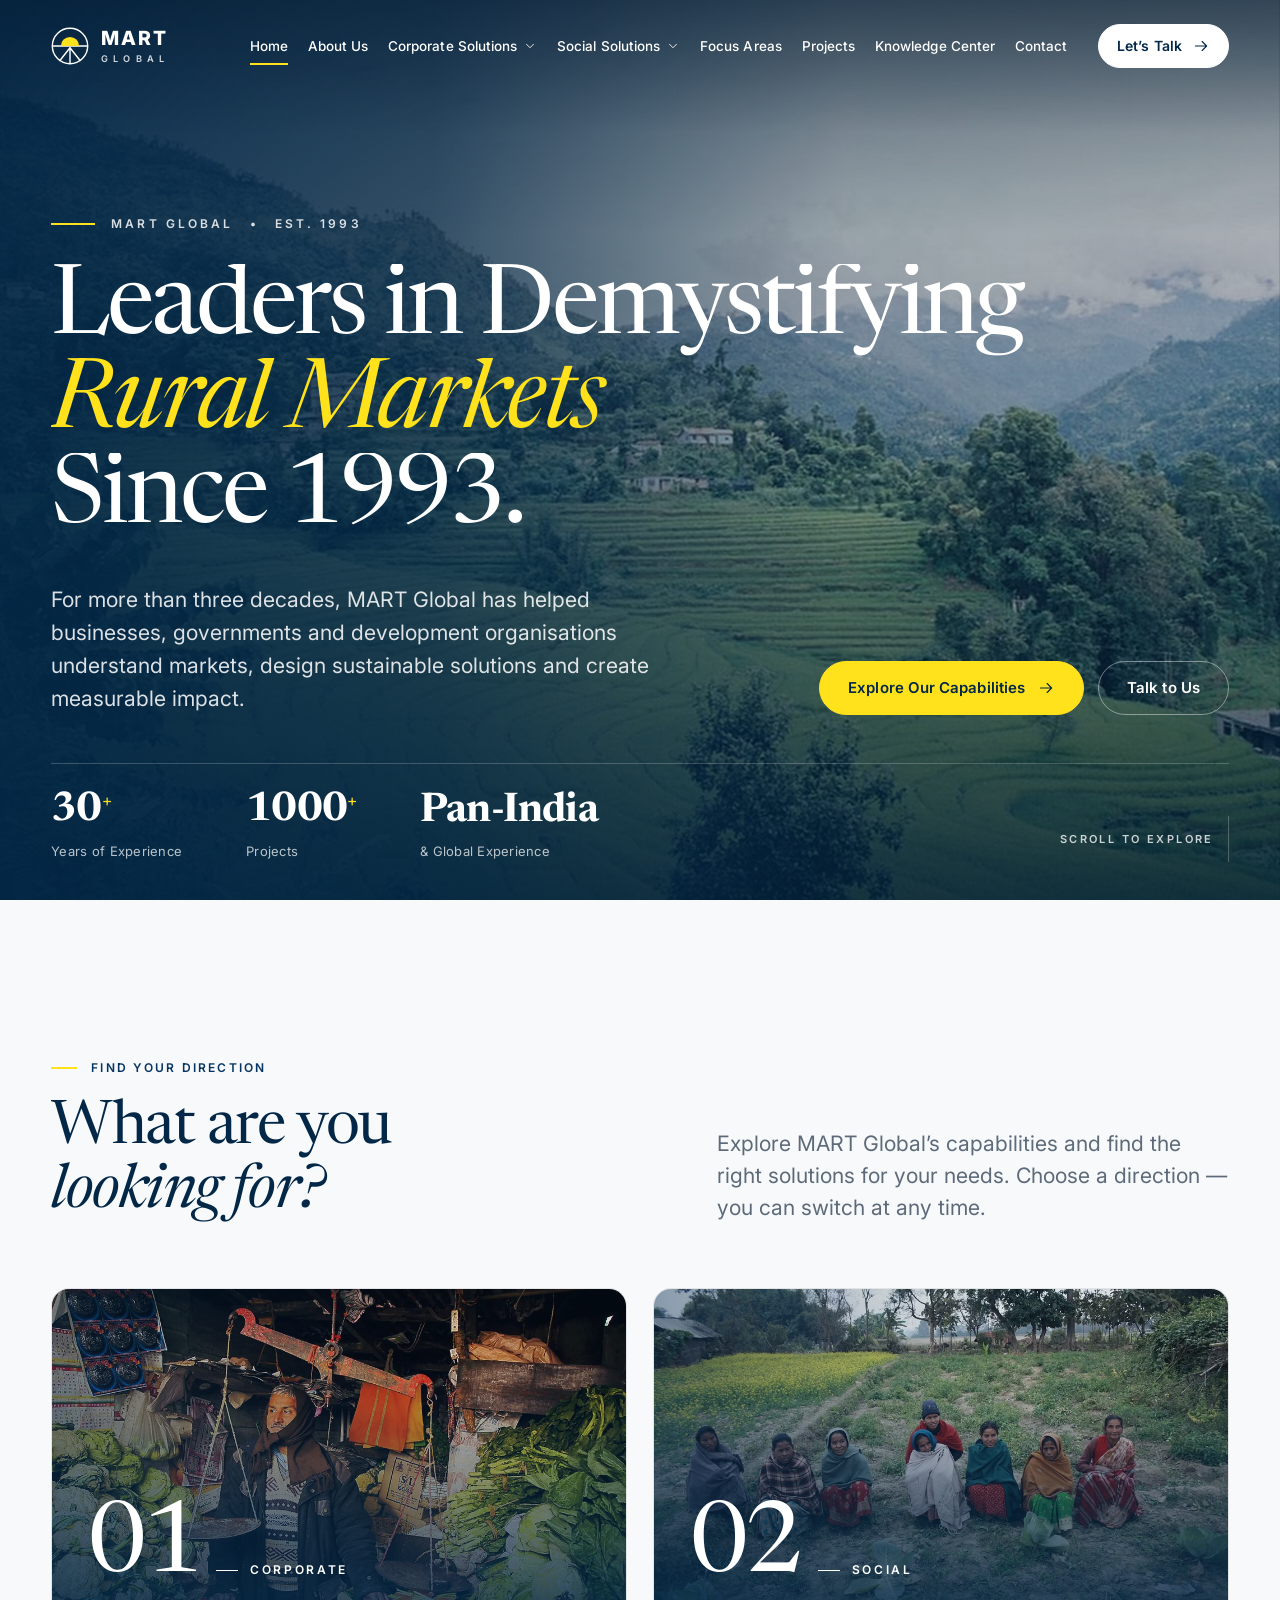
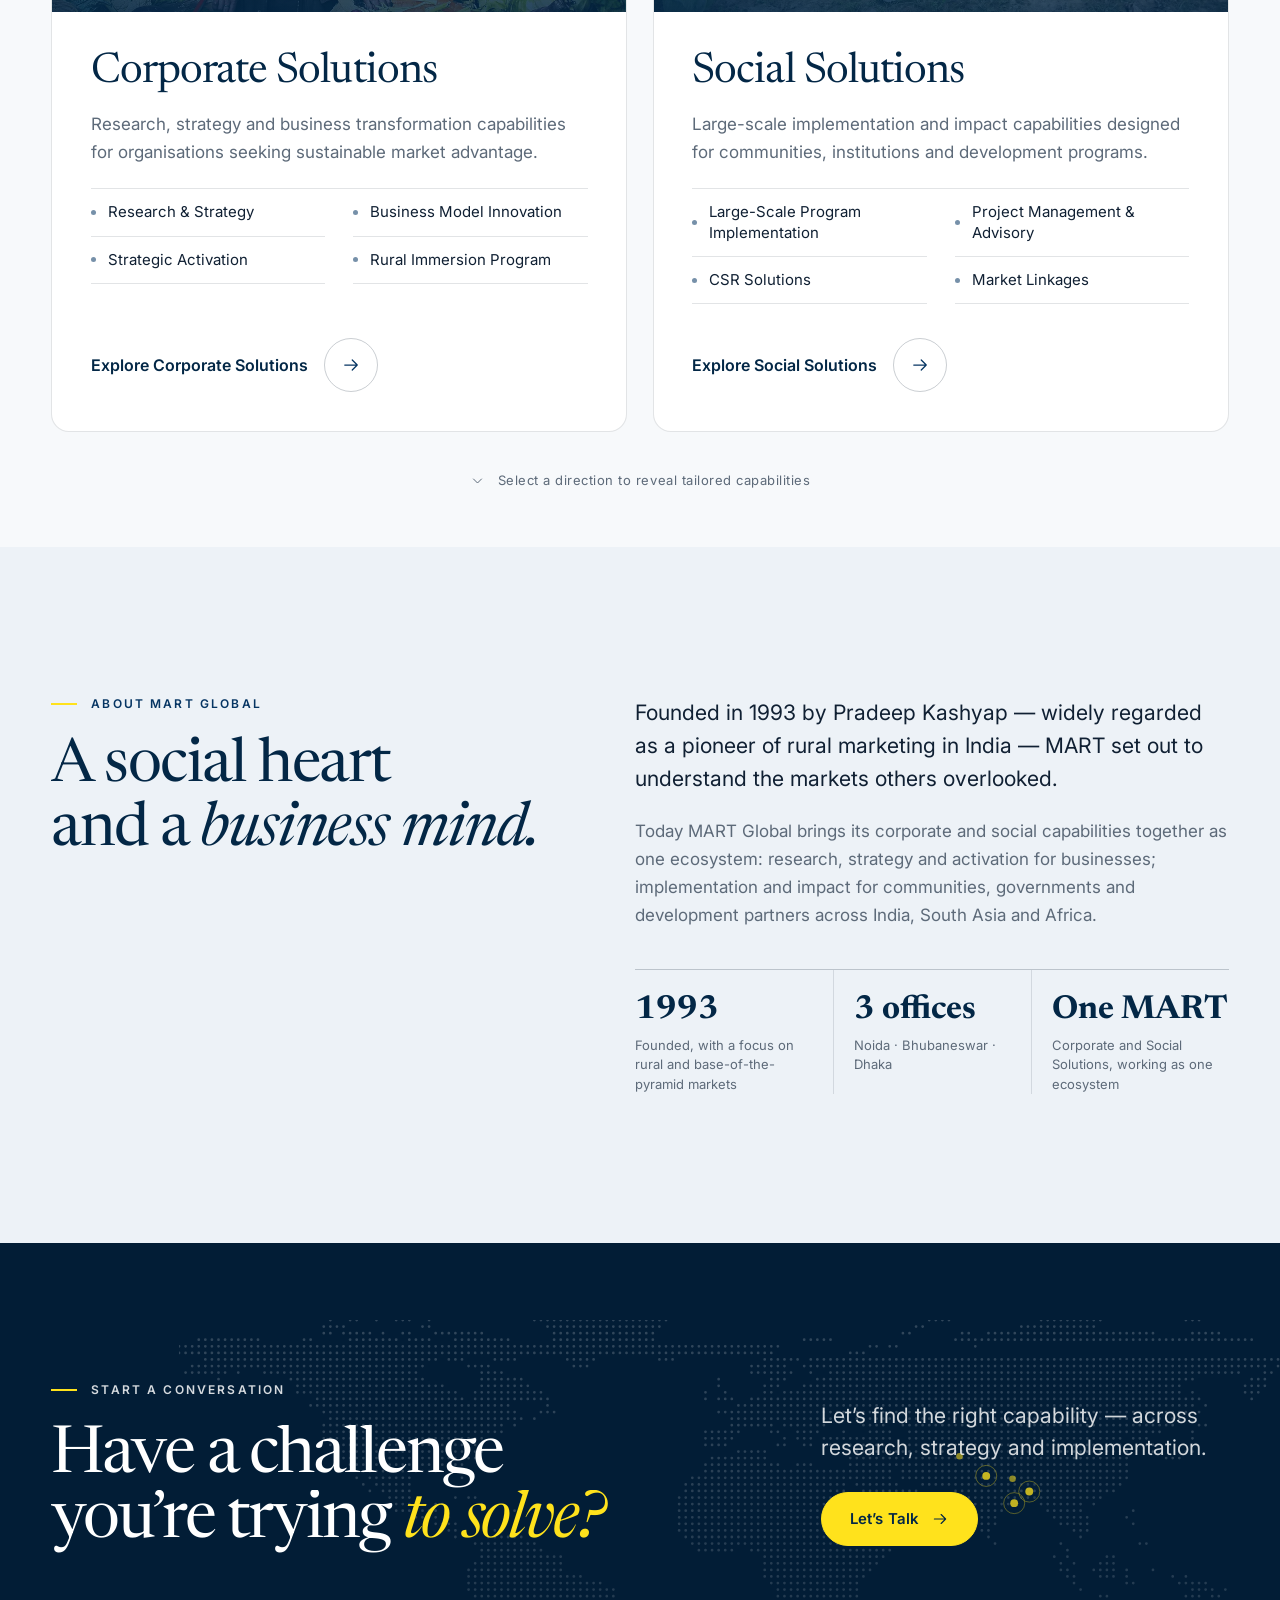
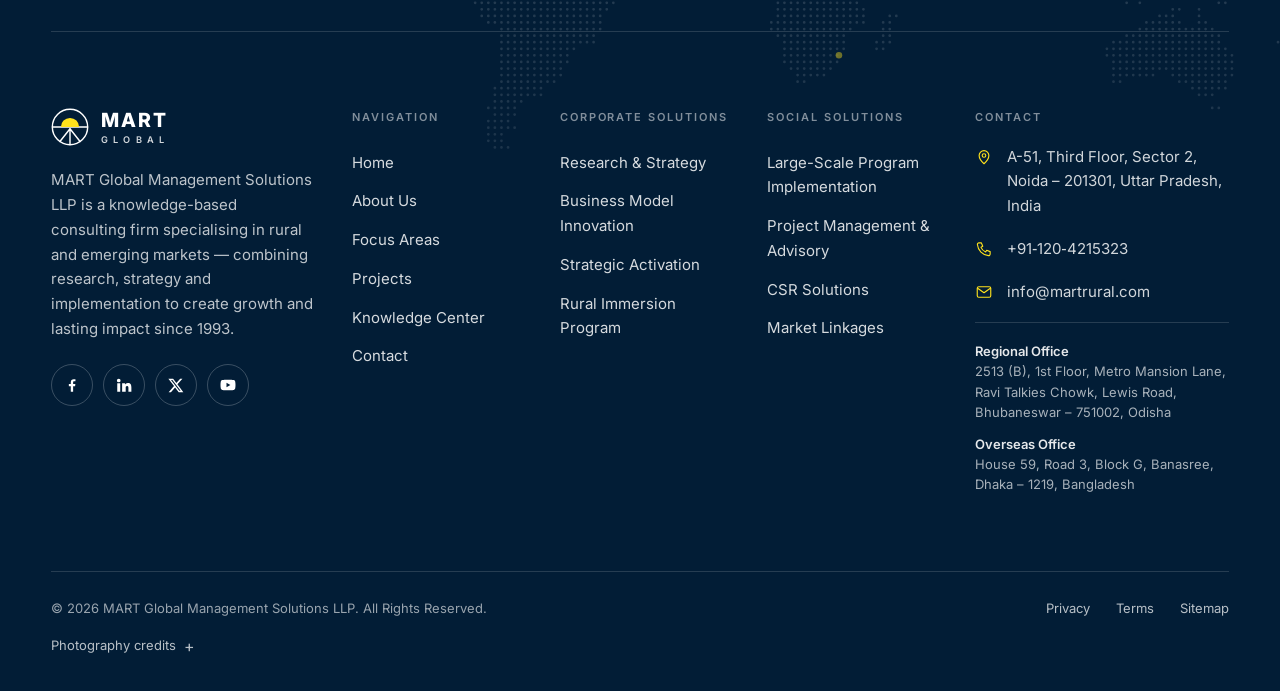
<file: index.html>
<!doctype html>
<html lang="en-IN">
<head>
  <meta charset="utf-8">
  <meta name="viewport" content="width=device-width, initial-scale=1, viewport-fit=cover">
  <title>MART Global — Leaders in Demystifying Rural Markets Since 1993</title>
  <meta name="description" content="MART Global Management Solutions LLP helps businesses, governments and development organisations understand rural and emerging markets, design sustainable solutions and create measurable impact.">
  <meta name="theme-color" content="#032746">
  <meta property="og:type" content="website">
  <meta property="og:site_name" content="MART Global Management Solutions LLP">
  <meta property="og:title" content="MART Global — Leaders in Demystifying Rural Markets Since 1993">
  <meta property="og:description" content="MART Global Management Solutions LLP helps businesses, governments and development organisations understand rural and emerging markets, design sustainable solutions and create measurable impact.">
  <meta property="og:image" content="assets/images/hero-rural-market.webp">
  <link rel="icon" href="assets/icons/favicon.svg" type="image/svg+xml">
  <script>
    document.documentElement.classList.add('js');
    // Font preloads only over http(s): file:// origins reject CORS preloads.
    if (/^https?:$/.test(location.protocol)) {
      ['newsreader-latin', 'inter-latin'].forEach(function (f) {
        var l = document.createElement('link');
        l.rel = 'preload'; l.as = 'font'; l.type = 'font/woff2'; l.crossOrigin = 'anonymous';
        l.href = 'assets/fonts/' + f + '.woff2';
        document.head.appendChild(l);
      });
    }
  </script>
  <link rel="stylesheet" href="assets/css/style.css">
  <noscript><style>.experience__panel[hidden] { display: block !important; } .hover-preview { display: none; }</style></noscript>
</head>
<body class="page-home" id="top">
<svg xmlns="http://www.w3.org/2000/svg" style="position:absolute;width:0;height:0;overflow:hidden" aria-hidden="true" focusable="false"><symbol id="i-arrow-right" viewBox="0 0 24 24" fill="none" stroke="currentColor" stroke-width="1.5" stroke-linecap="round" stroke-linejoin="round"><path d="M4.5 12h15M13.5 6l6 6-6 6"/></symbol><symbol id="i-arrow-up-right" viewBox="0 0 24 24" fill="none" stroke="currentColor" stroke-width="1.5" stroke-linecap="round" stroke-linejoin="round"><path d="M7 17 17 7M8.5 7H17v8.5"/></symbol><symbol id="i-chevron-down" viewBox="0 0 24 24" fill="none" stroke="currentColor" stroke-width="1.5" stroke-linecap="round" stroke-linejoin="round"><path d="m6 9 6 6 6-6"/></symbol><symbol id="i-plus" viewBox="0 0 24 24" fill="none" stroke="currentColor" stroke-width="1.5" stroke-linecap="round" stroke-linejoin="round"><path d="M12 5v14M5 12h14"/></symbol><symbol id="i-close" viewBox="0 0 24 24" fill="none" stroke="currentColor" stroke-width="1.5" stroke-linecap="round" stroke-linejoin="round"><path d="M6 6l12 12M18 6 6 18"/></symbol><symbol id="i-phone" viewBox="0 0 24 24" fill="none" stroke="currentColor" stroke-width="1.5" stroke-linecap="round" stroke-linejoin="round"><path d="M5.2 3.8h3.3l1.8 4.6-2.3 1.4a11.5 11.5 0 0 0 6.2 6.2l1.4-2.3 4.6 1.8v3.3a2 2 0 0 1-2.2 2A16.3 16.3 0 0 1 3.2 6a2 2 0 0 1 2-2.2Z"/></symbol><symbol id="i-mail" viewBox="0 0 24 24" fill="none" stroke="currentColor" stroke-width="1.5" stroke-linecap="round" stroke-linejoin="round"><rect x="3" y="5" width="18" height="14" rx="2"/><path d="m3.5 7 8.5 6 8.5-6"/></symbol><symbol id="i-map-pin" viewBox="0 0 24 24" fill="none" stroke="currentColor" stroke-width="1.5" stroke-linecap="round" stroke-linejoin="round"><path d="M12 21s-6.5-5.8-6.5-11a6.5 6.5 0 0 1 13 0c0 5.2-6.5 11-6.5 11Z"/><circle cx="12" cy="10" r="2.4"/></symbol><symbol id="i-globe" viewBox="0 0 24 24" fill="none" stroke="currentColor" stroke-width="1.5" stroke-linecap="round" stroke-linejoin="round"><circle cx="12" cy="12" r="9"/><path d="M3 12h18M12 3c2.5 2.6 3.8 5.6 3.8 9s-1.3 6.4-3.8 9c-2.5-2.6-3.8-5.6-3.8-9S9.5 5.6 12 3Z"/></symbol><symbol id="i-radar" viewBox="0 0 24 24" fill="none" stroke="currentColor" stroke-width="1.5" stroke-linecap="round" stroke-linejoin="round"><circle cx="12" cy="12" r="9"/><circle cx="12" cy="12" r="5"/><path d="m12 12 5.5-5.5"/><circle cx="12" cy="12" r="1.2"/></symbol><symbol id="i-institution" viewBox="0 0 24 24" fill="none" stroke="currentColor" stroke-width="1.5" stroke-linecap="round" stroke-linejoin="round"><path d="M3 9.5 12 4l9 5.5M5 10.5v7M9.7 10.5v7M14.3 10.5v7M19 10.5v7M3 20h18"/></symbol><symbol id="i-megaphone" viewBox="0 0 24 24" fill="none" stroke="currentColor" stroke-width="1.5" stroke-linecap="round" stroke-linejoin="round"><path d="M4 10.2v3.6c0 .6.4 1 1 1h2.2L13 19V5L7.2 9.2H5c-.6 0-1 .4-1 1Z"/><path d="M16.5 9.2a4 4 0 0 1 0 5.6M19 6.7a7.6 7.6 0 0 1 0 10.6"/></symbol><symbol id="i-flag" viewBox="0 0 24 24" fill="none" stroke="currentColor" stroke-width="1.5" stroke-linecap="round" stroke-linejoin="round"><path d="M5.5 21V3.8M5.5 4.5h11.8l-2.3 4 2.3 4H5.5"/></symbol><symbol id="i-sprout" viewBox="0 0 24 24" fill="none" stroke="currentColor" stroke-width="1.5" stroke-linecap="round" stroke-linejoin="round"><path d="M12 21v-8.5M12 12.5c0-4.3 3-7.3 8-7.3 0 5-3 7.3-8 7.3ZM12 14.5c0-3.1-2.6-5.4-7-5.4 0 3.9 2.6 5.4 7 5.4Z"/></symbol><symbol id="i-people" viewBox="0 0 24 24" fill="none" stroke="currentColor" stroke-width="1.5" stroke-linecap="round" stroke-linejoin="round"><circle cx="12" cy="7.5" r="2.6"/><circle cx="5.3" cy="9.6" r="2"/><circle cx="18.7" cy="9.6" r="2"/><path d="M7.8 19.5c0-2.4 1.9-4.3 4.2-4.3s4.2 1.9 4.2 4.3M2.3 18.5c0-1.9 1.4-3.4 3.1-3.4.9 0 1.7.4 2.3 1M21.7 18.5c0-1.9-1.4-3.4-3.1-3.4-.9 0-1.7.4-2.3 1"/></symbol><symbol id="i-woman-spark" viewBox="0 0 24 24" fill="none" stroke="currentColor" stroke-width="1.5" stroke-linecap="round" stroke-linejoin="round"><circle cx="10" cy="7.5" r="3.2"/><path d="M3.8 20.5c0-3.5 2.8-6.3 6.2-6.3s6.2 2.8 6.2 6.3M18.5 3.5v5M16 6h5"/></symbol><symbol id="i-cap" viewBox="0 0 24 24" fill="none" stroke="currentColor" stroke-width="1.5" stroke-linecap="round" stroke-linejoin="round"><path d="m2.5 9.2 9.5-4.7 9.5 4.7-9.5 4.7Z"/><path d="M6.3 11.2v4.6c0 1.6 2.6 3 5.7 3s5.7-1.4 5.7-3v-4.6M21.5 9.2v5.5"/></symbol><symbol id="i-wallet" viewBox="0 0 24 24" fill="none" stroke="currentColor" stroke-width="1.5" stroke-linecap="round" stroke-linejoin="round"><path d="M4 7.5V6.3C4 5 5 4 6.3 4h10.4M4 7.5h15a1 1 0 0 1 1 1V19a1 1 0 0 1-1 1H5a1 1 0 0 1-1-1V7.5Z"/><path d="M15.5 13.8h2"/></symbol><symbol id="i-tree" viewBox="0 0 24 24" fill="none" stroke="currentColor" stroke-width="1.5" stroke-linecap="round" stroke-linejoin="round"><path d="M5.5 18.5C5.5 10.6 11.3 4.8 19.5 4.5c-.3 8.2-6.1 14-14 14Z"/><path d="M5.5 18.5 14 10M4 20l1.5-1.5"/></symbol><symbol id="i-mobile" viewBox="0 0 24 24" fill="none" stroke="currentColor" stroke-width="1.5" stroke-linecap="round" stroke-linejoin="round"><rect x="6.8" y="2.8" width="10.4" height="18.4" rx="2.2"/><path d="M10.8 18h2.4"/></symbol><symbol id="i-stall" viewBox="0 0 24 24" fill="none" stroke="currentColor" stroke-width="1.5" stroke-linecap="round" stroke-linejoin="round"><path d="M3.5 9 5.4 4h13.2l1.9 5M3.5 9h17c0 1.7-1.3 3-2.8 3s-2.9-1.3-2.9-3c0 1.7-1.3 3-2.8 3S9.2 10.7 9.2 9c0 1.7-1.3 3-2.9 3S3.5 10.7 3.5 9ZM5.2 12v8.5h13.6V12M10 20.5v-4.5h4v4.5"/></symbol><symbol id="i-handshake" viewBox="0 0 24 24" fill="none" stroke="currentColor" stroke-width="1.5" stroke-linecap="round" stroke-linejoin="round"><path d="m2.5 11 3.6-3.6 3.4 1.2 2-1.6c.8-.6 1.9-.6 2.7 0l3.2 2.6 2.6-.4M2.5 11l2 2M21.5 10.6l-2.3 2.7M7 13.5l3.1 3a1.3 1.3 0 0 0 1.9-1.9M9.2 12.2l3.9 3.7a1.3 1.3 0 0 0 1.9-1.8l-2.6-2.6M12.3 11.4l2.9 2.8a1.3 1.3 0 0 0 1.9-1.8L14 9.3"/></symbol><symbol id="i-chart" viewBox="0 0 24 24" fill="none" stroke="currentColor" stroke-width="1.5" stroke-linecap="round" stroke-linejoin="round"><path d="M4 20V4M4 20h16M8 16v-4M12 16V8M16 16v-6"/></symbol><symbol id="i-target" viewBox="0 0 24 24" fill="none" stroke="currentColor" stroke-width="1.5" stroke-linecap="round" stroke-linejoin="round"><circle cx="12" cy="12" r="8.5"/><circle cx="12" cy="12" r="4.5"/><circle cx="12" cy="12" r="1"/></symbol><symbol id="i-spark" viewBox="0 0 24 24" fill="none" stroke="currentColor" stroke-width="1.5" stroke-linecap="round" stroke-linejoin="round"><path d="M12 3v4M12 17v4M3 12h4M17 12h4M5.6 5.6l2.8 2.8M15.6 15.6l2.8 2.8M5.6 18.4l2.8-2.8M15.6 8.4l2.8-2.8"/></symbol><symbol id="i-linkedin" viewBox="0 0 24 24" fill="currentColor"><path d="M4.98 3.5a2.48 2.48 0 1 1 0 4.96 2.48 2.48 0 0 1 0-4.96ZM3 9.75h3.96V21H3V9.75Zm6.5 0h3.8v1.54h.05c.53-1 1.82-2.05 3.75-2.05 4 0 4.74 2.63 4.74 6.06V21h-3.95v-5.06c0-1.2-.02-2.76-1.68-2.76-1.68 0-1.94 1.31-1.94 2.67V21H9.5V9.75Z"/></symbol><symbol id="i-facebook" viewBox="0 0 24 24" fill="currentColor"><path d="M13.5 21v-7.5h2.6l.4-3h-3V8.6c0-.87.25-1.46 1.5-1.46h1.6V4.46A21 21 0 0 0 14.27 4.3c-2.3 0-3.87 1.4-3.87 3.98v2.22H7.8v3h2.6V21h3.1Z"/></symbol><symbol id="i-x" viewBox="0 0 24 24" fill="currentColor"><path d="M17.53 3.5h3.07l-6.7 7.66 7.88 10.34h-6.17l-4.83-6.32-5.53 6.32H2.18l7.17-8.2L1.8 3.5h6.33l4.37 5.78 5.03-5.78Zm-1.08 16.18h1.7L7.18 5.22H5.35l11.1 14.46Z"/></symbol><symbol id="i-youtube" viewBox="0 0 24 24" fill="currentColor"><path d="M21.6 7.2a2.5 2.5 0 0 0-1.76-1.77C18.3 5 12 5 12 5s-6.3 0-7.84.43A2.5 2.5 0 0 0 2.4 7.2 26 26 0 0 0 2 12a26 26 0 0 0 .4 4.8 2.5 2.5 0 0 0 1.76 1.77C5.7 19 12 19 12 19s6.3 0 7.84-.43a2.5 2.5 0 0 0 1.76-1.77A26 26 0 0 0 22 12a26 26 0 0 0-.4-4.8ZM10 15V9l5.2 3L10 15Z"/></symbol><symbol id="i-instagram" viewBox="0 0 24 24" fill="none" stroke="currentColor" stroke-width="1.6" stroke-linecap="round" stroke-linejoin="round"><rect x="3.5" y="3.5" width="17" height="17" rx="5"/><circle cx="12" cy="12" r="4"/><circle cx="17.3" cy="6.7" r=".6" fill="currentColor"/></symbol></svg>
<a class="skip-link" href="#main">Skip to content</a>
<header class="site-header" data-header>
  <div class="container header__inner">
    <a class="brand" href="index.html" aria-label="MART Global — home">
      <svg class="brand__mark" viewBox="0 0 40 40" aria-hidden="true" focusable="false">
        <g fill="none" stroke="currentColor" stroke-width="1.5" stroke-linecap="round">
          <circle cx="20" cy="20" r="18.6"/>
          <path d="M1.6 20h36.8M20 21.8 9.4 35.2M20 21.8v16.6M20 21.8l10.6 13.4"/>
        </g>
        <path d="M10.4 20a9.6 9.6 0 0 1 19.2 0Z" fill="#FFE21C"/>
      </svg>
      <span class="brand__word"><span class="brand__name">MART</span><span class="brand__sub">Global</span></span>
    </a>

    <nav class="primary-nav" aria-label="Primary">
      <ul class="nav-list">
        <li><a class="nav-link" href="#top" aria-current="page">Home</a></li>
        <li><a class="nav-link" href="index.html#about">About Us</a></li>
        <li>
          <button class="nav-link" type="button" aria-expanded="false" aria-controls="mega-corporate" data-mega-trigger>
            Corporate Solutions <svg class="chev" aria-hidden="true" focusable="false"><use href="#i-chevron-down"></use></svg>
          </button>
        </li>
        <li>
          <button class="nav-link" type="button" aria-expanded="false" aria-controls="mega-social" data-mega-trigger>
            Social Solutions <svg class="chev" aria-hidden="true" focusable="false"><use href="#i-chevron-down"></use></svg>
          </button>
        </li>
        <li><a class="nav-link" href="index.html#focus">Focus Areas</a></li>
        <li><a class="nav-link" href="index.html#projects">Projects</a></li>
        <li><a class="nav-link" href="#" data-soon="The Knowledge Center is planned for the next design phase.">Knowledge Center</a></li>
        <li><a class="nav-link" href="#contact">Contact</a></li>
      </ul>
    </nav>

    <a class="btn btn--sm header__cta" href="#contact">Let’s Talk <svg class="icon" aria-hidden="true" focusable="false"><use href="#i-arrow-right"></use></svg></a>

    <button class="menu-toggle" type="button" aria-expanded="false" aria-controls="mobile-menu" data-menu-toggle>
      <span class="menu-toggle__label" data-menu-label>Menu</span>
      <span class="menu-toggle__box" aria-hidden="true"><span></span><span></span></span>
    </button>
  </div>

  <!-- Corporate mega menu -->
  <div class="mega" id="mega-corporate" data-mega inert>
    <div class="container mega__inner">
      <div class="mega__intro">
        <p class="eyebrow stagger-item" style="--i:0">Corporate Solutions</p>
        <p class="mega__title stagger-item" style="--i:1">Insight, strategy and activation for emerging markets.</p>
        <p class="mega__text stagger-item" style="--i:2">Research, strategy and business transformation capabilities for organisations seeking sustainable market advantage.</p>
        <a class="link-arrow stagger-item" style="--i:3" href="index.html#corporate">Explore Corporate Solutions <svg class="icon" aria-hidden="true" focusable="false"><use href="#i-arrow-right"></use></svg></a>
      </div>
      <ul class="mega__services">
        <li class="stagger-item" style="--i:1">
          <a class="mega-item" href="research-strategy.html" >
            <span class="mega-item__num">01</span>
            <span><span class="mega-item__title">Research &amp; Strategy</span><span class="mega-item__desc">Market intelligence, consumer insight and strategic direction.</span></span>
            <span class="mega-item__arrow"><svg class="icon" aria-hidden="true" focusable="false"><use href="#i-arrow-right"></use></svg></span>
          </a>
        </li>
        <li class="stagger-item" style="--i:2">
          <a class="mega-item" href="#" data-soon>
            <span class="mega-item__num">02</span>
            <span><span class="mega-item__title">Business Model Innovation</span><span class="mega-item__desc">Viable models for emerging and base-of-the-pyramid markets.</span></span>
            <span class="mega-item__arrow"><svg class="icon" aria-hidden="true" focusable="false"><use href="#i-arrow-right"></use></svg></span>
          </a>
        </li>
        <li class="stagger-item" style="--i:3">
          <a class="mega-item" href="#" data-soon>
            <span class="mega-item__num">03</span>
            <span><span class="mega-item__title">Strategic Activation</span><span class="mega-item__desc">Taking strategy to market through pilots and on-ground execution.</span></span>
            <span class="mega-item__arrow"><svg class="icon" aria-hidden="true" focusable="false"><use href="#i-arrow-right"></use></svg></span>
          </a>
        </li>
        <li class="stagger-item" style="--i:4">
          <a class="mega-item" href="#" data-soon>
            <span class="mega-item__num">04</span>
            <span><span class="mega-item__title">Rural Immersion Program</span><span class="mega-item__desc">Field immersions that bring leadership face to face with rural India.</span></span>
            <span class="mega-item__arrow"><svg class="icon" aria-hidden="true" focusable="false"><use href="#i-arrow-right"></use></svg></span>
          </a>
        </li>
      </ul>
      <div class="mega__aside">
        <div class="stagger-item" style="--i:2">
          <p class="mega__label">Explore More</p>
          <div class="mega__links">
            <a href="index.html#focus">Focus Areas <svg class="icon" aria-hidden="true" focusable="false"><use href="#i-arrow-right"></use></svg></a>
            <a href="index.html#projects">Projects <svg class="icon" aria-hidden="true" focusable="false"><use href="#i-arrow-right"></use></svg></a>
            <a href="index.html#social">Social Solutions <svg class="icon" aria-hidden="true" focusable="false"><use href="#i-arrow-right"></use></svg></a>
          </div>
        </div>
        <a class="mega__feature stagger-item" style="--i:4" href="research-strategy.html">
          <img src="assets/images/research-field-sm.webp" alt="" width="960" height="638" loading="lazy" decoding="async">
          <span>Research &amp; Strategy <svg class="icon" aria-hidden="true" focusable="false"><use href="#i-arrow-right"></use></svg></span>
        </a>
      </div>
    </div>
  </div>

  <!-- Social mega menu -->
  <div class="mega" id="mega-social" data-mega inert>
    <div class="container mega__inner">
      <div class="mega__intro">
        <p class="eyebrow stagger-item" style="--i:0">Social Solutions</p>
        <p class="mega__title stagger-item" style="--i:1">Implementation and impact, at scale.</p>
        <p class="mega__text stagger-item" style="--i:2">Large-scale implementation and impact capabilities designed for communities, institutions and development programs.</p>
        <a class="link-arrow stagger-item" style="--i:3" href="index.html#social">Explore Social Solutions <svg class="icon" aria-hidden="true" focusable="false"><use href="#i-arrow-right"></use></svg></a>
      </div>
      <ul class="mega__services">
        <li class="stagger-item" style="--i:1">
          <a class="mega-item" href="large-scale-program-implementation.html" >
            <span class="mega-item__num">01</span>
            <span><span class="mega-item__title">Large-Scale Program Implementation</span><span class="mega-item__desc">Complex programs delivered with communities and institutions.</span></span>
            <span class="mega-item__arrow"><svg class="icon" aria-hidden="true" focusable="false"><use href="#i-arrow-right"></use></svg></span>
          </a>
        </li>
        <li class="stagger-item" style="--i:2">
          <a class="mega-item" href="#" data-soon>
            <span class="mega-item__num">02</span>
            <span><span class="mega-item__title">Project Management &amp; Advisory</span><span class="mega-item__desc">Program design, management support and monitoring.</span></span>
            <span class="mega-item__arrow"><svg class="icon" aria-hidden="true" focusable="false"><use href="#i-arrow-right"></use></svg></span>
          </a>
        </li>
        <li class="stagger-item" style="--i:3">
          <a class="mega-item" href="#" data-soon>
            <span class="mega-item__num">03</span>
            <span><span class="mega-item__title">CSR Solutions</span><span class="mega-item__desc">Strategy, implementation and impact assessment for CSR.</span></span>
            <span class="mega-item__arrow"><svg class="icon" aria-hidden="true" focusable="false"><use href="#i-arrow-right"></use></svg></span>
          </a>
        </li>
        <li class="stagger-item" style="--i:4">
          <a class="mega-item" href="#" data-soon>
            <span class="mega-item__num">04</span>
            <span><span class="mega-item__title">Market Linkages</span><span class="mega-item__desc">Connecting producers and rural enterprises to markets.</span></span>
            <span class="mega-item__arrow"><svg class="icon" aria-hidden="true" focusable="false"><use href="#i-arrow-right"></use></svg></span>
          </a>
        </li>
      </ul>
      <div class="mega__aside">
        <div class="stagger-item" style="--i:2">
          <p class="mega__label">Explore More</p>
          <div class="mega__links">
            <a href="index.html#focus">Focus Areas <svg class="icon" aria-hidden="true" focusable="false"><use href="#i-arrow-right"></use></svg></a>
            <a href="index.html#projects">Projects <svg class="icon" aria-hidden="true" focusable="false"><use href="#i-arrow-right"></use></svg></a>
            <a href="index.html#corporate">Corporate Solutions <svg class="icon" aria-hidden="true" focusable="false"><use href="#i-arrow-right"></use></svg></a>
          </div>
        </div>
        <a class="mega__feature stagger-item" style="--i:4" href="large-scale-program-implementation.html">
          <img src="assets/images/program-community-sm.webp" alt="" width="960" height="720" loading="lazy" decoding="async">
          <span>Large-Scale Program Implementation <svg class="icon" aria-hidden="true" focusable="false"><use href="#i-arrow-right"></use></svg></span>
        </a>
      </div>
    </div>
  </div>
</header>
<div class="mega-scrim" data-mega-scrim aria-hidden="true"></div>

<!-- Full-screen mobile menu -->
<div class="mobile-menu" id="mobile-menu" data-mobile-menu inert role="dialog" aria-modal="true" aria-label="Site menu">
  <nav aria-label="Mobile">
    <ul class="mobile-menu__list">
      <li style="--i:0"><a class="m-link" href="#top" aria-current="page">Home</a></li>
      <li style="--i:1"><a class="m-link" href="index.html#about">About Us</a></li>
      <li style="--i:2">
        <button class="m-link" type="button" aria-expanded="false" aria-controls="m-corporate" data-m-acc>Corporate Solutions <span class="m-link__icon" aria-hidden="true"></span></button>
        <div class="m-acc__panel" id="m-corporate" inert>
          <div class="m-acc__inner">
            <ul>
              <li><a class="m-sub" href="research-strategy.html" ><span>01</span>Research &amp; Strategy</a></li>
              <li><a class="m-sub" href="#" data-soon><span>02</span>Business Model Innovation</a></li>
              <li><a class="m-sub" href="#" data-soon><span>03</span>Strategic Activation</a></li>
              <li><a class="m-sub" href="#" data-soon><span>04</span>Rural Immersion Program</a></li>
              <li><a class="m-sub" href="index.html#corporate"><span>→</span>Explore Corporate Solutions</a></li>
            </ul>
          </div>
        </div>
      </li>
      <li style="--i:3">
        <button class="m-link" type="button" aria-expanded="false" aria-controls="m-social" data-m-acc>Social Solutions <span class="m-link__icon" aria-hidden="true"></span></button>
        <div class="m-acc__panel" id="m-social" inert>
          <div class="m-acc__inner">
            <ul>
              <li><a class="m-sub" href="large-scale-program-implementation.html" ><span>01</span>Large-Scale Program Implementation</a></li>
              <li><a class="m-sub" href="#" data-soon><span>02</span>Project Management &amp; Advisory</a></li>
              <li><a class="m-sub" href="#" data-soon><span>03</span>CSR Solutions</a></li>
              <li><a class="m-sub" href="#" data-soon><span>04</span>Market Linkages</a></li>
              <li><a class="m-sub" href="index.html#social"><span>→</span>Explore Social Solutions</a></li>
            </ul>
          </div>
        </div>
      </li>
      <li style="--i:4"><a class="m-link" href="index.html#focus">Focus Areas</a></li>
      <li style="--i:5"><a class="m-link" href="index.html#projects">Projects</a></li>
      <li style="--i:6"><a class="m-link" href="#" data-soon="The Knowledge Center is planned for the next design phase.">Knowledge Center</a></li>
      <li style="--i:7"><a class="m-link" href="#contact">Contact</a></li>
    </ul>
  </nav>
  <div class="mobile-menu__foot">
    <a class="btn btn--yellow" href="#contact">Let’s Talk <svg class="icon" aria-hidden="true" focusable="false"><use href="#i-arrow-right"></use></svg></a>
    <div class="mobile-menu__contact">
      <a href="tel:+911204215323">+91&#8209;120&#8209;4215323</a>
      <a href="mailto:info@martrural.com">info@martrural.com</a>
      <span>A-51, Third Floor, Sector 2, Noida – 201301</span>
    </div>
  </div>
</div>
<main id="main">

  <!-- ============================== HERO ============================== -->
  <section class="hero" data-hero aria-labelledby="hero-title">
    <div class="hero__media" data-parallax data-parallax-speed="0.14">
      <picture><source type="image/avif" srcset="assets/images/hero-rural-market-sm.avif 960w, assets/images/hero-rural-market.avif 1920w" sizes="100vw"><img src="assets/images/hero-rural-market.webp" srcset="assets/images/hero-rural-market-sm.webp 960w, assets/images/hero-rural-market.webp 1920w" sizes="100vw" alt="Terraced rice fields in a green Himalayan valley in Sikkim" width="1920" height="1286" decoding="async" fetchpriority="high"></picture>
    </div>
    <div class="hero__overlay" aria-hidden="true"></div>
    <div class="container hero__inner">
      <p class="hero__kicker hero-in" style="--d:120ms">MART Global <span aria-hidden="true">•</span> Est. 1993</p>
      <h1 class="hero__title hero-lines" id="hero-title" style="--d:160ms">
        <span class="line" style="--l:0"><span>Leaders in Demystifying</span></span>
        <span class="line" style="--l:1"><span><em>Rural Markets</em></span></span>
        <span class="line" style="--l:2"><span>Since 1993.</span></span>
      </h1>
      <div class="hero__row">
        <p class="hero__lead hero-in" style="--d:560ms">For more than three decades, MART Global has helped businesses, governments and development organisations understand markets, design sustainable solutions and create measurable impact.</p>
        <div class="hero__actions hero-in" style="--d:680ms">
          <a class="btn btn--yellow" href="#explore">Explore Our Capabilities <svg class="icon" aria-hidden="true" focusable="false"><use href="#i-arrow-right"></use></svg></a>
          <a class="btn btn--ghost" href="#contact">Talk to Us</a>
        </div>
      </div>
      <div class="hero__metrics hero-in" style="--d:820ms">
        <p class="metric"><strong class="metric__value num">30<sup>+</sup></strong><span class="metric__label">Years of Experience</span></p>
        <p class="metric"><strong class="metric__value num">1000<sup>+</sup></strong><span class="metric__label">Projects</span></p>
        <p class="metric"><strong class="metric__value">Pan-India</strong><span class="metric__label">&amp; Global Experience</span></p>
        <a class="hero__scroll" href="#explore">Scroll to explore <span class="hero__scroll-line" aria-hidden="true"></span></a>
      </div>
    </div>
  </section>

  <!-- ============================ SELECTOR ============================ -->
  <section class="selector" id="explore" data-selector-section aria-labelledby="selector-title">
    <div class="container">
      <div class="selector__head">
        <div>
          <p class="eyebrow reveal-up">Find your direction</p>
          <h2 class="h2 reveal-lines" id="selector-title">
            <span class="line"><span>What are you</span></span>
            <span class="line" style="--l:1"><span><em>looking for?</em></span></span>
          </h2>
        </div>
        <p class="selector__lead reveal-up" style="--delay:120ms">Explore MART Global’s capabilities and find the right solutions for your needs. Choose a direction — you can switch at any time.</p>
      </div>

      <div class="selector__grid stagger-group" data-selector>
        <article class="choice reveal-up" data-choice="corporate" aria-labelledby="choice-corporate-title">
          <div class="choice__media">
            <img src="assets/images/corporate-research.webp" alt="A vegetable trader weighing produce at a market stall in Darjeeling" width="1024" height="768" loading="lazy" decoding="async" class="fade-in">
            <div class="choice__marker" aria-hidden="true"><span class="choice__num">01</span><span class="choice__label">Corporate</span></div>
            <span class="choice__status" aria-hidden="true">Currently exploring</span>
          </div>
          <div class="choice__body">
            <h3 class="choice__title" id="choice-corporate-title">Corporate Solutions</h3>
            <p class="choice__desc">Research, strategy and business transformation capabilities for organisations seeking sustainable market advantage.</p>
            <ul class="choice__list">
              <li>Research &amp; Strategy</li>
              <li>Business Model Innovation</li>
              <li>Strategic Activation</li>
              <li>Rural Immersion Program</li>
            </ul>
            <button class="choice__cta" type="button" data-select="corporate" aria-pressed="false" aria-controls="experience">
              Explore Corporate Solutions <span class="arrow-circle" aria-hidden="true"><svg class="icon" aria-hidden="true" focusable="false"><use href="#i-arrow-right"></use></svg></span>
            </button>
          </div>
        </article>

        <article class="choice reveal-up" data-choice="social" aria-labelledby="choice-social-title">
          <div class="choice__media">
            <img src="assets/images/social-community.webp" alt="Women farmers seated together in a field during a community meeting in Nepal’s Terai" width="1024" height="683" loading="lazy" decoding="async" class="fade-in">
            <div class="choice__marker" aria-hidden="true"><span class="choice__num">02</span><span class="choice__label">Social</span></div>
            <span class="choice__status" aria-hidden="true">Currently exploring</span>
          </div>
          <div class="choice__body">
            <h3 class="choice__title" id="choice-social-title">Social Solutions</h3>
            <p class="choice__desc">Large-scale implementation and impact capabilities designed for communities, institutions and development programs.</p>
            <ul class="choice__list">
              <li>Large-Scale Program Implementation</li>
              <li>Project Management &amp; Advisory</li>
              <li>CSR Solutions</li>
              <li>Market Linkages</li>
            </ul>
            <button class="choice__cta" type="button" data-select="social" aria-pressed="false" aria-controls="experience">
              Explore Social Solutions <span class="arrow-circle" aria-hidden="true"><svg class="icon" aria-hidden="true" focusable="false"><use href="#i-arrow-right"></use></svg></span>
            </button>
          </div>
        </article>
      </div>
    </div>
    <div class="container selector__foot">
      <span class="selector__connector" data-connector aria-hidden="true"></span>
      <p class="selector__hint"><svg class="icon" aria-hidden="true" focusable="false"><use href="#i-chevron-down"></use></svg> Select a direction to reveal tailored capabilities</p>
    </div>
  </section>

  <!-- ======================= DYNAMIC EXPERIENCE ======================= -->
  <div class="experience" id="experience" data-experience-root tabindex="-1">
    <p class="visually-hidden" aria-live="polite" data-experience-status></p>

    <!-- ===================== CORPORATE EXPERIENCE ===================== -->
    <div class="experience__panel" id="exp-corporate" data-panel="corporate" hidden>

      <section class="section xp-intro" aria-labelledby="corp-intro-title">
        <div class="container xp-intro__grid">
          <div class="xp-intro__head">
            <p class="eyebrow reveal-up">Corporate Solutions</p>
            <h2 class="h2 xp-intro__title reveal-lines" id="corp-intro-title" tabindex="-1" data-experience-heading>
              <span class="line"><span>From Market Understanding</span></span>
              <span class="line" style="--l:1"><span><em>to Business Advantage.</em></span></span>
            </h2>
          </div>
          <div class="xp-intro__text">
            <p class="lead reveal-up" style="--delay:150ms">MART Global helps organisations understand markets, identify opportunities, build sustainable models and activate strategies across complex and emerging markets.</p>
            <ol class="xp-points stagger-group">
              <li class="reveal-up"><span class="xp-points__num">01</span><strong>Consumer &amp; market insight</strong><span>Evidence from villages, haats, households and retailers.</span></li>
              <li class="reveal-up"><span class="xp-points__num">02</span><strong>Strategy &amp; business models</strong><span>Choices grounded in how emerging markets really work.</span></li>
              <li class="reveal-up"><span class="xp-points__num">03</span><strong>Activation on the ground</strong><span>Pilots, roll-outs and immersions that move markets.</span></li>
            </ol>
          </div>
          <figure class="collage">
            <div class="collage__main reveal-mask" data-dir="right" style="--delay:160ms">
              <img src="assets/images/corporate-market.webp" alt="Sacks of grain, spices and produce lining a busy market street in Bangalore" width="1024" height="768" loading="lazy" decoding="async" class="fade-in">
            </div>
            <div class="collage__inset reveal-mask" style="--delay:380ms">
              <img src="assets/images/research-session.webp" alt="Village farmers seated on the ground during an information session near Kurnool" width="1024" height="620" loading="lazy" decoding="async" class="fade-in">
            </div>
            <div class="collage__badge reveal-up" style="--delay:420ms"><strong>1993</strong><span>Pioneering rural insight</span></div>
            <figcaption class="collage__caption reveal" style="--delay:500ms">Market insight begins in the field — with retailers, households and the weekly haat.</figcaption>
          </figure>
        </div>
      </section>

      <section class="section section--flush-top" id="corporate-services" aria-labelledby="corp-services-title">
        <div class="container">
          <div class="section-head section-head--split">
            <div>
              <p class="eyebrow reveal-up">Our Capabilities</p>
              <h2 class="h2 reveal-lines" id="corp-services-title">
                <span class="line"><span>Four ways we build</span></span>
                <span class="line" style="--l:1"><span><em>market advantage.</em></span></span>
              </h2>
            </div>
            <div class="section-head__aside reveal-up">
              <p class="muted measure-narrow">Each capability stands on its own — and each connects to the next, from the first field interview to a strategy in market.</p>
            </div>
          </div>
          <ul class="service-rows stagger-group" data-hover-preview>
            <li class="reveal-up">
              <a class="service-row__link" href="research-strategy.html" data-preview="assets/images/research-field-sm.webp">
                <span class="service-row__num">01</span>
                <span class="service-row__title">Research &amp; Strategy</span>
                <span class="service-row__desc">Market intelligence, consumer insight and strategic direction for confident decisions in complex markets.</span>
                <span class="arrow-circle" aria-hidden="true"><svg class="icon" aria-hidden="true" focusable="false"><use href="#i-arrow-right"></use></svg></span>
              </a>
            </li>
            <li class="reveal-up">
              <a class="service-row__link" href="#" data-soon data-preview="assets/images/corporate-innovation.webp">
                <span class="service-row__num">02</span>
                <span class="service-row__title">Business Model Innovation</span>
                <span class="service-row__desc">Commercially viable models, offers and channels designed for emerging and base-of-the-pyramid markets.</span>
                <span class="arrow-circle" aria-hidden="true"><svg class="icon" aria-hidden="true" focusable="false"><use href="#i-arrow-right"></use></svg></span>
              </a>
            </li>
            <li class="reveal-up">
              <a class="service-row__link" href="#" data-soon data-preview="assets/images/corporate-activation.webp">
                <span class="service-row__num">03</span>
                <span class="service-row__title">Strategic Activation</span>
                <span class="service-row__desc">Taking strategy to market through pilots, rural activation and disciplined on-ground execution.</span>
                <span class="arrow-circle" aria-hidden="true"><svg class="icon" aria-hidden="true" focusable="false"><use href="#i-arrow-right"></use></svg></span>
              </a>
            </li>
            <li class="reveal-up">
              <a class="service-row__link" href="#" data-soon data-preview="assets/images/corporate-immersion.webp">
                <span class="service-row__num">04</span>
                <span class="service-row__title">Rural Immersion Program</span>
                <span class="service-row__desc">Structured field immersions that put leadership teams face to face with rural consumers and communities.</span>
                <span class="arrow-circle" aria-hidden="true"><svg class="icon" aria-hidden="true" focusable="false"><use href="#i-arrow-right"></use></svg></span>
              </a>
            </li>
          </ul>
        </div>
      </section>

      <section class="section section--navy journey" aria-labelledby="journey-title">
        <div class="container">
          <div class="journey__head">
            <div>
              <p class="eyebrow eyebrow--light reveal-up">The Strategic Journey</p>
              <h2 class="h2 reveal-lines" id="journey-title">
                <span class="line"><span>One continuous line</span></span>
                <span class="line" style="--l:1"><span>from <em class="hl-yellow">insight to growth.</em></span></span>
              </h2>
            </div>
            <p class="lead reveal-up">Most advisory work stops at the report. MART stays with the problem — from the first field interview to the moment a strategy begins to scale.</p>
          </div>
          <ol class="journey__track" data-inview>
            <li class="journey__step reveal-up" style="--i:0;--ri:0"><span class="journey__node" aria-hidden="true"></span><span class="journey__num">01</span><h3 class="journey__word">Insight</h3><p>Understand consumers, channels and context — from the ground up.</p></li>
            <li class="journey__step reveal-up" style="--i:1;--ri:1"><span class="journey__node" aria-hidden="true"></span><span class="journey__num">02</span><h3 class="journey__word">Strategy</h3><p>Turn evidence into clear choices on where to play and how to win.</p></li>
            <li class="journey__step reveal-up" style="--i:2;--ri:2"><span class="journey__node" aria-hidden="true"></span><span class="journey__num">03</span><h3 class="journey__word">Innovation</h3><p>Design offers, models and channels that fit emerging markets.</p></li>
            <li class="journey__step reveal-up" style="--i:3;--ri:3"><span class="journey__node" aria-hidden="true"></span><span class="journey__num">04</span><h3 class="journey__word">Activation</h3><p>Pilot, launch and activate — with MART teams in the field.</p></li>
            <li class="journey__step reveal-up" style="--i:4;--ri:4"><span class="journey__node" aria-hidden="true"></span><span class="journey__num">05</span><h3 class="journey__word">Growth</h3><p>Scale what works and sustain the advantage over time.</p></li>
          </ol>
        </div>
      </section>

      <section class="section" id="corp-focus" aria-labelledby="focus-title">
        <div class="container focus__grid">
          <div class="focus__intro">
            <p class="eyebrow reveal-up">Focus Areas</p>
            <h2 class="h2 reveal-lines" id="focus-title">
              <span class="line"><span>Where our insight</span></span>
              <span class="line" style="--l:1"><span><em>runs deepest.</em></span></span>
            </h2>
            <p class="muted measure-narrow reveal-up">Three decades in India’s most complex markets have given us depth across the sectors that shape rural and emerging economies.</p>
          </div>
          <div class="focus__body" data-focus>
            <ul class="chips stagger-group">
              <li class="reveal-up"><button class="chip" type="button" aria-pressed="true" data-detail="Input demand, farmer behaviour, crop economics and agricultural value chains.">Agriculture</button></li>
              <li class="reveal-up"><button class="chip" type="button" aria-pressed="false" data-detail="Distribution, weekly haats, retail networks and consumption across rural India.">Rural Markets</button></li>
              <li class="reveal-up"><button class="chip" type="button" aria-pressed="false" data-detail="Shoppers, brands and categories across emerging consumer segments.">Consumer Markets</button></li>
              <li class="reveal-up"><button class="chip" type="button" aria-pressed="false" data-detail="New products, business models and go-to-market approaches for the next billion consumers.">Business Innovation</button></li>
              <li class="reveal-up"><button class="chip" type="button" aria-pressed="false" data-detail="Building demand, channels and ecosystems where markets are still nascent.">Market Development</button></li>
              <li class="reveal-up"><button class="chip" type="button" aria-pressed="false" data-detail="Enterprise models, micro-entrepreneurs and rural business networks.">Entrepreneurship</button></li>
              <li class="reveal-up"><button class="chip" type="button" aria-pressed="false" data-detail="Strategy, programs and measurement for responsible, sustainable business.">CSR &amp; Sustainability</button></li>
            </ul>
            <div class="focus__detail reveal-up" aria-live="polite">
              <span class="focus__detail-num num" data-focus-num>01</span>
              <div class="focus__detail-body">
                <p class="focus__detail-title" data-focus-title>Agriculture</p>
                <p class="focus__detail-text" data-focus-text>Input demand, farmer behaviour, crop economics and agricultural value chains.</p>
              </div>
            </div>
          </div>
        </div>
      </section>

      <section class="section section--surface" id="corp-work" aria-labelledby="work-title">
        <div class="container">
          <div class="section-head section-head--split">
            <div>
              <p class="eyebrow reveal-up">Project Experience</p>
              <h2 class="h2 reveal-lines" id="work-title">
                <span class="line"><span>Work that</span></span>
                <span class="line" style="--l:1"><span><em>moves markets.</em></span></span>
              </h2>
            </div>
            <div class="section-head__aside reveal-up">
              <p class="muted measure-narrow">Representative engagements across consumer, financial and agricultural markets.</p>
              <a class="link-arrow" href="#" data-soon="The full projects library is planned for the next design phase.">View all projects <svg class="icon" aria-hidden="true" focusable="false"><use href="#i-arrow-right"></use></svg></a>
            </div>
          </div>
          <div class="work__grid">
            <article class="work-card work-card--feature reveal-up">
              <a class="work-card__link" href="#" data-soon="Detailed case studies are planned for the next design phase.">
                <div class="work-card__media">
                  <img src="assets/images/work-consumer.webp" alt="Market stalls with textiles and goods along a shaded lane in Goa" width="1024" height="768" loading="lazy" decoding="async" class="fade-in">
                  <span class="work-card__sector">Consumer Markets</span>
                </div>
                <div class="work-card__body">
                  <p class="work-card__meta">Research &amp; Strategy · Strategic Activation</p>
                  <h3 class="work-card__title"><span>Rural market entry for a national FMCG brand</span></h3>
                  <p class="work-card__text">Village-level demand mapping, retail network analysis and haat-cycle activation planning shaped a phased entry into new rural districts.</p>
                </div>
              </a>
            </article>
            <div class="work__side stagger-group">
              <article class="work-card reveal-up">
                <a class="work-card__link" href="#" data-soon="Detailed case studies are planned for the next design phase.">
                  <div class="work-card__media">
                    <img src="assets/images/work-finance.webp" alt="A member of a women’s self-help group standing with her goats near Kurnool" width="1024" height="744" loading="lazy" decoding="async" class="fade-in">
                    <span class="work-card__sector">Financial Inclusion</span>
                  </div>
                  <div class="work-card__body">
                    <p class="work-card__meta">Consumer Insight</p>
                    <h3 class="work-card__title"><span>Understanding first-time users of formal finance</span></h3>
                    <p class="work-card__text">Household research among low-income and women-led households informed product, channel and communication design.</p>
                  </div>
                </a>
              </article>
              <article class="work-card reveal-up">
                <a class="work-card__link" href="#" data-soon="Detailed case studies are planned for the next design phase.">
                  <div class="work-card__media">
                    <img src="assets/images/work-agri.webp" alt="A tractor and farm workers preparing land on a hillside in Karnataka" width="1024" height="768" loading="lazy" decoding="async" class="fade-in">
                    <span class="work-card__sector">Agriculture</span>
                  </div>
                  <div class="work-card__body">
                    <p class="work-card__meta">Demand Estimation &amp; Pricing</p>
                    <h3 class="work-card__title"><span>Crop-wise demand for a new agri-input range</span></h3>
                    <p class="work-card__text">Farmer purchase-behaviour studies and demand models guided launch geography, pricing and pack sizes.</p>
                  </div>
                </a>
              </article>
            </div>
          </div>
          <p class="work__note reveal">Client names withheld. Engagement descriptions are representative of MART’s project experience.</p>
        </div>
      </section>

      <section class="section" aria-labelledby="corp-cross-title">
        <div class="container">
          <div class="section-head section-head--split">
            <div>
              <p class="eyebrow reveal-up">We Also Provide</p>
              <h2 class="h2 reveal-lines" id="corp-cross-title">
                <span class="line"><span>Capabilities that carry</span></span>
                <span class="line" style="--l:1"><span><em>strategy into the field.</em></span></span>
              </h2>
            </div>
            <div class="section-head__aside reveal-up">
              <p class="muted measure-narrow">MART Global works as one ecosystem — so the insight behind your strategy can travel all the way to implementation.</p>
            </div>
          </div>
          <ul class="cross__grid stagger-group">
            <li class="reveal-up">
              <a class="cross-card" href="large-scale-program-implementation.html">
                <div class="cross-card__media"><img src="assets/images/program-community.webp" srcset="assets/images/program-community-sm.webp 960w, assets/images/program-community.webp 1920w" sizes="(max-width: 900px) 100vw, 33vw" alt="Villagers gathered around a community map drawn on the ground in West Bengal" width="1920" height="1440" loading="lazy" decoding="async" class="fade-in"></div>
                <div class="cross-card__body">
                  <h3 class="cross-card__title">Large-Scale Program Implementation</h3>
                  <p class="cross-card__text">Complex programs delivered through community participation, institutional partnerships and technology.</p>
                  <span class="cross-card__more link-arrow">Explore <svg class="icon" aria-hidden="true" focusable="false"><use href="#i-arrow-right"></use></svg></span>
                </div>
              </a>
            </li>
            <li class="reveal-up">
              <a class="cross-card" href="#" data-soon>
                <div class="cross-card__media"><img src="assets/images/social-csr.webp" alt="A young woman splashing clean water on her face from a metal pot" width="1024" height="683" loading="lazy" decoding="async" class="fade-in"></div>
                <div class="cross-card__body">
                  <h3 class="cross-card__title">CSR Solutions</h3>
                  <p class="cross-card__text">Purpose-led CSR strategy, program design, implementation and impact measurement.</p>
                  <span class="cross-card__more link-arrow">Explore <svg class="icon" aria-hidden="true" focusable="false"><use href="#i-arrow-right"></use></svg></span>
                </div>
              </a>
            </li>
            <li class="reveal-up">
              <a class="cross-card" href="#" data-soon>
                <div class="cross-card__media"><img src="assets/images/program-market.webp" alt="A porter standing beside sacks of potatoes at Koyambedu market in Chennai" width="683" height="1024" loading="lazy" decoding="async" class="fade-in"></div>
                <div class="cross-card__body">
                  <h3 class="cross-card__title">Market Linkages</h3>
                  <p class="cross-card__text">Connecting producers and rural enterprises with buyers, value chains and new markets.</p>
                  <span class="cross-card__more link-arrow">Explore <svg class="icon" aria-hidden="true" focusable="false"><use href="#i-arrow-right"></use></svg></span>
                </div>
              </a>
            </li>
          </ul>
        </div>
      </section>

      <section class="cta-band" aria-labelledby="corp-cta-title">
        <div class="cta-band__media" data-parallax data-parallax-speed="0.1"><picture><source type="image/avif" srcset="assets/images/cta-corporate-sm.avif 960w, assets/images/cta-corporate.avif 1600w" sizes="100vw"><img src="assets/images/cta-corporate.webp" srcset="assets/images/cta-corporate-sm.webp 960w, assets/images/cta-corporate.webp 1600w" sizes="100vw" alt="" width="1600" height="1200" loading="lazy" decoding="async"></picture></div>
        <div class="cta-band__overlay" aria-hidden="true"></div>
        <svg class="cta-band__lines" viewBox="0 0 600 600" aria-hidden="true"><circle cx="300" cy="300" r="118"/><circle cx="300" cy="300" r="182"/><circle cx="300" cy="300" r="240" class="is-accent"/><circle cx="300" cy="300" r="298"/></svg>
        <div class="container cta-band__inner">
          <p class="eyebrow eyebrow--light reveal-up">Work with us</p>
          <h2 class="cta-band__title reveal-lines" id="corp-cta-title">
            <span class="line"><span>Let’s build your next</span></span>
            <span class="line" style="--l:1"><span><em>market advantage.</em></span></span>
          </h2>
          <p class="cta-band__text reveal-up">Tell us about the market you want to understand, the decision you need to make, or the strategy you need to activate.</p>
          <div class="cta-band__actions reveal-up" style="--delay:120ms">
            <a class="btn btn--yellow" href="mailto:info@martrural.com?subject=Corporate%20Solutions%20enquiry">Discuss Your Requirement <svg class="icon" aria-hidden="true" focusable="false"><use href="#i-arrow-right"></use></svg></a>
            <a class="btn btn--ghost" href="research-strategy.html">Explore Research &amp; Strategy</a>
          </div>
        </div>
      </section>
    </div>

    <!-- ====================== SOCIAL EXPERIENCE ====================== -->
    <div class="experience__panel" id="exp-social" data-panel="social" hidden>

      <section class="section xp-intro" aria-labelledby="social-intro-title">
        <div class="container xp-intro__grid xp-intro__grid--social">
          <div class="xp-intro__head">
            <p class="eyebrow reveal-up">Social Solutions</p>
            <h2 class="h2 xp-intro__title reveal-lines" id="social-intro-title" tabindex="-1" data-experience-heading>
              <span class="line"><span>From Purpose</span></span>
              <span class="line" style="--l:1"><span><em>to Sustainable Impact.</em></span></span>
            </h2>
          </div>
          <figure class="collage collage--right">
            <div class="collage__main reveal-mask" data-dir="left" style="--delay:160ms">
              <img src="assets/images/social-implementation.webp" alt="Children waving from a bullock cart on a rural road on their way to school" width="1024" height="768" loading="lazy" decoding="async" class="fade-in">
            </div>
            <div class="collage__inset reveal-mask" style="--delay:380ms">
              <img src="assets/images/social-dairy.webp" alt="A woman tending dairy cattle in a shed in Gujarat" width="1024" height="768" loading="lazy" decoding="async" class="fade-in">
            </div>
            <figcaption class="collage__caption reveal" style="--delay:500ms">Programs succeed when communities own them — from the first meeting to the final evaluation.</figcaption>
          </figure>
          <div class="xp-intro__text">
            <p class="lead reveal-up" style="--delay:150ms">MART Global works with communities, institutions, governments and development partners to design and implement programs that create measurable and sustainable outcomes.</p>
            <p class="muted reveal-up" style="--delay:220ms">Our teams work where programs happen — in villages, producer groups and local institutions — so that every intervention is shaped by the people it is meant to serve.</p>
            <ol class="xp-points stagger-group">
              <li class="reveal-up"><span class="xp-points__num">01</span><strong>Community-first design</strong><span>Participation and ownership from day one.</span></li>
              <li class="reveal-up"><span class="xp-points__num">02</span><strong>Institutions that last</strong><span>SHGs, producer groups and FPOs built to carry the work forward.</span></li>
              <li class="reveal-up"><span class="xp-points__num">03</span><strong>Outcomes that are measured</strong><span>Baselines, monitoring and evaluation built in.</span></li>
            </ol>
          </div>
        </div>
      </section>

      <section class="section section--flush-top" id="social-services" aria-labelledby="social-services-title">
        <div class="container">
          <div class="section-head section-head--split">
            <div>
              <p class="eyebrow reveal-up">Our Capabilities</p>
              <h2 class="h2 reveal-lines" id="social-services-title">
                <span class="line"><span>Built for impact</span></span>
                <span class="line" style="--l:1"><span><em>at scale.</em></span></span>
              </h2>
            </div>
            <div class="section-head__aside reveal-up">
              <p class="muted measure-narrow">Four capabilities that take programs from intent to institutions, markets and measurable results.</p>
            </div>
          </div>
          <div class="xpanels reveal-up" data-xpanels>
            <article class="xpanel is-active">
              <a class="xpanel__link" href="large-scale-program-implementation.html">
                <div class="xpanel__top"><span class="xpanel__num">01</span><span class="xpanel__arrow" aria-hidden="true"><svg class="icon" aria-hidden="true" focusable="false"><use href="#i-arrow-right"></use></svg></span></div>
                <div>
                  <h3 class="xpanel__title">Large-Scale Program Implementation</h3>
                  <div class="xpanel__more"><div><p>Designing and delivering complex programs through community participation, institutional partnerships, market linkages and technology.</p><span class="link-arrow">Explore the approach <svg class="icon" aria-hidden="true" focusable="false"><use href="#i-arrow-right"></use></svg></span></div></div>
                </div>
              </a>
              <div class="xpanel__media"><img src="assets/images/program-community.webp" srcset="assets/images/program-community-sm.webp 960w, assets/images/program-community.webp 1920w" sizes="(max-width: 1023px) 100vw, 50vw" alt="" width="1920" height="1440" loading="lazy" decoding="async" class="fade-in"></div>
            </article>
            <article class="xpanel">
              <a class="xpanel__link" href="#" data-soon>
                <div class="xpanel__top"><span class="xpanel__num">02</span><span class="xpanel__arrow" aria-hidden="true"><svg class="icon" aria-hidden="true" focusable="false"><use href="#i-arrow-right"></use></svg></span></div>
                <div>
                  <h3 class="xpanel__title">Project Management &amp; Advisory</h3>
                  <div class="xpanel__more"><div><p>Program design, management support and monitoring for governments, donors and implementing agencies.</p><span class="link-arrow">Learn more <svg class="icon" aria-hidden="true" focusable="false"><use href="#i-arrow-right"></use></svg></span></div></div>
                </div>
              </a>
              <div class="xpanel__media"><img src="assets/images/program-advisory.webp" alt="" width="1024" height="768" loading="lazy" decoding="async" class="fade-in"></div>
            </article>
            <article class="xpanel">
              <a class="xpanel__link" href="#" data-soon>
                <div class="xpanel__top"><span class="xpanel__num">03</span><span class="xpanel__arrow" aria-hidden="true"><svg class="icon" aria-hidden="true" focusable="false"><use href="#i-arrow-right"></use></svg></span></div>
                <div>
                  <h3 class="xpanel__title">CSR Solutions</h3>
                  <div class="xpanel__more"><div><p>End-to-end CSR — from strategy and partner selection to implementation and impact assessment.</p><span class="link-arrow">Learn more <svg class="icon" aria-hidden="true" focusable="false"><use href="#i-arrow-right"></use></svg></span></div></div>
                </div>
              </a>
              <div class="xpanel__media"><img src="assets/images/social-csr.webp" alt="" width="1024" height="683" loading="lazy" decoding="async" class="fade-in"></div>
            </article>
            <article class="xpanel">
              <a class="xpanel__link" href="#" data-soon>
                <div class="xpanel__top"><span class="xpanel__num">04</span><span class="xpanel__arrow" aria-hidden="true"><svg class="icon" aria-hidden="true" focusable="false"><use href="#i-arrow-right"></use></svg></span></div>
                <div>
                  <h3 class="xpanel__title">Market Linkages</h3>
                  <div class="xpanel__more"><div><p>Connecting producers, collectives and rural enterprises with buyers, value chains and markets.</p><span class="link-arrow">Learn more <svg class="icon" aria-hidden="true" focusable="false"><use href="#i-arrow-right"></use></svg></span></div></div>
                </div>
              </a>
              <div class="xpanel__media"><img src="assets/images/program-market.webp" alt="" width="683" height="1024" loading="lazy" decoding="async" class="fade-in"></div>
            </article>
          </div>
        </div>
      </section>

      <section class="story" aria-labelledby="story-title">
        <div class="story__media" data-parallax data-parallax-speed="0.12"><picture><source type="image/avif" srcset="assets/images/social-ground-sm.avif 960w, assets/images/social-ground.avif 1920w" sizes="100vw"><img src="assets/images/social-ground.webp" srcset="assets/images/social-ground-sm.webp 960w, assets/images/social-ground.webp 1920w" sizes="100vw" alt="Terrace cultivation on hillsides in Pfutsero, Nagaland" width="1920" height="1440" loading="lazy" decoding="async"></picture></div>
        <div class="story__overlay" aria-hidden="true"></div>
        <div class="container story__inner">
          <div>
            <p class="eyebrow eyebrow--light reveal-up">Implementation Philosophy</p>
            <h2 class="story__title reveal-lines" id="story-title">
              <span class="line"><span>Strategy is</span></span>
              <span class="line" style="--l:1"><span>only valuable</span></span>
              <span class="line" style="--l:2"><span>when it works</span></span>
              <span class="line" style="--l:3"><span><em>on the ground.</em></span></span>
            </h2>
          </div>
          <p class="story__text reveal-up" style="--delay:300ms">We measure our work not by the elegance of a plan, but by what changes in a village, a producer group or a household. That is why MART teams stay in the field — from the first community meeting to the final evaluation.</p>
        </div>
      </section>

      <section class="section section--surface" aria-labelledby="flow-title">
        <div class="container vflow__grid">
          <div class="vflow__intro">
            <p class="eyebrow reveal-up">How Impact Compounds</p>
            <h2 class="h2 reveal-lines" id="flow-title">
              <span class="line"><span>Impact is built</span></span>
              <span class="line" style="--l:1"><span><em>in layers.</em></span></span>
            </h2>
            <p class="muted measure-narrow reveal-up">Every program connects people to institutions, institutions to partners, and partners to markets — until the outcome can sustain itself.</p>
          </div>
          <div class="vflow__list" data-track="vertical">
            <span class="vflow__rail" aria-hidden="true"></span>
            <span class="vflow__fill" aria-hidden="true"></span>
            <ol>
            <li class="vflow__item" data-step><span class="vflow__dot" aria-hidden="true"></span><span class="vflow__num">01</span><h3 class="vflow__word">Communities</h3><p class="vflow__text">Participation, ownership and local knowledge at the core of every program.</p></li>
            <li class="vflow__item" data-step><span class="vflow__dot" aria-hidden="true"></span><span class="vflow__num">02</span><h3 class="vflow__word">Institutions</h3><p class="vflow__text">SHGs, producer groups, FPOs and local bodies that carry the work forward.</p></li>
            <li class="vflow__item" data-step><span class="vflow__dot" aria-hidden="true"></span><span class="vflow__num">03</span><h3 class="vflow__word">Partners</h3><p class="vflow__text">Governments, CSR partners and development agencies aligned around shared goals.</p></li>
            <li class="vflow__item" data-step><span class="vflow__dot" aria-hidden="true"></span><span class="vflow__num">04</span><h3 class="vflow__word">Markets</h3><p class="vflow__text">Buyers, value chains and services that turn new skills and assets into income.</p></li>
            <li class="vflow__item vflow__item--final" data-step><span class="vflow__dot" aria-hidden="true"></span><span class="vflow__num">05</span><h3 class="vflow__word"><span>Sustainable Impact</span></h3><p class="vflow__text">Outcomes that endure — long after a program formally ends.</p></li>
            </ol>
          </div>
        </div>
      </section>

      <section class="section" aria-labelledby="areas-title">
        <div class="container">
          <div class="section-head section-head--split">
            <div>
              <p class="eyebrow reveal-up">Impact Areas</p>
              <h2 class="h2 reveal-lines" id="areas-title">
                <span class="line"><span>Where we</span></span>
                <span class="line" style="--l:1"><span><em>create change.</em></span></span>
              </h2>
            </div>
            <div class="section-head__aside reveal-up">
              <p class="muted measure-narrow">Our programs work across the full fabric of rural life — income, institutions, ecology and access.</p>
            </div>
          </div>
          <ul class="areas__grid stagger-group">
            <li class="area reveal-up"><span class="area__icon"><svg class="icon" aria-hidden="true" focusable="false"><use href="#i-wallet"></use></svg></span><h3 class="area__title">Livelihoods</h3><p class="area__text">Farm, off-farm and non-farm income for vulnerable households.</p></li>
            <li class="area reveal-up"><span class="area__icon"><svg class="icon" aria-hidden="true" focusable="false"><use href="#i-sprout"></use></svg></span><h3 class="area__title">Agriculture &amp; Allied</h3><p class="area__text">Productivity, diversification, dairy, livestock and allied activities.</p></li>
            <li class="area reveal-up"><span class="area__icon"><svg class="icon" aria-hidden="true" focusable="false"><use href="#i-woman-spark"></use></svg></span><h3 class="area__title">Women’s Empowerment</h3><p class="area__text">Women-led collectives, enterprise and decision-making.</p></li>
            <li class="area reveal-up"><span class="area__icon"><svg class="icon" aria-hidden="true" focusable="false"><use href="#i-people"></use></svg></span><h3 class="area__title">Producer Organisations</h3><p class="area__text">SHGs, JLGs, producer groups and FPOs built to last.</p></li>
            <li class="area reveal-up"><span class="area__icon"><svg class="icon" aria-hidden="true" focusable="false"><use href="#i-cap"></use></svg></span><h3 class="area__title">Skills &amp; Capacity</h3><p class="area__text">Training, Training of Trainers and institutional strengthening.</p></li>
            <li class="area reveal-up"><span class="area__icon"><svg class="icon" aria-hidden="true" focusable="false"><use href="#i-tree"></use></svg></span><h3 class="area__title">Natural Resources</h3><p class="area__text">Forest conservation, water and eco-development approaches.</p></li>
            <li class="area reveal-up"><span class="area__icon"><svg class="icon" aria-hidden="true" focusable="false"><use href="#i-stall"></use></svg></span><h3 class="area__title">Market Access</h3><p class="area__text">Linkages to buyers, value chains and government schemes.</p></li>
            <li class="area reveal-up"><span class="area__icon"><svg class="icon" aria-hidden="true" focusable="false"><use href="#i-mobile"></use></svg></span><h3 class="area__title">Digital Inclusion</h3><p class="area__text">Digital tools, literacy, payments and program monitoring.</p></li>
          </ul>
        </div>
      </section>

      <section class="section section--surface" aria-labelledby="fstory-title">
        <div class="container fstory__grid">
          <figure class="fstory__media reveal-mask" data-dir="left">
            <img src="assets/images/social-story.webp" alt="A woman poling a wooden canoe through green waterways in Kerala" width="1024" height="768" loading="lazy" decoding="async" class="fade-in">
            <figcaption>Kerala waterways</figcaption>
          </figure>
          <div class="fstory__text">
            <p class="eyebrow reveal-up">Field Story</p>
            <h2 class="h2 reveal-lines" id="fstory-title">
              <span class="line"><span>Where livelihoods</span></span>
              <span class="line" style="--l:1"><span><em>and ecology meet.</em></span></span>
            </h2>
            <p class="lead reveal-up">In riverine and forest-fringe communities, income and environment are inseparable.</p>
            <p class="muted reveal-up">MART’s eco-development approach pairs livelihood augmentation with conservation — training community members, strengthening local institutions and connecting produce to markets, so that protecting natural resources also pays.</p>
            <ol class="outcomes stagger-group">
              <li class="reveal-up"><span>01</span>Community institutions that plan and manage local resources</li>
              <li class="reveal-up"><span>02</span>Diversified, higher-value livelihoods for participating households</li>
              <li class="reveal-up"><span>03</span>Conservation embedded in everyday economic decisions</li>
            </ol>
            <a class="link-arrow reveal-up" href="large-scale-program-implementation.html#principles">Read our implementation principles <svg class="icon" aria-hidden="true" focusable="false"><use href="#i-arrow-right"></use></svg></a>
          </div>
        </div>
      </section>

      <section class="section" aria-labelledby="social-cross-title">
        <div class="container">
          <div class="section-head section-head--split">
            <div>
              <p class="eyebrow reveal-up">We Also Provide</p>
              <h2 class="h2 reveal-lines" id="social-cross-title">
                <span class="line"><span>Insight that sharpens</span></span>
                <span class="line" style="--l:1"><span><em>every intervention.</em></span></span>
              </h2>
            </div>
            <div class="section-head__aside reveal-up">
              <p class="muted measure-narrow">Programs work better when they are built on evidence. MART’s research and strategy capabilities are available to every partner.</p>
            </div>
          </div>
          <ul class="cross__grid stagger-group">
            <li class="reveal-up">
              <a class="cross-card" href="research-strategy.html">
                <div class="cross-card__media"><img src="assets/images/research-field.webp" srcset="assets/images/research-field-sm.webp 960w, assets/images/research-field.webp 1920w" sizes="(max-width: 900px) 100vw, 33vw" alt="A field researcher recording data on a tablet beside a farmer and his cattle" width="1920" height="1275" loading="lazy" decoding="async" class="fade-in"></div>
                <div class="cross-card__body">
                  <h3 class="cross-card__title">Research &amp; Strategy</h3>
                  <p class="cross-card__text">Baselines, market intelligence and strategic advisory to design better programs.</p>
                  <span class="cross-card__more link-arrow">Explore <svg class="icon" aria-hidden="true" focusable="false"><use href="#i-arrow-right"></use></svg></span>
                </div>
              </a>
            </li>
            <li class="reveal-up">
              <a class="cross-card" href="#" data-soon>
                <div class="cross-card__media"><img src="assets/images/corporate-innovation.webp" alt="A smiling woman vendor selling bananas from large metal bowls" width="1024" height="577" loading="lazy" decoding="async" class="fade-in"></div>
                <div class="cross-card__body">
                  <h3 class="cross-card__title">Business Model Innovation</h3>
                  <p class="cross-card__text">Sustainable enterprise models for producer groups, collectives and rural ventures.</p>
                  <span class="cross-card__more link-arrow">Explore <svg class="icon" aria-hidden="true" focusable="false"><use href="#i-arrow-right"></use></svg></span>
                </div>
              </a>
            </li>
            <li class="reveal-up">
              <a class="cross-card" href="#" data-soon>
                <div class="cross-card__media"><img src="assets/images/corporate-activation.webp" alt="Shoppers and vendors at a crowded vegetable market in Mysore" width="1024" height="436" loading="lazy" decoding="async" class="fade-in"></div>
                <div class="cross-card__body">
                  <h3 class="cross-card__title">Strategic Activation</h3>
                  <p class="cross-card__text">Launching and scaling initiatives on the ground, with the reach to make them work.</p>
                  <span class="cross-card__more link-arrow">Explore <svg class="icon" aria-hidden="true" focusable="false"><use href="#i-arrow-right"></use></svg></span>
                </div>
              </a>
            </li>
          </ul>
        </div>
      </section>

      <section class="cta-band" aria-labelledby="social-cta-title">
        <div class="cta-band__media" data-parallax data-parallax-speed="0.1"><picture><source type="image/avif" srcset="assets/images/cta-social-sm.avif 960w, assets/images/cta-social.avif 1600w" sizes="100vw"><img src="assets/images/cta-social.webp" srcset="assets/images/cta-social-sm.webp 960w, assets/images/cta-social.webp 1600w" sizes="100vw" alt="" width="1600" height="1033" loading="lazy" decoding="async"></picture></div>
        <div class="cta-band__overlay" aria-hidden="true"></div>
        <svg class="cta-band__lines" viewBox="0 0 600 600" aria-hidden="true"><circle cx="300" cy="300" r="118"/><circle cx="300" cy="300" r="182"/><circle cx="300" cy="300" r="240" class="is-accent"/><circle cx="300" cy="300" r="298"/></svg>
        <div class="container cta-band__inner">
          <p class="eyebrow eyebrow--light reveal-up">Partner with us</p>
          <h2 class="cta-band__title reveal-lines" id="social-cta-title">
            <span class="line"><span>Let’s turn purpose</span></span>
            <span class="line" style="--l:1"><span>into <em>impact that lasts.</em></span></span>
          </h2>
          <p class="cta-band__text reveal-up">Whether you are designing a new program, scaling one that works, or looking for an implementation partner — we would like to hear from you.</p>
          <div class="cta-band__actions reveal-up" style="--delay:120ms">
            <a class="btn btn--yellow" href="mailto:info@martrural.com?subject=Social%20Solutions%20enquiry">Discuss Your Program <svg class="icon" aria-hidden="true" focusable="false"><use href="#i-arrow-right"></use></svg></a>
            <a class="btn btn--ghost" href="large-scale-program-implementation.html">Explore Program Implementation</a>
          </div>
        </div>
      </section>
    </div>
  </div>

  <!-- ============================== ABOUT ============================== -->
  <section class="section section--blue" id="about" aria-labelledby="about-title">
    <div class="container about__grid">
      <div class="about__head">
        <p class="eyebrow reveal-up">About MART Global</p>
        <h2 class="h2 reveal-lines" id="about-title">
          <span class="line"><span>A social heart</span></span>
          <span class="line" style="--l:1"><span>and a <em>business mind.</em></span></span>
        </h2>
      </div>
      <div class="about__body">
        <p class="lead reveal-up">Founded in 1993 by Pradeep Kashyap — widely regarded as a pioneer of rural marketing in India — MART set out to understand the markets others overlooked.</p>
        <p class="reveal-up">Today MART Global brings its corporate and social capabilities together as one ecosystem: research, strategy and activation for businesses; implementation and impact for communities, governments and development partners across India, South Asia and Africa.</p>
        <ul class="facts stagger-group">
          <li class="fact reveal-up"><strong class="fact__value num">1993</strong><span class="fact__label">Founded, with a focus on rural and base-of-the-pyramid markets</span></li>
          <li class="fact reveal-up"><strong class="fact__value">3 offices</strong><span class="fact__label">Noida · Bhubaneswar · Dhaka</span></li>
          <li class="fact reveal-up"><strong class="fact__value">One MART</strong><span class="fact__label">Corporate and Social Solutions, working as one ecosystem</span></li>
        </ul>
      </div>
    </div>
  </section>

</main>
<footer class="site-footer" aria-labelledby="footer-cta-title">
  <div class="footer__map" aria-hidden="true"><img src="assets/images/footer-world.svg" alt="" width="1790" height="660" loading="lazy" decoding="async"></div>
  <div class="footer__glow" aria-hidden="true"></div>
  <div class="container">
    <div class="footer__cta">
      <div>
        <p class="eyebrow eyebrow--light reveal-up">Start a conversation</p>
        <h2 class="footer__cta-title reveal-lines" id="footer-cta-title">
          <span class="line"><span>Have a challenge</span></span>
          <span class="line"><span>you’re trying <em>to solve?</em></span></span>
        </h2>
      </div>
      <div class="footer__cta-side reveal-up">
        <p>Let’s find the right capability — across research, strategy and implementation.</p>
        <a class="btn btn--yellow" href="mailto:info@martrural.com?subject=Enquiry%20from%20martglobal.net">Let’s Talk <svg class="icon" aria-hidden="true" focusable="false"><use href="#i-arrow-right"></use></svg></a>
      </div>
    </div>

    <div class="footer__cols">
      <div class="footer__brand">
        <a class="brand" href="index.html" aria-label="MART Global — home">
          <svg class="brand__mark" viewBox="0 0 40 40" aria-hidden="true" focusable="false">
            <g fill="none" stroke="currentColor" stroke-width="1.5" stroke-linecap="round">
              <circle cx="20" cy="20" r="18.6"/>
              <path d="M1.6 20h36.8M20 21.8 9.4 35.2M20 21.8v16.6M20 21.8l10.6 13.4"/>
            </g>
            <path d="M10.4 20a9.6 9.6 0 0 1 19.2 0Z" fill="#FFE21C"/>
          </svg>
          <span class="brand__word"><span class="brand__name">MART</span><span class="brand__sub">Global</span></span>
        </a>
        <p class="footer__about">MART Global Management Solutions LLP is a knowledge-based consulting firm specialising in rural and emerging markets — combining research, strategy and implementation to create growth and lasting impact since 1993.</p>
        <div class="social" role="group" aria-label="MART Global on social media">
          <a href="https://www.facebook.com/martrural" target="_blank" rel="noopener" aria-label="Facebook"><svg class="icon" aria-hidden="true" focusable="false"><use href="#i-facebook"></use></svg></a>
          <a href="#" data-soon="Social profile links will be confirmed by MART before launch." aria-label="LinkedIn"><svg class="icon" aria-hidden="true" focusable="false"><use href="#i-linkedin"></use></svg></a>
          <a href="#" data-soon="Social profile links will be confirmed by MART before launch." aria-label="X (Twitter)"><svg class="icon" aria-hidden="true" focusable="false"><use href="#i-x"></use></svg></a>
          <a href="#" data-soon="Social profile links will be confirmed by MART before launch." aria-label="YouTube"><svg class="icon" aria-hidden="true" focusable="false"><use href="#i-youtube"></use></svg></a>
        </div>
      </div>

      <nav aria-label="Footer navigation">
        <p class="footer__title">Navigation</p>
        <ul class="footer__links">
          <li><a href="index.html">Home</a></li>
          <li><a href="index.html#about">About Us</a></li>
          <li><a href="index.html#focus">Focus Areas</a></li>
          <li><a href="index.html#projects">Projects</a></li>
          <li><a href="#" data-soon="The Knowledge Center is planned for the next design phase.">Knowledge Center</a></li>
          <li><a href="#contact">Contact</a></li>
        </ul>
      </nav>

      <nav aria-label="Corporate Solutions">
        <p class="footer__title">Corporate Solutions</p>
        <ul class="footer__links">
          <li><a href="research-strategy.html">Research &amp; Strategy</a></li>
          <li><a href="#" data-soon>Business Model Innovation</a></li>
          <li><a href="#" data-soon>Strategic Activation</a></li>
          <li><a href="#" data-soon>Rural Immersion Program</a></li>
        </ul>
      </nav>

      <nav aria-label="Social Solutions">
        <p class="footer__title">Social Solutions</p>
        <ul class="footer__links">
          <li><a href="large-scale-program-implementation.html">Large-Scale Program Implementation</a></li>
          <li><a href="#" data-soon>Project Management &amp; Advisory</a></li>
          <li><a href="#" data-soon>CSR Solutions</a></li>
          <li><a href="#" data-soon>Market Linkages</a></li>
        </ul>
      </nav>

      <div class="footer__contact-col" id="contact">
        <p class="footer__title">Contact</p>
        <address class="footer__contact">
          <div class="footer__contact-row"><svg class="icon" aria-hidden="true" focusable="false"><use href="#i-map-pin"></use></svg><span><strong class="visually-hidden">Corporate Office: </strong>A-51, Third Floor, Sector 2,<br>Noida – 201301, Uttar Pradesh, India</span></div>
          <div class="footer__contact-row"><svg class="icon" aria-hidden="true" focusable="false"><use href="#i-phone"></use></svg><a href="tel:+911204215323">+91&#8209;120&#8209;4215323</a></div>
          <div class="footer__contact-row"><svg class="icon" aria-hidden="true" focusable="false"><use href="#i-mail"></use></svg><a href="mailto:info@martrural.com">info@martrural.com</a></div>
          <div class="footer__offices">
            <p><strong>Regional Office</strong>2513 (B), 1st Floor, Metro Mansion Lane, Ravi Talkies Chowk, Lewis Road, Bhubaneswar – 751002, Odisha</p>
            <p><strong>Overseas Office</strong>House 59, Road 3, Block G, Banasree, Dhaka – 1219, Bangladesh</p>
          </div>
        </address>
      </div>
    </div>

    <div class="footer__bottom">
      <p>© 2026 MART Global Management Solutions LLP. All Rights Reserved.</p>
      <div class="footer__legal">
        <a href="#" data-soon="Legal pages will be added before launch.">Privacy</a>
        <a href="#" data-soon="Legal pages will be added before launch.">Terms</a>
        <a href="#" data-soon="A sitemap will be generated with the full site build.">Sitemap</a>
      </div>
      <details class="credits">
        <summary>Photography credits</summary>
        <div class="credits__body">
          <p>Prototype photography: Open Images Dataset / Flickr contributors, licensed under <a href="https://creativecommons.org/licenses/by/2.0/" target="_blank" rel="noopener">CC BY 2.0</a>. Images have been cropped and colour-graded, and are placeholders for MART Global’s own photography.</p>
          <ul>
<li><a href="https://www.flickr.com/photos/jadis1958/4967414894" target="_blank" rel="noopener">&ldquo;India Sikkim - view on rice fields&rdquo;</a> &mdash; Anja Disseldorp</li>
<li><a href="https://www.flickr.com/photos/songpont/13919734188" target="_blank" rel="noopener">&ldquo;Vegetables shopkeeper,Darjeeling&rdquo;</a> &mdash; Songpon Tulata</li>
<li><a href="https://www.flickr.com/photos/dfid/8424373398" target="_blank" rel="noopener">&ldquo;Helping rural women farmers in Nepal&#x27;s Terai&rdquo;</a> &mdash; DFID - UK Department for International Development</li>
<li><a href="https://www.flickr.com/photos/jamespratley/482810643" target="_blank" rel="noopener">&ldquo;Bangalore Market&rdquo;</a> &mdash; James Pratley</li>
<li><a href="https://www.flickr.com/photos/ian-arlett/15225705824" target="_blank" rel="noopener">&ldquo;Streets of India - Goa Bananas&rdquo;</a> &mdash; Ian D. Keating</li>
<li><a href="https://www.flickr.com/photos/ryanready/6118918678" target="_blank" rel="noopener">&ldquo;Mysore vegetable market&rdquo;</a> &mdash; Ryan</li>
<li><a href="https://www.flickr.com/photos/babeltravel/3388012978" target="_blank" rel="noopener">&ldquo;Rajasthani village. Bhenswara region, India.&rdquo;</a> &mdash; babeltravel</li>
<li><a href="https://www.flickr.com/photos/100513169@N05/9721166431" target="_blank" rel="noopener">&ldquo;Agriculture technology in field India&rdquo;</a> &mdash; DFID-ESRC Growth Research Programme</li>
<li><a href="https://www.flickr.com/photos/heatheronhertravels/5047449845" target="_blank" rel="noopener">&ldquo;Information session for village farmers near Kurnool in India&rdquo;</a> &mdash; Heather Cowper</li>
<li><a href="https://www.flickr.com/photos/mckaysavage/3987093932" target="_blank" rel="noopener">&ldquo;India - Koyambedu Market - Market 03&rdquo;</a> &mdash; McKay Savage</li>
<li><a href="https://www.flickr.com/photos/utpalnath/2065653210" target="_blank" rel="noopener">&ldquo;colors - rural india&rdquo;</a> &mdash; utpal.</li>
<li><a href="https://www.flickr.com/photos/melanie-m/2673101609" target="_blank" rel="noopener">&ldquo;Bangalore City Market&rdquo;</a> &mdash; Melanie M</li>
<li><a href="https://www.flickr.com/photos/brownknows/1807116311" target="_blank" rel="noopener">&ldquo;Road to Agra 6&rdquo;</a> &mdash; brownknows</li>
<li><a href="https://www.flickr.com/photos/mckaysavage/3975862441" target="_blank" rel="noopener">&ldquo;India - Sights &amp; Culture - rural transport truck&rdquo;</a> &mdash; McKay Savage</li>
<li><a href="https://www.flickr.com/photos/juliamaudlin/15995407177" target="_blank" rel="noopener">&ldquo;Main Street, Lower Camp, Tamil Nadu, India&rdquo;</a> &mdash; Julia Maudlin</li>
<li><a href="https://www.flickr.com/photos/davidcjones/19658931712" target="_blank" rel="noopener">&ldquo;Anjuna Market, Goa&rdquo;</a> &mdash; David Jones</li>
<li><a href="https://www.flickr.com/photos/heatheronhertravels/5047638235" target="_blank" rel="noopener">&ldquo;Goats for a womens&#x27; self help goup near Kurnool in India&rdquo;</a> &mdash; Heather Cowper</li>
<li><a href="https://www.flickr.com/photos/miran/4736925415/" target="_blank" rel="noopener">&ldquo;India : Karnataka : Gokarna : Works in progress!&rdquo;</a> &mdash; Miran  Rijavec</li>
<li><a href="https://www.flickr.com/photos/gtzecosan/17332481245" target="_blank" rel="noopener">&ldquo;CLTS triggering in Malda District, West Bengal, India&rdquo;</a> &mdash; SuSanA Secretariat</li>
<li><a href="https://www.flickr.com/photos/plant-trees/8186444104" target="_blank" rel="noopener">&ldquo;India-Assam-Tree Planting Program Development-September 2012&rdquo;</a> &mdash; Trees ForTheFuture</li>
<li><a href="https://www.flickr.com/photos/milaap/14744131881" target="_blank" rel="noopener">&ldquo;Fund clean water in India&rdquo;</a> &mdash; Milaap.org</li>
<li><a href="https://www.flickr.com/photos/sriramjagannathan/14854351371" target="_blank" rel="noopener">&ldquo;Vibrant Koyambedu market, Chennai&rdquo;</a> &mdash; Sriram Jagannathan</li>
<li><a href="https://www.flickr.com/photos/mckaysavage/2832084021" target="_blank" rel="noopener">&ldquo;India - Faces - rural kids on their way to school&rdquo;</a> &mdash; McKay Savage</li>
<li><a href="https://www.flickr.com/photos/emmanueldyan/3418156736" target="_blank" rel="noopener">&ldquo;A farm house in Vijapur, India - Gujarat&rdquo;</a> &mdash; Emmanuel DYAN</li>
<li><a href="https://www.flickr.com/photos/tewumero/6328134243" target="_blank" rel="noopener">&ldquo;Terrace cultivation, Pfutsero, Nagaland&rdquo;</a> &mdash; Tewu</li>
<li><a href="https://www.flickr.com/photos/owenyoung/18385699936" target="_blank" rel="noopener">&ldquo;Kerala waterways&rdquo;</a> &mdash; Owen Young</li>
<li><a href="https://www.flickr.com/photos/shankaronline/7637985100" target="_blank" rel="noopener">&ldquo;Maharashtra state rural Tata bus&rdquo;</a> &mdash; shankar s.</li>
<li><a href="https://www.flickr.com/photos/manu_ndd/4275959130" target="_blank" rel="noopener">&ldquo;Tea estate in Munnar&rdquo;</a> &mdash; tornado_twister</li>
<li><a href="https://www.flickr.com/photos/balusss/7831303722" target="_blank" rel="noopener">&ldquo;tea gardens, munnar&rdquo;</a> &mdash; balu</li>
<li><a href="https://www.flickr.com/photos/flowcomm/8131886844" target="_blank" rel="noopener">&ldquo;Himalayan foothills, Darjeeling&rdquo;</a> &mdash; flowcomm</li>
<li><a href="https://www.flickr.com/photos/robphoto/2517791108" target="_blank" rel="noopener">&ldquo;Villager, Delhi, India&rdquo;</a> &mdash; Russ Bowling</li>
<li><a href="https://www.flickr.com/photos/abhishek_kr7/4631966507" target="_blank" rel="noopener">&ldquo;The tea gardens of Darjeeling&rdquo;</a> &mdash; Abhishek Kumar</li>
<li><a href="https://www.flickr.com/photos/mckaysavage/3986889326" target="_blank" rel="noopener">&ldquo;India - Koyambedu Market - Market 04&rdquo;</a> &mdash; McKay Savage</li>
<li><a href="https://www.flickr.com/photos/dfataustralianaid/10661331093" target="_blank" rel="noopener">&ldquo;Young women, New Delhi&rdquo;</a> &mdash; Department of Foreign Affairs and Trade</li>
          </ul>
        </div>
      </details>
    </div>
  </div>
</footer>

<div class="toast" role="status" aria-live="polite" data-toast></div>

<script src="assets/js/script.js" defer></script>
<script src="assets/js/home.js" defer></script>
</body>
</html>
</file>
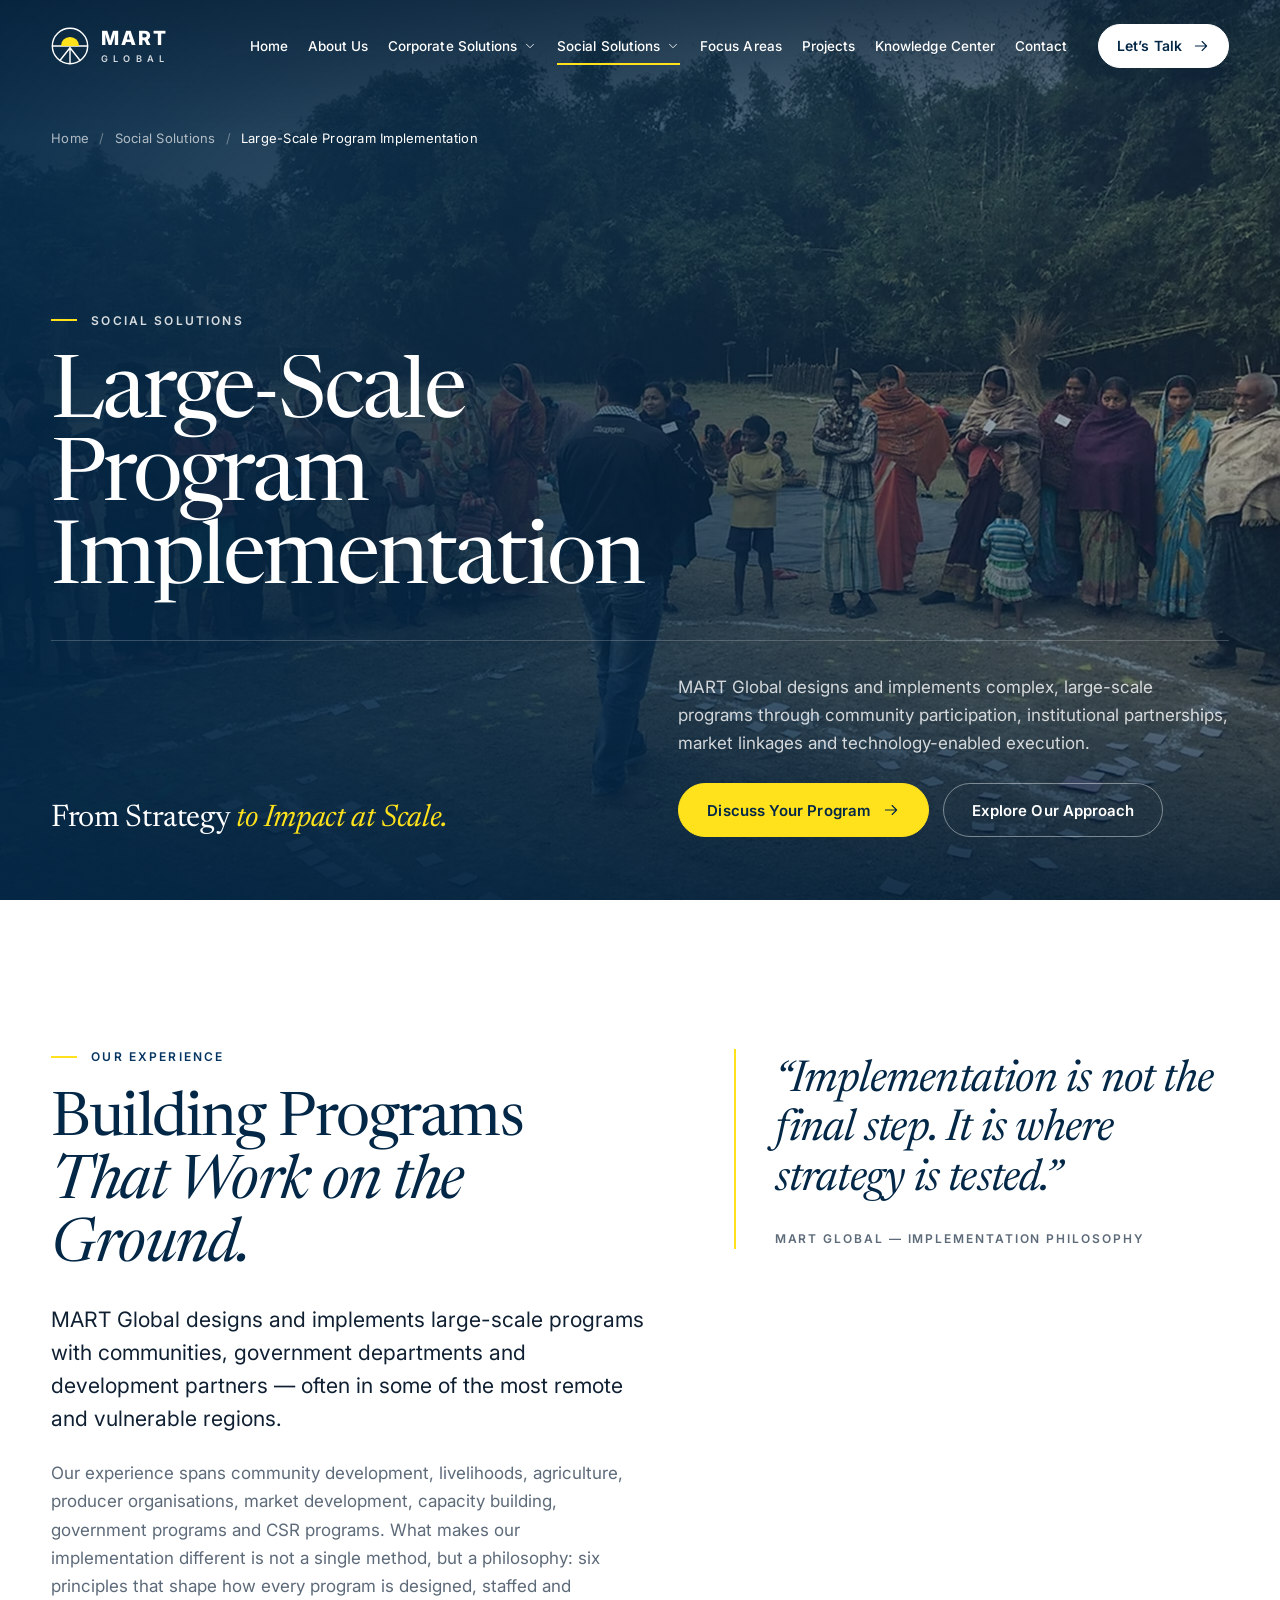
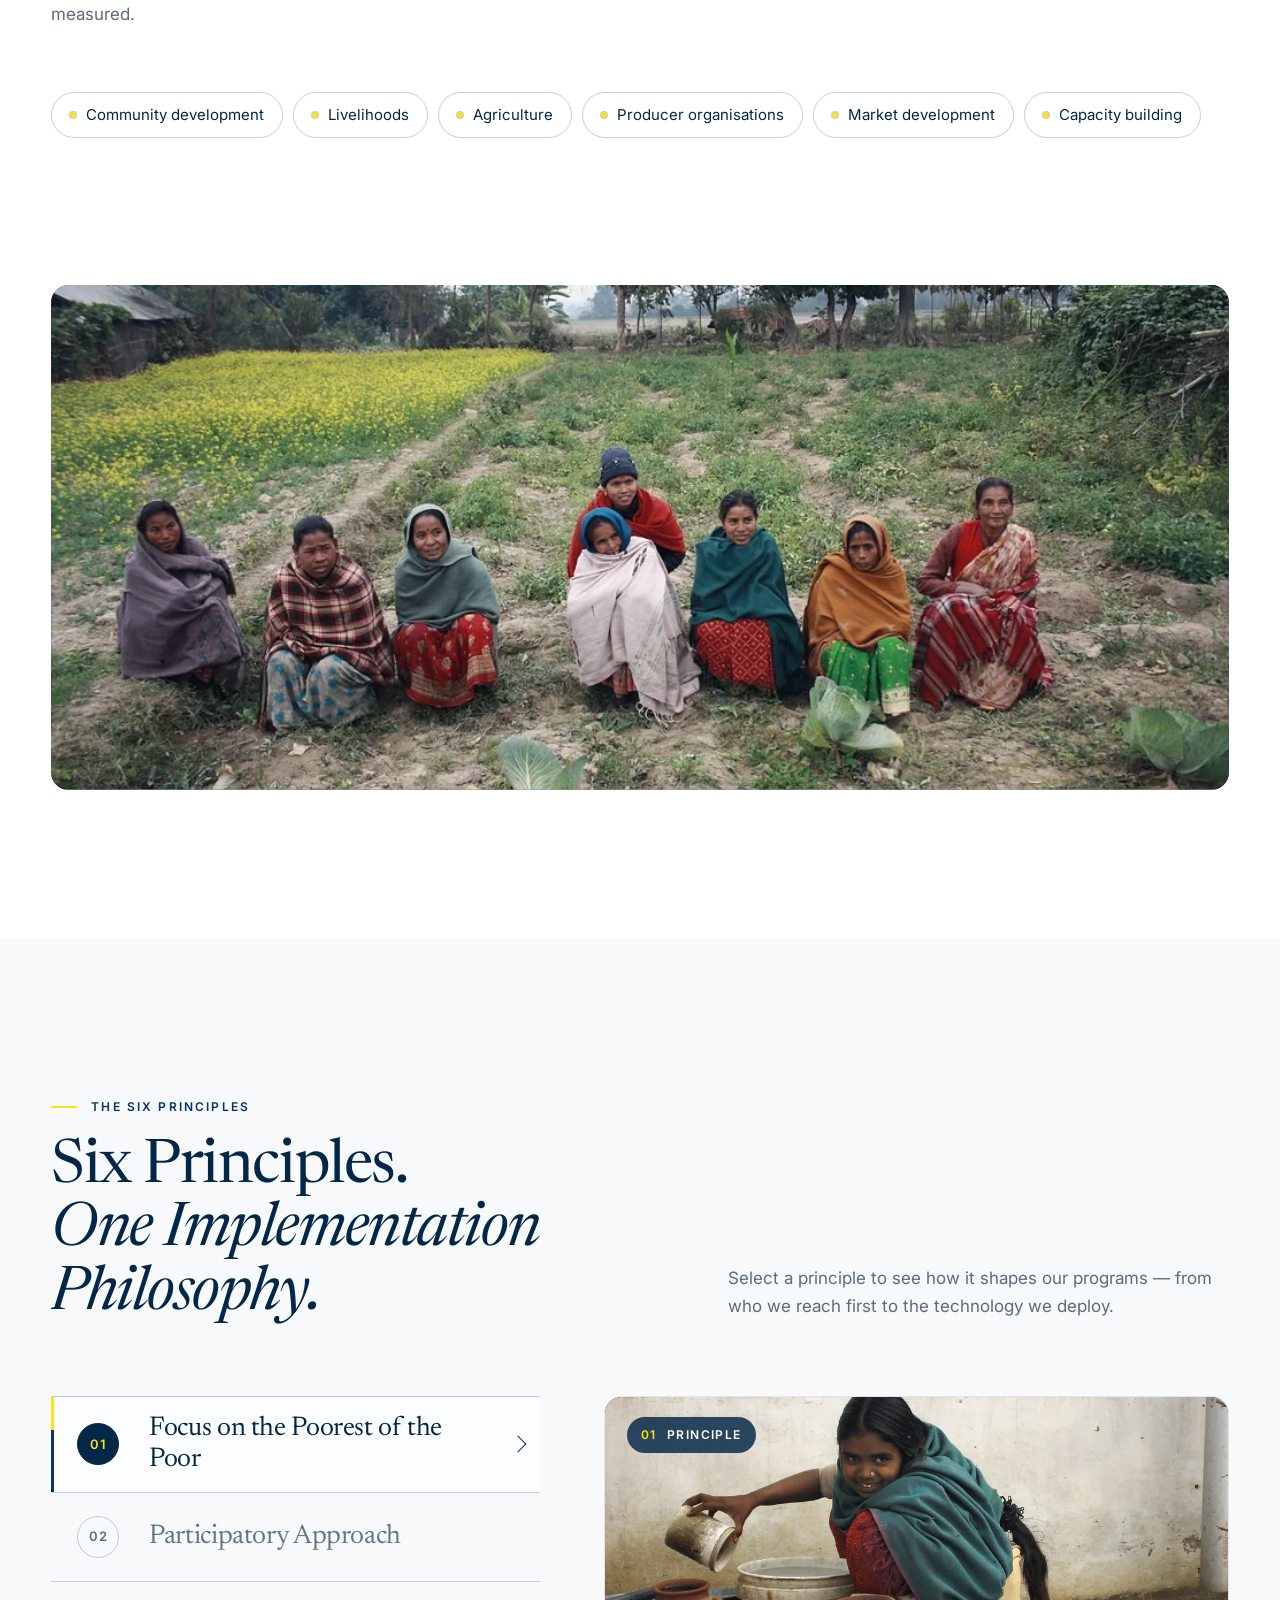
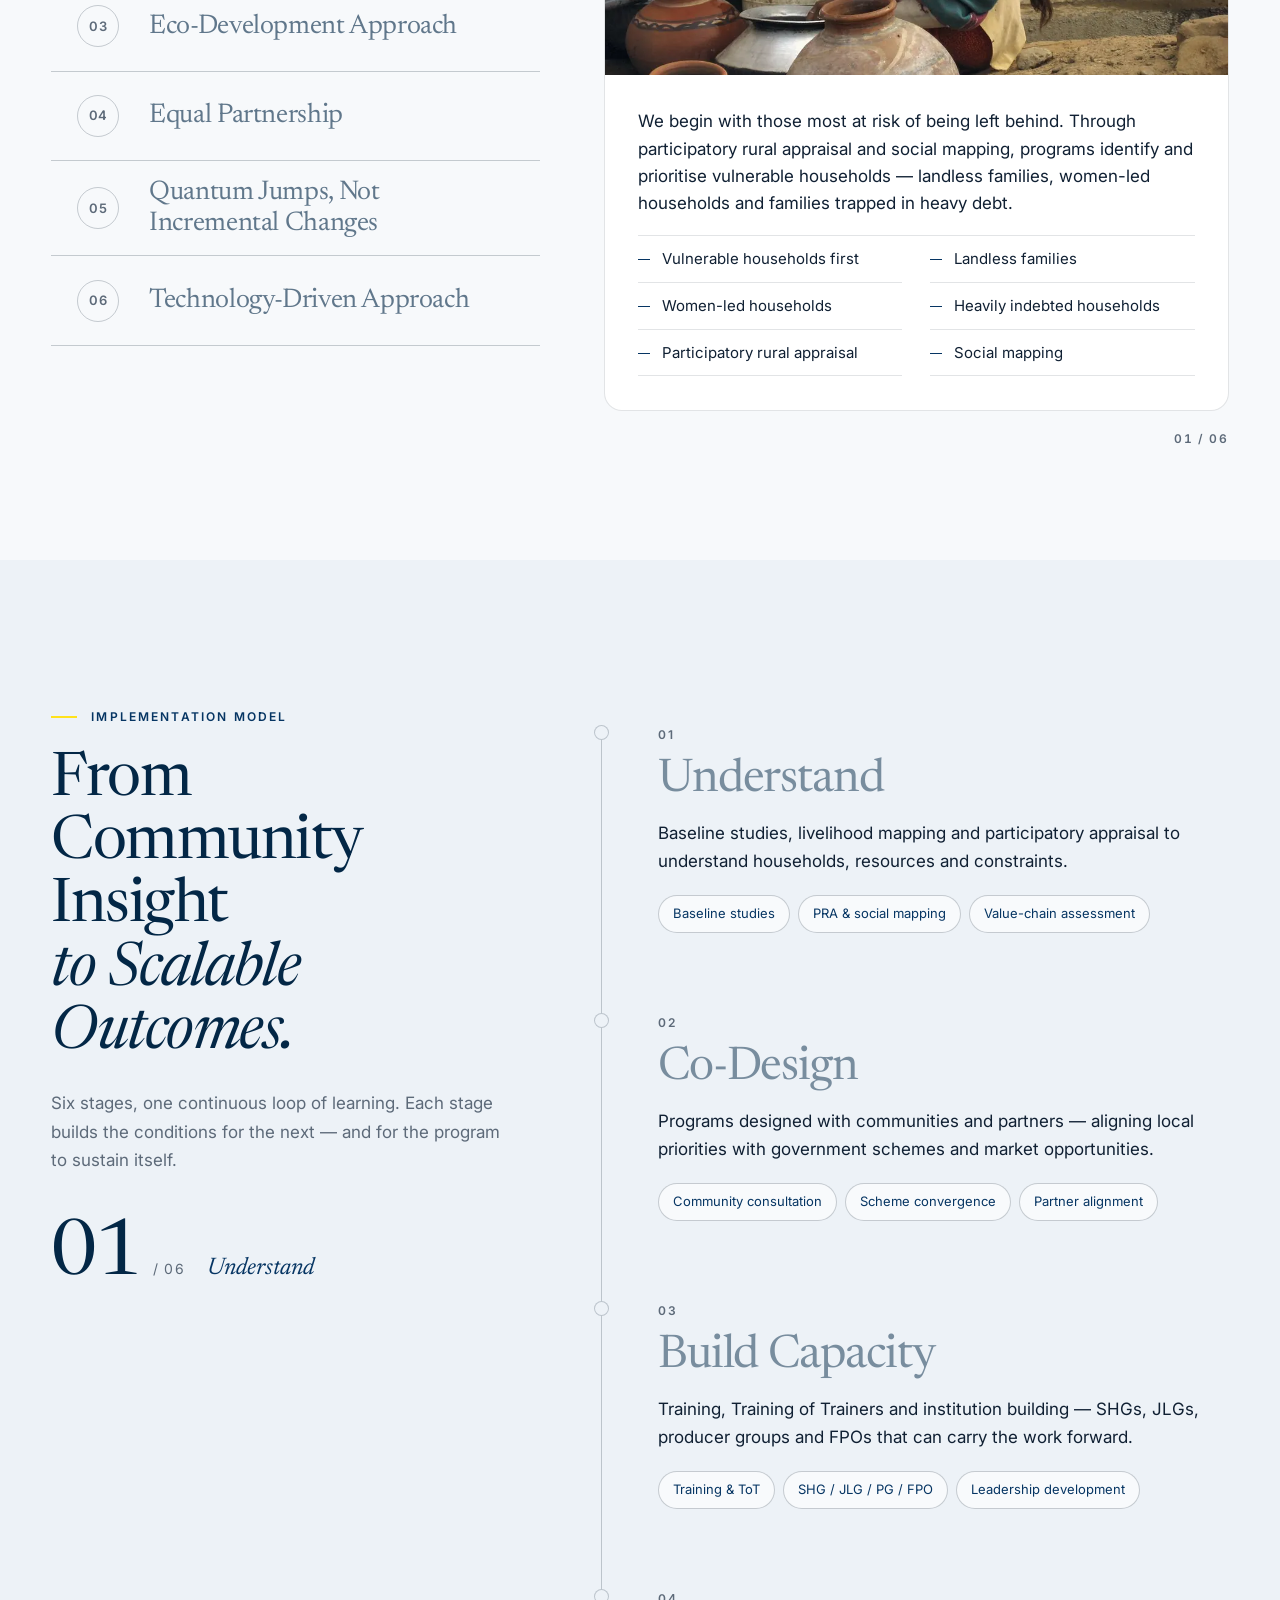
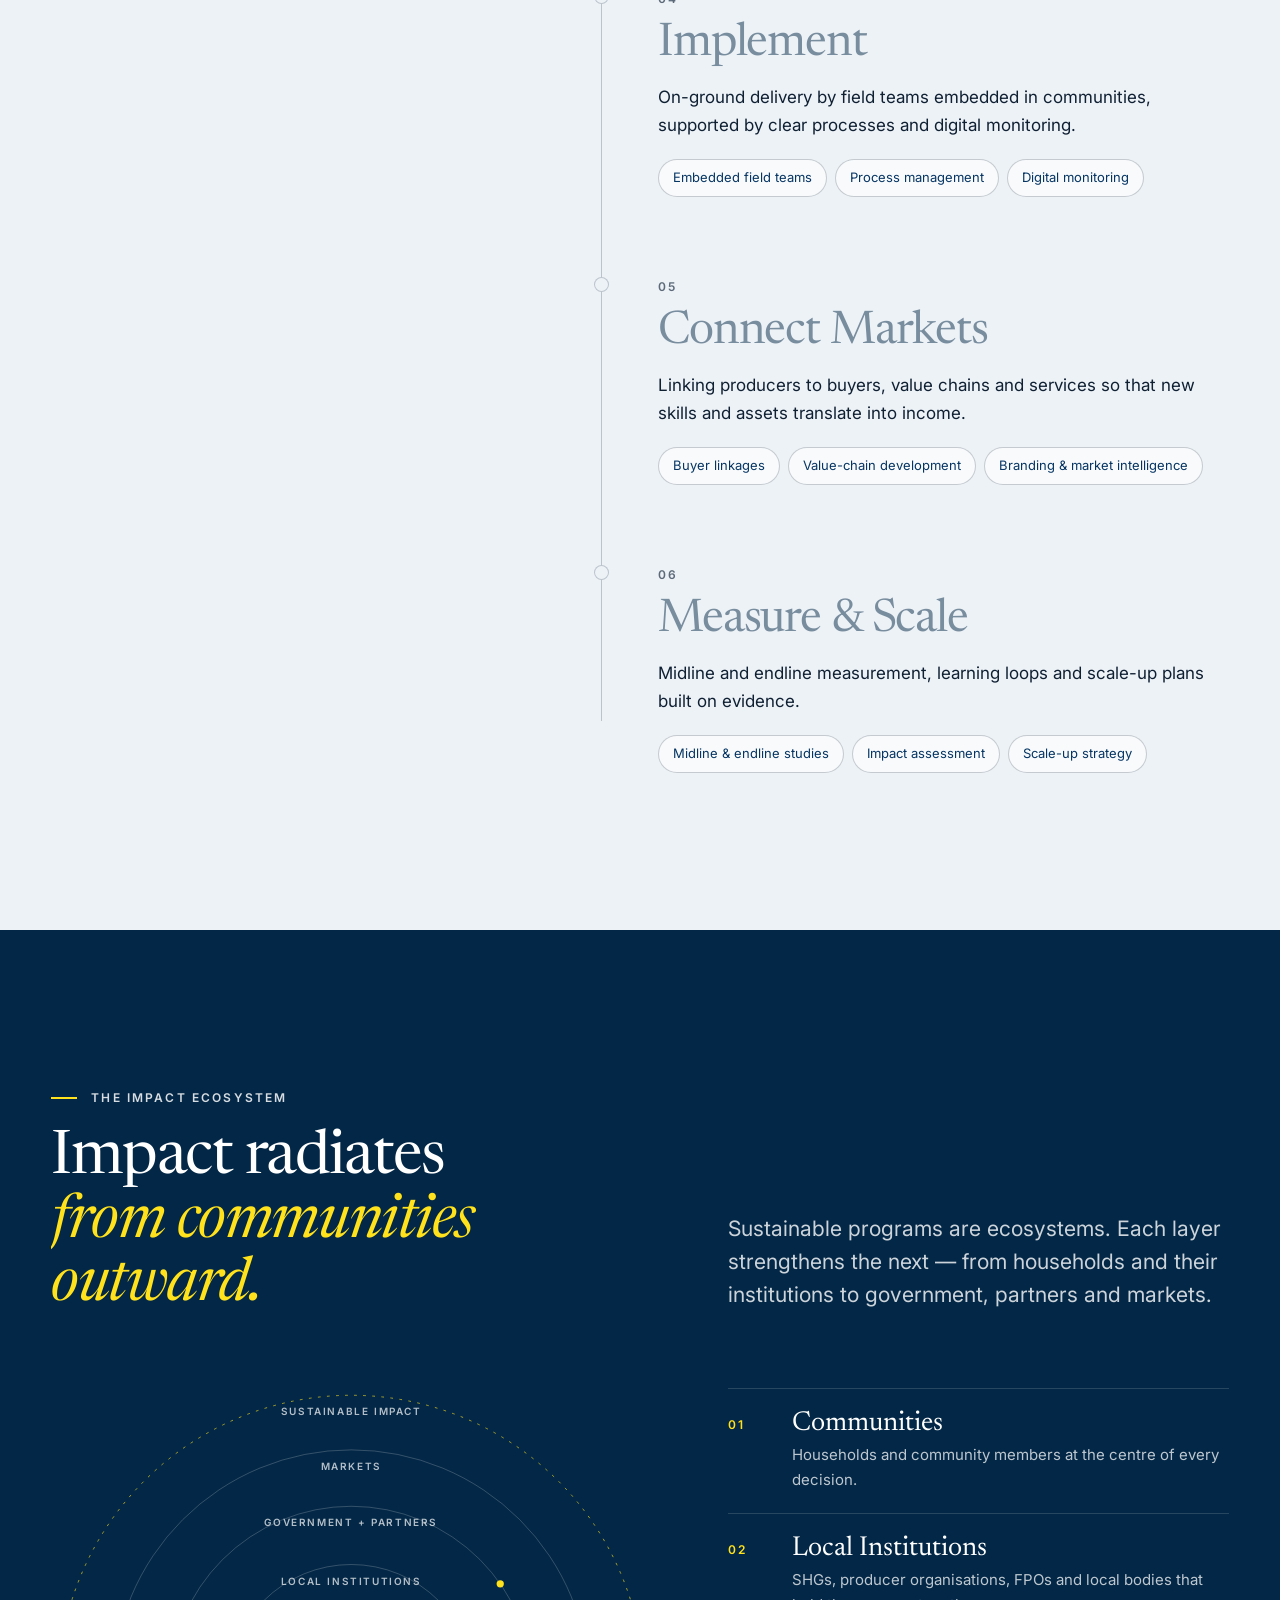
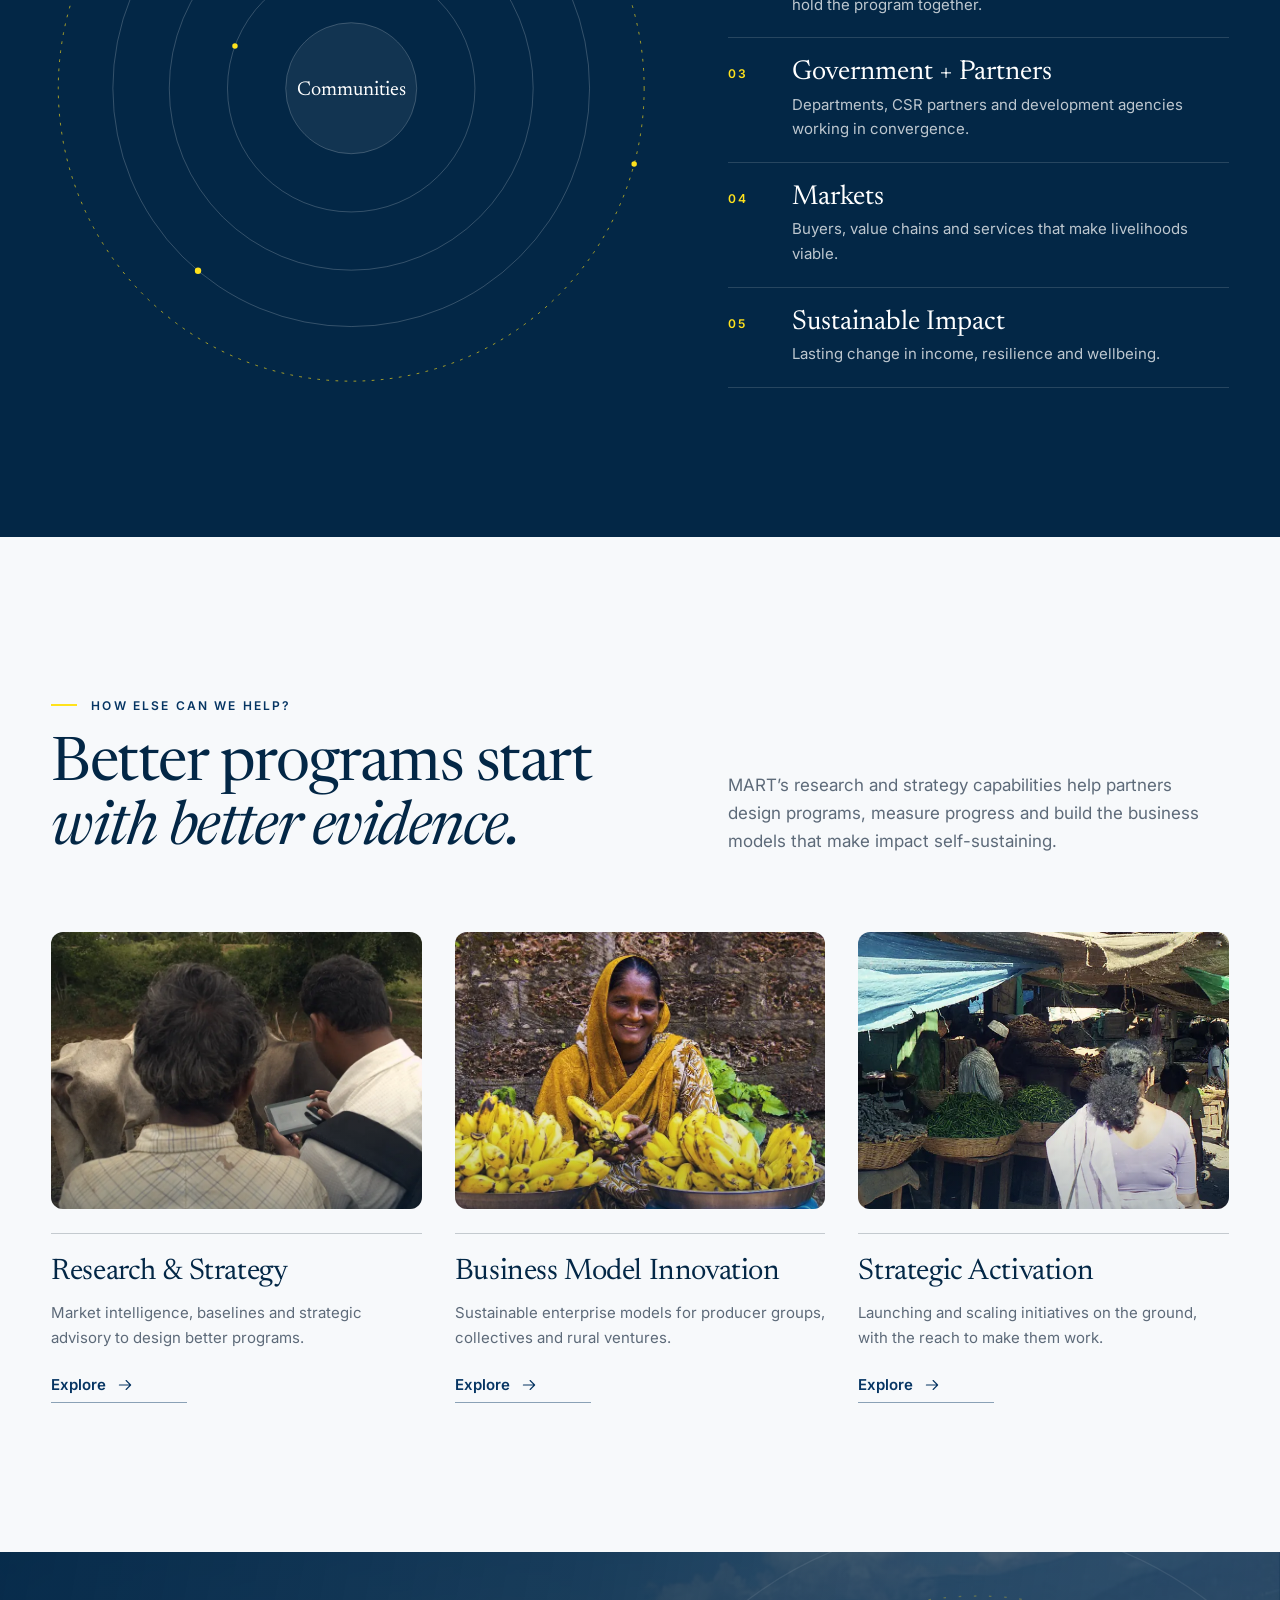
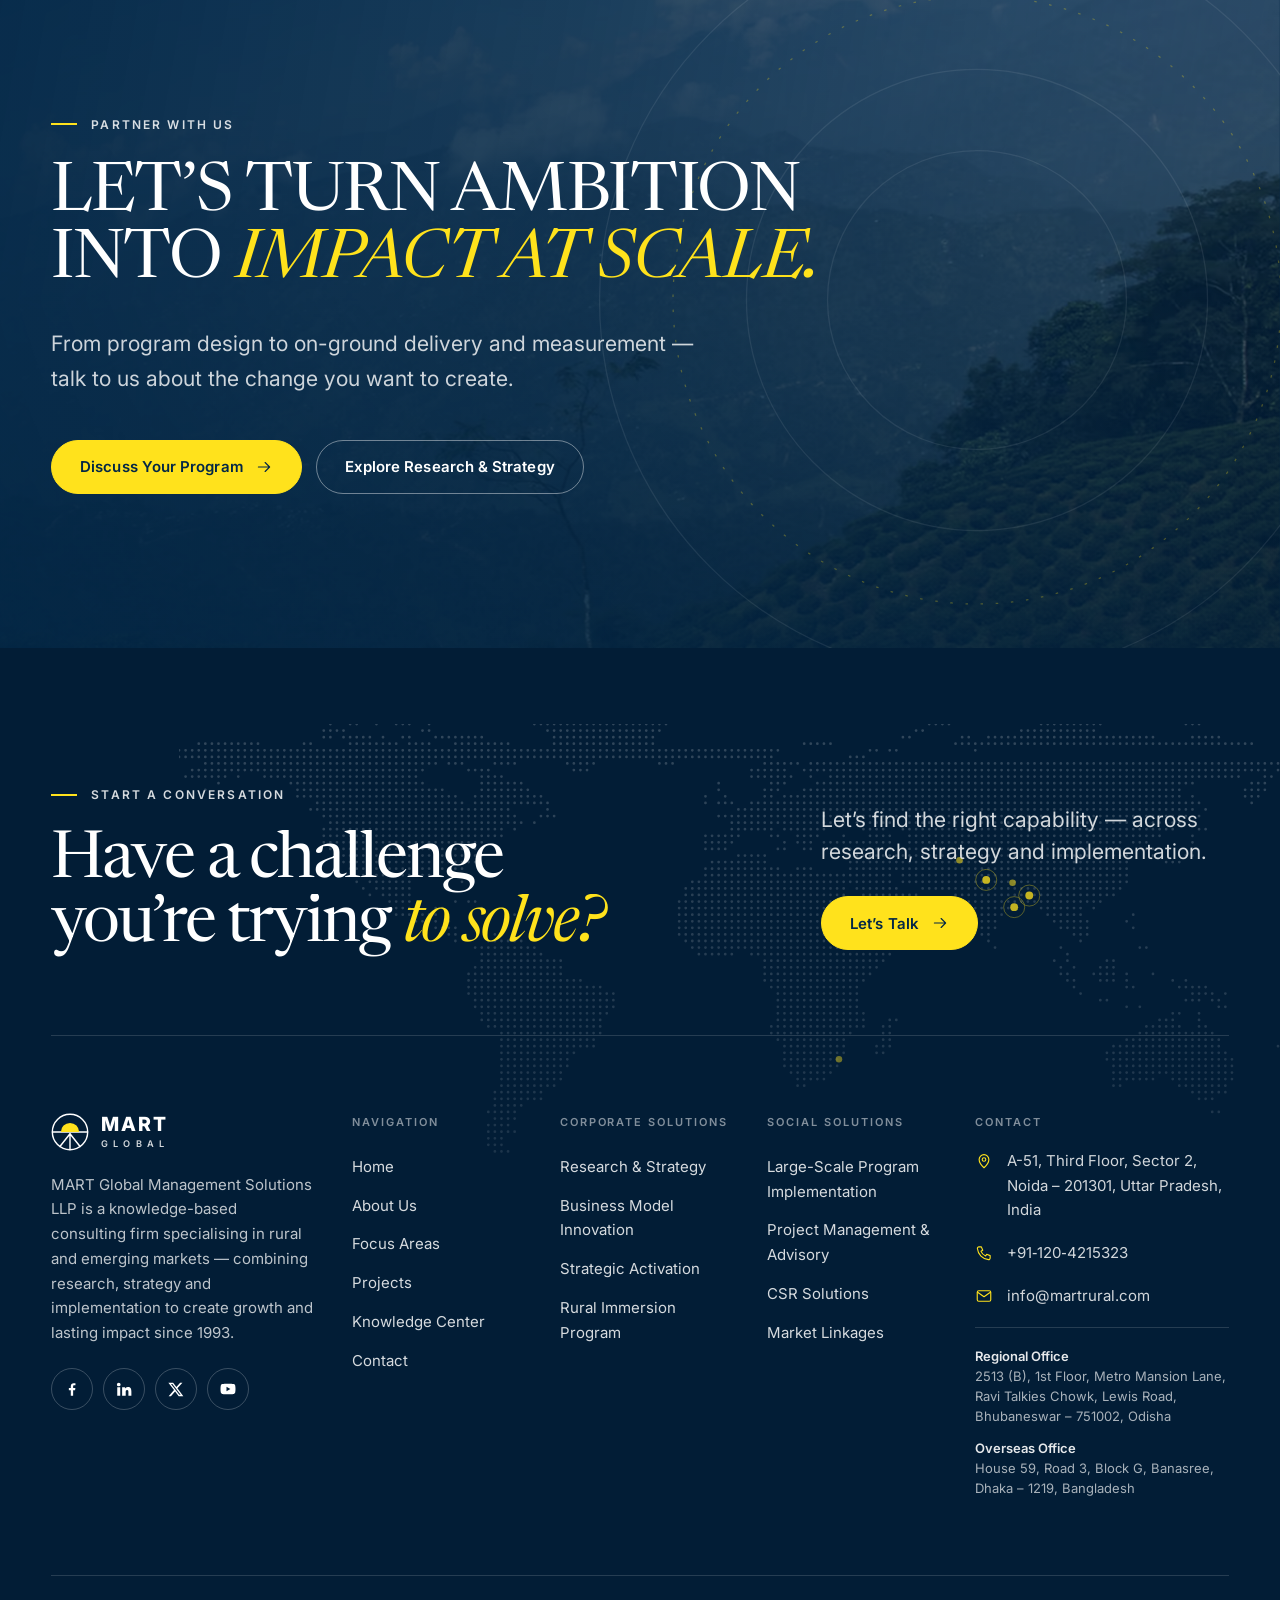
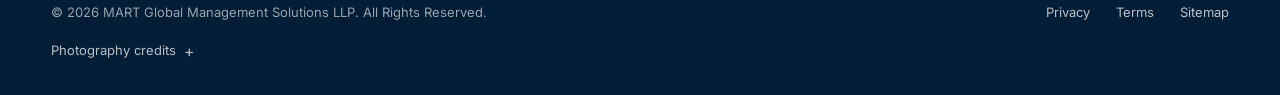
<file: large-scale-program-implementation.html>
<!doctype html>
<html lang="en-IN">
<head>
  <meta charset="utf-8">
  <meta name="viewport" content="width=device-width, initial-scale=1, viewport-fit=cover">
  <title>Large-Scale Program Implementation — Social Solutions | MART Global</title>
  <meta name="description" content="MART Global designs and implements complex, large-scale programs through community participation, institutional partnerships, market linkages and technology-enabled execution.">
  <meta name="theme-color" content="#032746">
  <meta property="og:type" content="website">
  <meta property="og:site_name" content="MART Global Management Solutions LLP">
  <meta property="og:title" content="Large-Scale Program Implementation — Social Solutions | MART Global">
  <meta property="og:description" content="MART Global designs and implements complex, large-scale programs through community participation, institutional partnerships, market linkages and technology-enabled execution.">
  <meta property="og:image" content="assets/images/program-community.webp">
  <link rel="icon" href="assets/icons/favicon.svg" type="image/svg+xml">
  <script>
    document.documentElement.classList.add('js');
    // Font preloads only over http(s): file:// origins reject CORS preloads.
    if (/^https?:$/.test(location.protocol)) {
      ['newsreader-latin', 'inter-latin'].forEach(function (f) {
        var l = document.createElement('link');
        l.rel = 'preload'; l.as = 'font'; l.type = 'font/woff2'; l.crossOrigin = 'anonymous';
        l.href = 'assets/fonts/' + f + '.woff2';
        document.head.appendChild(l);
      });
    }
  </script>
  <link rel="stylesheet" href="assets/css/style.css">
  <noscript><style>.experience__panel[hidden] { display: block !important; } .hover-preview { display: none; }</style></noscript>
</head>
<body class="page-lspi" id="top">
<svg xmlns="http://www.w3.org/2000/svg" style="position:absolute;width:0;height:0;overflow:hidden" aria-hidden="true" focusable="false"><symbol id="i-arrow-right" viewBox="0 0 24 24" fill="none" stroke="currentColor" stroke-width="1.5" stroke-linecap="round" stroke-linejoin="round"><path d="M4.5 12h15M13.5 6l6 6-6 6"/></symbol><symbol id="i-arrow-up-right" viewBox="0 0 24 24" fill="none" stroke="currentColor" stroke-width="1.5" stroke-linecap="round" stroke-linejoin="round"><path d="M7 17 17 7M8.5 7H17v8.5"/></symbol><symbol id="i-chevron-down" viewBox="0 0 24 24" fill="none" stroke="currentColor" stroke-width="1.5" stroke-linecap="round" stroke-linejoin="round"><path d="m6 9 6 6 6-6"/></symbol><symbol id="i-plus" viewBox="0 0 24 24" fill="none" stroke="currentColor" stroke-width="1.5" stroke-linecap="round" stroke-linejoin="round"><path d="M12 5v14M5 12h14"/></symbol><symbol id="i-close" viewBox="0 0 24 24" fill="none" stroke="currentColor" stroke-width="1.5" stroke-linecap="round" stroke-linejoin="round"><path d="M6 6l12 12M18 6 6 18"/></symbol><symbol id="i-phone" viewBox="0 0 24 24" fill="none" stroke="currentColor" stroke-width="1.5" stroke-linecap="round" stroke-linejoin="round"><path d="M5.2 3.8h3.3l1.8 4.6-2.3 1.4a11.5 11.5 0 0 0 6.2 6.2l1.4-2.3 4.6 1.8v3.3a2 2 0 0 1-2.2 2A16.3 16.3 0 0 1 3.2 6a2 2 0 0 1 2-2.2Z"/></symbol><symbol id="i-mail" viewBox="0 0 24 24" fill="none" stroke="currentColor" stroke-width="1.5" stroke-linecap="round" stroke-linejoin="round"><rect x="3" y="5" width="18" height="14" rx="2"/><path d="m3.5 7 8.5 6 8.5-6"/></symbol><symbol id="i-map-pin" viewBox="0 0 24 24" fill="none" stroke="currentColor" stroke-width="1.5" stroke-linecap="round" stroke-linejoin="round"><path d="M12 21s-6.5-5.8-6.5-11a6.5 6.5 0 0 1 13 0c0 5.2-6.5 11-6.5 11Z"/><circle cx="12" cy="10" r="2.4"/></symbol><symbol id="i-globe" viewBox="0 0 24 24" fill="none" stroke="currentColor" stroke-width="1.5" stroke-linecap="round" stroke-linejoin="round"><circle cx="12" cy="12" r="9"/><path d="M3 12h18M12 3c2.5 2.6 3.8 5.6 3.8 9s-1.3 6.4-3.8 9c-2.5-2.6-3.8-5.6-3.8-9S9.5 5.6 12 3Z"/></symbol><symbol id="i-radar" viewBox="0 0 24 24" fill="none" stroke="currentColor" stroke-width="1.5" stroke-linecap="round" stroke-linejoin="round"><circle cx="12" cy="12" r="9"/><circle cx="12" cy="12" r="5"/><path d="m12 12 5.5-5.5"/><circle cx="12" cy="12" r="1.2"/></symbol><symbol id="i-institution" viewBox="0 0 24 24" fill="none" stroke="currentColor" stroke-width="1.5" stroke-linecap="round" stroke-linejoin="round"><path d="M3 9.5 12 4l9 5.5M5 10.5v7M9.7 10.5v7M14.3 10.5v7M19 10.5v7M3 20h18"/></symbol><symbol id="i-megaphone" viewBox="0 0 24 24" fill="none" stroke="currentColor" stroke-width="1.5" stroke-linecap="round" stroke-linejoin="round"><path d="M4 10.2v3.6c0 .6.4 1 1 1h2.2L13 19V5L7.2 9.2H5c-.6 0-1 .4-1 1Z"/><path d="M16.5 9.2a4 4 0 0 1 0 5.6M19 6.7a7.6 7.6 0 0 1 0 10.6"/></symbol><symbol id="i-flag" viewBox="0 0 24 24" fill="none" stroke="currentColor" stroke-width="1.5" stroke-linecap="round" stroke-linejoin="round"><path d="M5.5 21V3.8M5.5 4.5h11.8l-2.3 4 2.3 4H5.5"/></symbol><symbol id="i-sprout" viewBox="0 0 24 24" fill="none" stroke="currentColor" stroke-width="1.5" stroke-linecap="round" stroke-linejoin="round"><path d="M12 21v-8.5M12 12.5c0-4.3 3-7.3 8-7.3 0 5-3 7.3-8 7.3ZM12 14.5c0-3.1-2.6-5.4-7-5.4 0 3.9 2.6 5.4 7 5.4Z"/></symbol><symbol id="i-people" viewBox="0 0 24 24" fill="none" stroke="currentColor" stroke-width="1.5" stroke-linecap="round" stroke-linejoin="round"><circle cx="12" cy="7.5" r="2.6"/><circle cx="5.3" cy="9.6" r="2"/><circle cx="18.7" cy="9.6" r="2"/><path d="M7.8 19.5c0-2.4 1.9-4.3 4.2-4.3s4.2 1.9 4.2 4.3M2.3 18.5c0-1.9 1.4-3.4 3.1-3.4.9 0 1.7.4 2.3 1M21.7 18.5c0-1.9-1.4-3.4-3.1-3.4-.9 0-1.7.4-2.3 1"/></symbol><symbol id="i-woman-spark" viewBox="0 0 24 24" fill="none" stroke="currentColor" stroke-width="1.5" stroke-linecap="round" stroke-linejoin="round"><circle cx="10" cy="7.5" r="3.2"/><path d="M3.8 20.5c0-3.5 2.8-6.3 6.2-6.3s6.2 2.8 6.2 6.3M18.5 3.5v5M16 6h5"/></symbol><symbol id="i-cap" viewBox="0 0 24 24" fill="none" stroke="currentColor" stroke-width="1.5" stroke-linecap="round" stroke-linejoin="round"><path d="m2.5 9.2 9.5-4.7 9.5 4.7-9.5 4.7Z"/><path d="M6.3 11.2v4.6c0 1.6 2.6 3 5.7 3s5.7-1.4 5.7-3v-4.6M21.5 9.2v5.5"/></symbol><symbol id="i-wallet" viewBox="0 0 24 24" fill="none" stroke="currentColor" stroke-width="1.5" stroke-linecap="round" stroke-linejoin="round"><path d="M4 7.5V6.3C4 5 5 4 6.3 4h10.4M4 7.5h15a1 1 0 0 1 1 1V19a1 1 0 0 1-1 1H5a1 1 0 0 1-1-1V7.5Z"/><path d="M15.5 13.8h2"/></symbol><symbol id="i-tree" viewBox="0 0 24 24" fill="none" stroke="currentColor" stroke-width="1.5" stroke-linecap="round" stroke-linejoin="round"><path d="M5.5 18.5C5.5 10.6 11.3 4.8 19.5 4.5c-.3 8.2-6.1 14-14 14Z"/><path d="M5.5 18.5 14 10M4 20l1.5-1.5"/></symbol><symbol id="i-mobile" viewBox="0 0 24 24" fill="none" stroke="currentColor" stroke-width="1.5" stroke-linecap="round" stroke-linejoin="round"><rect x="6.8" y="2.8" width="10.4" height="18.4" rx="2.2"/><path d="M10.8 18h2.4"/></symbol><symbol id="i-stall" viewBox="0 0 24 24" fill="none" stroke="currentColor" stroke-width="1.5" stroke-linecap="round" stroke-linejoin="round"><path d="M3.5 9 5.4 4h13.2l1.9 5M3.5 9h17c0 1.7-1.3 3-2.8 3s-2.9-1.3-2.9-3c0 1.7-1.3 3-2.8 3S9.2 10.7 9.2 9c0 1.7-1.3 3-2.9 3S3.5 10.7 3.5 9ZM5.2 12v8.5h13.6V12M10 20.5v-4.5h4v4.5"/></symbol><symbol id="i-handshake" viewBox="0 0 24 24" fill="none" stroke="currentColor" stroke-width="1.5" stroke-linecap="round" stroke-linejoin="round"><path d="m2.5 11 3.6-3.6 3.4 1.2 2-1.6c.8-.6 1.9-.6 2.7 0l3.2 2.6 2.6-.4M2.5 11l2 2M21.5 10.6l-2.3 2.7M7 13.5l3.1 3a1.3 1.3 0 0 0 1.9-1.9M9.2 12.2l3.9 3.7a1.3 1.3 0 0 0 1.9-1.8l-2.6-2.6M12.3 11.4l2.9 2.8a1.3 1.3 0 0 0 1.9-1.8L14 9.3"/></symbol><symbol id="i-chart" viewBox="0 0 24 24" fill="none" stroke="currentColor" stroke-width="1.5" stroke-linecap="round" stroke-linejoin="round"><path d="M4 20V4M4 20h16M8 16v-4M12 16V8M16 16v-6"/></symbol><symbol id="i-target" viewBox="0 0 24 24" fill="none" stroke="currentColor" stroke-width="1.5" stroke-linecap="round" stroke-linejoin="round"><circle cx="12" cy="12" r="8.5"/><circle cx="12" cy="12" r="4.5"/><circle cx="12" cy="12" r="1"/></symbol><symbol id="i-spark" viewBox="0 0 24 24" fill="none" stroke="currentColor" stroke-width="1.5" stroke-linecap="round" stroke-linejoin="round"><path d="M12 3v4M12 17v4M3 12h4M17 12h4M5.6 5.6l2.8 2.8M15.6 15.6l2.8 2.8M5.6 18.4l2.8-2.8M15.6 8.4l2.8-2.8"/></symbol><symbol id="i-linkedin" viewBox="0 0 24 24" fill="currentColor"><path d="M4.98 3.5a2.48 2.48 0 1 1 0 4.96 2.48 2.48 0 0 1 0-4.96ZM3 9.75h3.96V21H3V9.75Zm6.5 0h3.8v1.54h.05c.53-1 1.82-2.05 3.75-2.05 4 0 4.74 2.63 4.74 6.06V21h-3.95v-5.06c0-1.2-.02-2.76-1.68-2.76-1.68 0-1.94 1.31-1.94 2.67V21H9.5V9.75Z"/></symbol><symbol id="i-facebook" viewBox="0 0 24 24" fill="currentColor"><path d="M13.5 21v-7.5h2.6l.4-3h-3V8.6c0-.87.25-1.46 1.5-1.46h1.6V4.46A21 21 0 0 0 14.27 4.3c-2.3 0-3.87 1.4-3.87 3.98v2.22H7.8v3h2.6V21h3.1Z"/></symbol><symbol id="i-x" viewBox="0 0 24 24" fill="currentColor"><path d="M17.53 3.5h3.07l-6.7 7.66 7.88 10.34h-6.17l-4.83-6.32-5.53 6.32H2.18l7.17-8.2L1.8 3.5h6.33l4.37 5.78 5.03-5.78Zm-1.08 16.18h1.7L7.18 5.22H5.35l11.1 14.46Z"/></symbol><symbol id="i-youtube" viewBox="0 0 24 24" fill="currentColor"><path d="M21.6 7.2a2.5 2.5 0 0 0-1.76-1.77C18.3 5 12 5 12 5s-6.3 0-7.84.43A2.5 2.5 0 0 0 2.4 7.2 26 26 0 0 0 2 12a26 26 0 0 0 .4 4.8 2.5 2.5 0 0 0 1.76 1.77C5.7 19 12 19 12 19s6.3 0 7.84-.43a2.5 2.5 0 0 0 1.76-1.77A26 26 0 0 0 22 12a26 26 0 0 0-.4-4.8ZM10 15V9l5.2 3L10 15Z"/></symbol><symbol id="i-instagram" viewBox="0 0 24 24" fill="none" stroke="currentColor" stroke-width="1.6" stroke-linecap="round" stroke-linejoin="round"><rect x="3.5" y="3.5" width="17" height="17" rx="5"/><circle cx="12" cy="12" r="4"/><circle cx="17.3" cy="6.7" r=".6" fill="currentColor"/></symbol></svg>
<a class="skip-link" href="#main">Skip to content</a>
<header class="site-header" data-header>
  <div class="container header__inner">
    <a class="brand" href="index.html" aria-label="MART Global — home">
      <svg class="brand__mark" viewBox="0 0 40 40" aria-hidden="true" focusable="false">
        <g fill="none" stroke="currentColor" stroke-width="1.5" stroke-linecap="round">
          <circle cx="20" cy="20" r="18.6"/>
          <path d="M1.6 20h36.8M20 21.8 9.4 35.2M20 21.8v16.6M20 21.8l10.6 13.4"/>
        </g>
        <path d="M10.4 20a9.6 9.6 0 0 1 19.2 0Z" fill="#FFE21C"/>
      </svg>
      <span class="brand__word"><span class="brand__name">MART</span><span class="brand__sub">Global</span></span>
    </a>

    <nav class="primary-nav" aria-label="Primary">
      <ul class="nav-list">
        <li><a class="nav-link" href="index.html" >Home</a></li>
        <li><a class="nav-link" href="index.html#about">About Us</a></li>
        <li>
          <button class="nav-link" type="button" aria-expanded="false" aria-controls="mega-corporate" data-mega-trigger>
            Corporate Solutions <svg class="chev" aria-hidden="true" focusable="false"><use href="#i-chevron-down"></use></svg>
          </button>
        </li>
        <li>
          <button class="nav-link is-current" type="button" aria-expanded="false" aria-controls="mega-social" data-mega-trigger>
            Social Solutions <svg class="chev" aria-hidden="true" focusable="false"><use href="#i-chevron-down"></use></svg>
          </button>
        </li>
        <li><a class="nav-link" href="index.html#focus">Focus Areas</a></li>
        <li><a class="nav-link" href="index.html#projects">Projects</a></li>
        <li><a class="nav-link" href="#" data-soon="The Knowledge Center is planned for the next design phase.">Knowledge Center</a></li>
        <li><a class="nav-link" href="#contact">Contact</a></li>
      </ul>
    </nav>

    <a class="btn btn--sm header__cta" href="#contact">Let’s Talk <svg class="icon" aria-hidden="true" focusable="false"><use href="#i-arrow-right"></use></svg></a>

    <button class="menu-toggle" type="button" aria-expanded="false" aria-controls="mobile-menu" data-menu-toggle>
      <span class="menu-toggle__label" data-menu-label>Menu</span>
      <span class="menu-toggle__box" aria-hidden="true"><span></span><span></span></span>
    </button>
  </div>

  <!-- Corporate mega menu -->
  <div class="mega" id="mega-corporate" data-mega inert>
    <div class="container mega__inner">
      <div class="mega__intro">
        <p class="eyebrow stagger-item" style="--i:0">Corporate Solutions</p>
        <p class="mega__title stagger-item" style="--i:1">Insight, strategy and activation for emerging markets.</p>
        <p class="mega__text stagger-item" style="--i:2">Research, strategy and business transformation capabilities for organisations seeking sustainable market advantage.</p>
        <a class="link-arrow stagger-item" style="--i:3" href="index.html#corporate">Explore Corporate Solutions <svg class="icon" aria-hidden="true" focusable="false"><use href="#i-arrow-right"></use></svg></a>
      </div>
      <ul class="mega__services">
        <li class="stagger-item" style="--i:1">
          <a class="mega-item" href="research-strategy.html" >
            <span class="mega-item__num">01</span>
            <span><span class="mega-item__title">Research &amp; Strategy</span><span class="mega-item__desc">Market intelligence, consumer insight and strategic direction.</span></span>
            <span class="mega-item__arrow"><svg class="icon" aria-hidden="true" focusable="false"><use href="#i-arrow-right"></use></svg></span>
          </a>
        </li>
        <li class="stagger-item" style="--i:2">
          <a class="mega-item" href="#" data-soon>
            <span class="mega-item__num">02</span>
            <span><span class="mega-item__title">Business Model Innovation</span><span class="mega-item__desc">Viable models for emerging and base-of-the-pyramid markets.</span></span>
            <span class="mega-item__arrow"><svg class="icon" aria-hidden="true" focusable="false"><use href="#i-arrow-right"></use></svg></span>
          </a>
        </li>
        <li class="stagger-item" style="--i:3">
          <a class="mega-item" href="#" data-soon>
            <span class="mega-item__num">03</span>
            <span><span class="mega-item__title">Strategic Activation</span><span class="mega-item__desc">Taking strategy to market through pilots and on-ground execution.</span></span>
            <span class="mega-item__arrow"><svg class="icon" aria-hidden="true" focusable="false"><use href="#i-arrow-right"></use></svg></span>
          </a>
        </li>
        <li class="stagger-item" style="--i:4">
          <a class="mega-item" href="#" data-soon>
            <span class="mega-item__num">04</span>
            <span><span class="mega-item__title">Rural Immersion Program</span><span class="mega-item__desc">Field immersions that bring leadership face to face with rural India.</span></span>
            <span class="mega-item__arrow"><svg class="icon" aria-hidden="true" focusable="false"><use href="#i-arrow-right"></use></svg></span>
          </a>
        </li>
      </ul>
      <div class="mega__aside">
        <div class="stagger-item" style="--i:2">
          <p class="mega__label">Explore More</p>
          <div class="mega__links">
            <a href="index.html#focus">Focus Areas <svg class="icon" aria-hidden="true" focusable="false"><use href="#i-arrow-right"></use></svg></a>
            <a href="index.html#projects">Projects <svg class="icon" aria-hidden="true" focusable="false"><use href="#i-arrow-right"></use></svg></a>
            <a href="index.html#social">Social Solutions <svg class="icon" aria-hidden="true" focusable="false"><use href="#i-arrow-right"></use></svg></a>
          </div>
        </div>
        <a class="mega__feature stagger-item" style="--i:4" href="research-strategy.html">
          <img src="assets/images/research-field-sm.webp" alt="" width="960" height="638" loading="lazy" decoding="async">
          <span>Research &amp; Strategy <svg class="icon" aria-hidden="true" focusable="false"><use href="#i-arrow-right"></use></svg></span>
        </a>
      </div>
    </div>
  </div>

  <!-- Social mega menu -->
  <div class="mega" id="mega-social" data-mega inert>
    <div class="container mega__inner">
      <div class="mega__intro">
        <p class="eyebrow stagger-item" style="--i:0">Social Solutions</p>
        <p class="mega__title stagger-item" style="--i:1">Implementation and impact, at scale.</p>
        <p class="mega__text stagger-item" style="--i:2">Large-scale implementation and impact capabilities designed for communities, institutions and development programs.</p>
        <a class="link-arrow stagger-item" style="--i:3" href="index.html#social">Explore Social Solutions <svg class="icon" aria-hidden="true" focusable="false"><use href="#i-arrow-right"></use></svg></a>
      </div>
      <ul class="mega__services">
        <li class="stagger-item" style="--i:1">
          <a class="mega-item" href="large-scale-program-implementation.html" aria-current="page">
            <span class="mega-item__num">01</span>
            <span><span class="mega-item__title">Large-Scale Program Implementation</span><span class="mega-item__desc">Complex programs delivered with communities and institutions.</span></span>
            <span class="mega-item__arrow"><svg class="icon" aria-hidden="true" focusable="false"><use href="#i-arrow-right"></use></svg></span>
          </a>
        </li>
        <li class="stagger-item" style="--i:2">
          <a class="mega-item" href="#" data-soon>
            <span class="mega-item__num">02</span>
            <span><span class="mega-item__title">Project Management &amp; Advisory</span><span class="mega-item__desc">Program design, management support and monitoring.</span></span>
            <span class="mega-item__arrow"><svg class="icon" aria-hidden="true" focusable="false"><use href="#i-arrow-right"></use></svg></span>
          </a>
        </li>
        <li class="stagger-item" style="--i:3">
          <a class="mega-item" href="#" data-soon>
            <span class="mega-item__num">03</span>
            <span><span class="mega-item__title">CSR Solutions</span><span class="mega-item__desc">Strategy, implementation and impact assessment for CSR.</span></span>
            <span class="mega-item__arrow"><svg class="icon" aria-hidden="true" focusable="false"><use href="#i-arrow-right"></use></svg></span>
          </a>
        </li>
        <li class="stagger-item" style="--i:4">
          <a class="mega-item" href="#" data-soon>
            <span class="mega-item__num">04</span>
            <span><span class="mega-item__title">Market Linkages</span><span class="mega-item__desc">Connecting producers and rural enterprises to markets.</span></span>
            <span class="mega-item__arrow"><svg class="icon" aria-hidden="true" focusable="false"><use href="#i-arrow-right"></use></svg></span>
          </a>
        </li>
      </ul>
      <div class="mega__aside">
        <div class="stagger-item" style="--i:2">
          <p class="mega__label">Explore More</p>
          <div class="mega__links">
            <a href="index.html#focus">Focus Areas <svg class="icon" aria-hidden="true" focusable="false"><use href="#i-arrow-right"></use></svg></a>
            <a href="index.html#projects">Projects <svg class="icon" aria-hidden="true" focusable="false"><use href="#i-arrow-right"></use></svg></a>
            <a href="index.html#corporate">Corporate Solutions <svg class="icon" aria-hidden="true" focusable="false"><use href="#i-arrow-right"></use></svg></a>
          </div>
        </div>
        <a class="mega__feature stagger-item" style="--i:4" href="large-scale-program-implementation.html">
          <img src="assets/images/program-community-sm.webp" alt="" width="960" height="720" loading="lazy" decoding="async">
          <span>Large-Scale Program Implementation <svg class="icon" aria-hidden="true" focusable="false"><use href="#i-arrow-right"></use></svg></span>
        </a>
      </div>
    </div>
  </div>
</header>
<div class="mega-scrim" data-mega-scrim aria-hidden="true"></div>

<!-- Full-screen mobile menu -->
<div class="mobile-menu" id="mobile-menu" data-mobile-menu inert role="dialog" aria-modal="true" aria-label="Site menu">
  <nav aria-label="Mobile">
    <ul class="mobile-menu__list">
      <li style="--i:0"><a class="m-link" href="index.html" >Home</a></li>
      <li style="--i:1"><a class="m-link" href="index.html#about">About Us</a></li>
      <li style="--i:2">
        <button class="m-link" type="button" aria-expanded="false" aria-controls="m-corporate" data-m-acc>Corporate Solutions <span class="m-link__icon" aria-hidden="true"></span></button>
        <div class="m-acc__panel" id="m-corporate" inert>
          <div class="m-acc__inner">
            <ul>
              <li><a class="m-sub" href="research-strategy.html" ><span>01</span>Research &amp; Strategy</a></li>
              <li><a class="m-sub" href="#" data-soon><span>02</span>Business Model Innovation</a></li>
              <li><a class="m-sub" href="#" data-soon><span>03</span>Strategic Activation</a></li>
              <li><a class="m-sub" href="#" data-soon><span>04</span>Rural Immersion Program</a></li>
              <li><a class="m-sub" href="index.html#corporate"><span>→</span>Explore Corporate Solutions</a></li>
            </ul>
          </div>
        </div>
      </li>
      <li style="--i:3">
        <button class="m-link" type="button" aria-expanded="false" aria-controls="m-social" data-m-acc>Social Solutions <span class="m-link__icon" aria-hidden="true"></span></button>
        <div class="m-acc__panel" id="m-social" inert>
          <div class="m-acc__inner">
            <ul>
              <li><a class="m-sub" href="large-scale-program-implementation.html" aria-current="page"><span>01</span>Large-Scale Program Implementation</a></li>
              <li><a class="m-sub" href="#" data-soon><span>02</span>Project Management &amp; Advisory</a></li>
              <li><a class="m-sub" href="#" data-soon><span>03</span>CSR Solutions</a></li>
              <li><a class="m-sub" href="#" data-soon><span>04</span>Market Linkages</a></li>
              <li><a class="m-sub" href="index.html#social"><span>→</span>Explore Social Solutions</a></li>
            </ul>
          </div>
        </div>
      </li>
      <li style="--i:4"><a class="m-link" href="index.html#focus">Focus Areas</a></li>
      <li style="--i:5"><a class="m-link" href="index.html#projects">Projects</a></li>
      <li style="--i:6"><a class="m-link" href="#" data-soon="The Knowledge Center is planned for the next design phase.">Knowledge Center</a></li>
      <li style="--i:7"><a class="m-link" href="#contact">Contact</a></li>
    </ul>
  </nav>
  <div class="mobile-menu__foot">
    <a class="btn btn--yellow" href="#contact">Let’s Talk <svg class="icon" aria-hidden="true" focusable="false"><use href="#i-arrow-right"></use></svg></a>
    <div class="mobile-menu__contact">
      <a href="tel:+911204215323">+91&#8209;120&#8209;4215323</a>
      <a href="mailto:info@martrural.com">info@martrural.com</a>
      <span>A-51, Third Floor, Sector 2, Noida – 201301</span>
    </div>
  </div>
</div>
<main id="main">

  <!-- ============================== HERO ============================== -->
  <section class="page-hero page-hero--full" data-hero aria-labelledby="page-title">
    <div class="page-hero__media" data-parallax data-parallax-speed="0.12">
      <picture><source type="image/avif" srcset="assets/images/program-community-sm.avif 960w, assets/images/program-community.avif 1920w" sizes="100vw"><img src="assets/images/program-community.webp" srcset="assets/images/program-community-sm.webp 960w, assets/images/program-community.webp 1920w" sizes="100vw" alt="Villagers gathered in a circle around a community map drawn on the ground in Malda, West Bengal" width="1920" height="1440" decoding="async" fetchpriority="high"></picture>
    </div>
    <div class="page-hero__overlay" aria-hidden="true"></div>
    <div class="container page-hero__inner">
      <nav class="breadcrumb hero-in" style="--d:60ms" aria-label="Breadcrumb">
        <ol>
          <li><a href="index.html">Home</a></li>
          <li><a href="index.html#social">Social Solutions</a></li>
          <li><span aria-current="page">Large-Scale Program Implementation</span></li>
        </ol>
      </nav>
      <div class="page-hero__bottom">
        <p class="eyebrow eyebrow--light hero-in" style="--d:120ms">Social Solutions</p>
        <h1 class="page-hero__title hero-lines" id="page-title" style="--d:140ms">
          <span class="line" style="--l:0"><span>Large-Scale</span></span>
          <span class="line" style="--l:1"><span>Program Implementation</span></span>
        </h1>
        <div class="page-hero__grid hero-in" style="--d:360ms">
          <div>
            <p class="page-hero__statement">From Strategy <em>to Impact at Scale.</em></p>
            <span class="page-hero__rule" aria-hidden="true"></span>
          </div>
          <div>
            <p class="page-hero__desc">MART Global designs and implements complex, large-scale programs through community participation, institutional partnerships, market linkages and technology-enabled execution.</p>
            <div class="page-hero__actions">
              <a class="btn btn--yellow" href="mailto:info@martrural.com?subject=Program%20implementation%20enquiry">Discuss Your Program <svg class="icon" aria-hidden="true" focusable="false"><use href="#i-arrow-right"></use></svg></a>
              <a class="btn btn--ghost" href="#principles">Explore Our Approach</a>
            </div>
          </div>
        </div>
      </div>
    </div>
  </section>

  <!-- ============================== INTRO ============================== -->
  <section class="section" aria-labelledby="intro-title">
    <div class="container">
      <div class="intro__grid">
        <div class="intro__text">
          <p class="eyebrow reveal-up">Our Experience</p>
          <h2 class="h2 reveal-lines" id="intro-title">
            <span class="line"><span>Building Programs</span></span>
            <span class="line"><span><em>That Work on the Ground.</em></span></span>
          </h2>
          <p class="lead reveal-up">MART Global designs and implements large-scale programs with communities, government departments and development partners — often in some of the most remote and vulnerable regions.</p>
          <p class="reveal-up">Our experience spans community development, livelihoods, agriculture, producer organisations, market development, capacity building, government programs and CSR programs. What makes our implementation different is not a single method, but a philosophy: six principles that shape how every program is designed, staffed and measured.</p>
        </div>
        <blockquote class="pull-quote reveal-right" style="--delay:200ms">
          <p>“Implementation is not the final step. It is where strategy is tested.”</p>
          <footer>MART Global — implementation philosophy</footer>
        </blockquote>
      </div>
      <ul class="tag-list stagger-group">
        <li class="reveal-up">Community development</li>
        <li class="reveal-up">Livelihoods</li>
        <li class="reveal-up">Agriculture</li>
        <li class="reveal-up">Producer organisations</li>
        <li class="reveal-up">Market development</li>
        <li class="reveal-up">Capacity building</li>
        <li class="reveal-up">Government programs</li>
        <li class="reveal-up">CSR programs</li>
      </ul>
      <figure class="intro__figure reveal-mask" data-dir="right">
        <img src="assets/images/social-community.webp" alt="Women farmers seated together in a field during a community meeting in Nepal’s Terai" width="1024" height="683" loading="lazy" decoding="async" class="fade-in">
      </figure>
    </div>
  </section>

  <!-- =========================== SIX PRINCIPLES ======================== -->
  <section class="section section--surface" id="principles" aria-labelledby="principles-title">
    <div class="container">
      <div class="section-head section-head--split">
        <div>
          <p class="eyebrow reveal-up">The Six Principles</p>
          <h2 class="h2 reveal-lines" id="principles-title">
            <span class="line"><span>Six Principles.</span></span>
            <span class="line"><span><em>One Implementation Philosophy.</em></span></span>
          </h2>
        </div>
        <div class="section-head__aside reveal-up">
          <p class="muted measure-narrow">Select a principle to see how it shapes our programs — from who we reach first to the technology we deploy.</p>
        </div>
      </div>

      <div class="pr reveal-up" data-principles>
        <span class="pr__indicator" aria-hidden="true"></span>
        <div class="pr__list">

          <div class="pr-item is-active">
            <h3>
              <button class="pr-item__trigger" type="button" id="pr-1-btn" aria-expanded="true" aria-controls="pr-1">
                <span class="pr-item__num">01</span>
                <span class="pr-item__title">Focus on the Poorest of the Poor</span>
                <span class="pr-item__icon" aria-hidden="true"></span>
              </button>
            </h3>
            <div class="pr-item__panel" id="pr-1" role="region" aria-labelledby="pr-1-btn">
              <div class="pr-item__panel-inner">
                <figure class="pr-item__media">
                  <img src="assets/images/principle-poorest.webp" alt="A girl pouring water into clay pots outside her home" width="1024" height="768" loading="lazy" decoding="async" class="fade-in">
                  <figcaption><b>01</b> Principle</figcaption>
                </figure>
                <div class="pr-item__body">
                  <p class="pr-item__desc">We begin with those most at risk of being left behind. Through participatory rural appraisal and social mapping, programs identify and prioritise vulnerable households — landless families, women-led households and families trapped in heavy debt.</p>
                  <ul class="bullets">
                    <li style="--i:0">Vulnerable households first</li>
                    <li style="--i:1">Landless families</li>
                    <li style="--i:2">Women-led households</li>
                    <li style="--i:3">Heavily indebted households</li>
                    <li style="--i:4">Participatory rural appraisal</li>
                    <li style="--i:5">Social mapping</li>
                  </ul>
                </div>
              </div>
            </div>
          </div>

          <div class="pr-item">
            <h3>
              <button class="pr-item__trigger" type="button" id="pr-2-btn" aria-expanded="false" aria-controls="pr-2">
                <span class="pr-item__num">02</span>
                <span class="pr-item__title">Participatory Approach</span>
                <span class="pr-item__icon" aria-hidden="true"></span>
              </button>
            </h3>
            <div class="pr-item__panel" id="pr-2" role="region" aria-labelledby="pr-2-btn">
              <div class="pr-item__panel-inner">
                <figure class="pr-item__media">
                  <img src="assets/images/research-session.webp" alt="Village farmers seated on the ground during an information session near Kurnool" width="1024" height="620" loading="lazy" decoding="async" class="fade-in">
                  <figcaption><b>02</b> Principle</figcaption>
                </figure>
                <div class="pr-item__body">
                  <p class="pr-item__desc">Communities are partners, not beneficiaries. Local youth and volunteers help identify participants, and training cascades through Training of Trainers so that skills stay within the community.</p>
                  <ul class="bullets">
                    <li style="--i:0">Local youth &amp; volunteers</li>
                    <li style="--i:1">Beneficiary identification</li>
                    <li style="--i:2">Community participation</li>
                    <li style="--i:3">Training &amp; capacity building</li>
                    <li style="--i:4">Training of Trainers (ToT)</li>
                  </ul>
                </div>
              </div>
            </div>
          </div>

          <div class="pr-item">
            <h3>
              <button class="pr-item__trigger" type="button" id="pr-3-btn" aria-expanded="false" aria-controls="pr-3">
                <span class="pr-item__num">03</span>
                <span class="pr-item__title">Eco-Development Approach</span>
                <span class="pr-item__icon" aria-hidden="true"></span>
              </button>
            </h3>
            <div class="pr-item__panel" id="pr-3" role="region" aria-labelledby="pr-3-btn">
              <div class="pr-item__panel-inner">
                <figure class="pr-item__media">
                  <img src="assets/images/principle-eco.webp" alt="Tea gardens terraced across forested hills in Darjeeling" width="1024" height="768" loading="lazy" decoding="async" class="fade-in">
                  <figcaption><b>03</b> Principle</figcaption>
                </figure>
                <div class="pr-item__body">
                  <p class="pr-item__desc">Livelihoods and ecology are designed together. Income augmentation is paired with forest conservation and community training, so that protecting natural resources also strengthens household income.</p>
                  <ul class="bullets">
                    <li style="--i:0">Income augmentation</li>
                    <li style="--i:1">Forest conservation</li>
                    <li style="--i:2">Ecological benefits</li>
                    <li style="--i:3">Sustainable livelihoods</li>
                    <li style="--i:4">Community training</li>
                  </ul>
                </div>
              </div>
            </div>
          </div>

          <div class="pr-item">
            <h3>
              <button class="pr-item__trigger" type="button" id="pr-4-btn" aria-expanded="false" aria-controls="pr-4">
                <span class="pr-item__num">04</span>
                <span class="pr-item__title">Equal Partnership</span>
                <span class="pr-item__icon" aria-hidden="true"></span>
              </button>
            </h3>
            <div class="pr-item__panel" id="pr-4" role="region" aria-labelledby="pr-4-btn">
              <div class="pr-item__panel-inner">
                <figure class="pr-item__media">
                  <img src="assets/images/program-advisory.webp" alt="Community members and program staff meeting outdoors in a village in Assam" width="1024" height="768" loading="lazy" decoding="async" class="fade-in">
                  <figcaption><b>04</b> Principle</figcaption>
                </figure>
                <div class="pr-item__body">
                  <p class="pr-item__desc">Programs are co-owned. Communities, government departments, field officials, local institutions and program stakeholders share responsibility for planning, delivery and results.</p>
                  <ul class="bullets">
                    <li style="--i:0">Communities</li>
                    <li style="--i:1">Government departments</li>
                    <li style="--i:2">Field officials</li>
                    <li style="--i:3">Local institutions</li>
                    <li style="--i:4">Program stakeholders</li>
                    <li style="--i:5">Shared responsibility</li>
                  </ul>
                </div>
              </div>
            </div>
          </div>

          <div class="pr-item">
            <h3>
              <button class="pr-item__trigger" type="button" id="pr-5-btn" aria-expanded="false" aria-controls="pr-5">
                <span class="pr-item__num">05</span>
                <span class="pr-item__title">Quantum Jumps, Not Incremental Changes</span>
                <span class="pr-item__icon" aria-hidden="true"></span>
              </button>
            </h3>
            <div class="pr-item__panel" id="pr-5" role="region" aria-labelledby="pr-5-btn">
              <div class="pr-item__panel-inner">
                <figure class="pr-item__media">
                  <img src="assets/images/principle-quantum.webp" alt="Fresh produce and traders in the busy wholesale vegetable halls of Koyambedu market" width="963" height="768" loading="lazy" decoding="async" class="fade-in">
                  <figcaption><b>05</b> Principle</figcaption>
                </figure>
                <div class="pr-item__body">
                  <p class="pr-item__desc">We look for interventions that can transform incomes — high-demand commodities, market-led development and convergence with government schemes — to unlock value-chain opportunities at scale.</p>
                  <ul class="bullets">
                    <li style="--i:0">High-demand commodities</li>
                    <li style="--i:1">Market-led development</li>
                    <li style="--i:2">Government scheme convergence</li>
                    <li style="--i:3">Value-chain opportunities</li>
                    <li style="--i:4">Profitability improvement</li>
                    <li style="--i:5">Scale-oriented interventions</li>
                  </ul>
                </div>
              </div>
            </div>
          </div>

          <div class="pr-item">
            <h3>
              <button class="pr-item__trigger" type="button" id="pr-6-btn" aria-expanded="false" aria-controls="pr-6">
                <span class="pr-item__num">06</span>
                <span class="pr-item__title">Technology-Driven Approach</span>
                <span class="pr-item__icon" aria-hidden="true"></span>
              </button>
            </h3>
            <div class="pr-item__panel" id="pr-6" role="region" aria-labelledby="pr-6-btn">
              <div class="pr-item__panel-inner">
                <figure class="pr-item__media">
                  <img src="assets/images/program-technology.webp" alt="Three young women laughing together while using a mobile phone" width="683" height="1024" loading="lazy" decoding="async" class="fade-in">
                  <figcaption><b>06</b> Principle</figcaption>
                </figure>
                <div class="pr-item__body">
                  <p class="pr-item__desc">Digital tools make programs transparent and efficient — from mobile applications and traceability to digital payments, QR codes and real-time monitoring — while digital literacy ensures communities benefit directly.</p>
                  <ul class="bullets">
                    <li style="--i:0">Mobile applications &amp; digital tools</li>
                    <li style="--i:1">Traceability &amp; QR codes</li>
                    <li style="--i:2">Digital payments</li>
                    <li style="--i:3">Digital literacy</li>
                    <li style="--i:4">Program monitoring</li>
                    <li style="--i:5">Digital authentication where relevant</li>
                  </ul>
                </div>
              </div>
            </div>
          </div>

        </div>
        <p class="pr__counter num" aria-hidden="true"><span data-pr-current>01</span> / 06</p>
      </div>
    </div>
  </section>

  <!-- ======================= IMPLEMENTATION MODEL ====================== -->
  <section class="section section--blue" id="model" aria-labelledby="model-title">
    <div class="container model__grid">
      <div class="model__intro">
        <p class="eyebrow reveal-up">Implementation Model</p>
        <h2 class="h2 reveal-lines" id="model-title">
          <span class="line"><span>From Community Insight</span></span>
          <span class="line"><span><em>to Scalable Outcomes.</em></span></span>
        </h2>
        <p class="muted measure-narrow reveal-up">Six stages, one continuous loop of learning. Each stage builds the conditions for the next — and for the program to sustain itself.</p>
        <div class="model__counter reveal-up" aria-hidden="true">
          <span class="model__counter-current num" data-model-current>01</span>
          <span class="model__counter-total">/ 06</span>
          <span class="model__counter-label" data-model-label>Understand</span>
        </div>
      </div>
      <div class="model__steps" data-track="vertical" data-model>
        <span class="vflow__rail" aria-hidden="true"></span>
        <span class="vflow__fill" aria-hidden="true"></span>
        <ol>
          <li class="model-step" data-step>
            <span class="vflow__dot" aria-hidden="true"></span>
            <span class="vflow__num">01</span>
            <h3 class="model-step__title">Understand</h3>
            <p>Baseline studies, livelihood mapping and participatory appraisal to understand households, resources and constraints.</p>
            <ul class="model-step__tags"><li>Baseline studies</li><li>PRA &amp; social mapping</li><li>Value-chain assessment</li></ul>
          </li>
          <li class="model-step" data-step>
            <span class="vflow__dot" aria-hidden="true"></span>
            <span class="vflow__num">02</span>
            <h3 class="model-step__title">Co-Design</h3>
            <p>Programs designed with communities and partners — aligning local priorities with government schemes and market opportunities.</p>
            <ul class="model-step__tags"><li>Community consultation</li><li>Scheme convergence</li><li>Partner alignment</li></ul>
          </li>
          <li class="model-step" data-step>
            <span class="vflow__dot" aria-hidden="true"></span>
            <span class="vflow__num">03</span>
            <h3 class="model-step__title">Build Capacity</h3>
            <p>Training, Training of Trainers and institution building — SHGs, JLGs, producer groups and FPOs that can carry the work forward.</p>
            <ul class="model-step__tags"><li>Training &amp; ToT</li><li>SHG / JLG / PG / FPO</li><li>Leadership development</li></ul>
          </li>
          <li class="model-step" data-step>
            <span class="vflow__dot" aria-hidden="true"></span>
            <span class="vflow__num">04</span>
            <h3 class="model-step__title">Implement</h3>
            <p>On-ground delivery by field teams embedded in communities, supported by clear processes and digital monitoring.</p>
            <ul class="model-step__tags"><li>Embedded field teams</li><li>Process management</li><li>Digital monitoring</li></ul>
          </li>
          <li class="model-step" data-step>
            <span class="vflow__dot" aria-hidden="true"></span>
            <span class="vflow__num">05</span>
            <h3 class="model-step__title">Connect Markets</h3>
            <p>Linking producers to buyers, value chains and services so that new skills and assets translate into income.</p>
            <ul class="model-step__tags"><li>Buyer linkages</li><li>Value-chain development</li><li>Branding &amp; market intelligence</li></ul>
          </li>
          <li class="model-step" data-step>
            <span class="vflow__dot" aria-hidden="true"></span>
            <span class="vflow__num">06</span>
            <h3 class="model-step__title">Measure &amp; Scale</h3>
            <p>Midline and endline measurement, learning loops and scale-up plans built on evidence.</p>
            <ul class="model-step__tags"><li>Midline &amp; endline studies</li><li>Impact assessment</li><li>Scale-up strategy</li></ul>
          </li>
        </ol>
      </div>
    </div>
  </section>

  <!-- ============================ ECOSYSTEM ============================ -->
  <section class="section section--navy" id="ecosystem" aria-labelledby="eco-title">
    <div class="container">
      <div class="section-head section-head--split">
        <div>
          <p class="eyebrow eyebrow--light reveal-up">The Impact Ecosystem</p>
          <h2 class="h2 reveal-lines" id="eco-title">
            <span class="line"><span>Impact radiates</span></span>
            <span class="line"><span><em class="hl-yellow">from communities outward.</em></span></span>
          </h2>
        </div>
        <div class="section-head__aside reveal-up">
          <p class="lead">Sustainable programs are ecosystems. Each layer strengthens the next — from households and their institutions to government, partners and markets.</p>
        </div>
      </div>
      <div class="eco__grid">
        <div class="eco__diagram" data-eco data-inview aria-hidden="true">
          <svg viewBox="0 0 660 660" focusable="false">
            <circle class="eco-ring eco-ring--impact" data-ring="5" cx="330" cy="330" r="322" style="--len:2024;--i:4"/>
            <circle class="eco-ring" data-ring="4" cx="330" cy="330" r="262" style="--len:1647;--i:3"/>
            <circle class="eco-ring" data-ring="3" cx="330" cy="330" r="200" style="--len:1257;--i:2"/>
            <circle class="eco-ring" data-ring="2" cx="330" cy="330" r="136" style="--len:855;--i:1"/>
            <circle class="eco-ring eco-ring--core" data-ring="1" cx="330" cy="330" r="72" style="--len:453;--i:0"/>
            <g class="eco__orbit">
              <circle class="eco-dot" cx="493.8" cy="215.3" r="4"/>
              <circle class="eco-dot" cx="161.6" cy="530.7" r="3.5"/>
              <circle class="eco-dot" cx="641.0" cy="413.3" r="3"/>
              <circle class="eco-dot" cx="202.2" cy="283.5" r="3"/>
            </g>
            <g class="eco-num"><circle cx="385.2" cy="283.7" r="19"/><text x="385.2" y="290.2" text-anchor="middle">01</text></g>
            <g class="eco-num"><circle cx="434.2" cy="242.6" r="19"/><text x="434.2" y="249.1" text-anchor="middle">02</text></g>
            <g class="eco-num"><circle cx="483.2" cy="201.4" r="19"/><text x="483.2" y="207.9" text-anchor="middle">03</text></g>
            <g class="eco-num"><circle cx="530.7" cy="161.6" r="19"/><text x="530.7" y="168.1" text-anchor="middle">04</text></g>
            <g class="eco-num"><circle cx="576.7" cy="123.0" r="19"/><text x="576.7" y="129.5" text-anchor="middle">05</text></g>
            <text class="eco-label" data-ring="5" x="330" y="30" text-anchor="middle">Sustainable Impact</text>
            <text class="eco-label" data-ring="4" x="330" y="90" text-anchor="middle">Markets</text>
            <text class="eco-label" data-ring="3" x="330" y="152" text-anchor="middle">Government + Partners</text>
            <text class="eco-label" data-ring="2" x="330" y="216" text-anchor="middle">Local Institutions</text>
            <text class="eco-label eco-label--core" data-ring="1" x="330" y="337" text-anchor="middle">Communities</text>
          </svg>
        </div>
        <ol class="eco__legend stagger-group" data-eco-legend>
          <li class="reveal-up" data-ring="1"><span class="eco__legend-num">01</span><h3 class="eco__legend-title">Communities</h3><p>Households and community members at the centre of every decision.</p></li>
          <li class="reveal-up" data-ring="2"><span class="eco__legend-num">02</span><h3 class="eco__legend-title">Local Institutions</h3><p>SHGs, producer organisations, FPOs and local bodies that hold the program together.</p></li>
          <li class="reveal-up" data-ring="3"><span class="eco__legend-num">03</span><h3 class="eco__legend-title">Government + Partners</h3><p>Departments, CSR partners and development agencies working in convergence.</p></li>
          <li class="reveal-up" data-ring="4"><span class="eco__legend-num">04</span><h3 class="eco__legend-title">Markets</h3><p>Buyers, value chains and services that make livelihoods viable.</p></li>
          <li class="reveal-up" data-ring="5"><span class="eco__legend-num">05</span><h3 class="eco__legend-title">Sustainable Impact</h3><p>Lasting change in income, resilience and wellbeing.</p></li>
        </ol>
      </div>
    </div>
  </section>

  <!-- ======================== HOW ELSE CAN WE HELP ===================== -->
  <section class="section section--surface" aria-labelledby="help-title">
    <div class="container">
      <div class="section-head section-head--split">
        <div>
          <p class="eyebrow reveal-up">How Else Can We Help?</p>
          <h2 class="h2 reveal-lines" id="help-title">
            <span class="line"><span>Better programs start</span></span>
            <span class="line"><span><em>with better evidence.</em></span></span>
          </h2>
        </div>
        <div class="section-head__aside reveal-up">
          <p class="muted measure-narrow">MART’s research and strategy capabilities help partners design programs, measure progress and build the business models that make impact self-sustaining.</p>
        </div>
      </div>
      <ul class="cross__grid stagger-group">
        <li class="reveal-up">
          <a class="cross-card" href="research-strategy.html">
            <div class="cross-card__media"><img src="assets/images/research-field.webp" srcset="assets/images/research-field-sm.webp 960w, assets/images/research-field.webp 1920w" sizes="(max-width: 900px) 100vw, 33vw" alt="A field researcher recording data on a tablet beside a farmer and his cattle" width="1920" height="1275" loading="lazy" decoding="async" class="fade-in"></div>
            <div class="cross-card__body">
              <h3 class="cross-card__title">Research &amp; Strategy</h3>
              <p class="cross-card__text">Market intelligence, baselines and strategic advisory to design better programs.</p>
              <span class="cross-card__more link-arrow">Explore <svg class="icon" aria-hidden="true" focusable="false"><use href="#i-arrow-right"></use></svg></span>
            </div>
          </a>
        </li>
        <li class="reveal-up">
          <a class="cross-card" href="#" data-soon>
            <div class="cross-card__media"><img src="assets/images/corporate-innovation.webp" alt="A smiling woman vendor selling bananas from large metal bowls" width="1024" height="577" loading="lazy" decoding="async" class="fade-in"></div>
            <div class="cross-card__body">
              <h3 class="cross-card__title">Business Model Innovation</h3>
              <p class="cross-card__text">Sustainable enterprise models for producer groups, collectives and rural ventures.</p>
              <span class="cross-card__more link-arrow">Explore <svg class="icon" aria-hidden="true" focusable="false"><use href="#i-arrow-right"></use></svg></span>
            </div>
          </a>
        </li>
        <li class="reveal-up">
          <a class="cross-card" href="#" data-soon>
            <div class="cross-card__media"><img src="assets/images/corporate-activation.webp" alt="Shoppers and vendors at a crowded vegetable market in Mysore" width="1024" height="436" loading="lazy" decoding="async" class="fade-in"></div>
            <div class="cross-card__body">
              <h3 class="cross-card__title">Strategic Activation</h3>
              <p class="cross-card__text">Launching and scaling initiatives on the ground, with the reach to make them work.</p>
              <span class="cross-card__more link-arrow">Explore <svg class="icon" aria-hidden="true" focusable="false"><use href="#i-arrow-right"></use></svg></span>
            </div>
          </a>
        </li>
      </ul>
    </div>
  </section>

  <!-- ================================ CTA =============================== -->
  <section class="cta-band" aria-labelledby="cta-title">
    <div class="cta-band__media" data-parallax data-parallax-speed="0.1"><picture><source type="image/avif" srcset="assets/images/cta-program-sm.avif 960w, assets/images/cta-program.avif 1600w" sizes="100vw"><img src="assets/images/cta-program.webp" srcset="assets/images/cta-program-sm.webp 960w, assets/images/cta-program.webp 1600w" sizes="100vw" alt="" width="1600" height="1067" loading="lazy" decoding="async"></picture></div>
    <div class="cta-band__overlay" aria-hidden="true"></div>
    <svg class="cta-band__lines" viewBox="0 0 600 600" aria-hidden="true"><circle cx="300" cy="300" r="118"/><circle cx="300" cy="300" r="182"/><circle cx="300" cy="300" r="240" class="is-accent"/><circle cx="300" cy="300" r="298"/></svg>
    <div class="container cta-band__inner">
      <p class="eyebrow eyebrow--light reveal-up">Partner with us</p>
      <h2 class="cta-band__title reveal-lines" id="cta-title">
        <span class="line"><span>Let’s turn ambition</span></span>
        <span class="line"><span>into <em>impact at scale.</em></span></span>
      </h2>
      <p class="cta-band__text reveal-up">From program design to on-ground delivery and measurement — talk to us about the change you want to create.</p>
      <div class="cta-band__actions reveal-up" style="--delay:120ms">
        <a class="btn btn--yellow" href="mailto:info@martrural.com?subject=Program%20implementation%20enquiry">Discuss Your Program <svg class="icon" aria-hidden="true" focusable="false"><use href="#i-arrow-right"></use></svg></a>
        <a class="btn btn--ghost" href="research-strategy.html">Explore Research &amp; Strategy</a>
      </div>
    </div>
  </section>

</main>
<footer class="site-footer" aria-labelledby="footer-cta-title">
  <div class="footer__map" aria-hidden="true"><img src="assets/images/footer-world.svg" alt="" width="1790" height="660" loading="lazy" decoding="async"></div>
  <div class="footer__glow" aria-hidden="true"></div>
  <div class="container">
    <div class="footer__cta">
      <div>
        <p class="eyebrow eyebrow--light reveal-up">Start a conversation</p>
        <h2 class="footer__cta-title reveal-lines" id="footer-cta-title">
          <span class="line"><span>Have a challenge</span></span>
          <span class="line"><span>you’re trying <em>to solve?</em></span></span>
        </h2>
      </div>
      <div class="footer__cta-side reveal-up">
        <p>Let’s find the right capability — across research, strategy and implementation.</p>
        <a class="btn btn--yellow" href="mailto:info@martrural.com?subject=Enquiry%20from%20martglobal.net">Let’s Talk <svg class="icon" aria-hidden="true" focusable="false"><use href="#i-arrow-right"></use></svg></a>
      </div>
    </div>

    <div class="footer__cols">
      <div class="footer__brand">
        <a class="brand" href="index.html" aria-label="MART Global — home">
          <svg class="brand__mark" viewBox="0 0 40 40" aria-hidden="true" focusable="false">
            <g fill="none" stroke="currentColor" stroke-width="1.5" stroke-linecap="round">
              <circle cx="20" cy="20" r="18.6"/>
              <path d="M1.6 20h36.8M20 21.8 9.4 35.2M20 21.8v16.6M20 21.8l10.6 13.4"/>
            </g>
            <path d="M10.4 20a9.6 9.6 0 0 1 19.2 0Z" fill="#FFE21C"/>
          </svg>
          <span class="brand__word"><span class="brand__name">MART</span><span class="brand__sub">Global</span></span>
        </a>
        <p class="footer__about">MART Global Management Solutions LLP is a knowledge-based consulting firm specialising in rural and emerging markets — combining research, strategy and implementation to create growth and lasting impact since 1993.</p>
        <div class="social" role="group" aria-label="MART Global on social media">
          <a href="https://www.facebook.com/martrural" target="_blank" rel="noopener" aria-label="Facebook"><svg class="icon" aria-hidden="true" focusable="false"><use href="#i-facebook"></use></svg></a>
          <a href="#" data-soon="Social profile links will be confirmed by MART before launch." aria-label="LinkedIn"><svg class="icon" aria-hidden="true" focusable="false"><use href="#i-linkedin"></use></svg></a>
          <a href="#" data-soon="Social profile links will be confirmed by MART before launch." aria-label="X (Twitter)"><svg class="icon" aria-hidden="true" focusable="false"><use href="#i-x"></use></svg></a>
          <a href="#" data-soon="Social profile links will be confirmed by MART before launch." aria-label="YouTube"><svg class="icon" aria-hidden="true" focusable="false"><use href="#i-youtube"></use></svg></a>
        </div>
      </div>

      <nav aria-label="Footer navigation">
        <p class="footer__title">Navigation</p>
        <ul class="footer__links">
          <li><a href="index.html">Home</a></li>
          <li><a href="index.html#about">About Us</a></li>
          <li><a href="index.html#focus">Focus Areas</a></li>
          <li><a href="index.html#projects">Projects</a></li>
          <li><a href="#" data-soon="The Knowledge Center is planned for the next design phase.">Knowledge Center</a></li>
          <li><a href="#contact">Contact</a></li>
        </ul>
      </nav>

      <nav aria-label="Corporate Solutions">
        <p class="footer__title">Corporate Solutions</p>
        <ul class="footer__links">
          <li><a href="research-strategy.html">Research &amp; Strategy</a></li>
          <li><a href="#" data-soon>Business Model Innovation</a></li>
          <li><a href="#" data-soon>Strategic Activation</a></li>
          <li><a href="#" data-soon>Rural Immersion Program</a></li>
        </ul>
      </nav>

      <nav aria-label="Social Solutions">
        <p class="footer__title">Social Solutions</p>
        <ul class="footer__links">
          <li><a href="large-scale-program-implementation.html">Large-Scale Program Implementation</a></li>
          <li><a href="#" data-soon>Project Management &amp; Advisory</a></li>
          <li><a href="#" data-soon>CSR Solutions</a></li>
          <li><a href="#" data-soon>Market Linkages</a></li>
        </ul>
      </nav>

      <div class="footer__contact-col" id="contact">
        <p class="footer__title">Contact</p>
        <address class="footer__contact">
          <div class="footer__contact-row"><svg class="icon" aria-hidden="true" focusable="false"><use href="#i-map-pin"></use></svg><span><strong class="visually-hidden">Corporate Office: </strong>A-51, Third Floor, Sector 2,<br>Noida – 201301, Uttar Pradesh, India</span></div>
          <div class="footer__contact-row"><svg class="icon" aria-hidden="true" focusable="false"><use href="#i-phone"></use></svg><a href="tel:+911204215323">+91&#8209;120&#8209;4215323</a></div>
          <div class="footer__contact-row"><svg class="icon" aria-hidden="true" focusable="false"><use href="#i-mail"></use></svg><a href="mailto:info@martrural.com">info@martrural.com</a></div>
          <div class="footer__offices">
            <p><strong>Regional Office</strong>2513 (B), 1st Floor, Metro Mansion Lane, Ravi Talkies Chowk, Lewis Road, Bhubaneswar – 751002, Odisha</p>
            <p><strong>Overseas Office</strong>House 59, Road 3, Block G, Banasree, Dhaka – 1219, Bangladesh</p>
          </div>
        </address>
      </div>
    </div>

    <div class="footer__bottom">
      <p>© 2026 MART Global Management Solutions LLP. All Rights Reserved.</p>
      <div class="footer__legal">
        <a href="#" data-soon="Legal pages will be added before launch.">Privacy</a>
        <a href="#" data-soon="Legal pages will be added before launch.">Terms</a>
        <a href="#" data-soon="A sitemap will be generated with the full site build.">Sitemap</a>
      </div>
      <details class="credits">
        <summary>Photography credits</summary>
        <div class="credits__body">
          <p>Prototype photography: Open Images Dataset / Flickr contributors, licensed under <a href="https://creativecommons.org/licenses/by/2.0/" target="_blank" rel="noopener">CC BY 2.0</a>. Images have been cropped and colour-graded, and are placeholders for MART Global’s own photography.</p>
          <ul>
<li><a href="https://www.flickr.com/photos/jadis1958/4967414894" target="_blank" rel="noopener">&ldquo;India Sikkim - view on rice fields&rdquo;</a> &mdash; Anja Disseldorp</li>
<li><a href="https://www.flickr.com/photos/songpont/13919734188" target="_blank" rel="noopener">&ldquo;Vegetables shopkeeper,Darjeeling&rdquo;</a> &mdash; Songpon Tulata</li>
<li><a href="https://www.flickr.com/photos/dfid/8424373398" target="_blank" rel="noopener">&ldquo;Helping rural women farmers in Nepal&#x27;s Terai&rdquo;</a> &mdash; DFID - UK Department for International Development</li>
<li><a href="https://www.flickr.com/photos/jamespratley/482810643" target="_blank" rel="noopener">&ldquo;Bangalore Market&rdquo;</a> &mdash; James Pratley</li>
<li><a href="https://www.flickr.com/photos/ian-arlett/15225705824" target="_blank" rel="noopener">&ldquo;Streets of India - Goa Bananas&rdquo;</a> &mdash; Ian D. Keating</li>
<li><a href="https://www.flickr.com/photos/ryanready/6118918678" target="_blank" rel="noopener">&ldquo;Mysore vegetable market&rdquo;</a> &mdash; Ryan</li>
<li><a href="https://www.flickr.com/photos/babeltravel/3388012978" target="_blank" rel="noopener">&ldquo;Rajasthani village. Bhenswara region, India.&rdquo;</a> &mdash; babeltravel</li>
<li><a href="https://www.flickr.com/photos/100513169@N05/9721166431" target="_blank" rel="noopener">&ldquo;Agriculture technology in field India&rdquo;</a> &mdash; DFID-ESRC Growth Research Programme</li>
<li><a href="https://www.flickr.com/photos/heatheronhertravels/5047449845" target="_blank" rel="noopener">&ldquo;Information session for village farmers near Kurnool in India&rdquo;</a> &mdash; Heather Cowper</li>
<li><a href="https://www.flickr.com/photos/mckaysavage/3987093932" target="_blank" rel="noopener">&ldquo;India - Koyambedu Market - Market 03&rdquo;</a> &mdash; McKay Savage</li>
<li><a href="https://www.flickr.com/photos/utpalnath/2065653210" target="_blank" rel="noopener">&ldquo;colors - rural india&rdquo;</a> &mdash; utpal.</li>
<li><a href="https://www.flickr.com/photos/melanie-m/2673101609" target="_blank" rel="noopener">&ldquo;Bangalore City Market&rdquo;</a> &mdash; Melanie M</li>
<li><a href="https://www.flickr.com/photos/brownknows/1807116311" target="_blank" rel="noopener">&ldquo;Road to Agra 6&rdquo;</a> &mdash; brownknows</li>
<li><a href="https://www.flickr.com/photos/mckaysavage/3975862441" target="_blank" rel="noopener">&ldquo;India - Sights &amp; Culture - rural transport truck&rdquo;</a> &mdash; McKay Savage</li>
<li><a href="https://www.flickr.com/photos/juliamaudlin/15995407177" target="_blank" rel="noopener">&ldquo;Main Street, Lower Camp, Tamil Nadu, India&rdquo;</a> &mdash; Julia Maudlin</li>
<li><a href="https://www.flickr.com/photos/davidcjones/19658931712" target="_blank" rel="noopener">&ldquo;Anjuna Market, Goa&rdquo;</a> &mdash; David Jones</li>
<li><a href="https://www.flickr.com/photos/heatheronhertravels/5047638235" target="_blank" rel="noopener">&ldquo;Goats for a womens&#x27; self help goup near Kurnool in India&rdquo;</a> &mdash; Heather Cowper</li>
<li><a href="https://www.flickr.com/photos/miran/4736925415/" target="_blank" rel="noopener">&ldquo;India : Karnataka : Gokarna : Works in progress!&rdquo;</a> &mdash; Miran  Rijavec</li>
<li><a href="https://www.flickr.com/photos/gtzecosan/17332481245" target="_blank" rel="noopener">&ldquo;CLTS triggering in Malda District, West Bengal, India&rdquo;</a> &mdash; SuSanA Secretariat</li>
<li><a href="https://www.flickr.com/photos/plant-trees/8186444104" target="_blank" rel="noopener">&ldquo;India-Assam-Tree Planting Program Development-September 2012&rdquo;</a> &mdash; Trees ForTheFuture</li>
<li><a href="https://www.flickr.com/photos/milaap/14744131881" target="_blank" rel="noopener">&ldquo;Fund clean water in India&rdquo;</a> &mdash; Milaap.org</li>
<li><a href="https://www.flickr.com/photos/sriramjagannathan/14854351371" target="_blank" rel="noopener">&ldquo;Vibrant Koyambedu market, Chennai&rdquo;</a> &mdash; Sriram Jagannathan</li>
<li><a href="https://www.flickr.com/photos/mckaysavage/2832084021" target="_blank" rel="noopener">&ldquo;India - Faces - rural kids on their way to school&rdquo;</a> &mdash; McKay Savage</li>
<li><a href="https://www.flickr.com/photos/emmanueldyan/3418156736" target="_blank" rel="noopener">&ldquo;A farm house in Vijapur, India - Gujarat&rdquo;</a> &mdash; Emmanuel DYAN</li>
<li><a href="https://www.flickr.com/photos/tewumero/6328134243" target="_blank" rel="noopener">&ldquo;Terrace cultivation, Pfutsero, Nagaland&rdquo;</a> &mdash; Tewu</li>
<li><a href="https://www.flickr.com/photos/owenyoung/18385699936" target="_blank" rel="noopener">&ldquo;Kerala waterways&rdquo;</a> &mdash; Owen Young</li>
<li><a href="https://www.flickr.com/photos/shankaronline/7637985100" target="_blank" rel="noopener">&ldquo;Maharashtra state rural Tata bus&rdquo;</a> &mdash; shankar s.</li>
<li><a href="https://www.flickr.com/photos/manu_ndd/4275959130" target="_blank" rel="noopener">&ldquo;Tea estate in Munnar&rdquo;</a> &mdash; tornado_twister</li>
<li><a href="https://www.flickr.com/photos/balusss/7831303722" target="_blank" rel="noopener">&ldquo;tea gardens, munnar&rdquo;</a> &mdash; balu</li>
<li><a href="https://www.flickr.com/photos/flowcomm/8131886844" target="_blank" rel="noopener">&ldquo;Himalayan foothills, Darjeeling&rdquo;</a> &mdash; flowcomm</li>
<li><a href="https://www.flickr.com/photos/robphoto/2517791108" target="_blank" rel="noopener">&ldquo;Villager, Delhi, India&rdquo;</a> &mdash; Russ Bowling</li>
<li><a href="https://www.flickr.com/photos/abhishek_kr7/4631966507" target="_blank" rel="noopener">&ldquo;The tea gardens of Darjeeling&rdquo;</a> &mdash; Abhishek Kumar</li>
<li><a href="https://www.flickr.com/photos/mckaysavage/3986889326" target="_blank" rel="noopener">&ldquo;India - Koyambedu Market - Market 04&rdquo;</a> &mdash; McKay Savage</li>
<li><a href="https://www.flickr.com/photos/dfataustralianaid/10661331093" target="_blank" rel="noopener">&ldquo;Young women, New Delhi&rdquo;</a> &mdash; Department of Foreign Affairs and Trade</li>
          </ul>
        </div>
      </details>
    </div>
  </div>
</footer>

<div class="toast" role="status" aria-live="polite" data-toast></div>

<script src="assets/js/script.js" defer></script>
<script src="assets/js/service.js" defer></script>
</body>
</html>
</file>
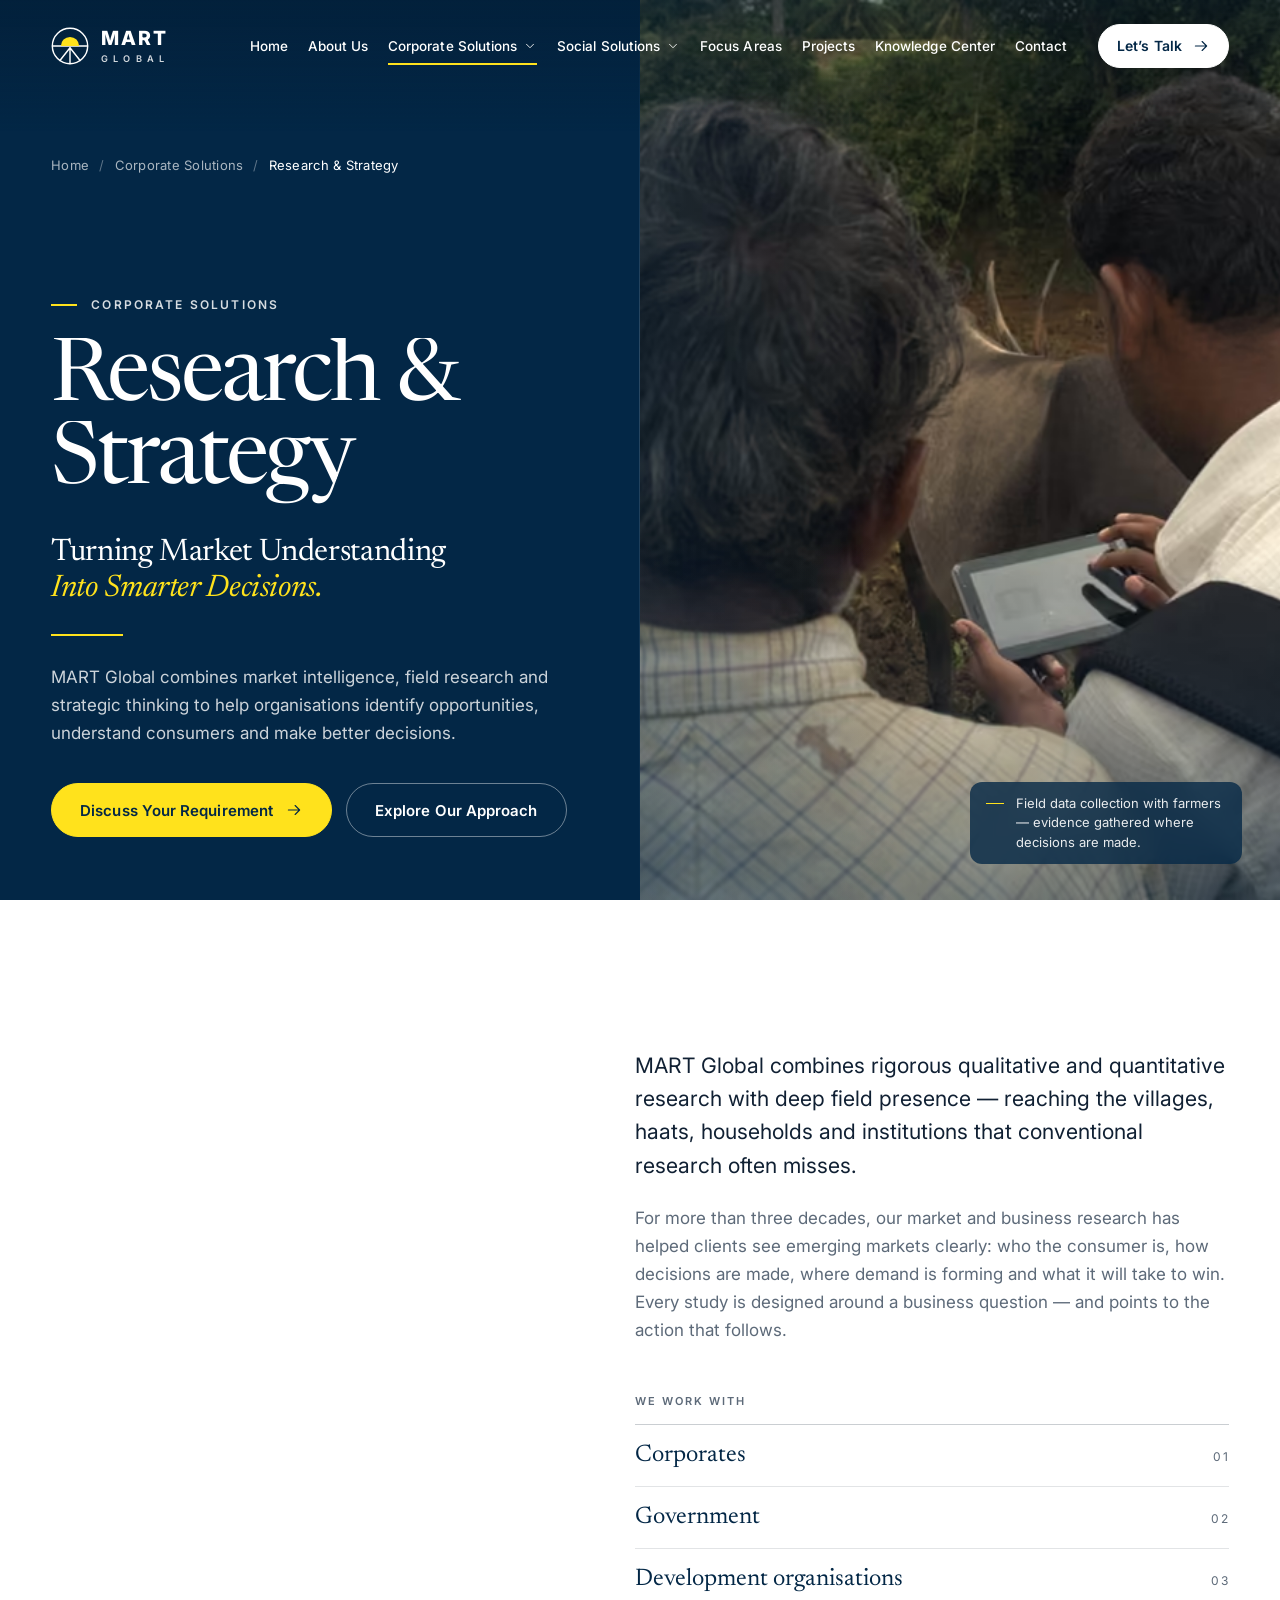
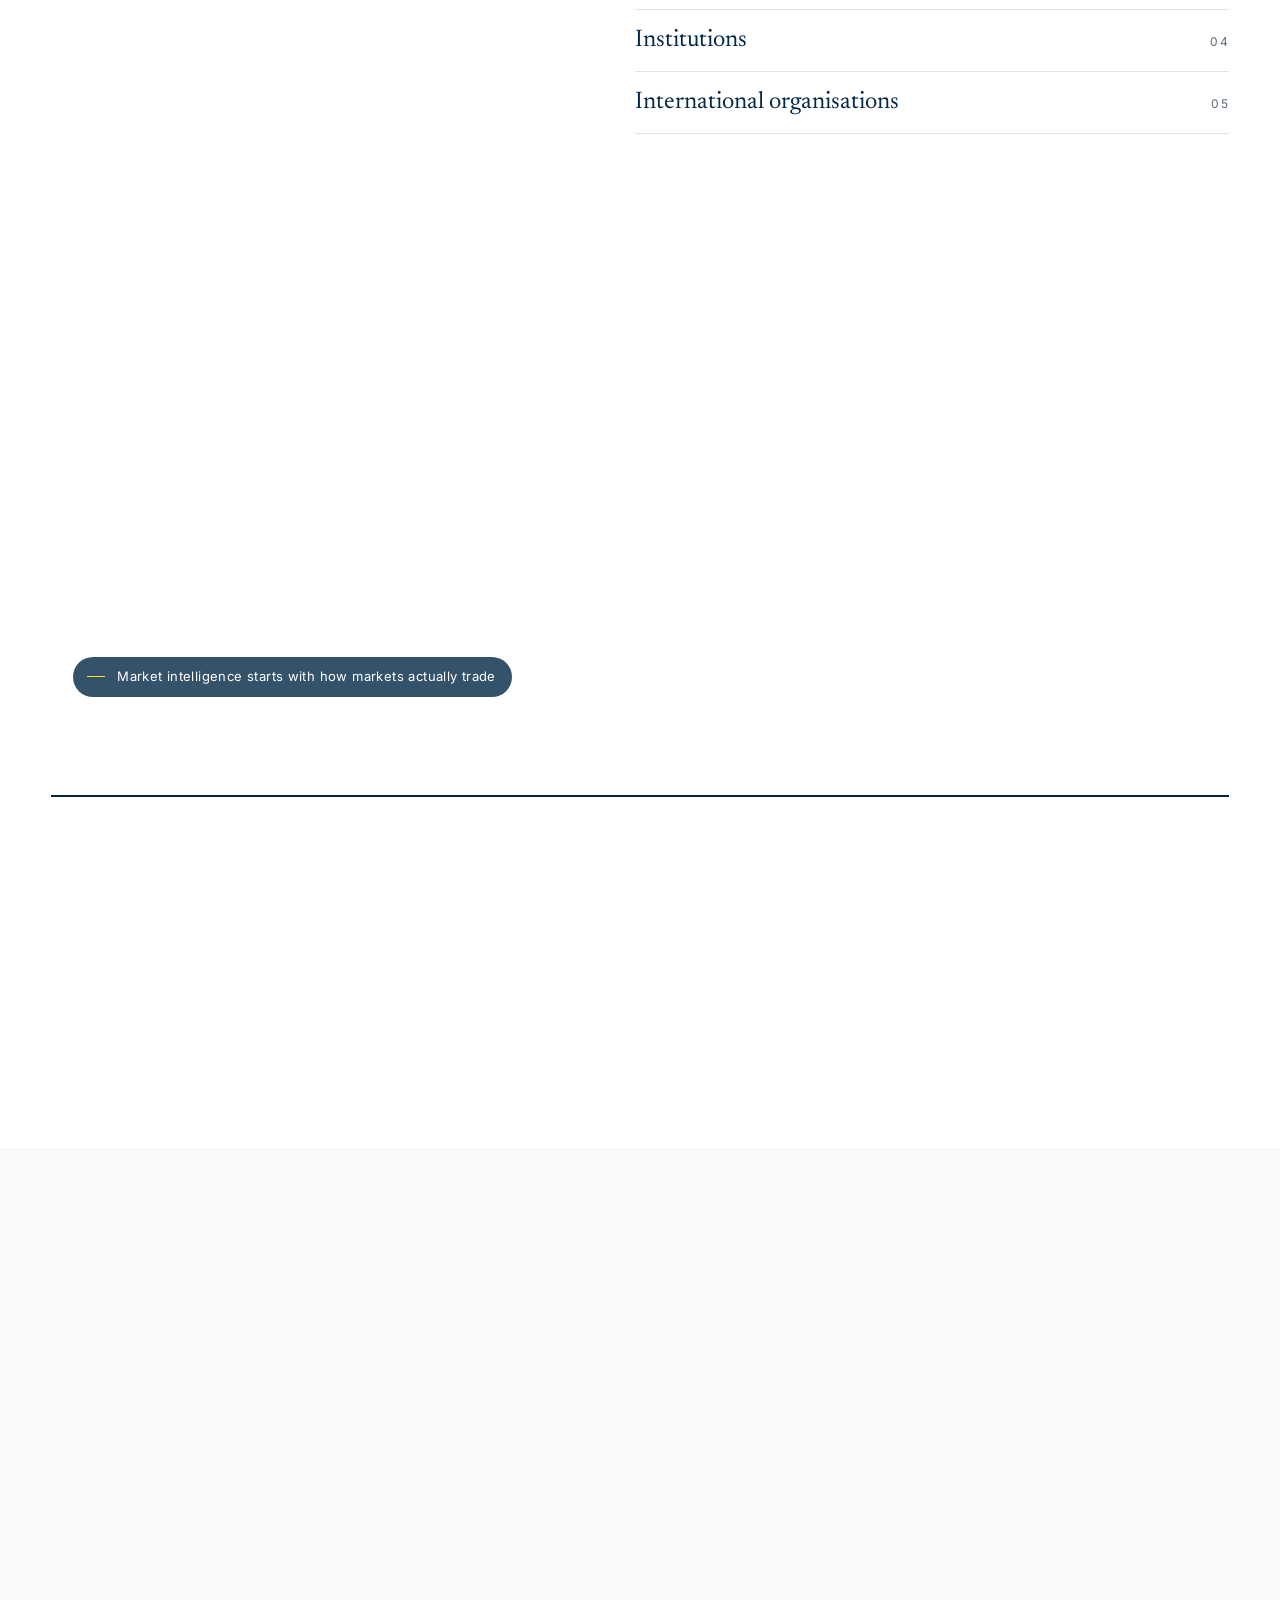
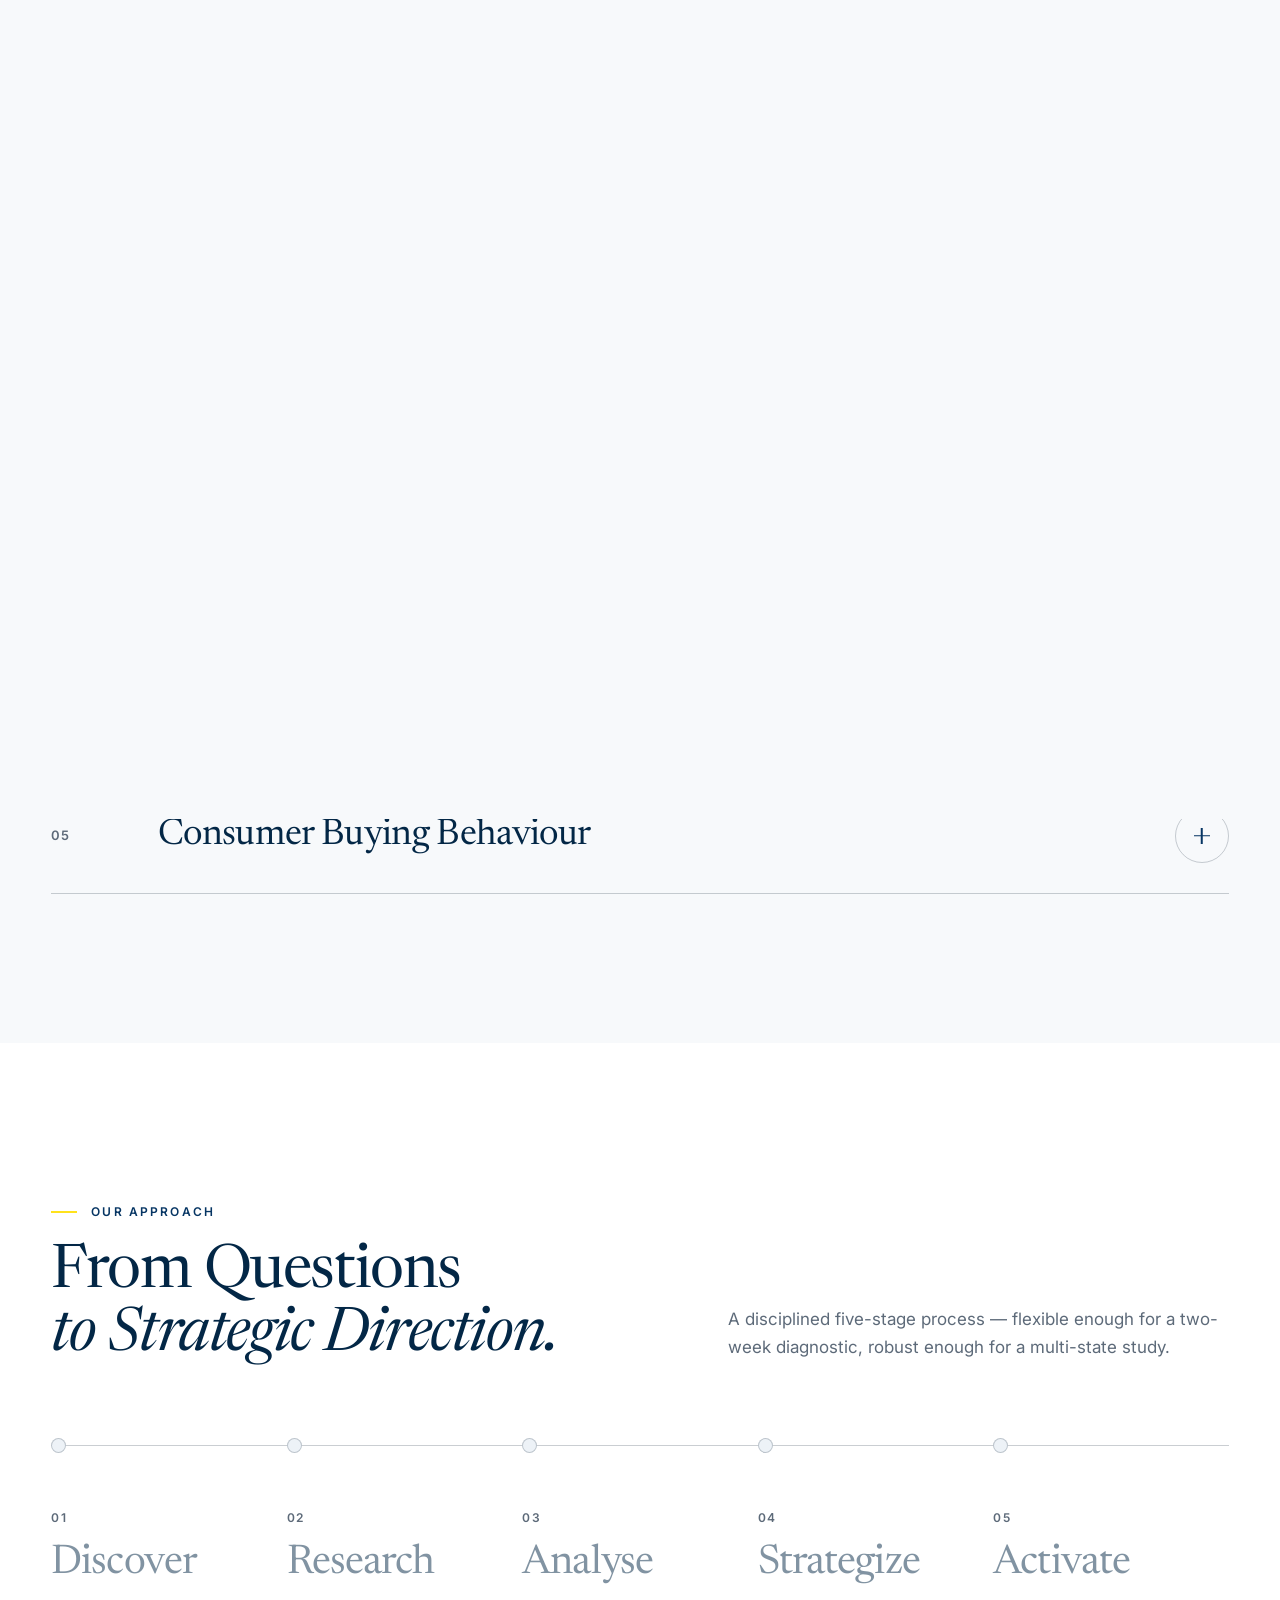
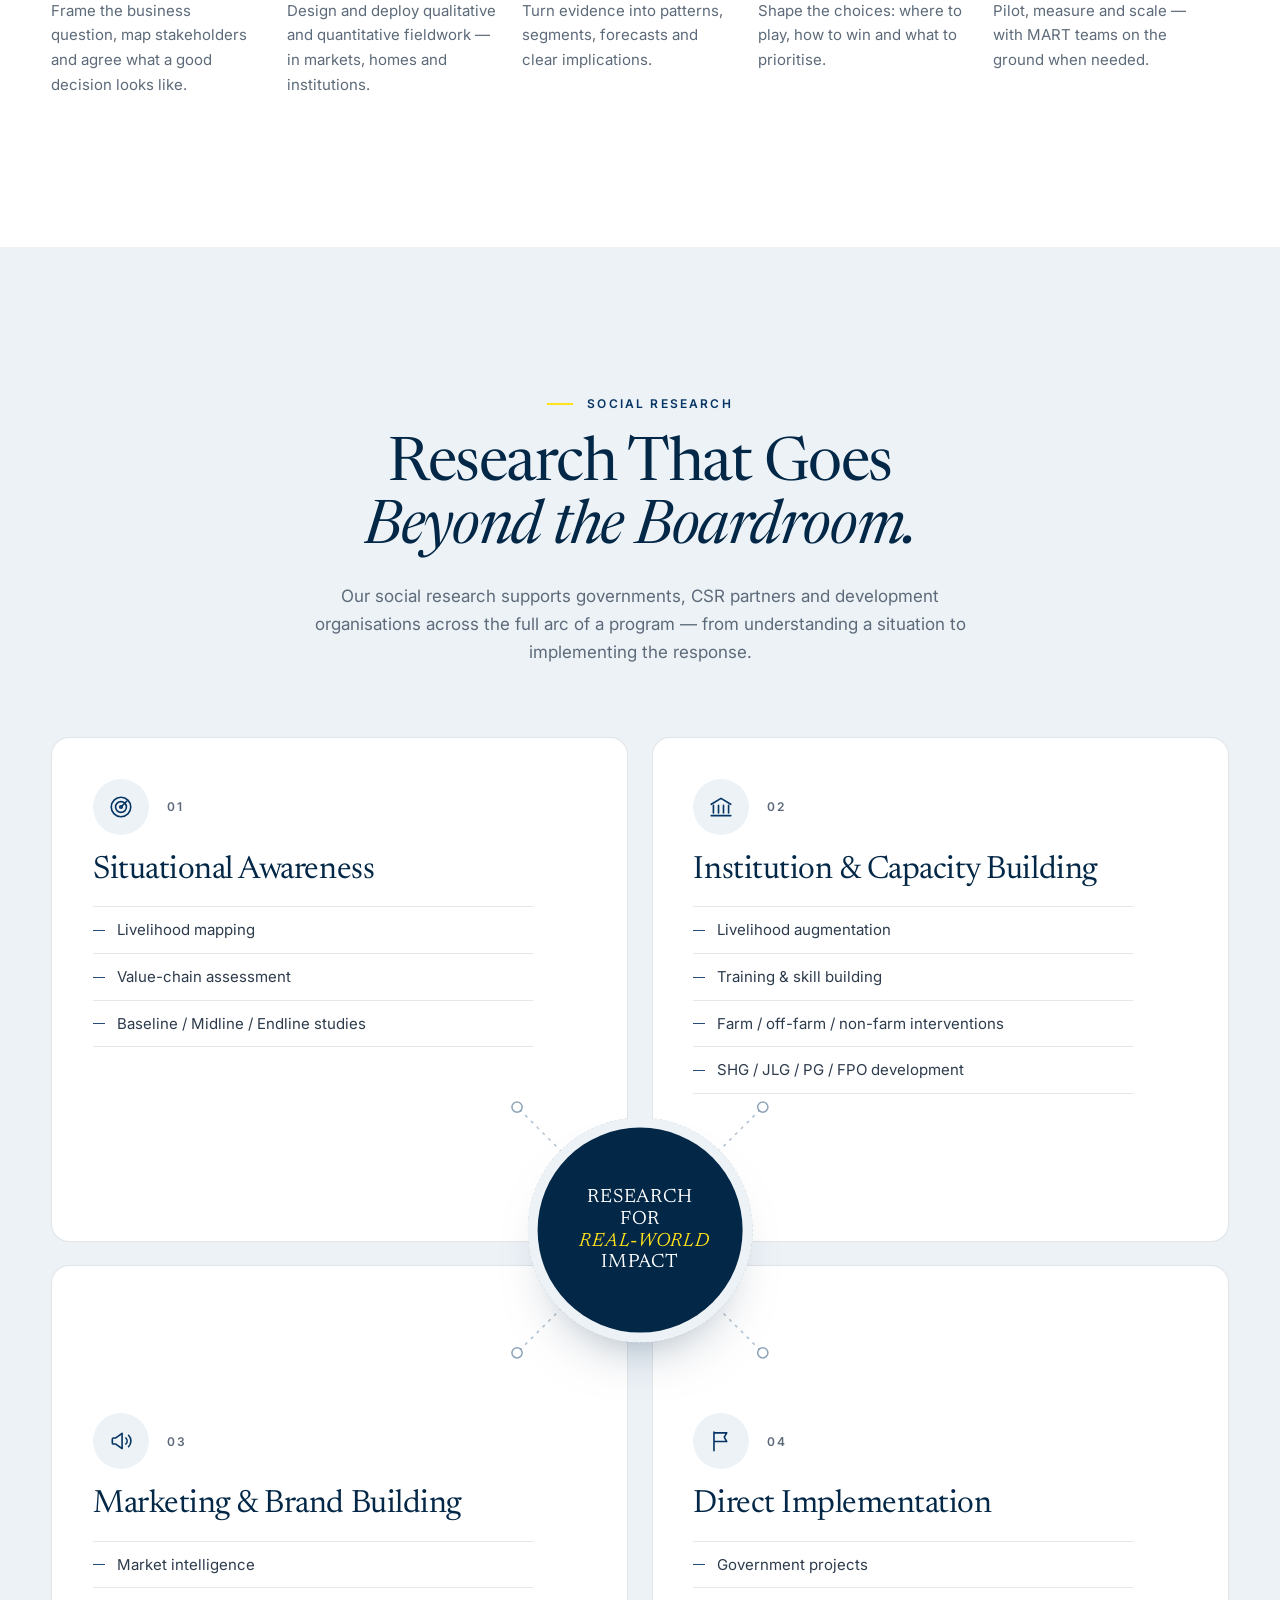
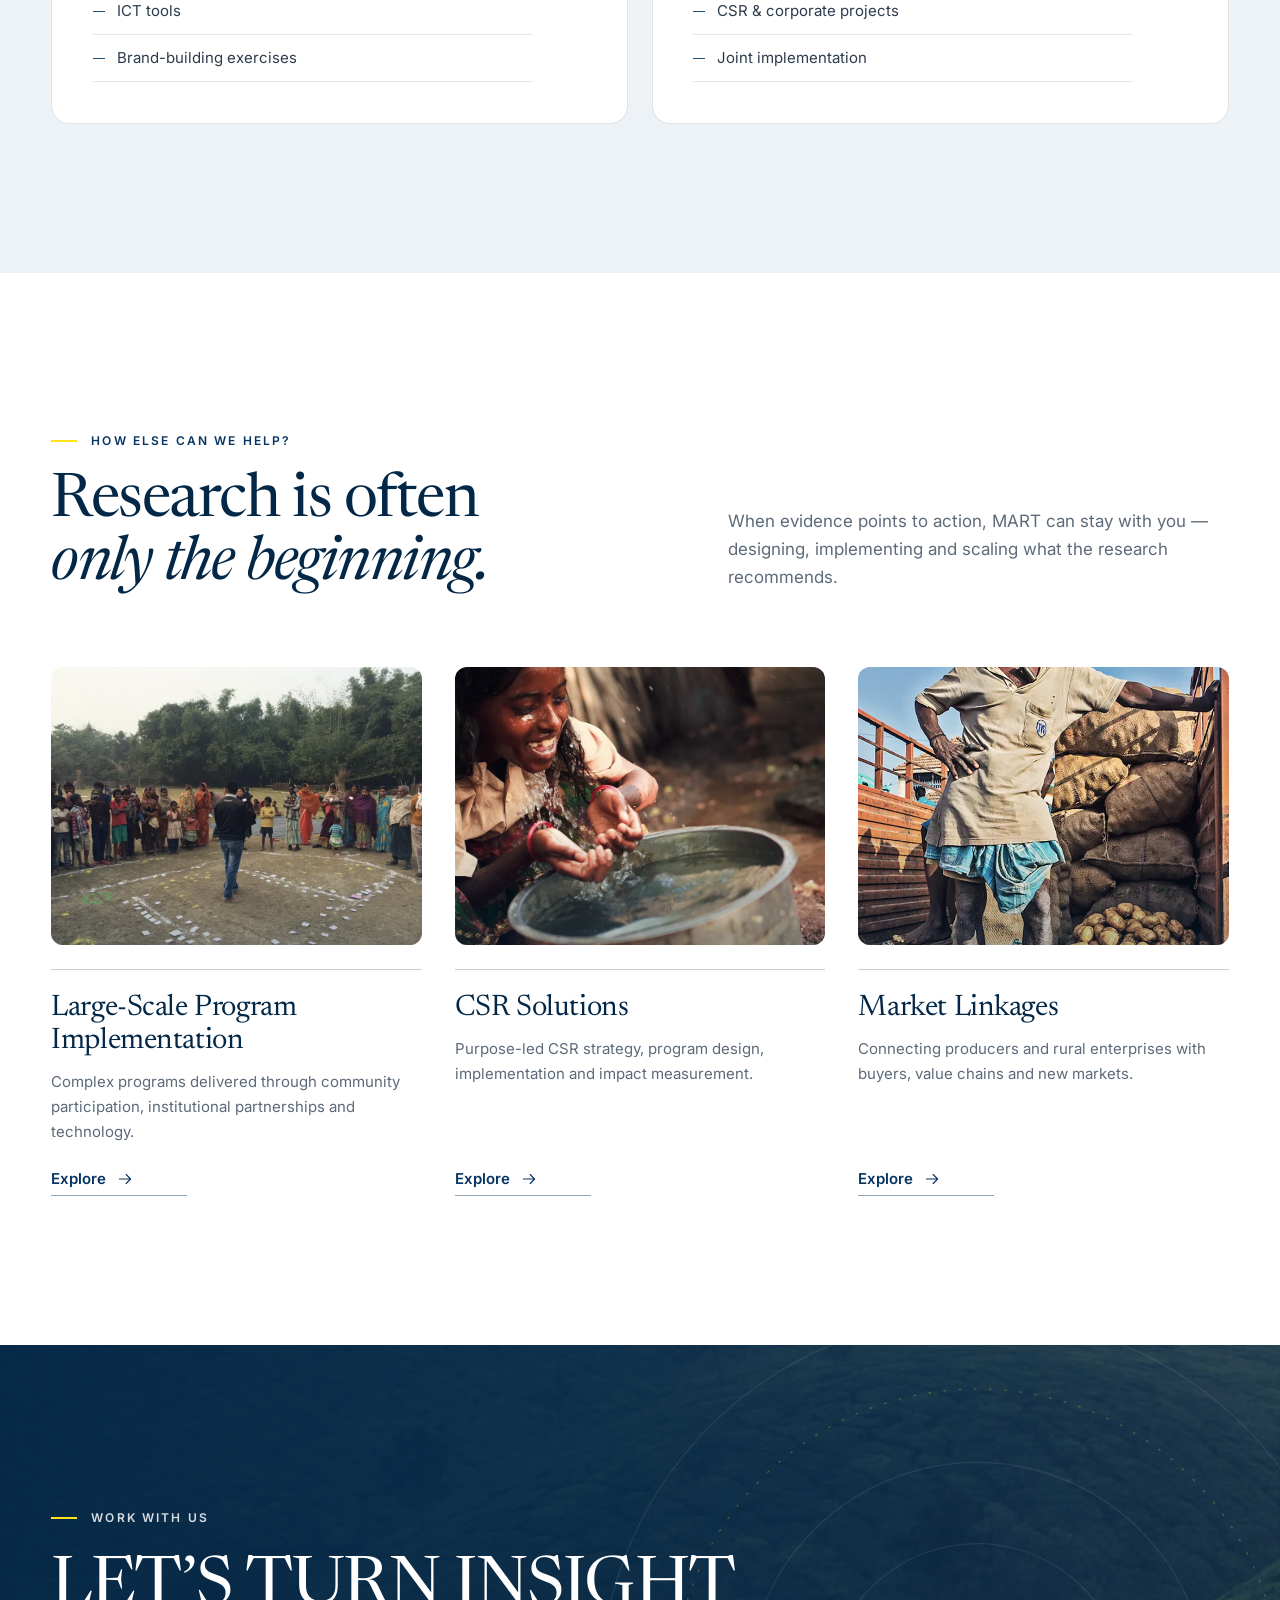
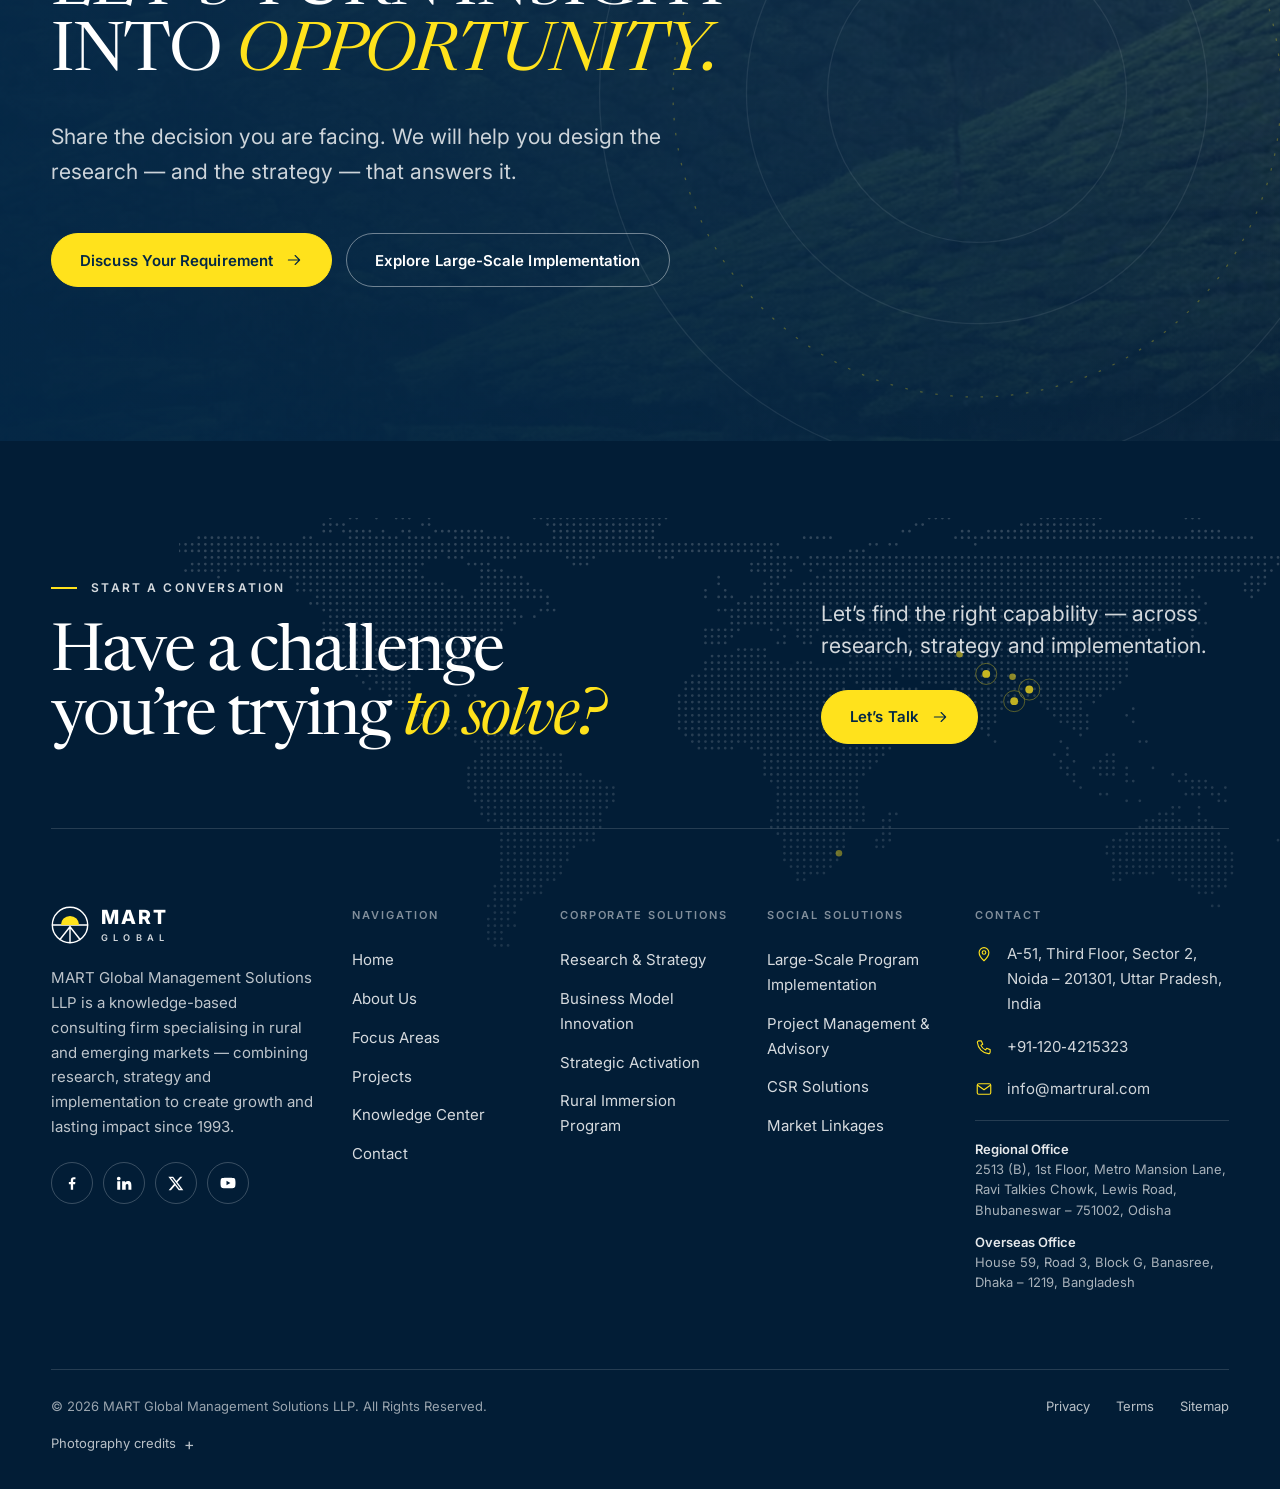
<file: research-strategy.html>
<!doctype html>
<html lang="en-IN">
<head>
  <meta charset="utf-8">
  <meta name="viewport" content="width=device-width, initial-scale=1, viewport-fit=cover">
  <title>Research &amp; Strategy — Corporate Solutions | MART Global</title>
  <meta name="description" content="MART Global combines market intelligence, field research and strategic thinking to help organisations identify opportunities, understand consumers and make better decisions in rural and emerging markets.">
  <meta name="theme-color" content="#032746">
  <meta property="og:type" content="website">
  <meta property="og:site_name" content="MART Global Management Solutions LLP">
  <meta property="og:title" content="Research &amp; Strategy — Corporate Solutions | MART Global">
  <meta property="og:description" content="MART Global combines market intelligence, field research and strategic thinking to help organisations identify opportunities, understand consumers and make better decisions in rural and emerging markets.">
  <meta property="og:image" content="assets/images/research-field.webp">
  <link rel="icon" href="assets/icons/favicon.svg" type="image/svg+xml">
  <script>
    document.documentElement.classList.add('js');
    // Font preloads only over http(s): file:// origins reject CORS preloads.
    if (/^https?:$/.test(location.protocol)) {
      ['newsreader-latin', 'inter-latin'].forEach(function (f) {
        var l = document.createElement('link');
        l.rel = 'preload'; l.as = 'font'; l.type = 'font/woff2'; l.crossOrigin = 'anonymous';
        l.href = 'assets/fonts/' + f + '.woff2';
        document.head.appendChild(l);
      });
    }
  </script>
  <link rel="stylesheet" href="assets/css/style.css">
  <noscript><style>.experience__panel[hidden] { display: block !important; } .hover-preview { display: none; }</style></noscript>
</head>
<body class="page-research" id="top">
<svg xmlns="http://www.w3.org/2000/svg" style="position:absolute;width:0;height:0;overflow:hidden" aria-hidden="true" focusable="false"><symbol id="i-arrow-right" viewBox="0 0 24 24" fill="none" stroke="currentColor" stroke-width="1.5" stroke-linecap="round" stroke-linejoin="round"><path d="M4.5 12h15M13.5 6l6 6-6 6"/></symbol><symbol id="i-arrow-up-right" viewBox="0 0 24 24" fill="none" stroke="currentColor" stroke-width="1.5" stroke-linecap="round" stroke-linejoin="round"><path d="M7 17 17 7M8.5 7H17v8.5"/></symbol><symbol id="i-chevron-down" viewBox="0 0 24 24" fill="none" stroke="currentColor" stroke-width="1.5" stroke-linecap="round" stroke-linejoin="round"><path d="m6 9 6 6 6-6"/></symbol><symbol id="i-plus" viewBox="0 0 24 24" fill="none" stroke="currentColor" stroke-width="1.5" stroke-linecap="round" stroke-linejoin="round"><path d="M12 5v14M5 12h14"/></symbol><symbol id="i-close" viewBox="0 0 24 24" fill="none" stroke="currentColor" stroke-width="1.5" stroke-linecap="round" stroke-linejoin="round"><path d="M6 6l12 12M18 6 6 18"/></symbol><symbol id="i-phone" viewBox="0 0 24 24" fill="none" stroke="currentColor" stroke-width="1.5" stroke-linecap="round" stroke-linejoin="round"><path d="M5.2 3.8h3.3l1.8 4.6-2.3 1.4a11.5 11.5 0 0 0 6.2 6.2l1.4-2.3 4.6 1.8v3.3a2 2 0 0 1-2.2 2A16.3 16.3 0 0 1 3.2 6a2 2 0 0 1 2-2.2Z"/></symbol><symbol id="i-mail" viewBox="0 0 24 24" fill="none" stroke="currentColor" stroke-width="1.5" stroke-linecap="round" stroke-linejoin="round"><rect x="3" y="5" width="18" height="14" rx="2"/><path d="m3.5 7 8.5 6 8.5-6"/></symbol><symbol id="i-map-pin" viewBox="0 0 24 24" fill="none" stroke="currentColor" stroke-width="1.5" stroke-linecap="round" stroke-linejoin="round"><path d="M12 21s-6.5-5.8-6.5-11a6.5 6.5 0 0 1 13 0c0 5.2-6.5 11-6.5 11Z"/><circle cx="12" cy="10" r="2.4"/></symbol><symbol id="i-globe" viewBox="0 0 24 24" fill="none" stroke="currentColor" stroke-width="1.5" stroke-linecap="round" stroke-linejoin="round"><circle cx="12" cy="12" r="9"/><path d="M3 12h18M12 3c2.5 2.6 3.8 5.6 3.8 9s-1.3 6.4-3.8 9c-2.5-2.6-3.8-5.6-3.8-9S9.5 5.6 12 3Z"/></symbol><symbol id="i-radar" viewBox="0 0 24 24" fill="none" stroke="currentColor" stroke-width="1.5" stroke-linecap="round" stroke-linejoin="round"><circle cx="12" cy="12" r="9"/><circle cx="12" cy="12" r="5"/><path d="m12 12 5.5-5.5"/><circle cx="12" cy="12" r="1.2"/></symbol><symbol id="i-institution" viewBox="0 0 24 24" fill="none" stroke="currentColor" stroke-width="1.5" stroke-linecap="round" stroke-linejoin="round"><path d="M3 9.5 12 4l9 5.5M5 10.5v7M9.7 10.5v7M14.3 10.5v7M19 10.5v7M3 20h18"/></symbol><symbol id="i-megaphone" viewBox="0 0 24 24" fill="none" stroke="currentColor" stroke-width="1.5" stroke-linecap="round" stroke-linejoin="round"><path d="M4 10.2v3.6c0 .6.4 1 1 1h2.2L13 19V5L7.2 9.2H5c-.6 0-1 .4-1 1Z"/><path d="M16.5 9.2a4 4 0 0 1 0 5.6M19 6.7a7.6 7.6 0 0 1 0 10.6"/></symbol><symbol id="i-flag" viewBox="0 0 24 24" fill="none" stroke="currentColor" stroke-width="1.5" stroke-linecap="round" stroke-linejoin="round"><path d="M5.5 21V3.8M5.5 4.5h11.8l-2.3 4 2.3 4H5.5"/></symbol><symbol id="i-sprout" viewBox="0 0 24 24" fill="none" stroke="currentColor" stroke-width="1.5" stroke-linecap="round" stroke-linejoin="round"><path d="M12 21v-8.5M12 12.5c0-4.3 3-7.3 8-7.3 0 5-3 7.3-8 7.3ZM12 14.5c0-3.1-2.6-5.4-7-5.4 0 3.9 2.6 5.4 7 5.4Z"/></symbol><symbol id="i-people" viewBox="0 0 24 24" fill="none" stroke="currentColor" stroke-width="1.5" stroke-linecap="round" stroke-linejoin="round"><circle cx="12" cy="7.5" r="2.6"/><circle cx="5.3" cy="9.6" r="2"/><circle cx="18.7" cy="9.6" r="2"/><path d="M7.8 19.5c0-2.4 1.9-4.3 4.2-4.3s4.2 1.9 4.2 4.3M2.3 18.5c0-1.9 1.4-3.4 3.1-3.4.9 0 1.7.4 2.3 1M21.7 18.5c0-1.9-1.4-3.4-3.1-3.4-.9 0-1.7.4-2.3 1"/></symbol><symbol id="i-woman-spark" viewBox="0 0 24 24" fill="none" stroke="currentColor" stroke-width="1.5" stroke-linecap="round" stroke-linejoin="round"><circle cx="10" cy="7.5" r="3.2"/><path d="M3.8 20.5c0-3.5 2.8-6.3 6.2-6.3s6.2 2.8 6.2 6.3M18.5 3.5v5M16 6h5"/></symbol><symbol id="i-cap" viewBox="0 0 24 24" fill="none" stroke="currentColor" stroke-width="1.5" stroke-linecap="round" stroke-linejoin="round"><path d="m2.5 9.2 9.5-4.7 9.5 4.7-9.5 4.7Z"/><path d="M6.3 11.2v4.6c0 1.6 2.6 3 5.7 3s5.7-1.4 5.7-3v-4.6M21.5 9.2v5.5"/></symbol><symbol id="i-wallet" viewBox="0 0 24 24" fill="none" stroke="currentColor" stroke-width="1.5" stroke-linecap="round" stroke-linejoin="round"><path d="M4 7.5V6.3C4 5 5 4 6.3 4h10.4M4 7.5h15a1 1 0 0 1 1 1V19a1 1 0 0 1-1 1H5a1 1 0 0 1-1-1V7.5Z"/><path d="M15.5 13.8h2"/></symbol><symbol id="i-tree" viewBox="0 0 24 24" fill="none" stroke="currentColor" stroke-width="1.5" stroke-linecap="round" stroke-linejoin="round"><path d="M5.5 18.5C5.5 10.6 11.3 4.8 19.5 4.5c-.3 8.2-6.1 14-14 14Z"/><path d="M5.5 18.5 14 10M4 20l1.5-1.5"/></symbol><symbol id="i-mobile" viewBox="0 0 24 24" fill="none" stroke="currentColor" stroke-width="1.5" stroke-linecap="round" stroke-linejoin="round"><rect x="6.8" y="2.8" width="10.4" height="18.4" rx="2.2"/><path d="M10.8 18h2.4"/></symbol><symbol id="i-stall" viewBox="0 0 24 24" fill="none" stroke="currentColor" stroke-width="1.5" stroke-linecap="round" stroke-linejoin="round"><path d="M3.5 9 5.4 4h13.2l1.9 5M3.5 9h17c0 1.7-1.3 3-2.8 3s-2.9-1.3-2.9-3c0 1.7-1.3 3-2.8 3S9.2 10.7 9.2 9c0 1.7-1.3 3-2.9 3S3.5 10.7 3.5 9ZM5.2 12v8.5h13.6V12M10 20.5v-4.5h4v4.5"/></symbol><symbol id="i-handshake" viewBox="0 0 24 24" fill="none" stroke="currentColor" stroke-width="1.5" stroke-linecap="round" stroke-linejoin="round"><path d="m2.5 11 3.6-3.6 3.4 1.2 2-1.6c.8-.6 1.9-.6 2.7 0l3.2 2.6 2.6-.4M2.5 11l2 2M21.5 10.6l-2.3 2.7M7 13.5l3.1 3a1.3 1.3 0 0 0 1.9-1.9M9.2 12.2l3.9 3.7a1.3 1.3 0 0 0 1.9-1.8l-2.6-2.6M12.3 11.4l2.9 2.8a1.3 1.3 0 0 0 1.9-1.8L14 9.3"/></symbol><symbol id="i-chart" viewBox="0 0 24 24" fill="none" stroke="currentColor" stroke-width="1.5" stroke-linecap="round" stroke-linejoin="round"><path d="M4 20V4M4 20h16M8 16v-4M12 16V8M16 16v-6"/></symbol><symbol id="i-target" viewBox="0 0 24 24" fill="none" stroke="currentColor" stroke-width="1.5" stroke-linecap="round" stroke-linejoin="round"><circle cx="12" cy="12" r="8.5"/><circle cx="12" cy="12" r="4.5"/><circle cx="12" cy="12" r="1"/></symbol><symbol id="i-spark" viewBox="0 0 24 24" fill="none" stroke="currentColor" stroke-width="1.5" stroke-linecap="round" stroke-linejoin="round"><path d="M12 3v4M12 17v4M3 12h4M17 12h4M5.6 5.6l2.8 2.8M15.6 15.6l2.8 2.8M5.6 18.4l2.8-2.8M15.6 8.4l2.8-2.8"/></symbol><symbol id="i-linkedin" viewBox="0 0 24 24" fill="currentColor"><path d="M4.98 3.5a2.48 2.48 0 1 1 0 4.96 2.48 2.48 0 0 1 0-4.96ZM3 9.75h3.96V21H3V9.75Zm6.5 0h3.8v1.54h.05c.53-1 1.82-2.05 3.75-2.05 4 0 4.74 2.63 4.74 6.06V21h-3.95v-5.06c0-1.2-.02-2.76-1.68-2.76-1.68 0-1.94 1.31-1.94 2.67V21H9.5V9.75Z"/></symbol><symbol id="i-facebook" viewBox="0 0 24 24" fill="currentColor"><path d="M13.5 21v-7.5h2.6l.4-3h-3V8.6c0-.87.25-1.46 1.5-1.46h1.6V4.46A21 21 0 0 0 14.27 4.3c-2.3 0-3.87 1.4-3.87 3.98v2.22H7.8v3h2.6V21h3.1Z"/></symbol><symbol id="i-x" viewBox="0 0 24 24" fill="currentColor"><path d="M17.53 3.5h3.07l-6.7 7.66 7.88 10.34h-6.17l-4.83-6.32-5.53 6.32H2.18l7.17-8.2L1.8 3.5h6.33l4.37 5.78 5.03-5.78Zm-1.08 16.18h1.7L7.18 5.22H5.35l11.1 14.46Z"/></symbol><symbol id="i-youtube" viewBox="0 0 24 24" fill="currentColor"><path d="M21.6 7.2a2.5 2.5 0 0 0-1.76-1.77C18.3 5 12 5 12 5s-6.3 0-7.84.43A2.5 2.5 0 0 0 2.4 7.2 26 26 0 0 0 2 12a26 26 0 0 0 .4 4.8 2.5 2.5 0 0 0 1.76 1.77C5.7 19 12 19 12 19s6.3 0 7.84-.43a2.5 2.5 0 0 0 1.76-1.77A26 26 0 0 0 22 12a26 26 0 0 0-.4-4.8ZM10 15V9l5.2 3L10 15Z"/></symbol><symbol id="i-instagram" viewBox="0 0 24 24" fill="none" stroke="currentColor" stroke-width="1.6" stroke-linecap="round" stroke-linejoin="round"><rect x="3.5" y="3.5" width="17" height="17" rx="5"/><circle cx="12" cy="12" r="4"/><circle cx="17.3" cy="6.7" r=".6" fill="currentColor"/></symbol></svg>
<a class="skip-link" href="#main">Skip to content</a>
<header class="site-header" data-header>
  <div class="container header__inner">
    <a class="brand" href="index.html" aria-label="MART Global — home">
      <svg class="brand__mark" viewBox="0 0 40 40" aria-hidden="true" focusable="false">
        <g fill="none" stroke="currentColor" stroke-width="1.5" stroke-linecap="round">
          <circle cx="20" cy="20" r="18.6"/>
          <path d="M1.6 20h36.8M20 21.8 9.4 35.2M20 21.8v16.6M20 21.8l10.6 13.4"/>
        </g>
        <path d="M10.4 20a9.6 9.6 0 0 1 19.2 0Z" fill="#FFE21C"/>
      </svg>
      <span class="brand__word"><span class="brand__name">MART</span><span class="brand__sub">Global</span></span>
    </a>

    <nav class="primary-nav" aria-label="Primary">
      <ul class="nav-list">
        <li><a class="nav-link" href="index.html" >Home</a></li>
        <li><a class="nav-link" href="index.html#about">About Us</a></li>
        <li>
          <button class="nav-link is-current" type="button" aria-expanded="false" aria-controls="mega-corporate" data-mega-trigger>
            Corporate Solutions <svg class="chev" aria-hidden="true" focusable="false"><use href="#i-chevron-down"></use></svg>
          </button>
        </li>
        <li>
          <button class="nav-link" type="button" aria-expanded="false" aria-controls="mega-social" data-mega-trigger>
            Social Solutions <svg class="chev" aria-hidden="true" focusable="false"><use href="#i-chevron-down"></use></svg>
          </button>
        </li>
        <li><a class="nav-link" href="index.html#focus">Focus Areas</a></li>
        <li><a class="nav-link" href="index.html#projects">Projects</a></li>
        <li><a class="nav-link" href="#" data-soon="The Knowledge Center is planned for the next design phase.">Knowledge Center</a></li>
        <li><a class="nav-link" href="#contact">Contact</a></li>
      </ul>
    </nav>

    <a class="btn btn--sm header__cta" href="#contact">Let’s Talk <svg class="icon" aria-hidden="true" focusable="false"><use href="#i-arrow-right"></use></svg></a>

    <button class="menu-toggle" type="button" aria-expanded="false" aria-controls="mobile-menu" data-menu-toggle>
      <span class="menu-toggle__label" data-menu-label>Menu</span>
      <span class="menu-toggle__box" aria-hidden="true"><span></span><span></span></span>
    </button>
  </div>

  <!-- Corporate mega menu -->
  <div class="mega" id="mega-corporate" data-mega inert>
    <div class="container mega__inner">
      <div class="mega__intro">
        <p class="eyebrow stagger-item" style="--i:0">Corporate Solutions</p>
        <p class="mega__title stagger-item" style="--i:1">Insight, strategy and activation for emerging markets.</p>
        <p class="mega__text stagger-item" style="--i:2">Research, strategy and business transformation capabilities for organisations seeking sustainable market advantage.</p>
        <a class="link-arrow stagger-item" style="--i:3" href="index.html#corporate">Explore Corporate Solutions <svg class="icon" aria-hidden="true" focusable="false"><use href="#i-arrow-right"></use></svg></a>
      </div>
      <ul class="mega__services">
        <li class="stagger-item" style="--i:1">
          <a class="mega-item" href="research-strategy.html" aria-current="page">
            <span class="mega-item__num">01</span>
            <span><span class="mega-item__title">Research &amp; Strategy</span><span class="mega-item__desc">Market intelligence, consumer insight and strategic direction.</span></span>
            <span class="mega-item__arrow"><svg class="icon" aria-hidden="true" focusable="false"><use href="#i-arrow-right"></use></svg></span>
          </a>
        </li>
        <li class="stagger-item" style="--i:2">
          <a class="mega-item" href="#" data-soon>
            <span class="mega-item__num">02</span>
            <span><span class="mega-item__title">Business Model Innovation</span><span class="mega-item__desc">Viable models for emerging and base-of-the-pyramid markets.</span></span>
            <span class="mega-item__arrow"><svg class="icon" aria-hidden="true" focusable="false"><use href="#i-arrow-right"></use></svg></span>
          </a>
        </li>
        <li class="stagger-item" style="--i:3">
          <a class="mega-item" href="#" data-soon>
            <span class="mega-item__num">03</span>
            <span><span class="mega-item__title">Strategic Activation</span><span class="mega-item__desc">Taking strategy to market through pilots and on-ground execution.</span></span>
            <span class="mega-item__arrow"><svg class="icon" aria-hidden="true" focusable="false"><use href="#i-arrow-right"></use></svg></span>
          </a>
        </li>
        <li class="stagger-item" style="--i:4">
          <a class="mega-item" href="#" data-soon>
            <span class="mega-item__num">04</span>
            <span><span class="mega-item__title">Rural Immersion Program</span><span class="mega-item__desc">Field immersions that bring leadership face to face with rural India.</span></span>
            <span class="mega-item__arrow"><svg class="icon" aria-hidden="true" focusable="false"><use href="#i-arrow-right"></use></svg></span>
          </a>
        </li>
      </ul>
      <div class="mega__aside">
        <div class="stagger-item" style="--i:2">
          <p class="mega__label">Explore More</p>
          <div class="mega__links">
            <a href="index.html#focus">Focus Areas <svg class="icon" aria-hidden="true" focusable="false"><use href="#i-arrow-right"></use></svg></a>
            <a href="index.html#projects">Projects <svg class="icon" aria-hidden="true" focusable="false"><use href="#i-arrow-right"></use></svg></a>
            <a href="index.html#social">Social Solutions <svg class="icon" aria-hidden="true" focusable="false"><use href="#i-arrow-right"></use></svg></a>
          </div>
        </div>
        <a class="mega__feature stagger-item" style="--i:4" href="research-strategy.html">
          <img src="assets/images/research-field-sm.webp" alt="" width="960" height="638" loading="lazy" decoding="async">
          <span>Research &amp; Strategy <svg class="icon" aria-hidden="true" focusable="false"><use href="#i-arrow-right"></use></svg></span>
        </a>
      </div>
    </div>
  </div>

  <!-- Social mega menu -->
  <div class="mega" id="mega-social" data-mega inert>
    <div class="container mega__inner">
      <div class="mega__intro">
        <p class="eyebrow stagger-item" style="--i:0">Social Solutions</p>
        <p class="mega__title stagger-item" style="--i:1">Implementation and impact, at scale.</p>
        <p class="mega__text stagger-item" style="--i:2">Large-scale implementation and impact capabilities designed for communities, institutions and development programs.</p>
        <a class="link-arrow stagger-item" style="--i:3" href="index.html#social">Explore Social Solutions <svg class="icon" aria-hidden="true" focusable="false"><use href="#i-arrow-right"></use></svg></a>
      </div>
      <ul class="mega__services">
        <li class="stagger-item" style="--i:1">
          <a class="mega-item" href="large-scale-program-implementation.html" >
            <span class="mega-item__num">01</span>
            <span><span class="mega-item__title">Large-Scale Program Implementation</span><span class="mega-item__desc">Complex programs delivered with communities and institutions.</span></span>
            <span class="mega-item__arrow"><svg class="icon" aria-hidden="true" focusable="false"><use href="#i-arrow-right"></use></svg></span>
          </a>
        </li>
        <li class="stagger-item" style="--i:2">
          <a class="mega-item" href="#" data-soon>
            <span class="mega-item__num">02</span>
            <span><span class="mega-item__title">Project Management &amp; Advisory</span><span class="mega-item__desc">Program design, management support and monitoring.</span></span>
            <span class="mega-item__arrow"><svg class="icon" aria-hidden="true" focusable="false"><use href="#i-arrow-right"></use></svg></span>
          </a>
        </li>
        <li class="stagger-item" style="--i:3">
          <a class="mega-item" href="#" data-soon>
            <span class="mega-item__num">03</span>
            <span><span class="mega-item__title">CSR Solutions</span><span class="mega-item__desc">Strategy, implementation and impact assessment for CSR.</span></span>
            <span class="mega-item__arrow"><svg class="icon" aria-hidden="true" focusable="false"><use href="#i-arrow-right"></use></svg></span>
          </a>
        </li>
        <li class="stagger-item" style="--i:4">
          <a class="mega-item" href="#" data-soon>
            <span class="mega-item__num">04</span>
            <span><span class="mega-item__title">Market Linkages</span><span class="mega-item__desc">Connecting producers and rural enterprises to markets.</span></span>
            <span class="mega-item__arrow"><svg class="icon" aria-hidden="true" focusable="false"><use href="#i-arrow-right"></use></svg></span>
          </a>
        </li>
      </ul>
      <div class="mega__aside">
        <div class="stagger-item" style="--i:2">
          <p class="mega__label">Explore More</p>
          <div class="mega__links">
            <a href="index.html#focus">Focus Areas <svg class="icon" aria-hidden="true" focusable="false"><use href="#i-arrow-right"></use></svg></a>
            <a href="index.html#projects">Projects <svg class="icon" aria-hidden="true" focusable="false"><use href="#i-arrow-right"></use></svg></a>
            <a href="index.html#corporate">Corporate Solutions <svg class="icon" aria-hidden="true" focusable="false"><use href="#i-arrow-right"></use></svg></a>
          </div>
        </div>
        <a class="mega__feature stagger-item" style="--i:4" href="large-scale-program-implementation.html">
          <img src="assets/images/program-community-sm.webp" alt="" width="960" height="720" loading="lazy" decoding="async">
          <span>Large-Scale Program Implementation <svg class="icon" aria-hidden="true" focusable="false"><use href="#i-arrow-right"></use></svg></span>
        </a>
      </div>
    </div>
  </div>
</header>
<div class="mega-scrim" data-mega-scrim aria-hidden="true"></div>

<!-- Full-screen mobile menu -->
<div class="mobile-menu" id="mobile-menu" data-mobile-menu inert role="dialog" aria-modal="true" aria-label="Site menu">
  <nav aria-label="Mobile">
    <ul class="mobile-menu__list">
      <li style="--i:0"><a class="m-link" href="index.html" >Home</a></li>
      <li style="--i:1"><a class="m-link" href="index.html#about">About Us</a></li>
      <li style="--i:2">
        <button class="m-link" type="button" aria-expanded="false" aria-controls="m-corporate" data-m-acc>Corporate Solutions <span class="m-link__icon" aria-hidden="true"></span></button>
        <div class="m-acc__panel" id="m-corporate" inert>
          <div class="m-acc__inner">
            <ul>
              <li><a class="m-sub" href="research-strategy.html" aria-current="page"><span>01</span>Research &amp; Strategy</a></li>
              <li><a class="m-sub" href="#" data-soon><span>02</span>Business Model Innovation</a></li>
              <li><a class="m-sub" href="#" data-soon><span>03</span>Strategic Activation</a></li>
              <li><a class="m-sub" href="#" data-soon><span>04</span>Rural Immersion Program</a></li>
              <li><a class="m-sub" href="index.html#corporate"><span>→</span>Explore Corporate Solutions</a></li>
            </ul>
          </div>
        </div>
      </li>
      <li style="--i:3">
        <button class="m-link" type="button" aria-expanded="false" aria-controls="m-social" data-m-acc>Social Solutions <span class="m-link__icon" aria-hidden="true"></span></button>
        <div class="m-acc__panel" id="m-social" inert>
          <div class="m-acc__inner">
            <ul>
              <li><a class="m-sub" href="large-scale-program-implementation.html" ><span>01</span>Large-Scale Program Implementation</a></li>
              <li><a class="m-sub" href="#" data-soon><span>02</span>Project Management &amp; Advisory</a></li>
              <li><a class="m-sub" href="#" data-soon><span>03</span>CSR Solutions</a></li>
              <li><a class="m-sub" href="#" data-soon><span>04</span>Market Linkages</a></li>
              <li><a class="m-sub" href="index.html#social"><span>→</span>Explore Social Solutions</a></li>
            </ul>
          </div>
        </div>
      </li>
      <li style="--i:4"><a class="m-link" href="index.html#focus">Focus Areas</a></li>
      <li style="--i:5"><a class="m-link" href="index.html#projects">Projects</a></li>
      <li style="--i:6"><a class="m-link" href="#" data-soon="The Knowledge Center is planned for the next design phase.">Knowledge Center</a></li>
      <li style="--i:7"><a class="m-link" href="#contact">Contact</a></li>
    </ul>
  </nav>
  <div class="mobile-menu__foot">
    <a class="btn btn--yellow" href="#contact">Let’s Talk <svg class="icon" aria-hidden="true" focusable="false"><use href="#i-arrow-right"></use></svg></a>
    <div class="mobile-menu__contact">
      <a href="tel:+911204215323">+91&#8209;120&#8209;4215323</a>
      <a href="mailto:info@martrural.com">info@martrural.com</a>
      <span>A-51, Third Floor, Sector 2, Noida – 201301</span>
    </div>
  </div>
</div>
<main id="main">

  <!-- ============================== HERO ============================== -->
  <section class="page-hero page-hero--split" data-hero aria-labelledby="page-title">
    <div class="page-hero__content">
      <div class="page-hero__top">
        <nav class="breadcrumb hero-in" style="--d:60ms" aria-label="Breadcrumb">
          <ol>
            <li><a href="index.html">Home</a></li>
            <li><a href="index.html#corporate">Corporate Solutions</a></li>
            <li><span aria-current="page">Research &amp; Strategy</span></li>
          </ol>
        </nav>
      </div>
      <p class="eyebrow eyebrow--light hero-in" style="--d:120ms">Corporate Solutions</p>
      <h1 class="page-hero__title hero-lines" id="page-title" style="--d:140ms">
        <span class="line" style="--l:0"><span>Research &amp;</span></span>
        <span class="line" style="--l:1"><span>Strategy</span></span>
      </h1>
      <p class="page-hero__statement hero-in" style="--d:300ms">Turning Market Understanding <em>Into Smarter Decisions.</em></p>
      <span class="page-hero__rule" aria-hidden="true"></span>
      <p class="page-hero__desc hero-in" style="--d:380ms">MART Global combines market intelligence, field research and strategic thinking to help organisations identify opportunities, understand consumers and make better decisions.</p>
      <div class="page-hero__actions hero-in" style="--d:460ms">
        <a class="btn btn--yellow" href="mailto:info@martrural.com?subject=Research%20%26%20Strategy%20enquiry">Discuss Your Requirement <svg class="icon" aria-hidden="true" focusable="false"><use href="#i-arrow-right"></use></svg></a>
        <a class="btn btn--ghost" href="#approach">Explore Our Approach</a>
      </div>
    </div>
    <figure class="page-hero__media" style="--pos: 64% 50%">
      <picture><source type="image/avif" srcset="assets/images/research-field-sm.avif 960w, assets/images/research-field.avif 1920w" sizes="(max-width: 1023px) 100vw, 50vw"><img src="assets/images/research-field.webp" srcset="assets/images/research-field-sm.webp 960w, assets/images/research-field.webp 1920w" sizes="(max-width: 1023px) 100vw, 50vw" alt="A field researcher recording survey data on a tablet beside a farmer and his cattle" width="1920" height="1275" decoding="async" fetchpriority="high"></picture>
      <figcaption class="page-hero__caption">Field data collection with farmers — evidence gathered where decisions are made.</figcaption>
    </figure>
  </section>

  <!-- =========================== WHAT WE DO =========================== -->
  <section class="section" aria-labelledby="what-title">
    <div class="container">
      <div class="editorial__grid">
        <div class="editorial__head">
          <p class="eyebrow reveal-up">What We Do</p>
          <h2 class="h2 reveal-lines" id="what-title">
            <span class="line"><span>Evidence That</span></span>
            <span class="line"><span><em>Leads to Action.</em></span></span>
          </h2>
        </div>
        <div class="editorial__body">
          <p class="lead reveal-up">MART Global combines rigorous qualitative and quantitative research with deep field presence — reaching the villages, haats, households and institutions that conventional research often misses.</p>
          <p class="reveal-up">For more than three decades, our market and business research has helped clients see emerging markets clearly: who the consumer is, how decisions are made, where demand is forming and what it will take to win. Every study is designed around a business question — and points to the action that follows.</p>
          <div class="audiences reveal-up">
            <p class="audiences__label">We work with</p>
            <ul class="stagger-group">
              <li>Corporates <span>01</span></li>
              <li>Government <span>02</span></li>
              <li>Development organisations <span>03</span></li>
              <li>Institutions <span>04</span></li>
              <li>International organisations <span>05</span></li>
            </ul>
          </div>
        </div>
      </div>

      <figure class="editorial__figure reveal-mask" data-dir="right">
        <img src="assets/images/research-analysis.webp" alt="Traders and buyers in the vegetable halls of Koyambedu wholesale market, Chennai" width="1024" height="768" loading="lazy" decoding="async" class="fade-in">
        <figcaption>Market intelligence starts with how markets actually trade</figcaption>
      </figure>

      <ul class="pillars stagger-group">
        <li class="pillar reveal-up"><span class="pillar__num num">01</span><h3 class="pillar__label">Qualitative Research</h3><p>In-depth interviews, focus groups, ethnography and immersions that reveal the why behind behaviour.</p></li>
        <li class="pillar reveal-up"><span class="pillar__num num">02</span><h3 class="pillar__label">Quantitative Research</h3><p>Large-sample surveys, audits and measurement designed for rural and low-literacy contexts.</p></li>
        <li class="pillar reveal-up"><span class="pillar__num num">03</span><h3 class="pillar__label">Market Intelligence</h3><p>Market sizing, competitive tracking and channel insight that keep strategy grounded.</p></li>
        <li class="pillar reveal-up"><span class="pillar__num num">04</span><h3 class="pillar__label">Strategic Advisory</h3><p>Translating evidence into clear choices, roadmaps and implementation plans.</p></li>
      </ul>
    </div>
  </section>

  <!-- ========================= CAPABILITIES ========================== -->
  <section class="section section--surface" id="capabilities" aria-labelledby="cap-title">
    <div class="container">
      <div class="section-head section-head--split">
        <div>
          <p class="eyebrow reveal-up">Research Capabilities</p>
          <h2 class="h2 reveal-lines" id="cap-title">
            <span class="line"><span>Specialised studies</span></span>
            <span class="line"><span><em>for complex markets.</em></span></span>
          </h2>
        </div>
        <div class="section-head__aside reveal-up">
          <p class="muted measure-narrow">Market and business research across five specialised study types — each adaptable to rural, urban and base-of-the-pyramid contexts.</p>
        </div>
      </div>

      <div class="acc reveal-up" data-accordion="single">
        <div class="acc-item is-open">
          <h3>
            <button class="acc-trigger" type="button" id="cap-1-btn" aria-expanded="true" aria-controls="cap-1">
              <span class="acc-trigger__num">01</span>
              <span class="acc-trigger__title">Profiling &amp; Segmentation Studies</span>
              <span class="acc-trigger__icon" aria-hidden="true"></span>
            </button>
          </h3>
          <div class="acc-panel" id="cap-1" role="region" aria-labelledby="cap-1-btn">
            <div class="acc-panel__inner">
              <div class="acc-panel__content">
                <div class="acc-panel__text">
                  <p>Understand who your customers are, how they differ and where the real opportunity lies — from district-level market profiles to household and retailer segmentation.</p>
                  <ul class="bullets">
                    <li>Consumer &amp; household profiling</li>
                    <li>Village &amp; market classification</li>
                    <li>Segment sizing &amp; prioritisation</li>
                    <li>Retailer &amp; channel profiling</li>
                  </ul>
                </div>
                <figure class="acc-panel__media"><img src="assets/images/research-profiling.webp" alt="A rural Kerala riverside with a village shop and a passenger canoe" width="1024" height="682" loading="lazy" decoding="async" class="fade-in"></figure>
              </div>
            </div>
          </div>
        </div>

        <div class="acc-item">
          <h3>
            <button class="acc-trigger" type="button" id="cap-2-btn" aria-expanded="false" aria-controls="cap-2">
              <span class="acc-trigger__num">02</span>
              <span class="acc-trigger__title">Demand Estimation, Forecasting &amp; Pricing</span>
              <span class="acc-trigger__icon" aria-hidden="true"></span>
            </button>
          </h3>
          <div class="acc-panel" id="cap-2" role="region" aria-labelledby="cap-2-btn">
            <div class="acc-panel__inner">
              <div class="acc-panel__content">
                <div class="acc-panel__text">
                  <p>Estimate the size and shape of demand, forecast how it will grow and set prices that work for both the customer and the business.</p>
                  <ul class="bullets">
                    <li>Category &amp; market sizing</li>
                    <li>Volume and value forecasting</li>
                    <li>Price sensitivity &amp; willingness to pay</li>
                    <li>Pack-price architecture</li>
                  </ul>
                </div>
                <figure class="acc-panel__media"><img src="assets/images/research-demand.webp" alt="Flower traders sorting heaps of marigolds and roses at a city market" width="1024" height="768" loading="lazy" decoding="async" class="fade-in"></figure>
              </div>
            </div>
          </div>
        </div>

        <div class="acc-item">
          <h3>
            <button class="acc-trigger" type="button" id="cap-3-btn" aria-expanded="false" aria-controls="cap-3">
              <span class="acc-trigger__num">03</span>
              <span class="acc-trigger__title">Concept Testing</span>
              <span class="acc-trigger__icon" aria-hidden="true"></span>
            </button>
          </h3>
          <div class="acc-panel" id="cap-3" role="region" aria-labelledby="cap-3-btn">
            <div class="acc-panel__inner">
              <div class="acc-panel__content">
                <div class="acc-panel__text">
                  <p>Test products, propositions and communication with real consumers before you invest — and refine them with evidence.</p>
                  <ul class="bullets">
                    <li>Product &amp; proposition testing</li>
                    <li>Communication &amp; creative testing</li>
                    <li>Packaging &amp; naming research</li>
                    <li>Pilot &amp; test-market evaluation</li>
                  </ul>
                </div>
                <figure class="acc-panel__media"><img src="assets/images/research-concept.webp" alt="A village vendor’s cart stocked with fruit and everyday products under a tree" width="1024" height="685" loading="lazy" decoding="async" class="fade-in"></figure>
              </div>
            </div>
          </div>
        </div>

        <div class="acc-item">
          <h3>
            <button class="acc-trigger" type="button" id="cap-4-btn" aria-expanded="false" aria-controls="cap-4">
              <span class="acc-trigger__num">04</span>
              <span class="acc-trigger__title">Business Intelligence</span>
              <span class="acc-trigger__icon" aria-hidden="true"></span>
            </button>
          </h3>
          <div class="acc-panel" id="cap-4" role="region" aria-labelledby="cap-4-btn">
            <div class="acc-panel__inner">
              <div class="acc-panel__content">
                <div class="acc-panel__text">
                  <p>Continuous intelligence on markets, competitors and channels — structured to support faster and better decisions.</p>
                  <ul class="bullets">
                    <li>Market &amp; competitor tracking</li>
                    <li>Distribution &amp; retail audits</li>
                    <li>Opportunity mapping</li>
                    <li>Dashboards &amp; decision support</li>
                  </ul>
                </div>
                <figure class="acc-panel__media"><img src="assets/images/research-intelligence.webp" alt="A farmer driving a bullock cart loaded with hay through a village" width="1024" height="768" loading="lazy" decoding="async" class="fade-in"></figure>
              </div>
            </div>
          </div>
        </div>

        <div class="acc-item">
          <h3>
            <button class="acc-trigger" type="button" id="cap-5-btn" aria-expanded="false" aria-controls="cap-5">
              <span class="acc-trigger__num">05</span>
              <span class="acc-trigger__title">Consumer Buying Behaviour</span>
              <span class="acc-trigger__icon" aria-hidden="true"></span>
            </button>
          </h3>
          <div class="acc-panel" id="cap-5" role="region" aria-labelledby="cap-5-btn">
            <div class="acc-panel__inner">
              <div class="acc-panel__content">
                <div class="acc-panel__text">
                  <p>Understand how decisions are really made — who influences them, where information comes from and what triggers a purchase.</p>
                  <ul class="bullets">
                    <li>Purchase journeys &amp; triggers</li>
                    <li>Usage &amp; attitude studies</li>
                    <li>Influencers &amp; decision-making</li>
                    <li>Media &amp; information habits</li>
                  </ul>
                </div>
                <figure class="acc-panel__media"><img src="assets/images/research-behaviour.webp" alt="Women walking along a tree-lined main street in a small Tamil Nadu town" width="1024" height="683" loading="lazy" decoding="async" class="fade-in"></figure>
              </div>
            </div>
          </div>
        </div>
      </div>
    </div>
  </section>

  <!-- ============================ APPROACH ============================ -->
  <section class="section" id="approach" aria-labelledby="approach-title">
    <div class="container">
      <div class="section-head section-head--split">
        <div>
          <p class="eyebrow reveal-up">Our Approach</p>
          <h2 class="h2 reveal-lines" id="approach-title">
            <span class="line"><span>From Questions</span></span>
            <span class="line"><span><em>to Strategic Direction.</em></span></span>
          </h2>
        </div>
        <div class="section-head__aside reveal-up">
          <p class="muted measure-narrow">A disciplined five-stage process — flexible enough for a two-week diagnostic, robust enough for a multi-state study.</p>
        </div>
      </div>
      <div class="timeline-wrap reveal-up">
        <div class="timeline" data-track="horizontal">
          <span class="timeline__rail" aria-hidden="true"></span>
          <span class="timeline__fill" aria-hidden="true"></span>
          <ol class="timeline__steps">
            <li class="timeline__step" data-step><span class="timeline__dot" aria-hidden="true"></span><span class="timeline__num">01</span><h3 class="timeline__title">Discover</h3><p>Frame the business question, map stakeholders and agree what a good decision looks like.</p></li>
            <li class="timeline__step" data-step><span class="timeline__dot" aria-hidden="true"></span><span class="timeline__num">02</span><h3 class="timeline__title">Research</h3><p>Design and deploy qualitative and quantitative fieldwork — in markets, homes and institutions.</p></li>
            <li class="timeline__step" data-step><span class="timeline__dot" aria-hidden="true"></span><span class="timeline__num">03</span><h3 class="timeline__title">Analyse</h3><p>Turn evidence into patterns, segments, forecasts and clear implications.</p></li>
            <li class="timeline__step" data-step><span class="timeline__dot" aria-hidden="true"></span><span class="timeline__num">04</span><h3 class="timeline__title">Strategize</h3><p>Shape the choices: where to play, how to win and what to prioritise.</p></li>
            <li class="timeline__step" data-step><span class="timeline__dot" aria-hidden="true"></span><span class="timeline__num">05</span><h3 class="timeline__title">Activate</h3><p>Pilot, measure and scale — with MART teams on the ground when needed.</p></li>
          </ol>
        </div>
      </div>
    </div>
  </section>

  <!-- ===================== SOCIAL RESEARCH FRAMEWORK =================== -->
  <section class="section section--blue" id="social-research" aria-labelledby="fw-title">
    <div class="container">
      <div class="section-head section-head--center">
        <p class="eyebrow reveal-up">Social Research</p>
        <h2 class="h2 reveal-lines" id="fw-title">
          <span class="line"><span>Research That Goes</span></span>
          <span class="line"><span><em>Beyond the Boardroom.</em></span></span>
        </h2>
        <p class="muted measure reveal-up">Our social research supports governments, CSR partners and development organisations across the full arc of a program — from understanding a situation to implementing the response.</p>
      </div>

      <div class="fw" data-framework>
        <article class="fw-panel fw-panel--tl reveal-up" data-quadrant="tl">
          <div class="fw-panel__head"><span class="fw-panel__icon"><svg class="icon" aria-hidden="true" focusable="false"><use href="#i-radar"></use></svg></span><span class="fw-panel__num">01</span></div>
          <h3 class="fw-panel__title">Situational Awareness</h3>
          <ul class="bullets">
            <li>Livelihood mapping</li>
            <li>Value-chain assessment</li>
            <li>Baseline / Midline / Endline studies</li>
          </ul>
        </article>
        <article class="fw-panel fw-panel--tr reveal-up" data-quadrant="tr">
          <div class="fw-panel__head"><span class="fw-panel__icon"><svg class="icon" aria-hidden="true" focusable="false"><use href="#i-institution"></use></svg></span><span class="fw-panel__num">02</span></div>
          <h3 class="fw-panel__title">Institution &amp; Capacity Building</h3>
          <ul class="bullets">
            <li>Livelihood augmentation</li>
            <li>Training &amp; skill building</li>
            <li>Farm / off-farm / non-farm interventions</li>
            <li>SHG / JLG / PG / FPO development</li>
          </ul>
        </article>
        <article class="fw-panel fw-panel--bl reveal-up" data-quadrant="bl">
          <div class="fw-panel__head"><span class="fw-panel__icon"><svg class="icon" aria-hidden="true" focusable="false"><use href="#i-megaphone"></use></svg></span><span class="fw-panel__num">03</span></div>
          <h3 class="fw-panel__title">Marketing &amp; Brand Building</h3>
          <ul class="bullets">
            <li>Market intelligence</li>
            <li>ICT tools</li>
            <li>Brand-building exercises</li>
          </ul>
        </article>
        <article class="fw-panel fw-panel--br reveal-up" data-quadrant="br">
          <div class="fw-panel__head"><span class="fw-panel__icon"><svg class="icon" aria-hidden="true" focusable="false"><use href="#i-flag"></use></svg></span><span class="fw-panel__num">04</span></div>
          <h3 class="fw-panel__title">Direct Implementation</h3>
          <ul class="bullets">
            <li>Government projects</li>
            <li>CSR &amp; corporate projects</li>
            <li>Joint implementation</li>
          </ul>
        </article>
        <div class="fw-core">
          <svg class="fw-spokes" viewBox="-180 -180 360 360" aria-hidden="true" focusable="false">
            <g class="fw-spoke fw-spoke--tl"><line x1="-76" y1="-76" x2="-120" y2="-120"/><circle cx="-120" cy="-120" r="5"/></g>
            <g class="fw-spoke fw-spoke--tr"><line x1="76" y1="-76" x2="120" y2="-120"/><circle cx="120" cy="-120" r="5"/></g>
            <g class="fw-spoke fw-spoke--bl"><line x1="-76" y1="76" x2="-120" y2="120"/><circle cx="-120" cy="120" r="5"/></g>
            <g class="fw-spoke fw-spoke--br"><line x1="76" y1="76" x2="120" y2="120"/><circle cx="120" cy="120" r="5"/></g>
          </svg>
          <span class="fw-core__ring" aria-hidden="true"></span>
          <p class="fw-core__disc"><span>Research for <em>real&#8209;world</em> impact</span></p>
        </div>
      </div>
    </div>
  </section>

  <!-- ======================== HOW ELSE CAN WE HELP ===================== -->
  <section class="section" aria-labelledby="help-title">
    <div class="container">
      <div class="section-head section-head--split">
        <div>
          <p class="eyebrow reveal-up">How Else Can We Help?</p>
          <h2 class="h2 reveal-lines" id="help-title">
            <span class="line"><span>Research is often</span></span>
            <span class="line"><span><em>only the beginning.</em></span></span>
          </h2>
        </div>
        <div class="section-head__aside reveal-up">
          <p class="muted measure-narrow">When evidence points to action, MART can stay with you — designing, implementing and scaling what the research recommends.</p>
        </div>
      </div>
      <ul class="cross__grid stagger-group">
        <li class="reveal-up">
          <a class="cross-card" href="large-scale-program-implementation.html">
            <div class="cross-card__media"><img src="assets/images/program-community.webp" srcset="assets/images/program-community-sm.webp 960w, assets/images/program-community.webp 1920w" sizes="(max-width: 900px) 100vw, 33vw" alt="Villagers gathered around a community map drawn on the ground in West Bengal" width="1920" height="1440" loading="lazy" decoding="async" class="fade-in"></div>
            <div class="cross-card__body">
              <h3 class="cross-card__title">Large-Scale Program Implementation</h3>
              <p class="cross-card__text">Complex programs delivered through community participation, institutional partnerships and technology.</p>
              <span class="cross-card__more link-arrow">Explore <svg class="icon" aria-hidden="true" focusable="false"><use href="#i-arrow-right"></use></svg></span>
            </div>
          </a>
        </li>
        <li class="reveal-up">
          <a class="cross-card" href="#" data-soon>
            <div class="cross-card__media"><img src="assets/images/social-csr.webp" alt="A young woman splashing clean water on her face from a metal pot" width="1024" height="683" loading="lazy" decoding="async" class="fade-in"></div>
            <div class="cross-card__body">
              <h3 class="cross-card__title">CSR Solutions</h3>
              <p class="cross-card__text">Purpose-led CSR strategy, program design, implementation and impact measurement.</p>
              <span class="cross-card__more link-arrow">Explore <svg class="icon" aria-hidden="true" focusable="false"><use href="#i-arrow-right"></use></svg></span>
            </div>
          </a>
        </li>
        <li class="reveal-up">
          <a class="cross-card" href="#" data-soon>
            <div class="cross-card__media"><img src="assets/images/program-market.webp" alt="A porter standing beside sacks of potatoes at Koyambedu market in Chennai" width="683" height="1024" loading="lazy" decoding="async" class="fade-in"></div>
            <div class="cross-card__body">
              <h3 class="cross-card__title">Market Linkages</h3>
              <p class="cross-card__text">Connecting producers and rural enterprises with buyers, value chains and new markets.</p>
              <span class="cross-card__more link-arrow">Explore <svg class="icon" aria-hidden="true" focusable="false"><use href="#i-arrow-right"></use></svg></span>
            </div>
          </a>
        </li>
      </ul>
    </div>
  </section>

  <!-- ================================ CTA =============================== -->
  <section class="cta-band" aria-labelledby="cta-title">
    <div class="cta-band__media" data-parallax data-parallax-speed="0.1"><picture><source type="image/avif" srcset="assets/images/cta-research-sm.avif 960w, assets/images/cta-research.avif 1600w" sizes="100vw"><img src="assets/images/cta-research.webp" srcset="assets/images/cta-research-sm.webp 960w, assets/images/cta-research.webp 1600w" sizes="100vw" alt="" width="1600" height="1334" loading="lazy" decoding="async"></picture></div>
    <div class="cta-band__overlay" aria-hidden="true"></div>
    <svg class="cta-band__lines" viewBox="0 0 600 600" aria-hidden="true"><circle cx="300" cy="300" r="118"/><circle cx="300" cy="300" r="182"/><circle cx="300" cy="300" r="240" class="is-accent"/><circle cx="300" cy="300" r="298"/></svg>
    <div class="container cta-band__inner">
      <p class="eyebrow eyebrow--light reveal-up">Work with us</p>
      <h2 class="cta-band__title reveal-lines" id="cta-title">
        <span class="line"><span>Let’s turn insight</span></span>
        <span class="line"><span>into <em>opportunity.</em></span></span>
      </h2>
      <p class="cta-band__text reveal-up">Share the decision you are facing. We will help you design the research — and the strategy — that answers it.</p>
      <div class="cta-band__actions reveal-up" style="--delay:120ms">
        <a class="btn btn--yellow" href="mailto:info@martrural.com?subject=Research%20%26%20Strategy%20enquiry">Discuss Your Requirement <svg class="icon" aria-hidden="true" focusable="false"><use href="#i-arrow-right"></use></svg></a>
        <a class="btn btn--ghost" href="large-scale-program-implementation.html">Explore Large-Scale Implementation</a>
      </div>
    </div>
  </section>

</main>
<footer class="site-footer" aria-labelledby="footer-cta-title">
  <div class="footer__map" aria-hidden="true"><img src="assets/images/footer-world.svg" alt="" width="1790" height="660" loading="lazy" decoding="async"></div>
  <div class="footer__glow" aria-hidden="true"></div>
  <div class="container">
    <div class="footer__cta">
      <div>
        <p class="eyebrow eyebrow--light reveal-up">Start a conversation</p>
        <h2 class="footer__cta-title reveal-lines" id="footer-cta-title">
          <span class="line"><span>Have a challenge</span></span>
          <span class="line"><span>you’re trying <em>to solve?</em></span></span>
        </h2>
      </div>
      <div class="footer__cta-side reveal-up">
        <p>Let’s find the right capability — across research, strategy and implementation.</p>
        <a class="btn btn--yellow" href="mailto:info@martrural.com?subject=Enquiry%20from%20martglobal.net">Let’s Talk <svg class="icon" aria-hidden="true" focusable="false"><use href="#i-arrow-right"></use></svg></a>
      </div>
    </div>

    <div class="footer__cols">
      <div class="footer__brand">
        <a class="brand" href="index.html" aria-label="MART Global — home">
          <svg class="brand__mark" viewBox="0 0 40 40" aria-hidden="true" focusable="false">
            <g fill="none" stroke="currentColor" stroke-width="1.5" stroke-linecap="round">
              <circle cx="20" cy="20" r="18.6"/>
              <path d="M1.6 20h36.8M20 21.8 9.4 35.2M20 21.8v16.6M20 21.8l10.6 13.4"/>
            </g>
            <path d="M10.4 20a9.6 9.6 0 0 1 19.2 0Z" fill="#FFE21C"/>
          </svg>
          <span class="brand__word"><span class="brand__name">MART</span><span class="brand__sub">Global</span></span>
        </a>
        <p class="footer__about">MART Global Management Solutions LLP is a knowledge-based consulting firm specialising in rural and emerging markets — combining research, strategy and implementation to create growth and lasting impact since 1993.</p>
        <div class="social" role="group" aria-label="MART Global on social media">
          <a href="https://www.facebook.com/martrural" target="_blank" rel="noopener" aria-label="Facebook"><svg class="icon" aria-hidden="true" focusable="false"><use href="#i-facebook"></use></svg></a>
          <a href="#" data-soon="Social profile links will be confirmed by MART before launch." aria-label="LinkedIn"><svg class="icon" aria-hidden="true" focusable="false"><use href="#i-linkedin"></use></svg></a>
          <a href="#" data-soon="Social profile links will be confirmed by MART before launch." aria-label="X (Twitter)"><svg class="icon" aria-hidden="true" focusable="false"><use href="#i-x"></use></svg></a>
          <a href="#" data-soon="Social profile links will be confirmed by MART before launch." aria-label="YouTube"><svg class="icon" aria-hidden="true" focusable="false"><use href="#i-youtube"></use></svg></a>
        </div>
      </div>

      <nav aria-label="Footer navigation">
        <p class="footer__title">Navigation</p>
        <ul class="footer__links">
          <li><a href="index.html">Home</a></li>
          <li><a href="index.html#about">About Us</a></li>
          <li><a href="index.html#focus">Focus Areas</a></li>
          <li><a href="index.html#projects">Projects</a></li>
          <li><a href="#" data-soon="The Knowledge Center is planned for the next design phase.">Knowledge Center</a></li>
          <li><a href="#contact">Contact</a></li>
        </ul>
      </nav>

      <nav aria-label="Corporate Solutions">
        <p class="footer__title">Corporate Solutions</p>
        <ul class="footer__links">
          <li><a href="research-strategy.html">Research &amp; Strategy</a></li>
          <li><a href="#" data-soon>Business Model Innovation</a></li>
          <li><a href="#" data-soon>Strategic Activation</a></li>
          <li><a href="#" data-soon>Rural Immersion Program</a></li>
        </ul>
      </nav>

      <nav aria-label="Social Solutions">
        <p class="footer__title">Social Solutions</p>
        <ul class="footer__links">
          <li><a href="large-scale-program-implementation.html">Large-Scale Program Implementation</a></li>
          <li><a href="#" data-soon>Project Management &amp; Advisory</a></li>
          <li><a href="#" data-soon>CSR Solutions</a></li>
          <li><a href="#" data-soon>Market Linkages</a></li>
        </ul>
      </nav>

      <div class="footer__contact-col" id="contact">
        <p class="footer__title">Contact</p>
        <address class="footer__contact">
          <div class="footer__contact-row"><svg class="icon" aria-hidden="true" focusable="false"><use href="#i-map-pin"></use></svg><span><strong class="visually-hidden">Corporate Office: </strong>A-51, Third Floor, Sector 2,<br>Noida – 201301, Uttar Pradesh, India</span></div>
          <div class="footer__contact-row"><svg class="icon" aria-hidden="true" focusable="false"><use href="#i-phone"></use></svg><a href="tel:+911204215323">+91&#8209;120&#8209;4215323</a></div>
          <div class="footer__contact-row"><svg class="icon" aria-hidden="true" focusable="false"><use href="#i-mail"></use></svg><a href="mailto:info@martrural.com">info@martrural.com</a></div>
          <div class="footer__offices">
            <p><strong>Regional Office</strong>2513 (B), 1st Floor, Metro Mansion Lane, Ravi Talkies Chowk, Lewis Road, Bhubaneswar – 751002, Odisha</p>
            <p><strong>Overseas Office</strong>House 59, Road 3, Block G, Banasree, Dhaka – 1219, Bangladesh</p>
          </div>
        </address>
      </div>
    </div>

    <div class="footer__bottom">
      <p>© 2026 MART Global Management Solutions LLP. All Rights Reserved.</p>
      <div class="footer__legal">
        <a href="#" data-soon="Legal pages will be added before launch.">Privacy</a>
        <a href="#" data-soon="Legal pages will be added before launch.">Terms</a>
        <a href="#" data-soon="A sitemap will be generated with the full site build.">Sitemap</a>
      </div>
      <details class="credits">
        <summary>Photography credits</summary>
        <div class="credits__body">
          <p>Prototype photography: Open Images Dataset / Flickr contributors, licensed under <a href="https://creativecommons.org/licenses/by/2.0/" target="_blank" rel="noopener">CC BY 2.0</a>. Images have been cropped and colour-graded, and are placeholders for MART Global’s own photography.</p>
          <ul>
<li><a href="https://www.flickr.com/photos/jadis1958/4967414894" target="_blank" rel="noopener">&ldquo;India Sikkim - view on rice fields&rdquo;</a> &mdash; Anja Disseldorp</li>
<li><a href="https://www.flickr.com/photos/songpont/13919734188" target="_blank" rel="noopener">&ldquo;Vegetables shopkeeper,Darjeeling&rdquo;</a> &mdash; Songpon Tulata</li>
<li><a href="https://www.flickr.com/photos/dfid/8424373398" target="_blank" rel="noopener">&ldquo;Helping rural women farmers in Nepal&#x27;s Terai&rdquo;</a> &mdash; DFID - UK Department for International Development</li>
<li><a href="https://www.flickr.com/photos/jamespratley/482810643" target="_blank" rel="noopener">&ldquo;Bangalore Market&rdquo;</a> &mdash; James Pratley</li>
<li><a href="https://www.flickr.com/photos/ian-arlett/15225705824" target="_blank" rel="noopener">&ldquo;Streets of India - Goa Bananas&rdquo;</a> &mdash; Ian D. Keating</li>
<li><a href="https://www.flickr.com/photos/ryanready/6118918678" target="_blank" rel="noopener">&ldquo;Mysore vegetable market&rdquo;</a> &mdash; Ryan</li>
<li><a href="https://www.flickr.com/photos/babeltravel/3388012978" target="_blank" rel="noopener">&ldquo;Rajasthani village. Bhenswara region, India.&rdquo;</a> &mdash; babeltravel</li>
<li><a href="https://www.flickr.com/photos/100513169@N05/9721166431" target="_blank" rel="noopener">&ldquo;Agriculture technology in field India&rdquo;</a> &mdash; DFID-ESRC Growth Research Programme</li>
<li><a href="https://www.flickr.com/photos/heatheronhertravels/5047449845" target="_blank" rel="noopener">&ldquo;Information session for village farmers near Kurnool in India&rdquo;</a> &mdash; Heather Cowper</li>
<li><a href="https://www.flickr.com/photos/mckaysavage/3987093932" target="_blank" rel="noopener">&ldquo;India - Koyambedu Market - Market 03&rdquo;</a> &mdash; McKay Savage</li>
<li><a href="https://www.flickr.com/photos/utpalnath/2065653210" target="_blank" rel="noopener">&ldquo;colors - rural india&rdquo;</a> &mdash; utpal.</li>
<li><a href="https://www.flickr.com/photos/melanie-m/2673101609" target="_blank" rel="noopener">&ldquo;Bangalore City Market&rdquo;</a> &mdash; Melanie M</li>
<li><a href="https://www.flickr.com/photos/brownknows/1807116311" target="_blank" rel="noopener">&ldquo;Road to Agra 6&rdquo;</a> &mdash; brownknows</li>
<li><a href="https://www.flickr.com/photos/mckaysavage/3975862441" target="_blank" rel="noopener">&ldquo;India - Sights &amp; Culture - rural transport truck&rdquo;</a> &mdash; McKay Savage</li>
<li><a href="https://www.flickr.com/photos/juliamaudlin/15995407177" target="_blank" rel="noopener">&ldquo;Main Street, Lower Camp, Tamil Nadu, India&rdquo;</a> &mdash; Julia Maudlin</li>
<li><a href="https://www.flickr.com/photos/davidcjones/19658931712" target="_blank" rel="noopener">&ldquo;Anjuna Market, Goa&rdquo;</a> &mdash; David Jones</li>
<li><a href="https://www.flickr.com/photos/heatheronhertravels/5047638235" target="_blank" rel="noopener">&ldquo;Goats for a womens&#x27; self help goup near Kurnool in India&rdquo;</a> &mdash; Heather Cowper</li>
<li><a href="https://www.flickr.com/photos/miran/4736925415/" target="_blank" rel="noopener">&ldquo;India : Karnataka : Gokarna : Works in progress!&rdquo;</a> &mdash; Miran  Rijavec</li>
<li><a href="https://www.flickr.com/photos/gtzecosan/17332481245" target="_blank" rel="noopener">&ldquo;CLTS triggering in Malda District, West Bengal, India&rdquo;</a> &mdash; SuSanA Secretariat</li>
<li><a href="https://www.flickr.com/photos/plant-trees/8186444104" target="_blank" rel="noopener">&ldquo;India-Assam-Tree Planting Program Development-September 2012&rdquo;</a> &mdash; Trees ForTheFuture</li>
<li><a href="https://www.flickr.com/photos/milaap/14744131881" target="_blank" rel="noopener">&ldquo;Fund clean water in India&rdquo;</a> &mdash; Milaap.org</li>
<li><a href="https://www.flickr.com/photos/sriramjagannathan/14854351371" target="_blank" rel="noopener">&ldquo;Vibrant Koyambedu market, Chennai&rdquo;</a> &mdash; Sriram Jagannathan</li>
<li><a href="https://www.flickr.com/photos/mckaysavage/2832084021" target="_blank" rel="noopener">&ldquo;India - Faces - rural kids on their way to school&rdquo;</a> &mdash; McKay Savage</li>
<li><a href="https://www.flickr.com/photos/emmanueldyan/3418156736" target="_blank" rel="noopener">&ldquo;A farm house in Vijapur, India - Gujarat&rdquo;</a> &mdash; Emmanuel DYAN</li>
<li><a href="https://www.flickr.com/photos/tewumero/6328134243" target="_blank" rel="noopener">&ldquo;Terrace cultivation, Pfutsero, Nagaland&rdquo;</a> &mdash; Tewu</li>
<li><a href="https://www.flickr.com/photos/owenyoung/18385699936" target="_blank" rel="noopener">&ldquo;Kerala waterways&rdquo;</a> &mdash; Owen Young</li>
<li><a href="https://www.flickr.com/photos/shankaronline/7637985100" target="_blank" rel="noopener">&ldquo;Maharashtra state rural Tata bus&rdquo;</a> &mdash; shankar s.</li>
<li><a href="https://www.flickr.com/photos/manu_ndd/4275959130" target="_blank" rel="noopener">&ldquo;Tea estate in Munnar&rdquo;</a> &mdash; tornado_twister</li>
<li><a href="https://www.flickr.com/photos/balusss/7831303722" target="_blank" rel="noopener">&ldquo;tea gardens, munnar&rdquo;</a> &mdash; balu</li>
<li><a href="https://www.flickr.com/photos/flowcomm/8131886844" target="_blank" rel="noopener">&ldquo;Himalayan foothills, Darjeeling&rdquo;</a> &mdash; flowcomm</li>
<li><a href="https://www.flickr.com/photos/robphoto/2517791108" target="_blank" rel="noopener">&ldquo;Villager, Delhi, India&rdquo;</a> &mdash; Russ Bowling</li>
<li><a href="https://www.flickr.com/photos/abhishek_kr7/4631966507" target="_blank" rel="noopener">&ldquo;The tea gardens of Darjeeling&rdquo;</a> &mdash; Abhishek Kumar</li>
<li><a href="https://www.flickr.com/photos/mckaysavage/3986889326" target="_blank" rel="noopener">&ldquo;India - Koyambedu Market - Market 04&rdquo;</a> &mdash; McKay Savage</li>
<li><a href="https://www.flickr.com/photos/dfataustralianaid/10661331093" target="_blank" rel="noopener">&ldquo;Young women, New Delhi&rdquo;</a> &mdash; Department of Foreign Affairs and Trade</li>
          </ul>
        </div>
      </details>
    </div>
  </div>
</footer>

<div class="toast" role="status" aria-live="polite" data-toast></div>

<script src="assets/js/script.js" defer></script>
<script src="assets/js/service.js" defer></script>
</body>
</html>
</file>
<file: assets/css/style.css>
/* ==========================================================================
   MART Global — Design System & Prototype Styles
   --------------------------------------------------------------------------
   01 Fonts            11 Selector               21 Page heroes (service)
   02 Tokens           12 Experience shell       22 Editorial / What we do
   03 Reset & base     13 Experience intro       23 Capabilities accordion
   04 Typography       14 Service rows + preview 24 Approach timeline
   05 Layout           15 Journey / value chain  25 Research framework
   06 Buttons & links  16 Focus chips            26 Intro & pull quote
   07 Header           17 Work                   27 Six principles
   08 Mega menu        18 Cross capabilities     28 Implementation model
   09 Mobile menu      19 CTA band               29 Ecosystem
   10 Home hero        20 Social components      30 About band
                                                 31 Footer
                                                 32 Toast, frames, utilities
                                                 33 Motion system
                                                 34 Responsive
                                                 35 Reduced motion
   ========================================================================== */

/* 01 — Fonts (self-hosted, variable) ------------------------------------- */
@font-face {
  font-family: "Inter";
  font-style: normal;
  font-weight: 300 800;
  font-display: swap;
  src: url("../fonts/inter-latin.woff2") format("woff2");
  unicode-range: U+0000-00FF, U+0131, U+0152-0153, U+02BB-02BC, U+02C6, U+02DA, U+02DC, U+0304, U+0308, U+0329, U+2000-206F, U+20AC, U+2122, U+2191, U+2193, U+2212, U+2215, U+FEFF, U+FFFD;
}
@font-face {
  font-family: "Inter";
  font-style: normal;
  font-weight: 300 800;
  font-display: swap;
  src: url("../fonts/inter-latin-ext.woff2") format("woff2");
  unicode-range: U+0100-02BA, U+02BD-02C5, U+02C7-02CC, U+02CE-02D7, U+02DD-02FF, U+1D00-1DBF, U+1E00-1E9F, U+1EF2-1EFF, U+2020, U+20A0-20AB, U+20AD-20C4, U+2113, U+2C60-2C7F, U+A720-A7FF;
}
@font-face {
  font-family: "Newsreader";
  font-style: normal;
  font-weight: 300 700;
  font-display: swap;
  src: url("../fonts/newsreader-latin.woff2") format("woff2");
  unicode-range: U+0000-00FF, U+0131, U+0152-0153, U+02BB-02BC, U+02C6, U+02DA, U+02DC, U+0304, U+0308, U+0329, U+2000-206F, U+20AC, U+2122, U+2191, U+2193, U+2212, U+2215, U+FEFF, U+FFFD;
}
@font-face {
  font-family: "Newsreader";
  font-style: normal;
  font-weight: 300 700;
  font-display: swap;
  src: url("../fonts/newsreader-latin-ext.woff2") format("woff2");
  unicode-range: U+0100-02BA, U+02BD-02C5, U+02C7-02CC, U+02CE-02D7, U+02DD-02FF, U+1D00-1DBF, U+1E00-1E9F, U+1EF2-1EFF, U+2020, U+20A0-20AB, U+20AD-20C4, U+2113, U+2C60-2C7F, U+A720-A7FF;
}
@font-face {
  font-family: "Newsreader";
  font-style: italic;
  font-weight: 300 700;
  font-display: swap;
  src: url("../fonts/newsreader-italic-latin.woff2") format("woff2");
  unicode-range: U+0000-00FF, U+0131, U+0152-0153, U+02BB-02BC, U+02C6, U+02DA, U+02DC, U+0304, U+0308, U+0329, U+2000-206F, U+20AC, U+2122, U+2191, U+2193, U+2212, U+2215, U+FEFF, U+FFFD;
}
@font-face {
  font-family: "Newsreader";
  font-style: italic;
  font-weight: 300 700;
  font-display: swap;
  src: url("../fonts/newsreader-italic-latin-ext.woff2") format("woff2");
  unicode-range: U+0100-02BA, U+02BD-02C5, U+02C7-02CC, U+02CE-02D7, U+02DD-02FF, U+1D00-1DBF, U+1E00-1E9F, U+1EF2-1EFF, U+2020, U+20A0-20AB, U+20AD-20C4, U+2113, U+2C60-2C7F, U+A720-A7FF;
}

/* 02 — Tokens ------------------------------------------------------------- */
:root {
  /* Colour */
  --navy: #063563;
  --navy-deep: #032746;
  --navy-ink: #021d36;
  --navy-700: #0b4479;
  --yellow: #ffe21c;
  --yellow-soft: rgba(255, 226, 28, 0.18);
  --text: #102033;
  --muted: #5d6a79;
  --surface: #f7f9fb;
  --surface-blue: #edf2f7;
  --white: #ffffff;
  --line: rgba(16, 32, 51, 0.12);
  --line-strong: rgba(16, 32, 51, 0.22);
  --line-dark: rgba(255, 255, 255, 0.14);
  --on-dark-muted: rgba(255, 255, 255, 0.74);
  --focus: var(--navy);

  /* Layout */
  --container: 1360px;
  --gutter: clamp(20px, 4vw, 56px);
  --header-h: 92px;
  --header-h-compact: 72px;

  /* Radius */
  --radius-sm: 6px;
  --radius-md: 12px;
  --radius-lg: 18px;

  /* Type */
  --font-serif: "Newsreader", "Iowan Old Style", "Palatino Linotype", Georgia, serif;
  --font-sans: "Inter", system-ui, -apple-system, "Segoe UI", Roboto, "Helvetica Neue", Arial, sans-serif;
  --fs-display: clamp(3.05rem, 0.9rem + min(6.4vw, 10.4vh), 7.75rem);
  --fs-h1: clamp(2.9rem, 1.5rem + 4.6vw, 6.4rem);
  --fs-h2: clamp(2.3rem, 1.45rem + 2.95vw, 4.4rem);
  --fs-h3: clamp(1.65rem, 1.3rem + 1.15vw, 2.5rem);
  --fs-h4: clamp(1.3rem, 1.15rem + 0.45vw, 1.625rem);
  --fs-lead: clamp(1.125rem, 1.04rem + 0.36vw, 1.375rem);
  --fs-body: 1.0625rem;
  --fs-small: 0.9375rem;
  --fs-xs: 0.8125rem;
  --fs-eyebrow: 0.75rem;

  /* Spacing */
  --space-section: clamp(5.5rem, 2.6rem + 8.4vw, 11rem);
  --space-block: clamp(3rem, 1.8rem + 3.4vw, 5.75rem);

  /* Motion */
  --ease-out: cubic-bezier(0.22, 1, 0.36, 1);
  --ease-expo: cubic-bezier(0.16, 1, 0.3, 1);
  --ease-in-out: cubic-bezier(0.65, 0, 0.35, 1);
  --ease-soft: cubic-bezier(0.33, 0.1, 0.25, 1);
  --dur-fast: 240ms;
  --dur: 420ms;
  --dur-slow: 700ms;

  /* Shadow */
  --shadow-soft: 0 1px 2px rgba(3, 39, 70, 0.04), 0 10px 30px -18px rgba(3, 39, 70, 0.18);
  --shadow-lift: 0 2px 6px rgba(3, 39, 70, 0.04), 0 28px 56px -30px rgba(3, 39, 70, 0.32);
}

/* 03 — Reset & base ------------------------------------------------------- */
*,
*::before,
*::after { box-sizing: border-box; }

html {
  -webkit-text-size-adjust: 100%;
  text-size-adjust: 100%;
  scroll-padding-top: calc(var(--header-h-compact) + 16px);
}

body {
  margin: 0;
  font-family: var(--font-sans);
  font-size: var(--fs-body);
  line-height: 1.65;
  color: var(--text);
  background: var(--white);
  -webkit-font-smoothing: antialiased;
  -moz-osx-font-smoothing: grayscale;
  text-rendering: optimizeLegibility;
  overflow-x: hidden;
}

@supports (overflow: clip) {
  body { overflow-x: clip; }
}

img, picture, svg, video { display: block; max-width: 100%; }
img { height: auto; }
button, input, select, textarea { font: inherit; color: inherit; }
button { background: none; border: 0; padding: 0; cursor: pointer; text-align: inherit; }
a { color: inherit; text-decoration: none; }
ul, ol { margin: 0; padding: 0; list-style: none; }
h1, h2, h3, h4, h5, p, figure, blockquote, dl, dd, address { margin: 0; }
address { font-style: normal; }
[hidden] { display: none !important; }

:focus { outline: none; }
:focus-visible {
  outline: 2px solid var(--focus);
  outline-offset: 4px;
  border-radius: 4px;
}

::selection { background: var(--yellow); color: var(--navy-deep); }

html.is-locked,
html.is-locked body { overflow: hidden; }

.skip-link {
  position: fixed;
  top: 12px;
  left: 12px;
  z-index: 300;
  padding: 12px 18px;
  border-radius: var(--radius-sm);
  background: var(--yellow);
  color: var(--navy-deep);
  font-weight: 600;
  transform: translateY(-160%);
  transition: transform var(--dur-fast) var(--ease-out);
}
.skip-link:focus-visible { transform: none; outline-color: var(--navy-deep); }

.visually-hidden {
  position: absolute !important;
  width: 1px;
  height: 1px;
  padding: 0;
  margin: -1px;
  overflow: hidden;
  clip: rect(0 0 0 0);
  white-space: nowrap;
  border: 0;
}

.icon {
  width: 20px;
  height: 20px;
  flex: none;
}

/* 04 — Typography --------------------------------------------------------- */
.eyebrow {
  display: inline-flex;
  align-items: center;
  gap: 14px;
  font-family: var(--font-sans);
  font-size: var(--fs-eyebrow);
  font-weight: 600;
  line-height: 1.3;
  letter-spacing: 0.18em;
  text-transform: uppercase;
  color: var(--navy);
}
.eyebrow::before {
  content: "";
  flex: none;
  width: 26px;
  height: 2px;
  background: var(--yellow);
}
.eyebrow--light,
.on-dark .eyebrow { color: rgba(255, 255, 255, 0.84); }
.eyebrow--plain::before { display: none; }

.display,
.h1,
.h2,
.h3,
.h4 {
  font-family: var(--font-serif);
  font-weight: 400;
  font-optical-sizing: auto;
  color: var(--navy-deep);
}
.on-dark .h1,
.on-dark .h2,
.on-dark .h3,
.on-dark .h4 { color: #fff; }

.h1 { font-size: var(--fs-h1); line-height: 1; letter-spacing: -0.028em; }
.h2 { font-size: var(--fs-h2); line-height: 1.04; letter-spacing: -0.024em; }
.h3 { font-size: var(--fs-h3); line-height: 1.12; letter-spacing: -0.016em; }
.h4 { font-size: var(--fs-h4); line-height: 1.25; letter-spacing: -0.01em; }

.h1 em, .h2 em, .h3 em, .display em { font-style: italic; }
.on-dark em.hl,
.hl-yellow { color: var(--yellow); }

.lead {
  font-size: var(--fs-lead);
  line-height: 1.56;
  color: var(--text);
}
.on-dark .lead { color: rgba(255, 255, 255, 0.86); }

.muted { color: var(--muted); }
.on-dark .muted { color: var(--on-dark-muted); }

.mark {
  background-image: linear-gradient(transparent 64%, rgba(255, 226, 28, 0.75) 64%, rgba(255, 226, 28, 0.75) 90%, transparent 90%);
  background-repeat: no-repeat;
  background-size: 100% 100%;
}

.measure { max-width: 60ch; }
.measure-narrow { max-width: 46ch; }

.num {
  font-variant-numeric: tabular-nums;
  font-feature-settings: "tnum";
}

/* 05 — Layout ------------------------------------------------------------- */
.container {
  width: 100%;
  max-width: calc(var(--container) + var(--gutter) * 2);
  margin-inline: auto;
  padding-inline: var(--gutter);
}

.section {
  position: relative;
  padding-block: var(--space-section);
}
.section--tight { padding-block: var(--space-block); }
.section--flush-top { padding-top: 0; }
.section--navy .h2,
.section--navy .h3 { color: #fff; }
.section--navy .lead { color: rgba(255, 255, 255, 0.8); }
.section-head--split .h2 { margin-top: 20px; }
.section--surface { background: var(--surface); }
.section--blue { background: var(--surface-blue); }
.section--navy {
  background: var(--navy-deep);
  color: #fff;
  --focus: var(--yellow);
}
.on-dark { color: #fff; --focus: var(--yellow); }

.section-head {
  display: grid;
  gap: 22px;
  max-width: 880px;
  margin-bottom: clamp(48px, 5.5vw, 96px);
}
.section-head--split {
  max-width: none;
  grid-template-columns: minmax(0, 1.2fr) minmax(0, 1fr);
  align-items: end;
  column-gap: clamp(32px, 6vw, 112px);
}
.section-head--split > .section-head__aside {
  display: grid;
  gap: 22px;
  justify-items: start;
  padding-bottom: 6px;
}
.section-head--center {
  margin-inline: auto;
  text-align: center;
  justify-items: center;
}

.rule {
  height: 1px;
  background: var(--line);
  border: 0;
  margin: 0;
}

/* 06 — Buttons & links ---------------------------------------------------- */
.btn {
  --btn-bg: var(--navy);
  --btn-fg: #fff;
  --btn-border: var(--btn-bg);
  position: relative;
  display: inline-flex;
  align-items: center;
  justify-content: center;
  gap: 12px;
  min-height: 54px;
  padding: 0 28px;
  border: 1px solid var(--btn-border);
  border-radius: 999px;
  background: var(--btn-bg);
  color: var(--btn-fg);
  font-size: 0.9375rem;
  font-weight: 600;
  letter-spacing: 0.005em;
  line-height: 1;
  white-space: nowrap;
  transition:
    background-color var(--dur-fast) var(--ease-out),
    color var(--dur-fast) var(--ease-out),
    border-color var(--dur-fast) var(--ease-out),
    box-shadow var(--dur-fast) var(--ease-out);
}
.btn .icon {
  width: 18px;
  height: 18px;
  transition: transform 260ms var(--ease-out);
}
.btn:hover .icon,
.btn:focus-visible .icon { transform: translateX(4px); }

.btn--primary:hover,
.btn--primary:focus-visible {
  --btn-bg: var(--yellow);
  --btn-fg: var(--navy-deep);
}
.btn--secondary {
  --btn-bg: transparent;
  --btn-fg: var(--navy);
  --btn-border: rgba(6, 53, 99, 0.34);
}
.btn--secondary:hover,
.btn--secondary:focus-visible {
  --btn-bg: var(--navy);
  --btn-fg: #fff;
  --btn-border: var(--navy);
}
.btn--yellow {
  --btn-bg: var(--yellow);
  --btn-fg: var(--navy-deep);
}
.btn--yellow:hover,
.btn--yellow:focus-visible {
  --btn-bg: #fff;
  --btn-fg: var(--navy-deep);
}
.btn--light {
  --btn-bg: #fff;
  --btn-fg: var(--navy-deep);
}
.btn--light:hover,
.btn--light:focus-visible {
  --btn-bg: var(--yellow);
  --btn-fg: var(--navy-deep);
}
.btn--ghost {
  --btn-bg: transparent;
  --btn-fg: #fff;
  --btn-border: rgba(255, 255, 255, 0.42);
}
.btn--ghost:hover,
.btn--ghost:focus-visible {
  --btn-bg: #fff;
  --btn-fg: var(--navy-deep);
  --btn-border: #fff;
}
.btn--sm {
  min-height: 44px;
  padding: 0 20px;
  font-size: 0.875rem;
  gap: 10px;
}

.link-arrow {
  position: relative;
  display: inline-flex;
  align-items: center;
  gap: 10px;
  padding-bottom: 5px;
  font-size: 0.9375rem;
  font-weight: 600;
  color: var(--navy);
}
.link-arrow::after {
  content: "";
  position: absolute;
  left: 0;
  right: 30px;
  bottom: 0;
  height: 1px;
  background: currentColor;
  opacity: 0.45;
  transform: scaleX(0.4);
  transform-origin: left;
  transition: transform 360ms var(--ease-out), opacity 360ms var(--ease-out);
}
.link-arrow .icon {
  width: 18px;
  height: 18px;
  transition: transform 260ms var(--ease-out);
}
.link-arrow:hover::after,
.link-arrow:focus-visible::after,
.is-hoverable:hover .link-arrow::after { transform: scaleX(1); opacity: 0.9; }
.link-arrow:hover .icon,
.link-arrow:focus-visible .icon,
.is-hoverable:hover .link-arrow .icon { transform: translateX(4px); }
.on-dark .link-arrow { color: #fff; }

.arrow-circle {
  display: grid;
  place-items: center;
  flex: none;
  width: 54px;
  height: 54px;
  border: 1px solid var(--line-strong);
  border-radius: 50%;
  color: var(--navy);
  transition:
    background-color 360ms var(--ease-out),
    border-color 360ms var(--ease-out),
    color 360ms var(--ease-out);
}
.arrow-circle .icon {
  width: 20px;
  height: 20px;
  transition: transform 360ms var(--ease-out);
}

/* 07 — Header ------------------------------------------------------------- */
.site-header {
  position: fixed;
  inset: 0 0 auto 0;
  z-index: 100;
  color: #fff;
  --focus: var(--yellow);
  transition: color 320ms var(--ease-out);
}
.site-header::before {
  content: "";
  position: absolute;
  inset: 0;
  background: rgba(255, 255, 255, 0.9);
  -webkit-backdrop-filter: saturate(160%) blur(18px);
  backdrop-filter: saturate(160%) blur(18px);
  box-shadow: 0 1px 0 rgba(16, 32, 51, 0.07), 0 14px 36px -24px rgba(3, 39, 70, 0.32);
  opacity: 0;
  transition: opacity 320ms var(--ease-out), background-color 320ms var(--ease-out);
  pointer-events: none;
}
.site-header::after {
  /* legibility veil while transparent over imagery */
  content: "";
  position: absolute;
  inset: 0 0 -40px 0;
  background: linear-gradient(180deg, rgba(2, 24, 45, 0.42), rgba(2, 24, 45, 0));
  opacity: 1;
  transition: opacity 320ms var(--ease-out);
  pointer-events: none;
  z-index: -1;
}
.site-header.is-solid {
  color: var(--navy-deep);
  --focus: var(--navy);
}
.site-header.is-solid::before { opacity: 1; }
.site-header.is-solid::after { opacity: 0; }
.site-header.is-mega-open::before { background: #fff; }
.site-header.is-mobile-open { color: #fff; --focus: var(--yellow); }
.site-header.is-mobile-open::before,
.site-header.is-mobile-open::after { opacity: 0; }

.header__inner {
  position: relative;
  display: flex;
  align-items: center;
  gap: clamp(20px, 2.4vw, 40px);
  height: var(--header-h);
  transition: height 360ms var(--ease-out);
}
.site-header.is-compact .header__inner { height: var(--header-h-compact); }

/* Brand */
.brand {
  display: inline-flex;
  align-items: center;
  gap: 12px;
  flex: none;
  color: inherit;
}
.brand__mark {
  width: 38px;
  height: 38px;
  transition: transform 600ms var(--ease-expo);
}
.brand:hover .brand__mark { transform: rotate(-8deg); }
.brand__word {
  display: flex;
  flex-direction: column;
  line-height: 1;
}
.brand__name {
  font-size: 1.22rem;
  font-weight: 800;
  letter-spacing: 0.1em;
}
.brand__sub {
  margin-top: 5px;
  font-size: 0.575rem;
  font-weight: 600;
  letter-spacing: 0.56em;
  text-transform: uppercase;
  opacity: 0.82;
}

/* Primary navigation */
.primary-nav { margin-left: auto; }
.nav-list {
  display: flex;
  align-items: center;
  gap: clamp(14px, 1.55vw, 30px);
}
.nav-link {
  position: relative;
  display: inline-flex;
  align-items: center;
  gap: 6px;
  padding-block: 10px;
  font-size: 0.875rem;
  font-weight: 500;
  letter-spacing: 0.005em;
  white-space: nowrap;
  color: inherit;
}
.nav-link::after {
  content: "";
  position: absolute;
  left: 0;
  right: 0;
  bottom: 2px;
  height: 2px;
  background: var(--yellow);
  transform: scaleX(0);
  transform-origin: left;
  transition: transform 250ms cubic-bezier(0.3, 0.7, 0.2, 1);
}
.nav-link:hover::after,
.nav-link:focus-visible::after,
.nav-link[aria-current="page"]::after,
.nav-link.is-current::after,
.nav-link[aria-expanded="true"]::after { transform: scaleX(1); }
.nav-link .chev {
  width: 14px;
  height: 14px;
  transition: transform 300ms var(--ease-out);
}
.nav-link[aria-expanded="true"] .chev { transform: rotate(180deg); }

.header__cta { flex: none; }
.header__cta.btn {
  --btn-bg: #fff;
  --btn-fg: var(--navy-deep);
}
.site-header.is-solid .header__cta.btn {
  --btn-bg: var(--navy);
  --btn-fg: #fff;
}
.site-header .header__cta.btn:hover,
.site-header .header__cta.btn:focus-visible {
  --btn-bg: var(--yellow);
  --btn-fg: var(--navy-deep);
}

.menu-toggle {
  display: none;
  align-items: center;
  gap: 12px;
  margin-left: auto;
  min-height: 44px;
  padding: 0 4px 0 12px;
  font-size: 0.8125rem;
  font-weight: 600;
  letter-spacing: 0.14em;
  text-transform: uppercase;
}
.menu-toggle__box {
  position: relative;
  width: 44px;
  height: 44px;
  border-radius: 50%;
  border: 1px solid currentColor;
  border-color: color-mix(in srgb, currentColor 35%, transparent);
}
.menu-toggle__box span {
  position: absolute;
  left: 13px;
  right: 13px;
  height: 1.5px;
  background: currentColor;
  transition: transform 420ms var(--ease-expo), top 420ms var(--ease-expo), opacity 200ms;
}
.menu-toggle__box span:nth-child(1) { top: 17px; }
.menu-toggle__box span:nth-child(2) { top: 25px; }
.menu-toggle[aria-expanded="true"] .menu-toggle__box span:nth-child(1) { top: 21px; transform: rotate(45deg); }
.menu-toggle[aria-expanded="true"] .menu-toggle__box span:nth-child(2) { top: 21px; transform: rotate(-45deg); }

/* 08 — Mega menu ---------------------------------------------------------- */
.mega {
  position: absolute;
  top: 100%;
  left: 0;
  right: 0;
  color: var(--text);
  background: #fff;
  border-top: 1px solid var(--line);
  box-shadow: 0 48px 80px -48px rgba(3, 39, 70, 0.42);
  clip-path: inset(0 0 100% 0);
  opacity: 0;
  visibility: hidden;
  --focus: var(--navy);
  transition:
    clip-path 480ms var(--ease-expo),
    opacity 260ms var(--ease-out),
    visibility 0s linear 480ms;
}
.mega.is-open {
  clip-path: inset(0 0 0 0);
  opacity: 1;
  visibility: visible;
  transition:
    clip-path 620ms var(--ease-expo),
    opacity 220ms var(--ease-out),
    visibility 0s;
}
.mega__inner {
  display: grid;
  grid-template-columns: minmax(0, 3.1fr) minmax(0, 5.6fr) minmax(0, 3.3fr);
  gap: clamp(32px, 3.6vw, 64px);
  padding-block: 44px 52px;
}
.mega__intro {
  display: grid;
  align-content: start;
  gap: 18px;
  padding-right: 8px;
}
.mega__title {
  font-family: var(--font-serif);
  font-size: 2.125rem;
  line-height: 1.08;
  letter-spacing: -0.018em;
  color: var(--navy-deep);
}
.mega__text { color: var(--muted); font-size: var(--fs-small); max-width: 34ch; }
.mega__services { border-top: 1px solid var(--line); }
.mega-item {
  position: relative;
  display: grid;
  grid-template-columns: 40px minmax(0, 1fr) 28px;
  align-items: center;
  gap: 18px;
  padding: 18px 16px 18px 14px;
  border-bottom: 1px solid var(--line);
  transition: background-color 280ms var(--ease-out);
}
.mega-item::before {
  content: "";
  position: absolute;
  left: 0;
  top: 16px;
  bottom: 16px;
  width: 2px;
  background: var(--yellow);
  transform: scaleY(0);
  transition: transform 320ms var(--ease-out);
}
.mega-item:hover,
.mega-item:focus-visible { background: var(--surface); }
.mega-item:hover::before,
.mega-item:focus-visible::before,
.mega-item[aria-current="page"]::before { transform: scaleY(1); }
.mega-item__num {
  font-size: 0.75rem;
  font-weight: 600;
  letter-spacing: 0.08em;
  color: var(--muted);
}
.mega-item__title {
  display: block;
  font-family: var(--font-serif);
  font-size: 1.375rem;
  line-height: 1.2;
  color: var(--navy-deep);
  transition: transform 340ms var(--ease-out);
}
.mega-item__desc {
  display: block;
  margin-top: 4px;
  font-size: 0.8125rem;
  line-height: 1.45;
  color: var(--muted);
  transition: transform 340ms var(--ease-out);
}
.mega-item__arrow {
  color: var(--navy);
  transition: transform 300ms var(--ease-out);
}
.mega-item:hover .mega-item__title,
.mega-item:hover .mega-item__desc,
.mega-item:focus-visible .mega-item__title,
.mega-item:focus-visible .mega-item__desc { transform: translateX(4px); }
.mega-item:hover .mega-item__arrow,
.mega-item:focus-visible .mega-item__arrow { transform: translateX(4px); }

.mega__aside {
  display: grid;
  align-content: start;
  gap: 26px;
}
.mega__label {
  font-size: 0.6875rem;
  font-weight: 600;
  letter-spacing: 0.18em;
  text-transform: uppercase;
  color: var(--muted);
}
.mega__links { display: grid; gap: 2px; margin-top: 10px; }
.mega__links a {
  display: flex;
  align-items: center;
  justify-content: space-between;
  gap: 12px;
  padding: 10px 0;
  border-bottom: 1px solid var(--line);
  font-size: 0.9375rem;
  font-weight: 500;
  color: var(--navy-deep);
  transition: color 240ms var(--ease-out), padding 300ms var(--ease-out);
}
.mega__links a .icon { width: 16px; height: 16px; opacity: 0.6; transition: transform 300ms var(--ease-out), opacity 300ms; }
.mega__links a:hover { padding-left: 6px; }
.mega__links a:hover .icon { transform: translateX(3px); opacity: 1; }
.mega__feature {
  position: relative;
  display: block;
  overflow: hidden;
  border-radius: var(--radius-md);
  aspect-ratio: 16 / 10;
  background: var(--navy-deep);
  color: #fff;
}
.mega__feature img {
  width: 100%;
  height: 100%;
  object-fit: cover;
  transition: transform 800ms var(--ease-expo);
}
.mega__feature::after {
  content: "";
  position: absolute;
  inset: 0;
  background: linear-gradient(180deg, rgba(3, 39, 70, 0) 30%, rgba(3, 39, 70, 0.86));
}
.mega__feature span {
  position: absolute;
  left: 18px;
  right: 18px;
  bottom: 16px;
  z-index: 1;
  display: flex;
  align-items: center;
  justify-content: space-between;
  gap: 10px;
  font-size: 0.875rem;
  font-weight: 600;
}
.mega__feature:hover img { transform: scale(1.04); }

.mega .stagger-item {
  opacity: 0;
  transform: translateY(10px);
  transition: opacity 360ms var(--ease-out), transform 520ms var(--ease-expo);
}
.mega.is-open .stagger-item {
  opacity: 1;
  transform: none;
  transition-delay: calc(80ms + var(--i, 0) * 40ms);
}

.mega-scrim {
  position: fixed;
  inset: 0;
  z-index: 90;
  background: rgba(2, 24, 45, 0.32);
  opacity: 0;
  visibility: hidden;
  transition: opacity 420ms var(--ease-out), visibility 0s linear 420ms;
}
.mega-scrim.is-visible {
  opacity: 1;
  visibility: visible;
  transition: opacity 420ms var(--ease-out), visibility 0s;
}

/* 09 — Mobile menu -------------------------------------------------------- */
.mobile-menu {
  position: fixed;
  inset: 0;
  z-index: 95;
  display: flex;
  flex-direction: column;
  padding: calc(var(--header-h-compact) + 28px) var(--gutter) max(28px, env(safe-area-inset-bottom));
  overflow-y: auto;
  overscroll-behavior: contain;
  color: #fff;
  background: var(--navy-deep);
  --focus: var(--yellow);
  clip-path: inset(0 0 100% 0);
  visibility: hidden;
  transition: clip-path 640ms var(--ease-expo), visibility 0s linear 640ms;
}
.mobile-menu::before {
  content: "";
  position: fixed;
  inset: auto -30% -10% -10%;
  height: 60%;
  background: url("../images/footer-world.svg") center / contain no-repeat;
  opacity: 0.55;
  pointer-events: none;
}
.mobile-menu.is-open {
  clip-path: inset(0 0 0 0);
  visibility: visible;
  transition: clip-path 700ms var(--ease-expo), visibility 0s;
}
.mobile-menu__list { position: relative; }
.mobile-menu__list > li {
  opacity: 0;
  transform: translateY(26px);
  transition: opacity 420ms var(--ease-out), transform 640ms var(--ease-expo);
}
.mobile-menu.is-open .mobile-menu__list > li {
  opacity: 1;
  transform: none;
  transition-delay: calc(160ms + var(--i, 0) * 48ms);
}
.m-link {
  display: flex;
  align-items: center;
  justify-content: space-between;
  gap: 16px;
  width: 100%;
  padding: 15px 0;
  border-bottom: 1px solid var(--line-dark);
  font-family: var(--font-serif);
  font-size: clamp(1.7rem, 1.2rem + 2.4vw, 2.4rem);
  line-height: 1.15;
  letter-spacing: -0.015em;
  text-align: left;
}
.m-link[aria-current="page"] { color: var(--yellow); }
.m-link__icon {
  position: relative;
  width: 36px;
  height: 36px;
  flex: none;
  border: 1px solid rgba(255, 255, 255, 0.3);
  border-radius: 50%;
}
.m-link__icon::before,
.m-link__icon::after {
  content: "";
  position: absolute;
  left: 50%;
  top: 50%;
  width: 12px;
  height: 1.5px;
  background: currentColor;
  transform: translate(-50%, -50%);
  transition: transform 360ms var(--ease-out);
}
.m-link__icon::after { transform: translate(-50%, -50%) rotate(90deg); }
.m-link[aria-expanded="true"] .m-link__icon::after { transform: translate(-50%, -50%) rotate(0deg); }
.m-acc__panel {
  display: grid;
  grid-template-rows: 0fr;
  transition: grid-template-rows 480ms var(--ease-expo);
}
.m-acc__panel.is-open { grid-template-rows: 1fr; }
.m-acc__inner { overflow: hidden; min-height: 0; }
.m-acc__inner ul { padding: 8px 0 16px; }
.m-sub {
  display: flex;
  align-items: baseline;
  gap: 14px;
  padding: 11px 0;
  font-size: 1.0625rem;
  color: rgba(255, 255, 255, 0.84);
}
.m-sub span { font-size: 0.75rem; letter-spacing: 0.1em; color: var(--yellow); }
.m-sub[aria-current="page"] { color: #fff; }
.mobile-menu__foot {
  position: relative;
  display: grid;
  gap: 18px;
  margin-top: auto;
  padding-top: 40px;
  opacity: 0;
  transition: opacity 500ms var(--ease-out);
}
.mobile-menu.is-open .mobile-menu__foot { opacity: 1; transition-delay: 520ms; }
.mobile-menu__contact {
  display: grid;
  gap: 6px;
  font-size: var(--fs-small);
  color: var(--on-dark-muted);
}
.mobile-menu__contact a { color: #fff; }

/* 10 — Home hero ---------------------------------------------------------- */
.hero {
  position: relative;
  isolation: isolate;
  display: flex;
  align-items: flex-end;
  min-height: 100vh;
  min-height: max(100svh, 680px);
  overflow: hidden;
  color: #fff;
  background: var(--navy-deep);
  --focus: var(--yellow);
}
.hero__media {
  position: absolute;
  inset: -7% 0 -7% 0;
  z-index: -2;
  will-change: transform;
}
.hero__media picture,
.hero__media img {
  width: 100%;
  height: 100%;
}
.hero__media img {
  object-fit: cover;
  object-position: 62% 46%;
  transform: scale(1.09);
  transition: transform 2200ms var(--ease-expo);
}
.hero.is-ready .hero__media img { transform: scale(1); }
.hero__overlay {
  position: absolute;
  inset: 0;
  z-index: -1;
  background:
    linear-gradient(90deg, rgba(3, 39, 70, 0.94) 0%, rgba(3, 39, 70, 0.8) 34%, rgba(3, 39, 70, 0.38) 66%, rgba(3, 39, 70, 0.3) 100%),
    linear-gradient(180deg, rgba(2, 24, 45, 0.5) 0%, rgba(2, 24, 45, 0) 26%, rgba(2, 24, 45, 0) 52%, rgba(2, 24, 45, 0.78) 100%);
}
.hero__inner {
  position: relative;
  width: 100%;
  padding-top: calc(var(--header-h) + clamp(40px, 7vh, 96px));
  padding-bottom: clamp(28px, 4.2vh, 56px);
}
.hero__kicker {
  display: flex;
  align-items: center;
  gap: 16px;
  margin-bottom: clamp(20px, 3.4vh, 36px);
  font-size: 0.75rem;
  font-weight: 600;
  letter-spacing: 0.26em;
  text-transform: uppercase;
  color: rgba(255, 255, 255, 0.84);
}
.hero__kicker::before {
  content: "";
  width: 44px;
  height: 2px;
  background: var(--yellow);
}
.hero__title {
  font-family: var(--font-serif);
  font-weight: 400;
  font-size: var(--fs-display);
  line-height: 0.98;
  letter-spacing: -0.032em;
  color: #fff;
}
.hero__title em {
  font-style: italic;
  color: var(--yellow);
  letter-spacing: -0.028em;
}
.hero__row {
  display: grid;
  grid-template-columns: minmax(0, 600px) auto;
  justify-content: space-between;
  align-items: end;
  gap: 32px 48px;
  margin-top: clamp(26px, 4vh, 44px);
}
.hero__lead {
  font-size: var(--fs-lead);
  line-height: 1.55;
  color: rgba(255, 255, 255, 0.86);
}
.hero__actions {
  display: flex;
  flex-wrap: wrap;
  gap: 14px;
}
.hero__metrics {
  display: grid;
  grid-template-columns: repeat(3, minmax(0, auto)) 1fr;
  align-items: end;
  gap: 24px clamp(32px, 5vw, 88px);
  margin-top: clamp(32px, 5.4vh, 64px);
  padding-top: clamp(20px, 3vh, 30px);
  border-top: 1px solid rgba(255, 255, 255, 0.2);
}
.metric__value {
  display: block;
  font-family: var(--font-serif);
  font-size: clamp(1.9rem, 1.2rem + 1.7vw, 3.05rem);
  line-height: 1;
  letter-spacing: -0.02em;
}
.metric__value sup {
  font-size: 0.5em;
  vertical-align: 0.7em;
  color: var(--yellow);
}
.metric__label {
  display: block;
  margin-top: 8px;
  font-size: 0.8125rem;
  letter-spacing: 0.02em;
  color: rgba(255, 255, 255, 0.72);
}
.hero__scroll {
  justify-self: end;
  display: inline-flex;
  align-items: center;
  gap: 14px;
  font-size: 0.6875rem;
  font-weight: 600;
  letter-spacing: 0.22em;
  text-transform: uppercase;
  color: rgba(255, 255, 255, 0.78);
  transition: color 240ms;
}
.hero__scroll:hover { color: #fff; }
.hero__scroll-line {
  position: relative;
  width: 1px;
  height: 46px;
  overflow: hidden;
  background: rgba(255, 255, 255, 0.24);
}
.hero__scroll-line::after {
  content: "";
  position: absolute;
  left: 0;
  top: -40%;
  width: 1px;
  height: 40%;
  background: var(--yellow);
  animation: scroll-cue 2.4s var(--ease-in-out) infinite;
}
@keyframes scroll-cue {
  0% { transform: translateY(0); }
  70%, 100% { transform: translateY(360%); }
}

/* Hero entrance (home + service heroes) */
.js .hero-in {
  opacity: 0;
  transform: translateY(22px);
  transition: opacity 800ms var(--ease-out), transform 1000ms var(--ease-expo);
  transition-delay: var(--d, 0ms);
}
.is-ready .hero-in { opacity: 1; transform: none; }
.line {
  display: block;
  overflow: hidden;
  padding-bottom: 0.1em;
  margin-bottom: -0.1em;
}
.line > span { display: inline-block; }
.js .hero-lines .line > span {
  transform: translateY(108%);
  transition: transform 1100ms var(--ease-expo);
  transition-delay: calc(var(--d, 0ms) + var(--l, 0) * 110ms);
}
.is-ready .hero-lines .line > span { transform: none; }

/* 11 — Selector ----------------------------------------------------------- */
.selector {
  position: relative;
  padding-top: var(--space-section);
  padding-bottom: 0;
  background: var(--surface);
}
.selector__head {
  display: grid;
  grid-template-columns: minmax(0, 1.15fr) minmax(0, 1fr);
  align-items: end;
  gap: 24px clamp(32px, 6vw, 112px);
  margin-bottom: clamp(44px, 5vw, 80px);
}
.selector__head .h2 { margin-top: 20px; }
.selector__lead { max-width: 40ch; color: var(--muted); font-size: var(--fs-lead); line-height: 1.5; }
.selector__grid {
  display: grid;
  grid-template-columns: repeat(2, minmax(0, 1fr));
  gap: clamp(18px, 2vw, 32px);
}

.choice {
  position: relative;
  display: flex;
  flex-direction: column;
  overflow: hidden;
  background: #fff;
  border: 1px solid var(--line);
  border-radius: var(--radius-lg);
  cursor: pointer;
  transition:
    transform 650ms var(--ease-expo),
    box-shadow 650ms var(--ease-expo),
    border-color 450ms var(--ease-out),
    opacity 550ms var(--ease-out),
    filter 550ms var(--ease-out);
}
.choice::before {
  content: "";
  position: absolute;
  inset: 0 0 auto 0;
  z-index: 3;
  height: 4px;
  background: var(--yellow);
  transform: scaleX(0);
  transform-origin: left;
  transition: transform 800ms var(--ease-expo);
}
.choice__media {
  position: relative;
  aspect-ratio: 16 / 9;
  overflow: hidden;
  background: var(--navy-deep);
}
.choice__media img {
  width: 100%;
  height: 100%;
  object-fit: cover;
  transition: transform 900ms var(--ease-expo), filter 600ms var(--ease-out);
}
.choice__media::after {
  content: "";
  position: absolute;
  inset: 0;
  background:
    linear-gradient(180deg, rgba(3, 39, 70, 0.08) 20%, rgba(3, 39, 70, 0.82) 100%),
    linear-gradient(90deg, rgba(3, 39, 70, 0.35), rgba(3, 39, 70, 0) 60%);
  transition: opacity 700ms var(--ease-out);
}
.choice__marker {
  position: absolute;
  left: clamp(24px, 2.8vw, 40px);
  right: clamp(24px, 2.8vw, 40px);
  bottom: clamp(18px, 2vw, 28px);
  z-index: 1;
  display: flex;
  align-items: flex-end;
  gap: 18px;
  color: #fff;
}
.choice__num {
  font-family: var(--font-serif);
  font-size: clamp(4.25rem, 2.6rem + 4.4vw, 7.75rem);
  line-height: 0.78;
  letter-spacing: -0.04em;
  transition: color 500ms var(--ease-out);
}
.choice__label {
  display: inline-flex;
  align-items: center;
  gap: 12px;
  padding-bottom: 6px;
  font-size: 0.75rem;
  font-weight: 600;
  letter-spacing: 0.22em;
  text-transform: uppercase;
}
.choice__label::before {
  content: "";
  width: 22px;
  height: 1px;
  background: currentColor;
}
.choice__status {
  position: absolute;
  top: 18px;
  right: 18px;
  z-index: 2;
  display: inline-flex;
  align-items: center;
  gap: 9px;
  padding: 8px 14px 8px 12px;
  border-radius: 999px;
  background: rgba(255, 255, 255, 0.94);
  color: var(--navy-deep);
  font-size: 0.75rem;
  font-weight: 600;
  letter-spacing: 0.03em;
  opacity: 0;
  transform: translateY(-8px);
  transition: opacity 400ms var(--ease-out), transform 600ms var(--ease-expo);
}
.choice__status::before {
  content: "";
  width: 8px;
  height: 8px;
  border-radius: 50%;
  background: var(--yellow);
  box-shadow: 0 0 0 3px rgba(255, 226, 28, 0.35);
}
.choice__body {
  display: flex;
  flex: 1;
  flex-direction: column;
  gap: 16px;
  padding: clamp(26px, 3vw, 44px);
}
.choice__title {
  font-family: var(--font-serif);
  font-size: clamp(2rem, 1.45rem + 1.5vw, 3.05rem);
  font-weight: 400;
  line-height: 1.04;
  letter-spacing: -0.022em;
  color: var(--navy-deep);
  transition: transform 650ms var(--ease-expo);
}
.choice__desc { max-width: 48ch; color: var(--muted); }
.choice__list {
  display: grid;
  grid-template-columns: repeat(2, minmax(0, 1fr));
  column-gap: 28px;
  margin-top: 6px;
  border-top: 1px solid var(--line);
}
.choice__list li {
  display: flex;
  align-items: center;
  gap: 12px;
  padding: 13px 0;
  border-bottom: 1px solid var(--line);
  font-size: 0.9375rem;
  line-height: 1.35;
  color: var(--text);
}
.choice__list li::before {
  content: "";
  flex: none;
  width: 5px;
  height: 5px;
  border-radius: 50%;
  background: var(--navy);
  opacity: 0.55;
}
.choice__cta {
  display: inline-flex;
  align-items: center;
  gap: 16px;
  margin-top: auto;
  padding-top: 18px;
  font-size: 1rem;
  font-weight: 600;
  color: var(--navy-deep);
}
.choice__cta::after {
  content: "";
  position: absolute;
  inset: 0;
  z-index: 4;
  border-radius: inherit;
}
.choice__cta:focus-visible { outline: none; }
.choice:has(.choice__cta:focus-visible) {
  outline: 2px solid var(--navy);
  outline-offset: 4px;
}

@media (hover: hover) and (pointer: fine) {
  .choice:hover {
    border-color: rgba(6, 53, 99, 0.38);
    box-shadow: var(--shadow-lift);
    transform: translateY(-3px);
  }
  .choice:hover .choice__media img { transform: scale(1.04); }
  .choice:hover .choice__media::after { opacity: 0.86; }
  .choice:hover .choice__num { color: var(--yellow); }
  .choice:hover .choice__title { transform: translateX(4px); }
  .choice:hover .arrow-circle { background: var(--navy); border-color: var(--navy); color: #fff; }
  .choice:hover .arrow-circle .icon { transform: translateX(4px); }
}

.selector.has-active .choice.is-active {
  border-color: var(--navy);
  box-shadow: var(--shadow-lift);
}
.selector.has-active .choice.is-active::before { transform: scaleX(1); }
.selector.has-active .choice.is-active .choice__num { color: var(--yellow); }
.selector.has-active .choice.is-active .choice__status { opacity: 1; transform: none; }
.selector.has-active .choice.is-active .arrow-circle {
  background: var(--navy);
  border-color: var(--navy);
  color: #fff;
}
.selector.has-active .choice.is-active .arrow-circle .icon { transform: rotate(90deg); }
.selector.has-active .choice:not(.is-active) {
  opacity: 0.58;
  filter: saturate(0.35);
  transform: scale(0.985);
}
.selector.has-active .choice:not(.is-active):hover {
  opacity: 0.92;
  filter: none;
  transform: scale(0.99);
}

.selector__foot {
  position: relative;
  height: clamp(96px, 9vw, 150px);
}
.selector__hint {
  position: absolute;
  left: 50%;
  top: clamp(28px, 3vw, 44px);
  transform: translateX(-50%);
  display: inline-flex;
  align-items: center;
  gap: 12px;
  white-space: nowrap;
  font-size: var(--fs-xs);
  letter-spacing: 0.04em;
  color: var(--muted);
  transition: opacity 400ms var(--ease-out), transform 500ms var(--ease-expo);
}
.selector__hint svg { width: 16px; height: 16px; animation: hint-bob 2.6s var(--ease-in-out) infinite; }
@keyframes hint-bob {
  0%, 100% { transform: translateY(0); }
  50% { transform: translateY(4px); }
}
.selector.has-active .selector__hint { opacity: 0; transform: translate(-50%, -8px); pointer-events: none; }
.selector__connector {
  position: absolute;
  top: 0;
  bottom: 0;
  left: var(--x, 50%);
  width: 1px;
  pointer-events: none;
}
.selector__connector::before {
  content: "";
  position: absolute;
  inset: 0;
  background: linear-gradient(180deg, var(--navy) 0%, rgba(6, 53, 99, 0.35) 100%);
  transform: scaleY(0);
  transform-origin: top;
  transition: transform 700ms var(--ease-expo);
}
.selector__connector::after {
  content: "";
  position: absolute;
  left: -5px;
  bottom: -5px;
  width: 11px;
  height: 11px;
  border-radius: 50%;
  background: var(--yellow);
  box-shadow: 0 0 0 5px rgba(255, 226, 28, 0.28);
  transform: scale(0);
  transition: transform 420ms var(--ease-out) 520ms;
}
.selector.has-active .selector__connector::before { transform: scaleY(1); transition-delay: 160ms; }
.selector.has-active .selector__connector::after { transform: scale(1); }
.selector.is-switching .selector__connector::before { transform: scaleY(0); transition-duration: 200ms; transition-delay: 0ms; }
.selector.is-switching .selector__connector::after { transform: scale(0); transition-delay: 0ms; transition-duration: 160ms; }

/* 12 — Experience shell --------------------------------------------------- */
.experience { position: relative; }
.experience__panel {
  transition: opacity 360ms var(--ease-in-out), transform 460ms var(--ease-in-out);
}
.experience__panel.is-leaving {
  opacity: 0;
  transform: translateY(28px);
}
.experience__panel.is-entering { opacity: 0; }
.experience__panel.is-entered {
  opacity: 1;
  transition: opacity 500ms var(--ease-out);
}

/* 13 — Experience intro --------------------------------------------------- */
.xp-intro { padding-top: clamp(40px, 5vw, 72px); }
.xp-intro__grid {
  display: grid;
  grid-template-columns: minmax(0, 5fr) minmax(0, 6.2fr);
  column-gap: clamp(40px, 6vw, 112px);
  row-gap: clamp(28px, 3.4vw, 56px);
  align-items: center;
}
.xp-intro__grid--social { grid-template-columns: minmax(0, 6.2fr) minmax(0, 5fr); }
.xp-intro__head {
  grid-column: 1 / -1;
  display: grid;
  gap: 26px;
  margin-bottom: clamp(0px, 1.5vw, 24px);
}
.xp-intro__title { max-width: 22ch; }
.xp-intro__text { display: grid; gap: 28px; align-content: center; }
.xp-points {
  display: grid;
  margin-top: 12px;
  border-top: 1px solid var(--line);
}
.xp-points li {
  display: grid;
  grid-template-columns: 44px minmax(0, 1fr);
  gap: 4px 16px;
  padding: 18px 0;
  border-bottom: 1px solid var(--line);
}
.xp-points__num {
  grid-row: span 2;
  font-size: 0.75rem;
  font-weight: 600;
  letter-spacing: 0.1em;
  color: var(--muted);
  padding-top: 4px;
}
.xp-points strong {
  font-family: var(--font-serif);
  font-size: 1.3rem;
  font-weight: 400;
  line-height: 1.25;
  color: var(--navy-deep);
}
.xp-points span:last-child { font-size: var(--fs-small); color: var(--muted); }

.collage {
  position: relative;
  padding-bottom: clamp(56px, 7vw, 110px);
}
.collage__main {
  position: relative;
  overflow: hidden;
  aspect-ratio: 5 / 4;
  border-radius: var(--radius-lg);
  background: var(--navy-deep);
  margin-left: clamp(0px, 4vw, 64px);
}
.collage__inset {
  position: absolute;
  left: 0;
  bottom: 0;
  width: 44%;
  overflow: hidden;
  aspect-ratio: 4 / 3.3;
  border-radius: var(--radius-md);
  background: var(--navy-deep);
  box-shadow: 0 0 0 8px #fff, 0 30px 60px -30px rgba(3, 39, 70, 0.45);
}
.collage--right .collage__main { margin-left: 0; margin-right: clamp(0px, 4vw, 64px); }
.collage--right .collage__inset { left: auto; right: 0; }
.collage img {
  width: 100%;
  height: 100%;
  object-fit: cover;
}
.collage__caption {
  position: absolute;
  right: 0;
  bottom: 0;
  width: 48%;
  display: flex;
  gap: 12px;
  font-size: var(--fs-xs);
  line-height: 1.5;
  color: var(--muted);
}
.collage__caption::before {
  content: "";
  flex: none;
  width: 18px;
  height: 1px;
  margin-top: 0.75em;
  background: var(--navy);
}
.collage--right .collage__caption { right: auto; left: 0; }
.collage__badge {
  position: absolute;
  top: 24px;
  right: 24px;
  z-index: 2;
  display: grid;
  gap: 2px;
  padding: 16px 18px;
  border-radius: var(--radius-md);
  background: rgba(255, 255, 255, 0.95);
  color: var(--navy-deep);
  box-shadow: var(--shadow-soft);
}
.collage__badge strong { font-family: var(--font-serif); font-size: 1.9rem; font-weight: 400; line-height: 1; }
.collage__badge span { font-size: 0.75rem; letter-spacing: 0.06em; color: var(--muted); }

/* 14 — Service rows + hover preview -------------------------------------- */
.service-rows { border-top: 1px solid var(--line-strong); }
.service-row__link {
  position: relative;
  display: grid;
  grid-template-columns: 76px minmax(0, 1.2fr) minmax(0, 1fr) 54px;
  align-items: center;
  gap: clamp(20px, 3vw, 48px);
  padding: clamp(26px, 2.6vw, 40px) 0;
  border-bottom: 1px solid var(--line-strong);
}
.service-row__link::after {
  content: "";
  position: absolute;
  left: 0;
  right: 0;
  bottom: -1px;
  height: 2px;
  background: var(--navy);
  transform: scaleX(0);
  transform-origin: left;
  transition: transform 700ms var(--ease-expo);
}
.service-row__num {
  font-size: 0.8125rem;
  font-weight: 600;
  letter-spacing: 0.1em;
  color: var(--muted);
  transition: color 300ms var(--ease-out);
}
.service-row__title {
  font-family: var(--font-serif);
  font-size: clamp(1.75rem, 1.15rem + 1.65vw, 2.85rem);
  font-weight: 400;
  line-height: 1.06;
  letter-spacing: -0.02em;
  color: var(--navy-deep);
  transition: transform 600ms var(--ease-expo), color 400ms var(--ease-out), opacity 400ms var(--ease-out);
}
.service-row__desc {
  max-width: 44ch;
  font-size: var(--fs-small);
  line-height: 1.6;
  color: var(--muted);
  transition: color 300ms var(--ease-out), opacity 400ms var(--ease-out);
}
.service-row__tag {
  display: inline-block;
  margin-left: 12px;
  padding: 4px 9px;
  border-radius: 999px;
  vertical-align: middle;
  font-family: var(--font-sans);
  font-size: 0.6875rem;
  font-weight: 600;
  letter-spacing: 0.08em;
  text-transform: uppercase;
  color: var(--navy);
  background: var(--yellow-soft);
}
.service-row__link:hover::after,
.service-row__link:focus-visible::after { transform: scaleX(1); }
.service-row__link:hover .service-row__title,
.service-row__link:focus-visible .service-row__title { transform: translateX(10px); }
.service-row__link:hover .service-row__num,
.service-row__link:focus-visible .service-row__num { color: var(--navy); }
.service-row__link:hover .service-row__desc,
.service-row__link:focus-visible .service-row__desc { color: var(--text); }
.service-row__link:hover .arrow-circle,
.service-row__link:focus-visible .arrow-circle {
  background: var(--navy);
  border-color: var(--navy);
  color: #fff;
}
.service-row__link:hover .arrow-circle .icon,
.service-row__link:focus-visible .arrow-circle .icon { transform: translateX(4px); }
@media (hover: hover) and (pointer: fine) {
  .service-rows:hover .service-row__link:not(:hover) .service-row__title { opacity: 0.42; }
  .service-rows:hover .service-row__link:not(:hover) .service-row__desc { opacity: 0.6; }
}

.hover-preview {
  position: fixed;
  left: 0;
  top: 0;
  z-index: 40;
  width: 280px;
  height: 196px;
  pointer-events: none;
  transform: translate3d(-999px, -999px, 0);
}
.hover-preview__inner {
  position: relative;
  width: 100%;
  height: 100%;
  overflow: hidden;
  border-radius: 10px;
  background: var(--navy-deep);
  box-shadow: 0 30px 60px -24px rgba(3, 39, 70, 0.5);
  opacity: 0;
  transform: translateY(14px) scale(0.86) rotate(-2deg);
  transition: opacity 280ms var(--ease-out), transform 520ms var(--ease-expo);
}
.hover-preview.is-visible .hover-preview__inner {
  opacity: 1;
  transform: none;
}
.hover-preview img {
  position: absolute;
  inset: 0;
  width: 100%;
  height: 100%;
  object-fit: cover;
  opacity: 0;
  transform: scale(1.12);
  transition: opacity 420ms var(--ease-out), transform 900ms var(--ease-expo);
}
.hover-preview img.is-current {
  opacity: 1;
  transform: scale(1);
}

/* 15 — Journey / value chain --------------------------------------------- */
.journey { overflow: hidden; }
.journey__head {
  display: grid;
  grid-template-columns: minmax(0, 1.1fr) minmax(0, 1fr);
  gap: 24px clamp(32px, 6vw, 112px);
  align-items: end;
  margin-bottom: clamp(72px, 8vw, 128px);
}
.journey__head .h2 { margin-top: 20px; }
.journey__track {
  position: relative;
  display: grid;
  grid-template-columns: repeat(5, minmax(0, 1fr));
  padding-top: 56px;
}
.journey__track::before,
.journey__track::after {
  content: "";
  position: absolute;
  left: 0;
  right: 0;
  top: 7px;
  height: 1px;
  background: rgba(255, 255, 255, 0.2);
}
.journey__track::after {
  height: 2px;
  top: 6.5px;
  background: linear-gradient(90deg, var(--yellow), rgba(255, 226, 28, 0.6));
  transform: scaleX(0);
  transform-origin: left;
  transition: transform 2400ms var(--ease-in-out) 200ms;
}
.journey__track.is-inview::after { transform: scaleX(1); }
.journey__step {
  position: relative;
  padding-right: clamp(16px, 2vw, 36px);
  cursor: default;
}
.journey__node {
  position: absolute;
  top: -56px;
  left: 0;
  width: 15px;
  height: 15px;
  border-radius: 50%;
  border: 1px solid rgba(255, 255, 255, 0.5);
  background: var(--navy-deep);
  transition:
    background-color 400ms var(--ease-out),
    border-color 400ms var(--ease-out),
    box-shadow 400ms var(--ease-out),
    transform 400ms var(--ease-out);
  transition-delay: calc(240ms + var(--i, 0) * 470ms);
}
.journey__track.is-inview .journey__node {
  background: var(--yellow);
  border-color: var(--yellow);
  box-shadow: 0 0 0 7px rgba(255, 226, 28, 0.14);
}
.journey__num {
  font-size: 0.75rem;
  font-weight: 600;
  letter-spacing: 0.14em;
  color: rgba(255, 255, 255, 0.55);
}
.journey__word {
  margin: 14px 0 16px;
  font-family: var(--font-serif);
  font-size: clamp(2rem, 1.15rem + 2.1vw, 3.4rem);
  font-weight: 400;
  line-height: 1;
  letter-spacing: -0.025em;
  color: #fff;
  transition: color 400ms var(--ease-out), transform 500ms var(--ease-expo);
}
.journey__step p {
  max-width: 25ch;
  font-size: var(--fs-small);
  line-height: 1.6;
  color: rgba(255, 255, 255, 0.72);
}
.journey__step:hover .journey__node {
  transform: scale(1.35);
  transition-delay: 0ms;
}
.journey__step:hover .journey__word { color: var(--yellow); transform: translateX(4px); }

/* 16 — Focus chips -------------------------------------------------------- */
.focus__grid {
  display: grid;
  grid-template-columns: minmax(0, 4.6fr) minmax(0, 7fr);
  gap: clamp(40px, 6vw, 120px);
  align-items: start;
}
.focus__intro { display: grid; gap: 24px; }
.chips {
  display: flex;
  flex-wrap: wrap;
  gap: 12px;
}
.chip {
  display: inline-flex;
  align-items: center;
  gap: 12px;
  padding: 13px 24px 15px;
  border: 1px solid var(--line-strong);
  border-radius: 999px;
  font-family: var(--font-serif);
  font-size: clamp(1.25rem, 1rem + 0.75vw, 1.75rem);
  line-height: 1.1;
  letter-spacing: -0.012em;
  color: var(--navy-deep);
  background: #fff;
  transition:
    background-color 320ms var(--ease-out),
    color 320ms var(--ease-out),
    border-color 320ms var(--ease-out),
    transform 400ms var(--ease-expo);
}
.chip::before {
  content: "";
  width: 8px;
  height: 8px;
  margin-left: -4px;
  border-radius: 50%;
  background: var(--yellow);
  transform: scale(0);
  transition: transform 360ms var(--ease-out);
}
.chip:hover { border-color: var(--navy); transform: translateY(-2px); }
.chip[aria-pressed="true"] {
  color: #fff;
  border-color: var(--navy-deep);
  background: var(--navy-deep);
}
.chip[aria-pressed="true"]::before { transform: scale(1); }
.focus__detail {
  display: grid;
  grid-template-columns: 76px minmax(0, 1fr);
  gap: 8px 20px;
  min-height: 132px;
  margin-top: 40px;
  padding-top: 30px;
  border-top: 1px solid var(--line-strong);
}
.focus__detail-num {
  font-family: var(--font-serif);
  font-size: 3.2rem;
  line-height: 0.9;
  color: var(--navy-deep);
}
.focus__detail-title {
  font-family: var(--font-serif);
  font-size: 1.6rem;
  line-height: 1.2;
  color: var(--navy-deep);
}
.focus__detail-text { color: var(--muted); max-width: 52ch; margin-top: 6px; }
.focus__detail-body,
.focus__detail-num {
  transition: opacity 260ms var(--ease-out), transform 420ms var(--ease-expo);
}
.focus__detail.is-changing .focus__detail-body,
.focus__detail.is-changing .focus__detail-num {
  opacity: 0;
  transform: translateY(8px);
}

/* 17 — Work --------------------------------------------------------------- */
.work__grid {
  display: grid;
  grid-template-columns: minmax(0, 7fr) minmax(0, 5fr);
  gap: clamp(24px, 3.2vw, 56px);
}
.work__side {
  display: grid;
  gap: clamp(24px, 3vw, 48px);
}
.work-card__link { display: block; }
.work-card__media {
  position: relative;
  overflow: hidden;
  aspect-ratio: 16 / 10;
  border-radius: var(--radius-md);
  background: var(--navy-deep);
}
.work-card--feature .work-card__media { aspect-ratio: 4 / 3.1; }
.work-card__media img {
  width: 100%;
  height: 100%;
  object-fit: cover;
  transition: transform 800ms var(--ease-expo);
}
.work-card__sector {
  position: absolute;
  left: 16px;
  top: 16px;
  z-index: 1;
  padding: 7px 12px;
  border-radius: 999px;
  background: rgba(255, 255, 255, 0.94);
  color: var(--navy-deep);
  font-size: 0.6875rem;
  font-weight: 600;
  letter-spacing: 0.12em;
  text-transform: uppercase;
}
.work-card__body { display: grid; gap: 10px; padding-top: 22px; }
.work-card__meta {
  font-size: 0.75rem;
  font-weight: 600;
  letter-spacing: 0.14em;
  text-transform: uppercase;
  color: var(--muted);
}
.work-card__title {
  font-family: var(--font-serif);
  font-size: clamp(1.45rem, 1.2rem + 0.7vw, 1.9rem);
  font-weight: 400;
  line-height: 1.16;
  letter-spacing: -0.012em;
  color: var(--navy-deep);
}
.work-card--feature .work-card__title { font-size: clamp(1.75rem, 1.3rem + 1.3vw, 2.6rem); }
.work-card__title span {
  background-image: linear-gradient(currentColor, currentColor);
  background-size: 0% 1px;
  background-position: 0 100%;
  background-repeat: no-repeat;
  transition: background-size 600ms var(--ease-expo);
}
.work-card__text { color: var(--muted); font-size: var(--fs-small); max-width: 56ch; }
.work-card__link:hover img,
.work-card__link:focus-visible img { transform: scale(1.035); }
.work-card__link:hover .work-card__title span,
.work-card__link:focus-visible .work-card__title span { background-size: 100% 1px; }
.work__note {
  margin-top: clamp(32px, 4vw, 56px);
  font-size: var(--fs-xs);
  color: var(--muted);
}

/* 18 — Cross capabilities (We also provide / How else can we help) ------- */
.cross__grid {
  display: grid;
  grid-template-columns: repeat(3, minmax(0, 1fr));
  gap: clamp(20px, 2.6vw, 40px);
}
.cross-card {
  display: flex;
  flex-direction: column;
  height: 100%;
  transition: transform 500ms var(--ease-expo);
}
.cross-card__media {
  position: relative;
  overflow: hidden;
  aspect-ratio: 4 / 3;
  border-radius: var(--radius-md);
  background: var(--navy-deep);
}
.cross-card__media img {
  width: 100%;
  height: 100%;
  object-fit: cover;
  transition: transform 800ms var(--ease-expo);
}
.cross-card__media::after {
  content: "";
  position: absolute;
  inset: 0;
  background: linear-gradient(180deg, rgba(3, 39, 70, 0) 55%, rgba(3, 39, 70, 0.35));
  opacity: 0.8;
  transition: opacity 500ms var(--ease-out);
}
.cross-card__body {
  display: flex;
  flex: 1;
  flex-direction: column;
  gap: 12px;
  margin-top: 24px;
  padding-top: 22px;
  border-top: 1px solid var(--line-strong);
  transition: border-color 400ms var(--ease-out);
}
.cross-card__title {
  font-family: var(--font-serif);
  font-size: clamp(1.5rem, 1.25rem + 0.75vw, 2rem);
  font-weight: 400;
  line-height: 1.12;
  letter-spacing: -0.014em;
  color: var(--navy-deep);
}
.cross-card__text { color: var(--muted); font-size: var(--fs-small); }
.cross-card__more { margin-top: auto; padding-top: 10px; }
.cross-card:hover,
.cross-card:focus-visible { transform: translateY(-5px); }
.cross-card:hover .cross-card__media img,
.cross-card:focus-visible .cross-card__media img { transform: scale(1.035); }
.cross-card:hover .cross-card__body { border-color: var(--navy); }
.cross-card:hover .link-arrow::after { transform: scaleX(1); opacity: 0.9; }
.cross-card:hover .link-arrow .icon { transform: translateX(4px); }

/* 19 — CTA band ----------------------------------------------------------- */
.cta-band {
  position: relative;
  isolation: isolate;
  overflow: hidden;
  padding-block: clamp(112px, 12vw, 210px);
  color: #fff;
  background: var(--navy-deep);
  --focus: var(--yellow);
}
.cta-band__media {
  position: absolute;
  inset: -14% 0 -14% 0;
  z-index: -3;
  will-change: transform;
}
.cta-band__media picture,
.cta-band__media img { width: 100%; height: 100%; }
.cta-band__media img { object-fit: cover; }
.cta-band__overlay {
  position: absolute;
  inset: 0;
  z-index: -2;
  background:
    linear-gradient(100deg, rgba(3, 39, 70, 0.96) 0%, rgba(3, 39, 70, 0.86) 42%, rgba(3, 39, 70, 0.6) 100%),
    linear-gradient(0deg, rgba(2, 24, 45, 0.5), rgba(2, 24, 45, 0) 50%);
}
.cta-band__lines {
  position: absolute;
  right: -6%;
  top: 50%;
  z-index: -1;
  width: min(760px, 70vw);
  transform: translateY(-50%);
  opacity: 0.5;
  pointer-events: none;
}
.cta-band__lines circle { fill: none; stroke: rgba(255, 255, 255, 0.16); stroke-width: 1; }
.cta-band__lines circle.is-accent { stroke: rgba(255, 226, 28, 0.55); stroke-dasharray: 2 10; }
.cta-band__inner { position: relative; }
.cta-band__title {
  margin-top: 28px;
  max-width: 22ch;
  font-family: var(--font-serif);
  font-size: clamp(2.35rem, 1.1rem + 3.9vw, 5.6rem);
  font-weight: 400;
  line-height: 0.98;
  letter-spacing: -0.02em;
  text-transform: uppercase;
}
.cta-band__title em { font-style: italic; color: var(--yellow); }
.cta-band__text {
  max-width: 50ch;
  margin-top: 32px;
  font-size: var(--fs-lead);
  color: rgba(255, 255, 255, 0.8);
}
.cta-band__actions {
  display: flex;
  flex-wrap: wrap;
  gap: 14px;
  margin-top: 44px;
}

/* 20 — Social components -------------------------------------------------- */
/* Expanding service panels */
.xpanels {
  display: flex;
  gap: 12px;
  height: clamp(520px, 42vw, 640px);
}
.xpanel {
  position: relative;
  isolation: isolate;
  flex: 1 1 0;
  min-width: 0;
  overflow: hidden;
  border-radius: var(--radius-lg);
  color: #fff;
  background: var(--navy-deep);
  --focus: var(--yellow);
  transition: flex-grow 850ms var(--ease-expo);
}
.xpanel.is-active { flex-grow: 2.4; }
.xpanel__media {
  position: absolute;
  inset: 0;
  z-index: -2;
}
.xpanel__media img {
  width: 100%;
  height: 100%;
  object-fit: cover;
  filter: saturate(0.7);
  transform: scale(1.08);
  transition: transform 1100ms var(--ease-expo), filter 700ms var(--ease-out);
}
.xpanel.is-active .xpanel__media img { transform: scale(1); filter: none; }
.xpanel::after {
  content: "";
  position: absolute;
  inset: 0;
  z-index: -1;
  background: linear-gradient(180deg, rgba(3, 39, 70, 0.3) 0%, rgba(3, 39, 70, 0.42) 40%, rgba(2, 24, 45, 0.94) 100%);
  transition: opacity 600ms var(--ease-out);
}
.xpanel.is-active::after {
  background: linear-gradient(180deg, rgba(3, 39, 70, 0.08) 0%, rgba(3, 39, 70, 0.2) 40%, rgba(2, 24, 45, 0.92) 100%);
}
.xpanel__link {
  position: absolute;
  inset: 0;
  display: flex;
  flex-direction: column;
  justify-content: space-between;
  padding: clamp(20px, 1.8vw, 30px);
}
.xpanel__top {
  display: flex;
  align-items: center;
  justify-content: space-between;
  gap: 12px;
}
.xpanel__num {
  font-size: 0.8125rem;
  font-weight: 600;
  letter-spacing: 0.14em;
}
.xpanel__arrow {
  display: grid;
  place-items: center;
  width: 46px;
  height: 46px;
  border-radius: 50%;
  border: 1px solid rgba(255, 255, 255, 0.4);
  transition: background-color 400ms, color 400ms, border-color 400ms;
}
.xpanel__arrow .icon { width: 18px; height: 18px; transform: rotate(-45deg); transition: transform 400ms var(--ease-out); }
.xpanel.is-active .xpanel__arrow { background: var(--yellow); border-color: var(--yellow); color: var(--navy-deep); }
.xpanel.is-active .xpanel__arrow .icon { transform: none; }
.xpanel__title {
  max-width: 15ch;
  font-family: var(--font-serif);
  font-size: clamp(1.3rem, 0.95rem + 0.75vw, 2.1rem);
  overflow-wrap: break-word;
  hyphens: auto;
  font-weight: 400;
  line-height: 1.08;
  letter-spacing: -0.015em;
}
.xpanel__more {
  display: grid;
  grid-template-rows: 0fr;
  opacity: 0;
  transition: grid-template-rows 750ms var(--ease-expo), opacity 300ms var(--ease-out);
}
.xpanel.is-active .xpanel__more {
  grid-template-rows: 1fr;
  opacity: 1;
  transition: grid-template-rows 750ms var(--ease-expo), opacity 500ms var(--ease-out) 200ms;
}
.xpanel__more > div { overflow: hidden; min-height: 0; }
.xpanel__more p {
  max-width: 42ch;
  margin-top: 14px;
  font-size: var(--fs-small);
  color: rgba(255, 255, 255, 0.84);
}
.xpanel__more .link-arrow { margin-top: 18px; color: #fff; }

/* Visual story */
.story {
  position: relative;
  isolation: isolate;
  display: flex;
  align-items: center;
  min-height: clamp(640px, 94vh, 980px);
  overflow: hidden;
  color: #fff;
  background: var(--navy-deep);
  --focus: var(--yellow);
}
.story__media {
  position: absolute;
  inset: -12% 0 -12% 0;
  z-index: -2;
  will-change: transform;
}
.story__media picture,
.story__media img { width: 100%; height: 100%; }
.story__media img { object-fit: cover; object-position: 50% 60%; }
.story__overlay {
  position: absolute;
  inset: 0;
  z-index: -1;
  background:
    linear-gradient(90deg, rgba(3, 39, 70, 0.9) 0%, rgba(3, 39, 70, 0.7) 45%, rgba(3, 39, 70, 0.28) 100%),
    linear-gradient(180deg, rgba(2, 24, 45, 0.4), rgba(2, 24, 45, 0) 30%, rgba(2, 24, 45, 0) 70%, rgba(2, 24, 45, 0.6));
}
.story__inner {
  display: grid;
  grid-template-columns: minmax(0, 8fr) minmax(0, 4fr);
  align-items: end;
  gap: 48px clamp(32px, 5vw, 96px);
  padding-block: clamp(96px, 10vw, 160px);
}
.story__title {
  margin-top: 30px;
  font-family: var(--font-serif);
  font-size: clamp(2.7rem, 1rem + 5.6vw, 7.25rem);
  font-weight: 400;
  line-height: 0.96;
  letter-spacing: -0.02em;
  text-transform: uppercase;
}
.story__title em { font-style: italic; color: var(--yellow); }
.story__text {
  padding-bottom: 12px;
  font-size: var(--fs-lead);
  line-height: 1.55;
  color: rgba(255, 255, 255, 0.86);
}
.story__text::before {
  content: "";
  display: block;
  width: 56px;
  height: 2px;
  margin-bottom: 26px;
  background: var(--yellow);
}

/* Vertical flow (impact flow) */
.vflow__grid {
  display: grid;
  grid-template-columns: minmax(0, 5fr) minmax(0, 7fr);
  gap: clamp(40px, 7vw, 128px);
}
.vflow__intro {
  position: sticky;
  top: calc(var(--header-h-compact) + 56px);
  align-self: start;
  display: grid;
  gap: 24px;
}
.vflow__list {
  position: relative;
  padding-left: clamp(52px, 5vw, 76px);
}
.vflow__rail,
.vflow__fill {
  position: absolute;
  left: 7px;
  top: 22px;
  bottom: 38px;
  width: 1px;
  background: var(--line-strong);
}
.vflow__fill {
  width: 2px;
  left: 6.5px;
  background: var(--navy);
  transform: scaleY(var(--progress, 0));
  transform-origin: top;
}
.vflow__item {
  position: relative;
  padding-block: 10px clamp(44px, 5vw, 72px);
}
.vflow__item:last-child { padding-bottom: 0; }
.vflow__dot {
  position: absolute;
  left: calc(clamp(52px, 5vw, 76px) * -1);
  top: 16px;
  width: 15px;
  height: 15px;
  border-radius: 50%;
  border: 1px solid var(--line-strong);
  background: var(--surface);
  transition: background-color 400ms var(--ease-out), border-color 400ms var(--ease-out), box-shadow 400ms var(--ease-out), transform 400ms var(--ease-out);
}
.vflow__item.is-active .vflow__dot {
  border-color: var(--navy);
  background: var(--yellow);
  box-shadow: 0 0 0 6px rgba(255, 226, 28, 0.3);
}
.vflow__num {
  font-size: 0.75rem;
  font-weight: 600;
  letter-spacing: 0.14em;
  color: var(--muted);
}
.vflow__word {
  display: block;
  margin-top: 8px;
  font-family: var(--font-serif);
  font-size: clamp(2.2rem, 1.3rem + 2.6vw, 4.1rem);
  font-weight: 400;
  line-height: 1;
  letter-spacing: -0.025em;
  color: rgba(3, 39, 70, 0.5);
  transition: color 600ms var(--ease-out);
}
.vflow__item.is-active .vflow__word { color: var(--navy-deep); }
.vflow__item--final.is-active .vflow__word { color: var(--navy-deep); }
.vflow__item--final .vflow__word span {
  background-image: linear-gradient(transparent 66%, rgba(255, 226, 28, 0.85) 66%, rgba(255, 226, 28, 0.85) 90%, transparent 90%);
  background-size: 0% 100%;
  background-repeat: no-repeat;
  transition: background-size 900ms var(--ease-expo) 200ms;
}
.vflow__item--final.is-active .vflow__word span { background-size: 100% 100%; }
.vflow__text {
  max-width: 46ch;
  margin-top: 14px;
  color: var(--muted);
}

/* Impact areas */
.areas__grid {
  display: grid;
  grid-template-columns: repeat(4, minmax(0, 1fr));
  border-top: 1px solid var(--line-strong);
  border-left: 1px solid var(--line);
}
.area {
  position: relative;
  padding: clamp(28px, 2.6vw, 40px) clamp(22px, 2.2vw, 34px) clamp(32px, 3vw, 44px);
  border-right: 1px solid var(--line);
  border-bottom: 1px solid var(--line);
  transition: background-color 450ms var(--ease-out);
}
.area::before {
  content: "";
  position: absolute;
  left: -1px;
  right: 0;
  top: -1px;
  height: 2px;
  background: var(--navy);
  transform: scaleX(0);
  transform-origin: left;
  transition: transform 600ms var(--ease-expo);
}
.area__icon {
  display: grid;
  place-items: center;
  width: 54px;
  height: 54px;
  margin-bottom: clamp(28px, 3vw, 44px);
  border-radius: 50%;
  background: var(--surface-blue);
  color: var(--navy);
  transition: transform 450ms var(--ease-out), background-color 450ms var(--ease-out);
}
.area__icon .icon { width: 26px; height: 26px; }
.area__title {
  font-family: var(--font-serif);
  font-size: clamp(1.3rem, 1.15rem + 0.45vw, 1.6rem);
  font-weight: 400;
  line-height: 1.18;
  color: var(--navy-deep);
}
.area__text { margin-top: 10px; font-size: var(--fs-small); color: var(--muted); }
.area:hover { background: var(--surface); }
.area:hover::before { transform: scaleX(1); }
.area:hover .area__icon { transform: translateY(-3px); background: var(--yellow); }

/* Field story */
.fstory__grid {
  display: grid;
  grid-template-columns: minmax(0, 6.2fr) minmax(0, 5fr);
  gap: clamp(40px, 6vw, 112px);
  align-items: center;
}
.fstory__media {
  position: relative;
  overflow: hidden;
  aspect-ratio: 4 / 4.4;
  border-radius: var(--radius-lg);
  background: var(--navy-deep);
}
.fstory__media img { width: 100%; height: 100%; object-fit: cover; }
.fstory__media figcaption {
  position: absolute;
  left: 20px;
  bottom: 20px;
  padding: 8px 14px;
  border-radius: 999px;
  background: rgba(3, 39, 70, 0.78);
  -webkit-backdrop-filter: blur(8px);
  backdrop-filter: blur(8px);
  color: #fff;
  font-size: 0.75rem;
  letter-spacing: 0.04em;
}
.fstory__text { display: grid; gap: 24px; }
.outcomes { margin-top: 8px; border-top: 1px solid var(--line-strong); }
.outcomes li {
  display: grid;
  grid-template-columns: 40px minmax(0, 1fr);
  gap: 14px;
  padding: 18px 0;
  border-bottom: 1px solid var(--line);
  font-size: 1rem;
  color: var(--text);
}
.outcomes li span {
  font-size: 0.75rem;
  font-weight: 600;
  letter-spacing: 0.1em;
  color: var(--muted);
  padding-top: 3px;
}

/* 21 — Page heroes (service pages) --------------------------------------- */
.page-hero {
  position: relative;
  isolation: isolate;
  overflow: hidden;
  color: #fff;
  background: var(--navy-deep);
  --focus: var(--yellow);
}
.page-hero--split {
  display: grid;
  grid-template-columns: minmax(0, 1fr) minmax(0, 1fr);
  min-height: max(min(100svh, 980px), 720px);
}
.page-hero__content {
  position: relative;
  display: flex;
  flex-direction: column;
  justify-content: flex-end;
  padding:
    calc(var(--header-h) + clamp(48px, 7vh, 96px))
    clamp(32px, 4.5vw, 88px)
    clamp(56px, 7vh, 96px)
    max(var(--gutter), calc((100vw - var(--container)) / 2));
}
.page-hero__content::after {
  /* abstract line accent */
  content: "";
  position: absolute;
  right: 0;
  top: 0;
  bottom: 0;
  width: 1px;
  background: linear-gradient(180deg, rgba(255, 255, 255, 0), rgba(255, 255, 255, 0.16) 40%, rgba(255, 255, 255, 0));
}
.breadcrumb ol {
  display: flex;
  flex-wrap: wrap;
  align-items: center;
  gap: 6px 10px;
  font-size: var(--fs-xs);
  letter-spacing: 0.02em;
  color: rgba(255, 255, 255, 0.66);
}
.breadcrumb li { display: inline-flex; align-items: center; gap: 10px; }
.breadcrumb li + li::before {
  content: "/";
  color: rgba(255, 255, 255, 0.36);
}
.breadcrumb a {
  background-image: linear-gradient(currentColor, currentColor);
  background-size: 0% 1px;
  background-position: 0 100%;
  background-repeat: no-repeat;
  transition: color 240ms, background-size 360ms var(--ease-out);
}
.breadcrumb a:hover { color: #fff; background-size: 100% 1px; }
.breadcrumb [aria-current="page"] { color: #fff; }
.page-hero__top { margin-bottom: auto; padding-bottom: clamp(40px, 7vh, 88px); }
.page-hero__title {
  margin-top: 26px;
  font-family: var(--font-serif);
  font-size: clamp(3.1rem, 1.3rem + 5.2vw, 7.25rem);
  font-weight: 400;
  line-height: 0.95;
  letter-spacing: -0.034em;
}
.page-hero__statement {
  margin-top: clamp(24px, 3.4vh, 36px);
  max-width: 24ch;
  font-family: var(--font-serif);
  font-size: clamp(1.45rem, 1.1rem + 1.05vw, 2.15rem);
  line-height: 1.16;
  letter-spacing: -0.012em;
  color: #fff;
}
.page-hero__statement em { font-style: italic; color: var(--yellow); }
.page-hero__rule {
  width: 72px;
  height: 2px;
  margin-top: clamp(22px, 3vh, 32px);
  background: var(--yellow);
  transform: scaleX(0);
  transform-origin: left;
  transition: transform 640ms var(--ease-expo) 260ms;
}
.is-ready .page-hero__rule { transform: scaleX(1); }
.page-hero__desc {
  max-width: 52ch;
  margin-top: clamp(20px, 3vh, 30px);
  color: rgba(255, 255, 255, 0.8);
}
.page-hero__actions {
  display: flex;
  flex-wrap: wrap;
  gap: 14px;
  margin-top: clamp(28px, 4vh, 40px);
}
.page-hero__media {
  position: relative;
  overflow: hidden;
  background: var(--navy);
}
.page-hero__media picture,
.page-hero__media img {
  position: absolute;
  inset: 0;
  width: 100%;
  height: 100%;
}
.page-hero__media img { object-fit: cover; object-position: var(--pos, 50% 50%); }
.js .page-hero--split .page-hero__media {
  clip-path: inset(0 0 0 100%);
  transition: clip-path 820ms var(--ease-expo);
}
.js .page-hero--split .page-hero__media img {
  transform: scale(1.14);
  transition: transform 1200ms var(--ease-expo);
}
.page-hero--split.is-ready .page-hero__media { clip-path: inset(0 0 0 0); }
.page-hero--split.is-ready .page-hero__media img { transform: scale(1); }
.page-hero__media::after {
  content: "";
  position: absolute;
  inset: 0;
  background: linear-gradient(90deg, rgba(3, 39, 70, 0.32), rgba(3, 39, 70, 0) 40%), linear-gradient(0deg, rgba(3, 39, 70, 0.45), rgba(3, 39, 70, 0) 40%);
}
.page-hero__caption {
  position: absolute;
  right: clamp(20px, 3vw, 40px);
  bottom: clamp(20px, 3vw, 36px);
  z-index: 1;
  max-width: 34ch;
  display: flex;
  gap: 12px;
  padding: 12px 16px;
  border-radius: var(--radius-md);
  background: rgba(3, 39, 70, 0.78);
  -webkit-backdrop-filter: blur(10px);
  backdrop-filter: blur(10px);
  font-size: var(--fs-xs);
  line-height: 1.5;
  color: rgba(255, 255, 255, 0.9);
}
.page-hero__caption::before {
  content: "";
  flex: none;
  width: 18px;
  height: 1px;
  margin-top: 0.75em;
  background: var(--yellow);
}

/* Full-bleed hero */
.page-hero--full {
  display: flex;
  align-items: flex-end;
  min-height: max(min(100svh, 1000px), 720px);
}
.page-hero--full .page-hero__media {
  position: absolute;
  inset: -7% 0 -7% 0;
  z-index: -2;
  will-change: transform;
}
.page-hero--full .page-hero__media::after { display: none; }
.js .page-hero--full .page-hero__media img {
  transform: scale(1.08);
  transition: transform 2000ms var(--ease-expo);
}
.page-hero--full.is-ready .page-hero__media img { transform: scale(1); }
.page-hero__overlay {
  position: absolute;
  inset: 0;
  z-index: -1;
  background:
    linear-gradient(90deg, rgba(3, 39, 70, 0.92) 0%, rgba(3, 39, 70, 0.72) 40%, rgba(3, 39, 70, 0.25) 100%),
    linear-gradient(180deg, rgba(2, 24, 45, 0.55) 0%, rgba(2, 24, 45, 0) 30%, rgba(2, 24, 45, 0) 50%, rgba(2, 24, 45, 0.86) 100%);
}
.page-hero--full .page-hero__inner {
  width: 100%;
  padding-top: calc(var(--header-h) + 36px);
  padding-bottom: clamp(48px, 7vh, 88px);
  display: flex;
  flex-direction: column;
  min-height: inherit;
}
.page-hero--full .page-hero__title { max-width: 14ch; }
.page-hero__bottom { margin-top: auto; padding-top: clamp(40px, 8vh, 120px); }
.page-hero__grid {
  display: grid;
  grid-template-columns: minmax(0, 1fr) minmax(0, 1fr);
  align-items: end;
  gap: 32px clamp(32px, 6vw, 112px);
  margin-top: clamp(28px, 4vh, 48px);
  padding-top: clamp(24px, 3.5vh, 36px);
  border-top: 1px solid rgba(255, 255, 255, 0.2);
}
.page-hero--full .page-hero__statement { margin-top: 0; }
.page-hero--full .page-hero__desc { margin-top: 0; }
.page-hero--full .page-hero__actions { margin-top: 26px; }

/* 22 — Editorial / What we do -------------------------------------------- */
.editorial__grid {
  display: grid;
  grid-template-columns: minmax(0, 5fr) minmax(0, 6fr);
  gap: clamp(40px, 7vw, 128px);
  align-items: start;
}
.editorial__head { display: grid; gap: 24px; position: sticky; top: calc(var(--header-h-compact) + 48px); }
.editorial__body { display: grid; gap: 22px; }
.editorial__body p:not(.lead) { color: var(--muted); }
.audiences { margin-top: 26px; }
.audiences__label {
  margin-bottom: 14px;
  font-size: 0.6875rem;
  font-weight: 600;
  letter-spacing: 0.18em;
  text-transform: uppercase;
  color: var(--muted);
}
.audiences ul { border-top: 1px solid var(--line-strong); }
.audiences li {
  display: flex;
  align-items: baseline;
  justify-content: space-between;
  gap: 16px;
  padding: 16px 0;
  border-bottom: 1px solid var(--line);
  font-family: var(--font-serif);
  font-size: clamp(1.25rem, 1.1rem + 0.5vw, 1.55rem);
  line-height: 1.2;
  color: var(--navy-deep);
  transition: padding 400ms var(--ease-expo);
}
.audiences li span {
  font-family: var(--font-sans);
  font-size: 0.75rem;
  letter-spacing: 0.1em;
  color: var(--muted);
}
.audiences li:hover { padding-left: 8px; }
.editorial__figure {
  position: relative;
  overflow: hidden;
  margin-top: clamp(64px, 8vw, 128px);
  aspect-ratio: 21 / 8.6;
  border-radius: var(--radius-lg);
  background: var(--navy-deep);
}
.editorial__figure img { width: 100%; height: 100%; object-fit: cover; object-position: 50% 55%; }
.editorial__figure figcaption {
  position: absolute;
  left: 22px;
  bottom: 22px;
  z-index: 1;
  display: flex;
  align-items: center;
  gap: 12px;
  padding: 9px 16px 9px 14px;
  border-radius: 999px;
  background: rgba(3, 39, 70, 0.8);
  -webkit-backdrop-filter: blur(8px);
  backdrop-filter: blur(8px);
  color: #fff;
  font-size: var(--fs-xs);
  letter-spacing: 0.03em;
}
.editorial__figure figcaption::before { content: ""; width: 18px; height: 1px; background: var(--yellow); }
.editorial__figure::after {
  content: "";
  position: absolute;
  inset: 0;
  background: linear-gradient(0deg, rgba(3, 39, 70, 0.55), rgba(3, 39, 70, 0) 45%);
  pointer-events: none;
}
.pillars {
  display: grid;
  grid-template-columns: repeat(4, minmax(0, 1fr));
  margin-top: clamp(56px, 6vw, 96px);
  border-top: 2px solid var(--navy-deep);
}
.pillar {
  position: relative;
  display: grid;
  align-content: start;
  gap: 14px;
  padding: 30px clamp(18px, 2.2vw, 36px) 8px;
  border-right: 1px solid var(--line);
  transition: background-color 400ms var(--ease-out);
}
.pillar:first-child { padding-left: 0; }
.pillar:last-child { border-right: 0; }
.pillar__num {
  font-family: var(--font-serif);
  font-size: 2.6rem;
  line-height: 1;
  color: var(--navy-deep);
}
.pillar__label {
  font-size: 0.75rem;
  font-weight: 700;
  letter-spacing: 0.16em;
  text-transform: uppercase;
  color: var(--navy);
}
.pillar p { font-size: var(--fs-small); color: var(--muted); }
.pillar::after {
  content: "";
  position: absolute;
  left: 0;
  right: 0;
  top: -2px;
  height: 2px;
  background: var(--yellow);
  transform: scaleX(0);
  transform-origin: left;
  transition: transform 600ms var(--ease-expo);
}
.pillar:hover::after { transform: scaleX(1); }

/* 23 — Capabilities accordion ------------------------------------------- */
.acc { border-top: 1px solid var(--line-strong); }
.acc-item { border-bottom: 1px solid var(--line-strong); }
.acc-trigger {
  display: grid;
  grid-template-columns: 76px minmax(0, 1fr) 54px;
  align-items: center;
  gap: clamp(16px, 2.4vw, 40px);
  width: 100%;
  padding: clamp(24px, 2.4vw, 36px) 0;
  text-align: left;
}
.acc-trigger__num {
  font-size: 0.8125rem;
  font-weight: 600;
  letter-spacing: 0.1em;
  color: var(--muted);
  transition: color 300ms;
}
.acc-trigger__title {
  font-family: var(--font-serif);
  font-size: clamp(1.6rem, 1.15rem + 1.45vw, 2.65rem);
  font-weight: 400;
  line-height: 1.08;
  letter-spacing: -0.018em;
  color: var(--navy-deep);
  transition: transform 600ms var(--ease-expo);
}
.acc-trigger__icon {
  position: relative;
  width: 54px;
  height: 54px;
  border-radius: 50%;
  border: 1px solid var(--line-strong);
  color: var(--navy);
  transition: background-color 400ms var(--ease-out), border-color 400ms var(--ease-out), color 400ms var(--ease-out), transform 500ms var(--ease-expo);
}
.acc-trigger__icon::before,
.acc-trigger__icon::after {
  content: "";
  position: absolute;
  left: 50%;
  top: 50%;
  width: 16px;
  height: 1.5px;
  background: currentColor;
  transform: translate(-50%, -50%);
  transition: transform 500ms var(--ease-expo);
}
.acc-trigger__icon::after { transform: translate(-50%, -50%) rotate(90deg); }
.acc-trigger:hover .acc-trigger__title { transform: translateX(8px); }
.acc-trigger:hover .acc-trigger__icon { border-color: var(--navy); }
.acc-item.is-open .acc-trigger__num { color: var(--navy); }
.acc-item.is-open .acc-trigger__icon {
  background: var(--navy);
  border-color: var(--navy);
  color: #fff;
}
.acc-item.is-open .acc-trigger__icon::after { transform: translate(-50%, -50%) rotate(0deg); }
.acc-panel {
  display: grid;
  grid-template-rows: 0fr;
  transition: grid-template-rows 650ms var(--ease-expo);
}
.acc-item.is-open .acc-panel { grid-template-rows: 1fr; }
.acc-panel__inner { overflow: hidden; min-height: 0; }
.acc-panel__content {
  display: grid;
  grid-template-columns: 76px minmax(0, 1.1fr) minmax(0, 1fr);
  gap: clamp(16px, 2.4vw, 40px);
  padding-bottom: clamp(32px, 3.4vw, 52px);
  opacity: 0;
  transform: translateY(12px);
  transition: opacity 350ms var(--ease-out), transform 600ms var(--ease-expo);
}
.acc-item.is-open .acc-panel__content {
  opacity: 1;
  transform: none;
  transition-delay: 160ms;
}
.acc-panel__text { grid-column: 2; display: grid; gap: 22px; align-content: start; }
.acc-panel__text > p { font-size: 1.0625rem; max-width: 52ch; color: var(--text); }
.bullets {
  display: grid;
  grid-template-columns: repeat(2, minmax(0, 1fr));
  gap: 0 28px;
  border-top: 1px solid var(--line);
}
.bullets li {
  display: flex;
  gap: 12px;
  padding: 12px 0;
  border-bottom: 1px solid var(--line);
  font-size: var(--fs-small);
  line-height: 1.45;
}
.bullets li::before {
  content: "";
  flex: none;
  width: 12px;
  height: 1px;
  margin-top: 0.72em;
  background: var(--navy);
}
.acc-panel__media {
  grid-column: 3;
  position: relative;
  overflow: hidden;
  aspect-ratio: 16 / 10.5;
  border-radius: var(--radius-md);
  background: var(--navy-deep);
}
.acc-panel__media img { width: 100%; height: 100%; object-fit: cover; }

/* 24 — Approach timeline (scroll-linked) -------------------------------- */
.timeline {
  position: relative;
  padding-top: 64px;
}
.timeline__steps {
  display: grid;
  grid-template-columns: repeat(5, minmax(0, 1fr));
}
.timeline__rail,
.timeline__fill {
  position: absolute;
  left: 0;
  right: 0;
  top: 7px;
  height: 1px;
  background: var(--line-strong);
}
.timeline__fill {
  height: 2px;
  top: 6.5px;
  background: var(--navy);
  transform: scaleX(var(--progress, 0));
  transform-origin: left;
}
.timeline__step {
  position: relative;
  padding-right: clamp(16px, 2vw, 36px);
}
.timeline__dot {
  position: absolute;
  top: -64px;
  left: 0;
  width: 15px;
  height: 15px;
  border-radius: 50%;
  border: 1px solid var(--line-strong);
  background: var(--surface-blue);
  transition: background-color 450ms var(--ease-out), border-color 450ms var(--ease-out), box-shadow 450ms var(--ease-out), transform 450ms var(--ease-out);
}
.timeline__step.is-active .timeline__dot {
  border-color: var(--navy);
  background: var(--yellow);
  box-shadow: 0 0 0 6px rgba(255, 226, 28, 0.32);
}
.timeline__num {
  font-size: 0.75rem;
  font-weight: 600;
  letter-spacing: 0.14em;
  color: var(--muted);
}
.timeline__title {
  margin: 14px 0 14px;
  font-family: var(--font-serif);
  font-size: clamp(1.9rem, 1.2rem + 1.7vw, 3.1rem);
  font-weight: 400;
  line-height: 1;
  letter-spacing: -0.022em;
  color: rgba(3, 39, 70, 0.5);
  transition: color 500ms var(--ease-out);
}
.timeline__step.is-active .timeline__title { color: var(--navy-deep); }
.timeline__step p { max-width: 26ch; font-size: var(--fs-small); color: var(--muted); }
.timeline__step:hover .timeline__dot { transform: scale(1.3); }

/* 25 — Research framework ------------------------------------------------ */
.fw {
  position: relative;
  display: grid;
  grid-template-columns: repeat(2, minmax(0, 1fr));
  gap: clamp(16px, 1.8vw, 24px);
}
.fw-panel {
  position: relative;
  display: grid;
  align-content: start;
  gap: 18px;
  padding: clamp(28px, 3.2vw, 52px);
  border: 1px solid var(--line);
  border-radius: var(--radius-lg);
  background: #fff;
  transition: transform 450ms var(--ease-out), border-color 450ms var(--ease-out), box-shadow 450ms var(--ease-out);
}
.fw-panel--tl,
.fw-panel--tr { padding-bottom: clamp(96px, 11.5vw, 176px); }
.fw-panel--bl,
.fw-panel--br { padding-top: clamp(96px, 11.5vw, 176px); }
.fw-panel__head { display: flex; align-items: center; gap: 18px; }
.fw-panel__icon {
  display: grid;
  place-items: center;
  flex: none;
  width: 56px;
  height: 56px;
  border-radius: 50%;
  background: var(--surface-blue);
  color: var(--navy);
  transition: transform 450ms var(--ease-out), background-color 450ms var(--ease-out);
}
.fw-panel__icon .icon { width: 26px; height: 26px; }
.fw-panel__num {
  font-size: 0.75rem;
  font-weight: 600;
  letter-spacing: 0.14em;
  color: var(--muted);
}
.fw-panel__title {
  font-family: var(--font-serif);
  font-size: clamp(1.55rem, 1.2rem + 1vw, 2.2rem);
  font-weight: 400;
  line-height: 1.1;
  letter-spacing: -0.015em;
  color: var(--navy-deep);
}
.fw-panel .bullets { grid-template-columns: 1fr; max-width: 40ch; color: var(--text); opacity: 0.88; transition: opacity 400ms var(--ease-out); }
.fw-panel:hover,
.fw-panel:focus-within {
  transform: translateY(-3px);
  border-color: rgba(6, 53, 99, 0.45);
  box-shadow: var(--shadow-soft);
}
.fw-panel:hover .fw-panel__icon,
.fw-panel:focus-within .fw-panel__icon { transform: scale(1.08); background: var(--yellow); }
.fw-panel:hover .bullets,
.fw-panel:focus-within .bullets { opacity: 1; }
.fw-core {
  position: absolute;
  left: 50%;
  top: 50%;
  z-index: 2;
  width: clamp(180px, 16vw, 236px);
  aspect-ratio: 1;
  transform: translate(-50%, -50%);
  pointer-events: none;
}
.fw-core__disc {
  position: absolute;
  inset: 0;
  display: grid;
  place-items: center;
  border-radius: 50%;
  background: var(--navy-deep);
  color: #fff;
  box-shadow: 0 0 0 10px var(--surface-blue), 0 30px 60px -30px rgba(3, 39, 70, 0.6);
  text-align: center;
}
.fw-core__disc span {
  max-width: 11ch;
  font-family: var(--font-serif);
  font-size: clamp(1rem, 0.85rem + 0.45vw, 1.3rem);
  line-height: 1.12;
  letter-spacing: 0.04em;
  text-transform: uppercase;
}
.fw-core__disc span em { font-style: italic; color: var(--yellow); }
.fw-core__ring {
  position: absolute;
  inset: -10px;
  border-radius: 50%;
  border: 1px dashed rgba(6, 53, 99, 0.35);
  transition: transform 900ms var(--ease-expo);
}
.fw-spokes {
  position: absolute;
  inset: -40%;
  width: 180%;
  max-width: none;
  height: 180%;
  overflow: visible;
}
.fw-spoke line {
  stroke: rgba(6, 53, 99, 0.3);
  stroke-width: 1.5;
  stroke-dasharray: 3 5;
  transition: stroke 400ms var(--ease-out);
}
.fw-spoke circle {
  fill: #fff;
  stroke: rgba(6, 53, 99, 0.45);
  stroke-width: 1.5;
  transform-box: fill-box;
  transform-origin: center;
  transition: fill 400ms var(--ease-out), transform 400ms var(--ease-out), stroke 400ms;
}
.fw[data-active="tl"] .fw-spoke--tl line,
.fw[data-active="tr"] .fw-spoke--tr line,
.fw[data-active="bl"] .fw-spoke--bl line,
.fw[data-active="br"] .fw-spoke--br line { stroke: var(--navy); stroke-dasharray: none; }
.fw[data-active="tl"] .fw-spoke--tl circle,
.fw[data-active="tr"] .fw-spoke--tr circle,
.fw[data-active="bl"] .fw-spoke--bl circle,
.fw[data-active="br"] .fw-spoke--br circle { fill: var(--yellow); stroke: var(--navy); transform: scale(1.5); }
.fw[data-active="tl"] .fw-core__ring { transform: rotate(-45deg); }
.fw[data-active="tr"] .fw-core__ring { transform: rotate(45deg); }
.fw[data-active="bl"] .fw-core__ring { transform: rotate(-135deg); }
.fw[data-active="br"] .fw-core__ring { transform: rotate(135deg); }

/* 26 — Intro & pull quote ------------------------------------------------ */
.intro__grid {
  display: grid;
  grid-template-columns: minmax(0, 6fr) minmax(0, 5fr);
  gap: clamp(40px, 7vw, 128px);
  align-items: start;
}
.intro__text { display: grid; gap: 24px; }
.intro__text p:not(.lead):not(.eyebrow) { color: var(--muted); }
.pull-quote {
  position: relative;
  padding: 8px 0 0 clamp(24px, 3vw, 44px);
  border-left: 2px solid var(--yellow);
}
.pull-quote p {
  font-family: var(--font-serif);
  font-size: clamp(1.8rem, 1.15rem + 2vw, 3.2rem);
  font-style: italic;
  font-weight: 400;
  line-height: 1.12;
  letter-spacing: -0.018em;
  color: var(--navy-deep);
}
.pull-quote footer {
  margin-top: 24px;
  font-size: 0.75rem;
  font-weight: 600;
  letter-spacing: 0.16em;
  text-transform: uppercase;
  color: var(--muted);
}
.tag-list {
  display: flex;
  flex-wrap: wrap;
  gap: 10px;
  margin-top: clamp(48px, 5vw, 72px);
}
.tag-list li {
  display: inline-flex;
  align-items: center;
  gap: 10px;
  padding: 10px 18px;
  border: 1px solid var(--line-strong);
  border-radius: 999px;
  font-size: var(--fs-small);
  color: var(--navy-deep);
  transition: background-color 300ms var(--ease-out), border-color 300ms, color 300ms;
}
.tag-list li::before {
  content: "";
  width: 6px;
  height: 6px;
  border-radius: 50%;
  background: var(--yellow);
  box-shadow: 0 0 0 1px rgba(6, 53, 99, 0.25);
}
.tag-list li:hover { border-color: var(--navy); background: var(--surface); }
.intro__figure {
  position: relative;
  overflow: hidden;
  margin-top: clamp(56px, 7vw, 112px);
  aspect-ratio: 21 / 9;
  border-radius: var(--radius-lg);
  background: var(--navy-deep);
}
.intro__figure img { width: 100%; height: 100%; object-fit: cover; object-position: 50% 45%; }

/* 27 — Six principles ---------------------------------------------------- */
.pr {
  --split: 41.5%;
  --pr-gap: clamp(32px, 5vw, 96px);
  position: relative;
  min-height: clamp(600px, 48vw, 720px);
}
.pr__list {
  width: var(--split);
  border-top: 1px solid var(--line-strong);
}
.pr__indicator {
  position: absolute;
  left: 0;
  top: 0;
  z-index: 2;
  width: 3px;
  height: var(--ind-h, 0px);
  background: var(--navy);
  transform: translateY(var(--ind-y, 0px));
  transition: transform 650ms var(--ease-expo), height 650ms var(--ease-expo);
}
.pr__indicator::after {
  content: "";
  position: absolute;
  left: 0;
  right: 0;
  top: 0;
  height: 34%;
  background: var(--yellow);
}
.pr-item__trigger {
  display: grid;
  grid-template-columns: 54px minmax(0, 1fr) 24px;
  align-items: center;
  gap: 18px;
  width: 100%;
  min-height: clamp(84px, 7vw, 104px);
  padding: 16px 8px 16px 26px;
  border-bottom: 1px solid var(--line-strong);
  text-align: left;
  transition: background-color 400ms var(--ease-out);
}
.pr-item__num {
  display: grid;
  place-items: center;
  width: 42px;
  height: 42px;
  border-radius: 50%;
  border: 1px solid var(--line-strong);
  font-size: 0.8125rem;
  font-weight: 600;
  letter-spacing: 0.04em;
  color: var(--muted);
  transition: background-color 400ms var(--ease-out), color 400ms var(--ease-out), border-color 400ms var(--ease-out);
}
.pr-item__title {
  font-family: var(--font-serif);
  font-size: clamp(1.3rem, 1.05rem + 0.8vw, 1.85rem);
  font-weight: 400;
  line-height: 1.15;
  letter-spacing: -0.014em;
  color: rgba(3, 39, 70, 0.62);
  transition: color 400ms var(--ease-out), transform 600ms var(--ease-expo);
}
.pr-item__icon {
  position: relative;
  width: 20px;
  height: 20px;
  color: var(--navy);
  opacity: 0;
  transform: translateX(-8px);
  transition: opacity 400ms var(--ease-out), transform 500ms var(--ease-expo);
}
.pr-item__icon::before {
  content: "";
  position: absolute;
  inset: 4px;
  border-top: 1.5px solid currentColor;
  border-right: 1.5px solid currentColor;
  transform: rotate(45deg);
}
.pr-item__trigger:hover .pr-item__title { color: var(--navy-deep); transform: translateX(4px); }
.pr-item.is-active .pr-item__title { color: var(--navy-deep); }
.pr-item.is-active .pr-item__num {
  background: var(--navy-deep);
  border-color: var(--navy-deep);
  color: var(--yellow);
}
.pr-item.is-active .pr-item__icon { opacity: 1; transform: none; }
.pr-item.is-active .pr-item__trigger { background: rgba(255, 255, 255, 0.7); }

.pr-item__panel {
  position: absolute;
  top: 0;
  right: 0;
  bottom: 0;
  left: calc(var(--split) + var(--pr-gap));
  visibility: hidden;
  opacity: 0;
  transition: opacity 500ms var(--ease-out), visibility 0s linear 500ms;
}
.pr-item.is-active .pr-item__panel {
  visibility: visible;
  opacity: 1;
  z-index: 1;
  transition: opacity 650ms var(--ease-out), visibility 0s;
}
.pr-item__panel-inner {
  display: grid;
  grid-template-rows: minmax(0, 1fr) auto;
  height: 100%;
  overflow: hidden;
  border-radius: var(--radius-lg);
  background: #fff;
  border: 1px solid var(--line);
}
.pr-item__media {
  position: relative;
  overflow: hidden;
  min-height: 0;
  background: var(--navy-deep);
}
.pr-item__media img {
  position: absolute;
  inset: 0;
  width: 100%;
  height: 100%;
  object-fit: cover;
  transform: scale(1.06);
  transition: transform 1200ms var(--ease-expo);
}
.pr-item.is-active .pr-item__media img { transform: scale(1); }
.pr-item__media figcaption {
  position: absolute;
  left: 22px;
  top: 20px;
  display: inline-flex;
  align-items: baseline;
  gap: 10px;
  padding: 8px 14px;
  border-radius: 999px;
  background: rgba(3, 39, 70, 0.82);
  color: #fff;
  font-size: 0.75rem;
  font-weight: 600;
  letter-spacing: 0.12em;
  text-transform: uppercase;
}
.pr-item__media figcaption b { color: var(--yellow); font-weight: 600; }
.pr-item__body {
  display: grid;
  gap: 18px;
  padding: clamp(24px, 2.6vw, 38px);
}
.pr-item__desc { font-size: 1.0625rem; line-height: 1.6; color: var(--text); max-width: 64ch; }
.pr-item__body .bullets li {
  opacity: 0;
  transform: translateY(8px);
  transition: opacity 400ms var(--ease-out), transform 600ms var(--ease-expo);
}
.pr-item.is-active .pr-item__body .bullets li {
  opacity: 1;
  transform: none;
  transition-delay: calc(140ms + var(--i, 0) * 60ms);
}
.pr__counter {
  position: absolute;
  right: 0;
  top: calc(100% + 18px);
  font-size: 0.75rem;
  font-weight: 600;
  letter-spacing: 0.14em;
  color: var(--muted);
}

/* 28 — Implementation model ---------------------------------------------- */
.model__grid {
  display: grid;
  grid-template-columns: minmax(0, 5fr) minmax(0, 7fr);
  gap: clamp(40px, 7vw, 128px);
}
.model__intro {
  position: sticky;
  top: calc(var(--header-h-compact) + 56px);
  align-self: start;
  display: grid;
  gap: 24px;
}
.model__counter {
  display: flex;
  align-items: baseline;
  gap: 10px;
  margin-top: 20px;
  color: var(--navy-deep);
}
.model__counter-current {
  font-family: var(--font-serif);
  font-size: clamp(3.4rem, 2.4rem + 3vw, 5.5rem);
  line-height: 1;
  letter-spacing: -0.03em;
  min-width: 2ch;
}
.model__counter-total { font-size: 0.875rem; color: var(--muted); letter-spacing: 0.08em; }
.model__counter-label {
  font-family: var(--font-serif);
  font-size: 1.5rem;
  font-style: italic;
  color: var(--navy);
  margin-left: 12px;
}
.model__steps {
  position: relative;
  padding-left: clamp(52px, 5vw, 76px);
}
.model__steps .vflow__rail,
.model__steps .vflow__fill { bottom: 60px; }
.model-step {
  position: relative;
  padding-block: 10px clamp(48px, 5vw, 80px);
}
.model-step:last-child { padding-bottom: 8px; }
.model-step .vflow__dot { background: var(--surface-blue); }
.model-step.is-active .vflow__dot {
  border-color: var(--navy);
  background: var(--yellow);
  box-shadow: 0 0 0 6px rgba(255, 226, 28, 0.3);
}
.model-step__title {
  margin: 10px 0 16px;
  font-family: var(--font-serif);
  font-size: clamp(2rem, 1.3rem + 2vw, 3.4rem);
  font-weight: 400;
  line-height: 1;
  letter-spacing: -0.025em;
  color: rgba(3, 39, 70, 0.5);
  transition: color 600ms var(--ease-out);
}
.model-step.is-active .model-step__title { color: var(--navy-deep); }
.model-step p { max-width: 54ch; color: var(--text); }
.model-step__tags {
  display: flex;
  flex-wrap: wrap;
  gap: 8px;
  margin-top: 20px;
}
.model-step__tags li {
  padding: 7px 14px;
  border: 1px solid var(--line-strong);
  border-radius: 999px;
  font-size: var(--fs-xs);
  color: var(--navy);
  background: rgba(255, 255, 255, 0.6);
}

/* 29 — Ecosystem --------------------------------------------------------- */
.eco__grid {
  display: grid;
  grid-template-columns: minmax(0, 6fr) minmax(0, 5fr);
  gap: clamp(40px, 6vw, 112px);
  align-items: center;
}
.eco__diagram {
  position: relative;
  width: 100%;
  max-width: 660px;
  aspect-ratio: 1;
  justify-self: center;
}
.eco__diagram svg { width: 100%; height: 100%; overflow: visible; }
.eco-ring {
  fill: none;
  stroke: rgba(255, 255, 255, 0.22);
  stroke-width: 1;
  transition: stroke 450ms var(--ease-out), stroke-width 450ms var(--ease-out), opacity 450ms var(--ease-out);
}
.eco-ring--core { fill: rgba(255, 255, 255, 0.06); }
.eco-ring--impact { stroke: rgba(255, 226, 28, 0.7); stroke-dasharray: 3 7; }
.eco-label {
  fill: rgba(255, 255, 255, 0.7);
  font-family: var(--font-sans);
  font-size: 11px;
  font-weight: 600;
  letter-spacing: 0.16em;
  text-transform: uppercase;
  transition: fill 450ms var(--ease-out), opacity 450ms;
}
.eco-label--core {
  fill: #fff;
  font-family: var(--font-serif);
  font-size: 22px;
  font-weight: 400;
  letter-spacing: 0;
  text-transform: none;
}
.eco-dot { fill: var(--yellow); }
.eco-num { display: none; }
.eco-num circle { fill: var(--navy-deep); stroke: var(--yellow); stroke-width: 1.5; }
.eco-num text {
  fill: var(--yellow);
  font-family: var(--font-sans);
  font-size: 19px;
  font-weight: 600;
  letter-spacing: 0.04em;
}
.js .eco-ring {
  stroke-dasharray: var(--len) var(--len);
  stroke-dashoffset: var(--len);
  transition: stroke-dashoffset 1600ms var(--ease-in-out), stroke 450ms var(--ease-out), stroke-width 450ms, opacity 450ms;
  transition-delay: calc(var(--i, 0) * 180ms), 0ms, 0ms, 0ms;
}
.js .eco__diagram.is-inview .eco-ring { stroke-dashoffset: 0; }
.js .eco__diagram.is-inview .eco-ring--impact { stroke-dasharray: 3 7; }
.eco__diagram[data-active] .eco-ring:not(.is-active) { opacity: 0.4; }
.eco__diagram[data-active] .eco-label:not(.is-active) { opacity: 0.4; }
.eco-ring.is-active { stroke: var(--yellow); stroke-width: 2; opacity: 1; }
.eco-label.is-active { fill: var(--yellow); }
.eco__orbit {
  transform-origin: 330px 330px;
  animation: eco-orbit 60s linear infinite;
}
@keyframes eco-orbit { to { transform: rotate(360deg); } }
.eco__legend { border-top: 1px solid var(--line-dark); }
.eco__legend li {
  display: grid;
  grid-template-columns: 52px minmax(0, 1fr);
  gap: 4px 12px;
  padding: 20px 0;
  border-bottom: 1px solid var(--line-dark);
  cursor: default;
  transition: padding 400ms var(--ease-expo);
}
.eco__legend li:hover,
.eco__legend li.is-active { padding-left: 8px; }
.eco__legend-num {
  grid-row: span 2;
  padding-top: 6px;
  font-size: 0.75rem;
  font-weight: 600;
  letter-spacing: 0.12em;
  color: var(--yellow);
}
.eco__legend-title {
  font-family: var(--font-serif);
  font-weight: 400;
  font-size: clamp(1.4rem, 1.15rem + 0.7vw, 1.9rem);
  line-height: 1.1;
  color: #fff;
}
.eco__legend p { font-size: var(--fs-small); color: var(--on-dark-muted); }
.eco__arrow {
  display: inline-block;
  margin-inline: 8px;
  color: var(--yellow);
}

/* 30 — About band -------------------------------------------------------- */
.about__grid {
  display: grid;
  grid-template-columns: minmax(0, 5fr) minmax(0, 6fr);
  gap: clamp(40px, 7vw, 128px);
  align-items: start;
}
.about__head { display: grid; gap: 24px; }
.about__body { display: grid; gap: 22px; }
.about__body p { color: var(--muted); }
.about__body .lead { color: var(--text); }
.facts {
  display: grid;
  grid-template-columns: repeat(3, minmax(0, 1fr));
  margin-top: 18px;
  border-top: 1px solid var(--line-strong);
}
.fact {
  display: grid;
  align-content: start;
  gap: 8px;
  padding: 24px 20px 0 0;
}
.fact + .fact { padding-left: 20px; border-left: 1px solid var(--line); }
.fact__value {
  font-family: var(--font-serif);
  font-size: clamp(1.7rem, 1.35rem + 0.9vw, 2.3rem);
  line-height: 1;
  white-space: nowrap;
  color: var(--navy-deep);
}
.fact__label { font-size: var(--fs-xs); line-height: 1.5; color: var(--muted); }

/* 31 — Footer ------------------------------------------------------------ */
.site-footer {
  position: relative;
  isolation: isolate;
  overflow: hidden;
  color: #fff;
  background: var(--navy-ink);
  --focus: var(--yellow);
}
.footer__map {
  position: absolute;
  top: clamp(40px, 6vw, 80px);
  right: -6%;
  z-index: -1;
  width: min(1180px, 92vw);
  pointer-events: none;
}
.footer__map img { width: 100%; height: auto; }
.footer__glow {
  position: absolute;
  inset: 0;
  z-index: -1;
  background: linear-gradient(180deg, rgba(2, 29, 54, 0) 0%, rgba(2, 29, 54, 0.6) 60%, var(--navy-ink) 88%);
  pointer-events: none;
}
.footer__cta {
  display: grid;
  grid-template-columns: minmax(0, 1.7fr) minmax(0, 1fr);
  align-items: end;
  gap: 40px clamp(32px, 6vw, 112px);
  padding-block: clamp(88px, 10vw, 160px) clamp(56px, 6vw, 96px);
  border-bottom: 1px solid var(--line-dark);
}
.footer__cta-title {
  margin-top: 26px;
  font-family: var(--font-serif);
  font-size: clamp(2.5rem, 1.3rem + 3.5vw, 5.1rem);
  font-weight: 400;
  line-height: 0.98;
  letter-spacing: -0.032em;
}
.footer__cta-title em { font-style: italic; color: var(--yellow); }
.footer__cta-side { display: grid; gap: 28px; justify-items: start; padding-bottom: 8px; }
.footer__cta-side p { font-size: var(--fs-lead); line-height: 1.5; color: rgba(255, 255, 255, 0.82); max-width: 32ch; }
.footer__cols {
  display: grid;
  grid-template-columns: minmax(0, 1.55fr) repeat(3, minmax(0, 1fr)) minmax(0, 1.5fr);
  gap: 40px clamp(24px, 3vw, 48px);
  padding-block: clamp(56px, 6vw, 88px);
}
.footer__brand { display: grid; gap: 22px; align-content: start; }
.footer__about { font-size: var(--fs-small); line-height: 1.65; color: var(--on-dark-muted); max-width: 38ch; }
.footer__title {
  margin-bottom: 18px;
  font-size: 0.6875rem;
  font-weight: 600;
  letter-spacing: 0.18em;
  text-transform: uppercase;
  color: rgba(255, 255, 255, 0.5);
}
.footer__links { display: grid; gap: 2px; }
.footer__links a {
  display: inline-block;
  padding: 6px 0;
  font-size: var(--fs-small);
  color: rgba(255, 255, 255, 0.84);
  background-image: linear-gradient(var(--yellow), var(--yellow));
  background-size: 0% 1px;
  background-position: 0 88%;
  background-repeat: no-repeat;
  transition: color 240ms var(--ease-out), background-size 360ms var(--ease-out);
}
.footer__links a:hover { color: #fff; background-size: 100% 1px; }
.footer__contact { display: grid; gap: 18px; font-size: var(--fs-small); color: rgba(255, 255, 255, 0.82); }
.footer__contact-row { display: grid; grid-template-columns: 20px minmax(0, 1fr); gap: 12px; align-items: start; }
.footer__contact-row .icon { width: 18px; height: 18px; margin-top: 3px; color: var(--yellow); }
.footer__contact a { transition: color 240ms; }
.footer__contact a:hover { color: var(--yellow); }
.footer__offices {
  display: grid;
  gap: 12px;
  padding-top: 18px;
  border-top: 1px solid var(--line-dark);
  font-size: var(--fs-xs);
  line-height: 1.55;
  color: rgba(255, 255, 255, 0.66);
}
.footer__offices strong { display: block; color: rgba(255, 255, 255, 0.9); font-weight: 600; }
.social { display: flex; flex-wrap: wrap; gap: 10px; }
.social a {
  display: grid;
  place-items: center;
  width: 42px;
  height: 42px;
  border: 1px solid rgba(255, 255, 255, 0.22);
  border-radius: 50%;
  color: #fff;
  transition: background-color 280ms var(--ease-out), color 280ms var(--ease-out), border-color 280ms, transform 280ms var(--ease-out);
}
.social a .icon { width: 18px; height: 18px; }
.social a:hover { background: var(--yellow); border-color: var(--yellow); color: var(--navy-deep); transform: translateY(-2px); }
.footer__bottom {
  display: flex;
  flex-wrap: wrap;
  align-items: center;
  justify-content: space-between;
  gap: 16px 32px;
  padding-block: 26px 34px;
  border-top: 1px solid var(--line-dark);
  font-size: var(--fs-xs);
  color: rgba(255, 255, 255, 0.6);
}
.footer__legal { display: flex; flex-wrap: wrap; gap: 8px 26px; }
.footer__legal a,
.credits summary { color: rgba(255, 255, 255, 0.72); transition: color 240ms; cursor: pointer; }
.footer__legal a:hover,
.credits summary:hover { color: #fff; }
.credits { width: 100%; }
.credits summary { display: inline-flex; align-items: center; gap: 8px; list-style: none; }
.credits summary::-webkit-details-marker { display: none; }
.credits summary::after { content: "+"; font-size: 1rem; line-height: 1; }
.credits[open] summary::after { content: "–"; }
.credits__body {
  margin-top: 16px;
  padding: 20px 0 6px;
  border-top: 1px solid var(--line-dark);
  font-size: 0.75rem;
  line-height: 1.6;
  color: rgba(255, 255, 255, 0.58);
}
.credits__body ul {
  columns: 3 260px;
  column-gap: 32px;
  margin-top: 12px;
}
.credits__body li { break-inside: avoid; padding: 2px 0; }
.credits__body a { color: rgba(255, 255, 255, 0.78); text-decoration: underline; text-decoration-color: rgba(255, 255, 255, 0.25); text-underline-offset: 2px; }
.credits__body a:hover { color: #fff; }

/* 32 — Toast, frames, utilities ----------------------------------------- */
.toast {
  position: fixed;
  left: 50%;
  bottom: max(24px, env(safe-area-inset-bottom));
  z-index: 250;
  display: flex;
  align-items: center;
  gap: 12px;
  max-width: calc(100vw - 32px);
  padding: 14px 22px 14px 18px;
  border-radius: 999px;
  background: var(--navy-deep);
  color: #fff;
  font-size: 0.875rem;
  line-height: 1.4;
  box-shadow: 0 22px 48px -18px rgba(2, 24, 45, 0.6);
  opacity: 0;
  visibility: hidden;
  transform: translate(-50%, 16px);
  transition: opacity 320ms var(--ease-out), transform 520ms var(--ease-expo), visibility 0s linear 520ms;
}
.toast::before {
  content: "";
  flex: none;
  width: 8px;
  height: 8px;
  border-radius: 50%;
  background: var(--yellow);
}
.toast.is-visible {
  opacity: 1;
  visibility: visible;
  transform: translate(-50%, 0);
  transition: opacity 320ms var(--ease-out), transform 520ms var(--ease-expo), visibility 0s;
}

/* Image fade-in + graceful fallback */
.js img.fade-in { opacity: 0; transition: opacity 800ms var(--ease-out); }
.js img.fade-in.is-loaded { opacity: 1; }
img.is-broken { visibility: hidden; }
.has-broken-img {
  background:
    radial-gradient(circle at 70% 30%, rgba(255, 226, 28, 0.16), rgba(255, 226, 28, 0) 40%),
    linear-gradient(135deg, var(--navy) 0%, var(--navy-deep) 100%) !important;
}

.img-cover { width: 100%; height: 100%; object-fit: cover; }

/* 33 — Motion system ---------------------------------------------------- */
/* Reveals use keyframe animations (fill: backwards) so that each element's
   own hover transitions remain untouched once it has entered. */
@keyframes kf-fade { from { opacity: 0; } to { opacity: 1; } }
@keyframes kf-up { from { opacity: 0; transform: translate3d(0, 30px, 0); } to { opacity: 1; transform: none; } }
@keyframes kf-left { from { opacity: 0; transform: translate3d(-34px, 0, 0); } to { opacity: 1; transform: none; } }
@keyframes kf-right { from { opacity: 0; transform: translate3d(34px, 0, 0); } to { opacity: 1; transform: none; } }
@keyframes kf-mask-up { from { clip-path: inset(100% 0 0 0); } to { clip-path: inset(0 0 0 0); } }
@keyframes kf-mask-right { from { clip-path: inset(0 0 0 100%); } to { clip-path: inset(0 0 0 0); } }
@keyframes kf-mask-left { from { clip-path: inset(0 100% 0 0); } to { clip-path: inset(0 0 0 0); } }
@keyframes kf-settle { from { transform: scale(1.14); } to { transform: none; } }
@keyframes kf-line { from { transform: translate3d(0, 108%, 0); } to { transform: none; } }

.js .reveal,
.js .reveal-up,
.js .reveal-left,
.js .reveal-right { opacity: 0; }
.js .reveal-mask { clip-path: inset(100% 0 0 0); }
.js .reveal-mask[data-dir="right"] { clip-path: inset(0 0 0 100%); }
.js .reveal-mask[data-dir="left"] { clip-path: inset(0 100% 0 0); }
.js .reveal-lines .line > span { transform: translate3d(0, 108%, 0); }

.js .reveal.is-inview,
.js .reveal-up.is-inview,
.js .reveal-left.is-inview,
.js .reveal-right.is-inview {
  opacity: 1;
  animation: kf-up 1000ms var(--ease-expo) backwards;
  animation-delay: calc(var(--ri, 0) * 85ms + var(--delay, 0ms));
}
.js .reveal.is-inview { animation-name: kf-fade; animation-duration: 900ms; animation-timing-function: var(--ease-out); }
.js .reveal-left.is-inview { animation-name: kf-left; }
.js .reveal-right.is-inview { animation-name: kf-right; }
.js .reveal-mask.is-inview {
  clip-path: inset(0 0 0 0);
  animation: kf-mask-up 1150ms var(--ease-expo) backwards;
  animation-delay: calc(var(--ri, 0) * 85ms + var(--delay, 0ms));
}
.js .reveal-mask[data-dir="right"].is-inview { animation-name: kf-mask-right; }
.js .reveal-mask[data-dir="left"].is-inview { animation-name: kf-mask-left; }
.js .reveal-mask.is-inview > img,
.js .reveal-mask.is-inview > picture > img {
  animation: kf-settle 1500ms var(--ease-expo) backwards;
  animation-delay: calc(var(--ri, 0) * 85ms + var(--delay, 0ms));
}
.js .reveal-lines.is-inview .line > span {
  transform: none;
  animation: kf-line 1050ms var(--ease-expo) backwards;
  animation-delay: calc(var(--l, 0) * 95ms + var(--delay, 0ms));
}

/* 34 — Responsive ------------------------------------------------------- */
@media (min-width: 1680px) {
  :root { --container: 1440px; }
}

@media (max-width: 1439px) {
  .nav-link { font-size: 0.84375rem; }
  .header__cta.btn { padding: 0 18px; }
}

@media (max-width: 1279px) {
  :root { --header-h: 80px; --header-h-compact: 68px; }
  .primary-nav,
  .header__cta { display: none; }
  .menu-toggle { display: inline-flex; }
  .mega,
  .mega-scrim { display: none; }

  .footer__cols { grid-template-columns: repeat(3, minmax(0, 1fr)); }
  .footer__brand { grid-column: 1 / -1; grid-template-columns: minmax(0, 1fr) auto; align-items: end; }
  .footer__brand .footer__about { grid-column: 1; }
  .footer__brand .social { grid-column: 2; grid-row: 1 / span 2; align-self: end; }
  .footer__contact-col { grid-column: span 3; }
  .footer__contact { grid-template-columns: repeat(2, minmax(0, 1fr)); }
  .footer__offices { grid-column: 1 / -1; grid-template-columns: repeat(2, minmax(0, 1fr)); }
}

@media (max-width: 1199px) {
  /* Social panels become a 2 × 2 editorial grid with every panel open */
  .xpanels {
    display: grid;
    grid-template-columns: repeat(2, minmax(0, 1fr));
    height: auto;
    gap: 16px;
  }
  .xpanel,
  .xpanel.is-active { min-height: clamp(360px, 44vw, 460px); }
  .xpanel__media img { filter: none; transform: none; }
  .xpanel::after,
  .xpanel.is-active::after { background: linear-gradient(180deg, rgba(3, 39, 70, 0.12) 0%, rgba(3, 39, 70, 0.32) 38%, rgba(2, 24, 45, 0.94) 100%); }
  .xpanel__more { grid-template-rows: 1fr; opacity: 1; }
  .xpanel__arrow { background: var(--yellow); border-color: var(--yellow); color: var(--navy-deep); }
  .xpanel__arrow .icon { transform: none; }
  .xpanel__title { max-width: 20ch; font-size: clamp(1.45rem, 1.1rem + 1vw, 2rem); }
}

@media (max-width: 1100px) {
  .journey__track { grid-template-columns: repeat(5, minmax(0, 1fr)); }
  .journey__step p { font-size: 0.875rem; }
  .areas__grid { grid-template-columns: repeat(2, minmax(0, 1fr)); }
  .pillars { grid-template-columns: repeat(2, minmax(0, 1fr)); }
  .pillar:nth-child(2) { border-right: 0; }
  .pillar:nth-child(3) { padding-left: 0; }
  .pillar:nth-child(n + 3) { border-top: 1px solid var(--line); margin-top: 24px; }
}

@media (max-width: 1023px) {
  .section-head--split,
  .selector__head,
  .journey__head,
  .xp-intro__grid,
  .focus__grid,
  .vflow__grid,
  .fstory__grid,
  .editorial__grid,
  .intro__grid,
  .model__grid,
  .eco__grid,
  .about__grid,
  .footer__cta,
  .story__inner { grid-template-columns: minmax(0, 1fr); }

  .vflow__intro,
  .model__intro,
  .editorial__head { position: static; }
  .choice__list { grid-template-columns: minmax(0, 1fr); }
  .hero__row { grid-template-columns: minmax(0, 1fr); }
  .hero__lead { max-width: 56ch; }
  .xp-intro__grid--social .collage { order: 1; }

  .collage { max-width: 760px; }
  .work__grid { grid-template-columns: minmax(0, 1fr); }
  .work__side { grid-template-columns: repeat(2, minmax(0, 1fr)); }

  .service-row__link {
    grid-template-columns: 52px minmax(0, 1fr) 48px;
    grid-template-areas:
      "num title arrow"
      "num desc arrow";
    row-gap: 10px;
    align-items: start;
  }
  .service-row__num { grid-area: num; padding-top: 0.9em; }
  .service-row__title { grid-area: title; }
  .service-row__desc { grid-area: desc; }
  .service-row__link .arrow-circle { grid-area: arrow; width: 48px; height: 48px; align-self: center; }
  .hover-preview { display: none; }

  /* Journey becomes vertical */
  .journey__track {
    grid-template-columns: minmax(0, 1fr);
    padding-top: 0;
    padding-left: 48px;
    gap: 40px;
  }
  .journey__track::before,
  .journey__track::after {
    left: 7px;
    right: auto;
    top: 8px;
    bottom: 8px;
    width: 1px;
    height: auto;
  }
  .journey__track::after {
    width: 2px;
    left: 6.5px;
    background: linear-gradient(180deg, var(--yellow), rgba(255, 226, 28, 0.6));
    transform: scaleY(0);
    transform-origin: top;
  }
  .journey__track.is-inview::after { transform: scaleY(1); }
  .journey__node { top: 6px; left: -48px; }
  .journey__step p { max-width: 46ch; font-size: var(--fs-small); }
  .journey__word { margin: 8px 0 10px; }

  /* Timeline becomes vertical */
  .timeline {
    padding-top: 0;
    padding-left: 52px;
  }
  .timeline__steps {
    grid-template-columns: minmax(0, 1fr);
    gap: 44px;
  }
  .timeline__rail,
  .timeline__fill {
    left: 7px;
    right: auto;
    top: 8px;
    bottom: 8px;
    width: 1px;
    height: auto;
  }
  .timeline__fill {
    width: 2px;
    left: 6.5px;
    transform: scaleY(var(--progress, 0));
    transform-origin: top;
  }
  .timeline__dot { top: 4px; left: -52px; }
  .timeline__step p { max-width: 50ch; }


  /* Accordion content stacks */
  .acc-trigger { grid-template-columns: 48px minmax(0, 1fr) 48px; }
  .acc-trigger__icon { width: 48px; height: 48px; }
  .acc-panel__content { grid-template-columns: minmax(0, 1fr); }
  .acc-panel__text,
  .acc-panel__media { grid-column: 1; }
  .acc-panel__media { max-width: 640px; }

  /* Framework: single column with core as header */
  .fw { grid-template-columns: minmax(0, 1fr); padding-top: 0; }
  .fw-core {
    position: relative;
    left: auto;
    top: auto;
    transform: none;
    justify-self: center;
    width: 200px;
    margin-bottom: 12px;
  }
  .fw-spokes { display: none; }
  .fw-panel--tl,
  .fw-panel--tr,
  .fw-panel--bl,
  .fw-panel--br { padding: clamp(28px, 4vw, 44px); }

  /* Principles: accordion */
  .pr { min-height: 0; }
  .pr__list { width: 100%; }
  .pr__indicator,
  .pr__counter { display: none; }
  .pr-item__trigger { padding-left: 4px; }
  .pr-item__panel {
    position: static;
    visibility: visible;
    opacity: 1;
    display: grid;
    grid-template-rows: 0fr;
    transition: grid-template-rows 650ms var(--ease-expo);
  }
  .pr-item.is-active .pr-item__panel { grid-template-rows: 1fr; transition: grid-template-rows 650ms var(--ease-expo); }
  .pr-item__panel-inner {
    display: block;
    height: auto;
    min-height: 0;
    overflow: hidden;
    border: 0;
    border-radius: 0;
    background: transparent;
  }
  .pr-item__media {
    aspect-ratio: 16 / 9.5;
    margin-top: 6px;
    border-radius: var(--radius-md);
  }
  .pr-item__body { padding: 24px 0 36px; }
  .pr-item__icon { opacity: 1; transform: rotate(90deg); transition: transform 500ms var(--ease-expo); }
  .pr-item.is-active .pr-item__icon { transform: rotate(-90deg); }

  .eco__diagram { max-width: 520px; }
  .model__counter { display: none; }
  .fw-core { order: -1; }

  /* Split hero: image first, content below */
  .page-hero--split .page-hero__media { order: -1; aspect-ratio: 16 / 10; }
  .page-hero--split .page-hero__content { padding-top: 40px; }
  .page-hero--split .page-hero__top { padding-bottom: 36px; }

  .page-hero--split { grid-template-columns: minmax(0, 1fr); min-height: 0; }
  .page-hero__content {
    padding: calc(var(--header-h) + 48px) var(--gutter) 64px;
  }
  .page-hero__content::after { display: none; }
  .page-hero__media { aspect-ratio: 16 / 10; }
  .page-hero__grid { grid-template-columns: minmax(0, 1fr); }

  .footer__cta-side { justify-items: start; }
}

@media (max-width: 900px) {
  .cross__grid { grid-template-columns: minmax(0, 1fr); gap: 44px; }
  .cross-card { display: grid; grid-template-columns: minmax(0, 0.9fr) minmax(0, 1fr); gap: 24px; align-items: start; }
  .cross-card__body { margin-top: 0; }
  .work__side { grid-template-columns: minmax(0, 1fr); }
}

@media (max-width: 767px) {
  :root { --header-h: 72px; --header-h-compact: 64px; }
  .xpanels { grid-template-columns: minmax(0, 1fr); }
  .xpanel,
  .xpanel.is-active { min-height: 360px; }
  .menu-toggle__label { display: none; }

  .hero { min-height: max(100svh, 640px); }
  .hero__media img { object-position: 64% 50%; }
  .hero__overlay {
    background:
      linear-gradient(180deg, rgba(3, 39, 70, 0.55) 0%, rgba(3, 39, 70, 0.35) 30%, rgba(3, 39, 70, 0.82) 62%, rgba(2, 24, 45, 0.97) 100%);
  }
  .hero__row { grid-template-columns: minmax(0, 1fr); }
  .hero__actions .btn { flex: 1 1 auto; }
  .hero__metrics { grid-template-columns: repeat(3, minmax(0, 1fr)); gap: 18px; }
  .hero__scroll { display: none; }
  .metric__label { font-size: 0.75rem; }

  .selector__grid { grid-template-columns: minmax(0, 1fr); }
  .choice__list { grid-template-columns: minmax(0, 1fr); }
  .selector__foot { height: 88px; }
  .selector__hint { white-space: normal; width: max-content; max-width: calc(100% - 40px); text-align: center; justify-content: center; }

  .xp-points li { grid-template-columns: 36px minmax(0, 1fr); }
  .collage__inset { width: 50%; }
  .collage__caption { position: static; width: auto; margin-top: 20px; }
  .collage { padding-bottom: 0; }
  .collage__main { margin-left: 0; }
  .collage__inset { position: relative; margin-top: -22%; margin-left: 16px; display: block; }
  .collage--right .collage__inset { margin-left: auto; margin-right: 16px; }
  .collage__badge { top: 14px; right: 14px; padding: 12px 14px; }
  .collage__badge strong { font-size: 1.5rem; }

  .service-row__link { grid-template-columns: 40px minmax(0, 1fr) 44px; gap: 6px 14px; }
  .service-row__link .arrow-circle { width: 44px; height: 44px; }

  .chip { padding: 11px 18px 12px; }
  .focus__detail { grid-template-columns: 56px minmax(0, 1fr); }
  .focus__detail-num { font-size: 2.4rem; }

  .cross-card { display: flex; }
  .cross-card__body { margin-top: 20px; }

  .areas__grid { grid-template-columns: minmax(0, 1fr); }
  .area { display: grid; grid-template-columns: 54px minmax(0, 1fr); gap: 4px 18px; }
  .area__icon { grid-row: span 2; margin-bottom: 0; }

  .facts { grid-template-columns: minmax(0, 1fr); }
  .fact + .fact { padding-left: 0; border-left: 0; border-top: 1px solid var(--line); margin-top: 20px; }

  .pillars { grid-template-columns: minmax(0, 1fr); }
  .pillar,
  .pillar:first-child,
  .pillar:nth-child(3) { padding: 26px 0 22px; border-right: 0; }
  .pillar + .pillar { border-top: 1px solid var(--line); margin-top: 0; }
  .editorial__figure { aspect-ratio: 4 / 3; }
  .intro__figure { aspect-ratio: 4 / 3; }

  .bullets { grid-template-columns: minmax(0, 1fr); }
  .acc-trigger { grid-template-columns: 36px minmax(0, 1fr) 44px; gap: 12px; }
  .acc-trigger__icon { width: 44px; height: 44px; }

  .pr-item__trigger { grid-template-columns: 44px minmax(0, 1fr) 20px; gap: 14px; }
  .pr-item__num { width: 38px; height: 38px; }

  .story { min-height: 0; }
  .story__inner { padding-block: 112px 80px; }

  .page-hero--split .page-hero__media { aspect-ratio: 4 / 3.3; }
  .page-hero--full { display: block; min-height: 0; }
  .page-hero--full .page-hero__media {
    position: relative;
    inset: auto;
    height: 86vw;
    min-height: 320px;
  }
  .page-hero--full .page-hero__media picture,
  .page-hero--full .page-hero__media img { position: absolute; inset: 0; }
  .page-hero--full .page-hero__overlay {
    inset: 0 0 auto 0;
    height: max(86vw, 320px);
    background: linear-gradient(180deg, rgba(2, 24, 45, 0.55) 0%, rgba(3, 39, 70, 0.12) 30%, rgba(3, 39, 70, 0.2) 62%, var(--navy-deep) 100%);
  }
  .page-hero--full .page-hero__inner { min-height: 0; padding-top: 8px; padding-bottom: 64px; }
  .page-hero__bottom { padding-top: 36px; }
  .hero__metrics {
    grid-template-columns: auto auto auto;
    justify-content: space-between;
    align-items: start;
    column-gap: 16px;
  }
  .metric__value { white-space: nowrap; font-size: 1.7rem; }
  .eco-label:not(.eco-label--core) { display: none; }
  .eco-num { display: inline; }
  .page-hero__actions .btn,
  .cta-band__actions .btn { flex: 1 1 auto; }

  .fw-panel__head { gap: 14px; }

  .footer__cols { grid-template-columns: repeat(2, minmax(0, 1fr)); }
  .footer__brand { grid-template-columns: minmax(0, 1fr); }
  .footer__brand .social { grid-column: 1; grid-row: auto; }
  .footer__contact-col { grid-column: 1 / -1; }
  .footer__contact { grid-template-columns: minmax(0, 1fr); }
  .footer__offices { grid-template-columns: minmax(0, 1fr); }
  .footer__bottom { flex-direction: column; align-items: flex-start; }
  .footer__map { width: 160vw; right: -60vw; top: 40px; }
}

@media (max-width: 480px) {
  .btn { min-height: 52px; padding: 0 22px; }
  .hero__metrics { grid-template-columns: repeat(3, minmax(0, 1fr)); }
  .metric__value { font-size: 1.5rem; }
  .choice__marker { gap: 12px; }
  .chip { font-size: 1.15rem; }
  .eco__legend li { grid-template-columns: 40px minmax(0, 1fr); }
  .footer__cols { grid-template-columns: minmax(0, 1fr); }
  .toast { border-radius: 16px; }
}

@media (max-height: 760px) and (min-width: 1024px) {
  .hero__metrics { margin-top: 28px; }
}

/* 35 — Reduced motion --------------------------------------------------- */
@media (prefers-reduced-motion: reduce) {
  *,
  *::before,
  *::after {
    animation-duration: 0.001ms !important;
    animation-iteration-count: 1 !important;
    scroll-behavior: auto !important;
  }
  .js .reveal,
  .js .reveal-up,
  .js .reveal-left,
  .js .reveal-right,
  .js .hero-in {
    opacity: 1 !important;
    transform: none !important;
    transition: none !important;
    animation: none !important;
  }
  .js .reveal-mask,
  .js .page-hero--split .page-hero__media { clip-path: none !important; transition: none !important; animation: none !important; }
  .js .reveal-mask > img,
  .js .reveal-mask > picture > img,
  .js .reveal-lines .line > span,
  .js .hero-lines .line > span,
  .hero__media img,
  .js .page-hero--split .page-hero__media img,
  .js .page-hero--full .page-hero__media img {
    transform: none !important;
    transition: none !important;
    animation: none !important;
  }
  .hero__media,
  .story__media,
  .cta-band__media,
  .page-hero--full .page-hero__media { transform: none !important; }
  .js .eco-ring { stroke-dashoffset: 0 !important; transition: none !important; }
  .journey__track::after { transition: none !important; }
  .journey__node { transition-delay: 0ms !important; }
  .mega.is-open .stagger-item,
  .mobile-menu.is-open .mobile-menu__list > li { transition-delay: 0ms !important; }
  .eco__orbit,
  .hero__scroll-line::after,
  .selector__hint svg { animation: none !important; }
  .experience__panel,
  .experience__panel.is-leaving { transition: none !important; transform: none !important; }
}
</file>
